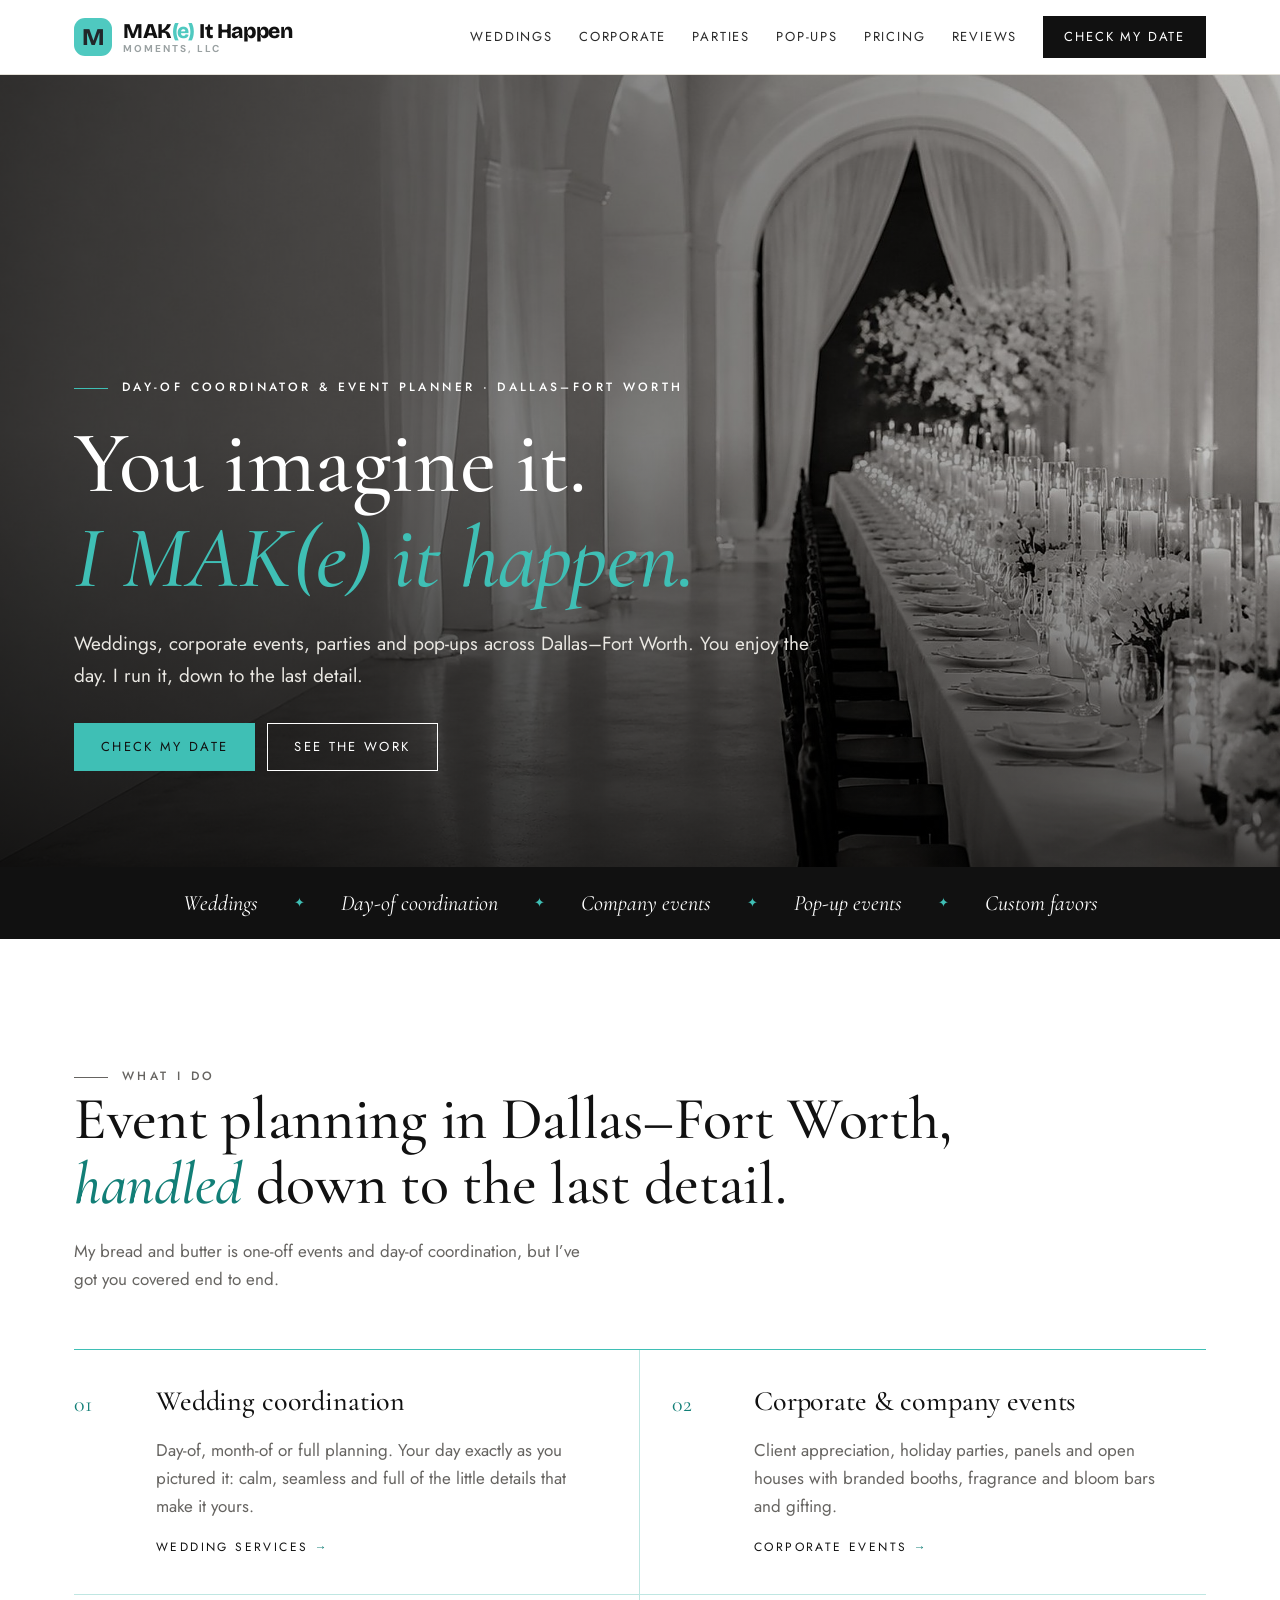
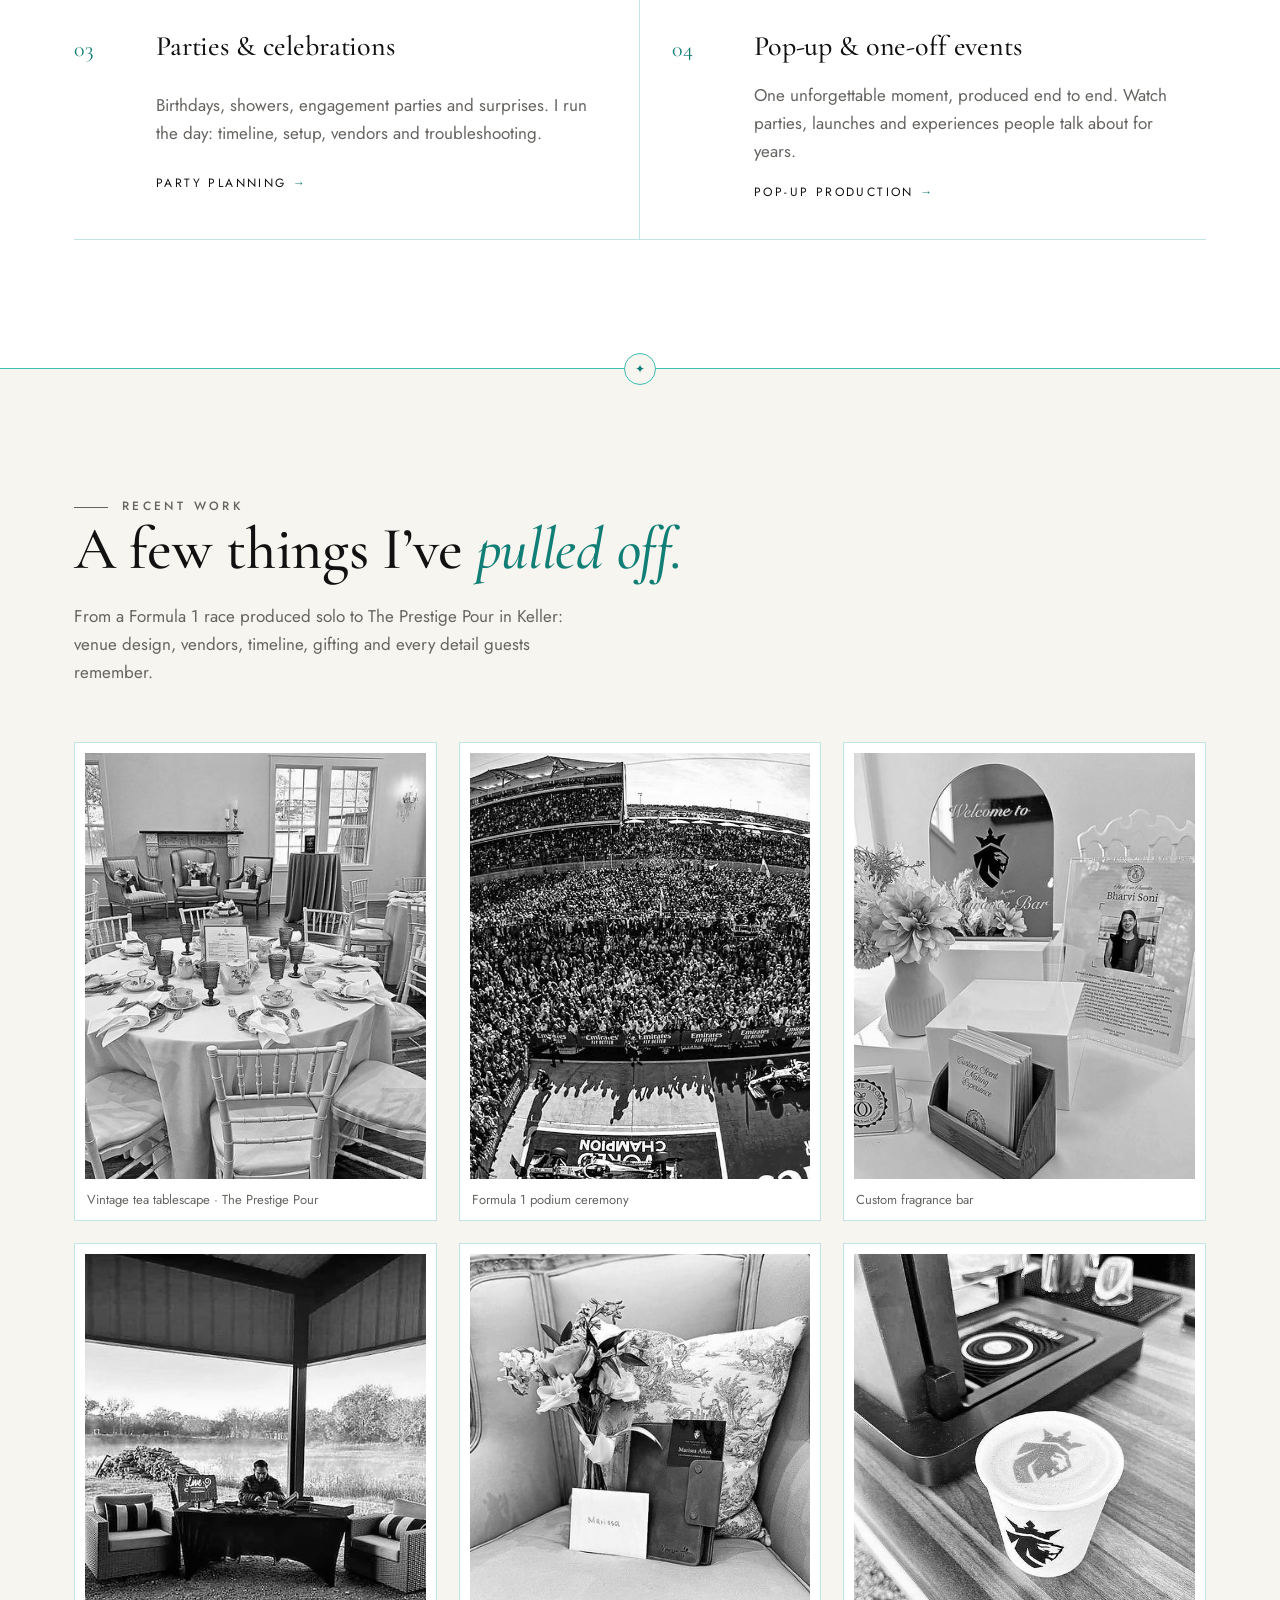
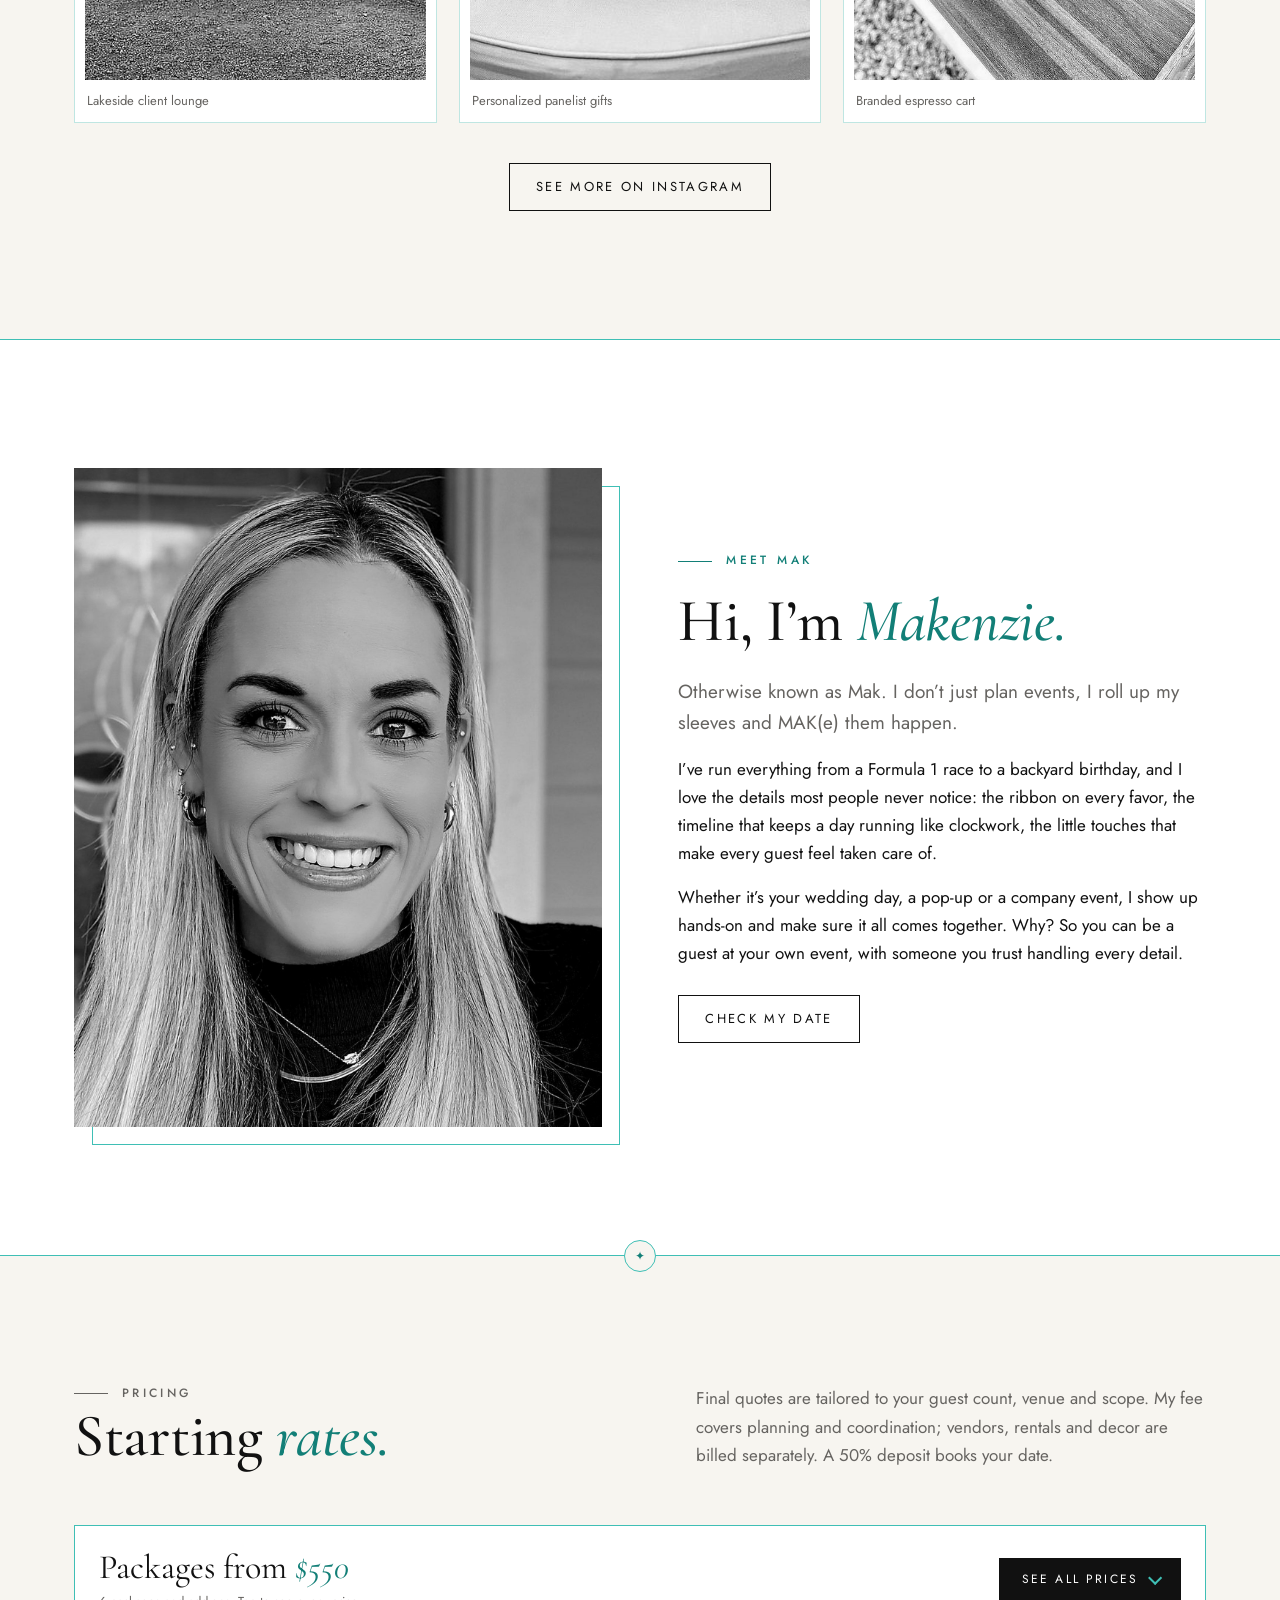
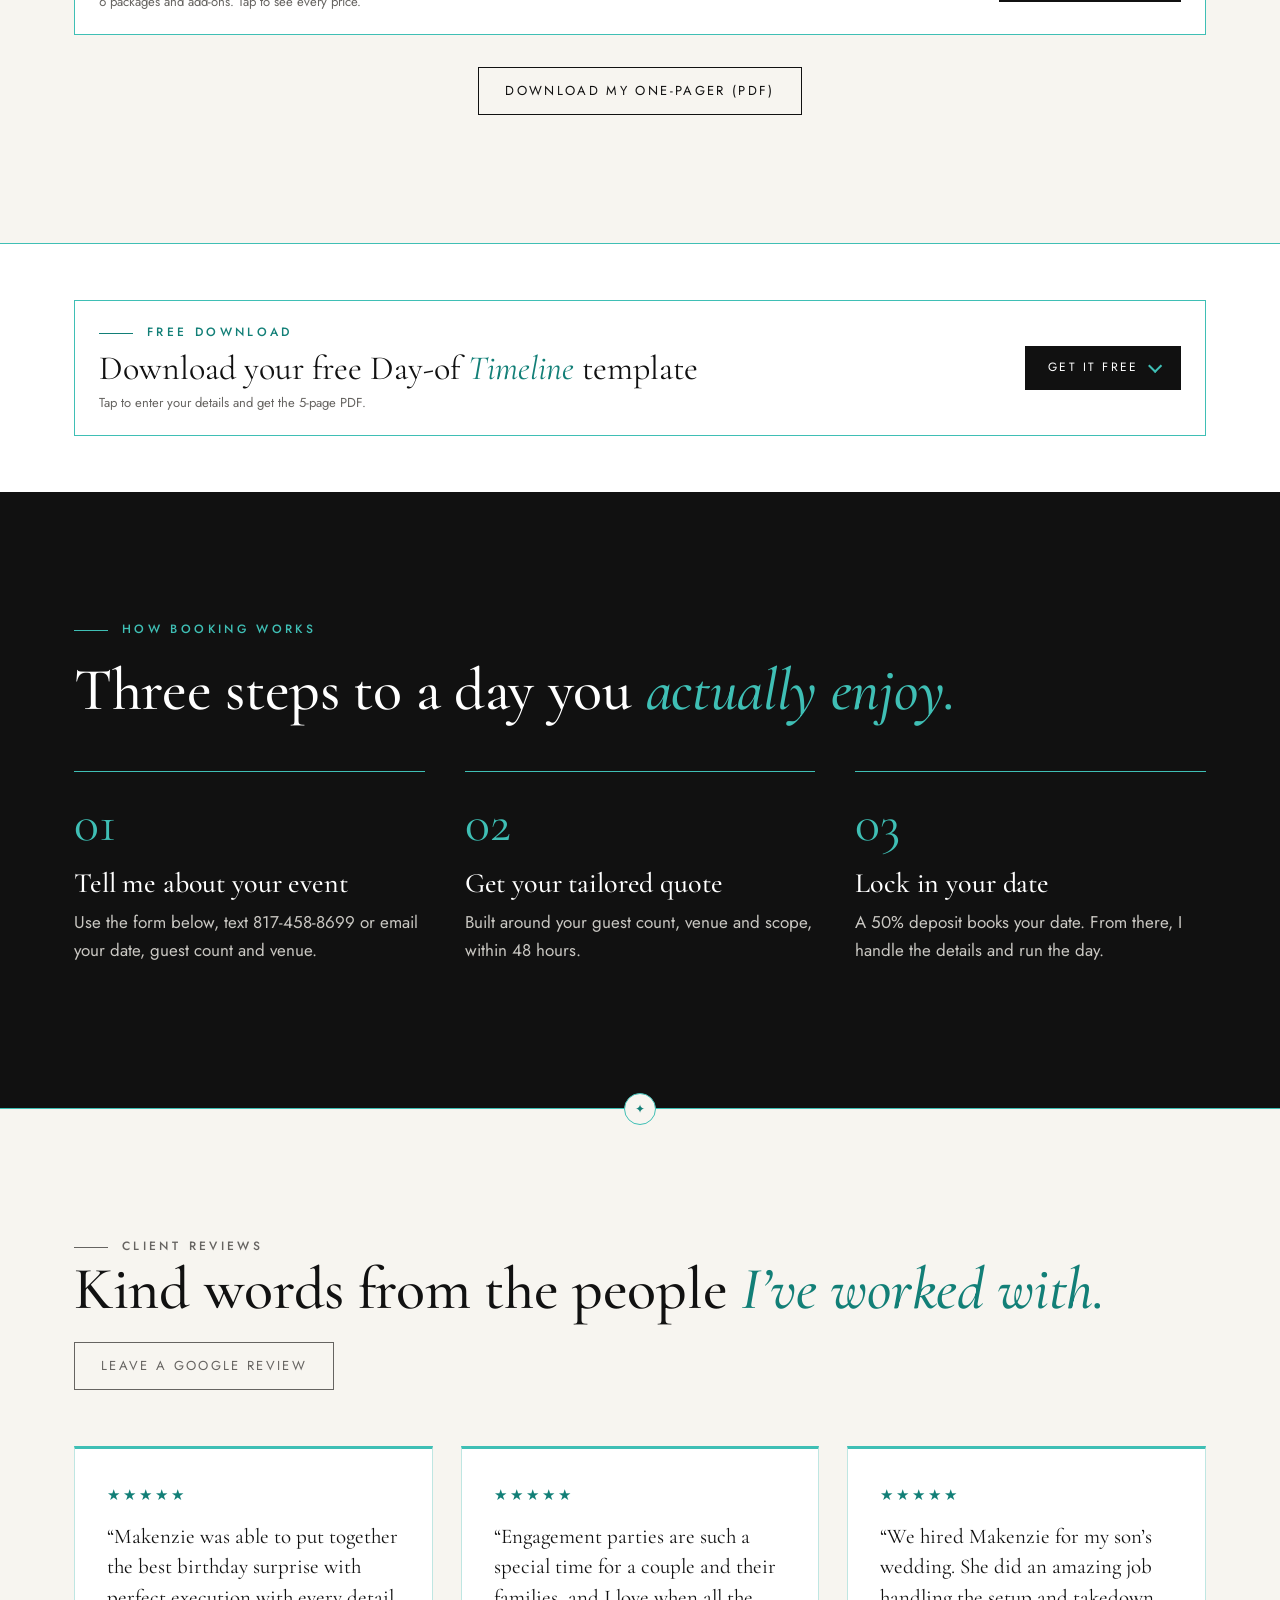
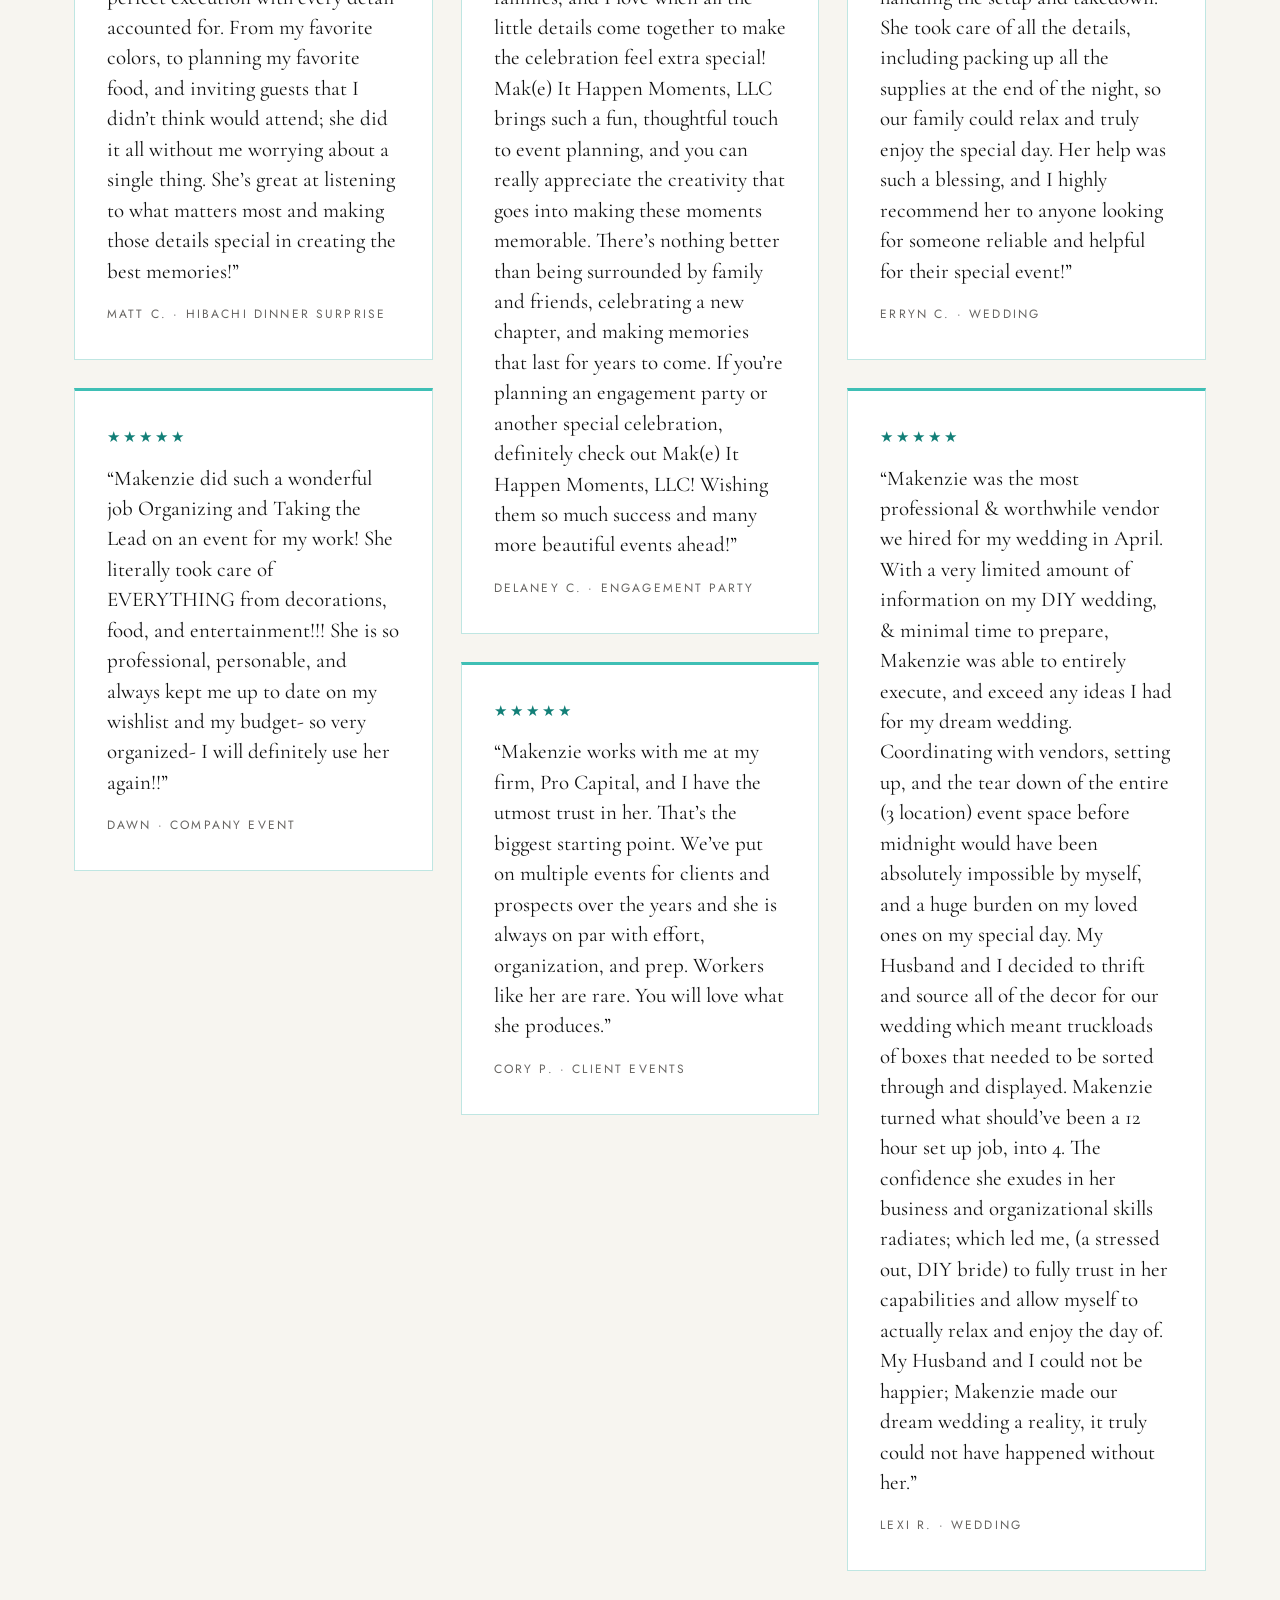
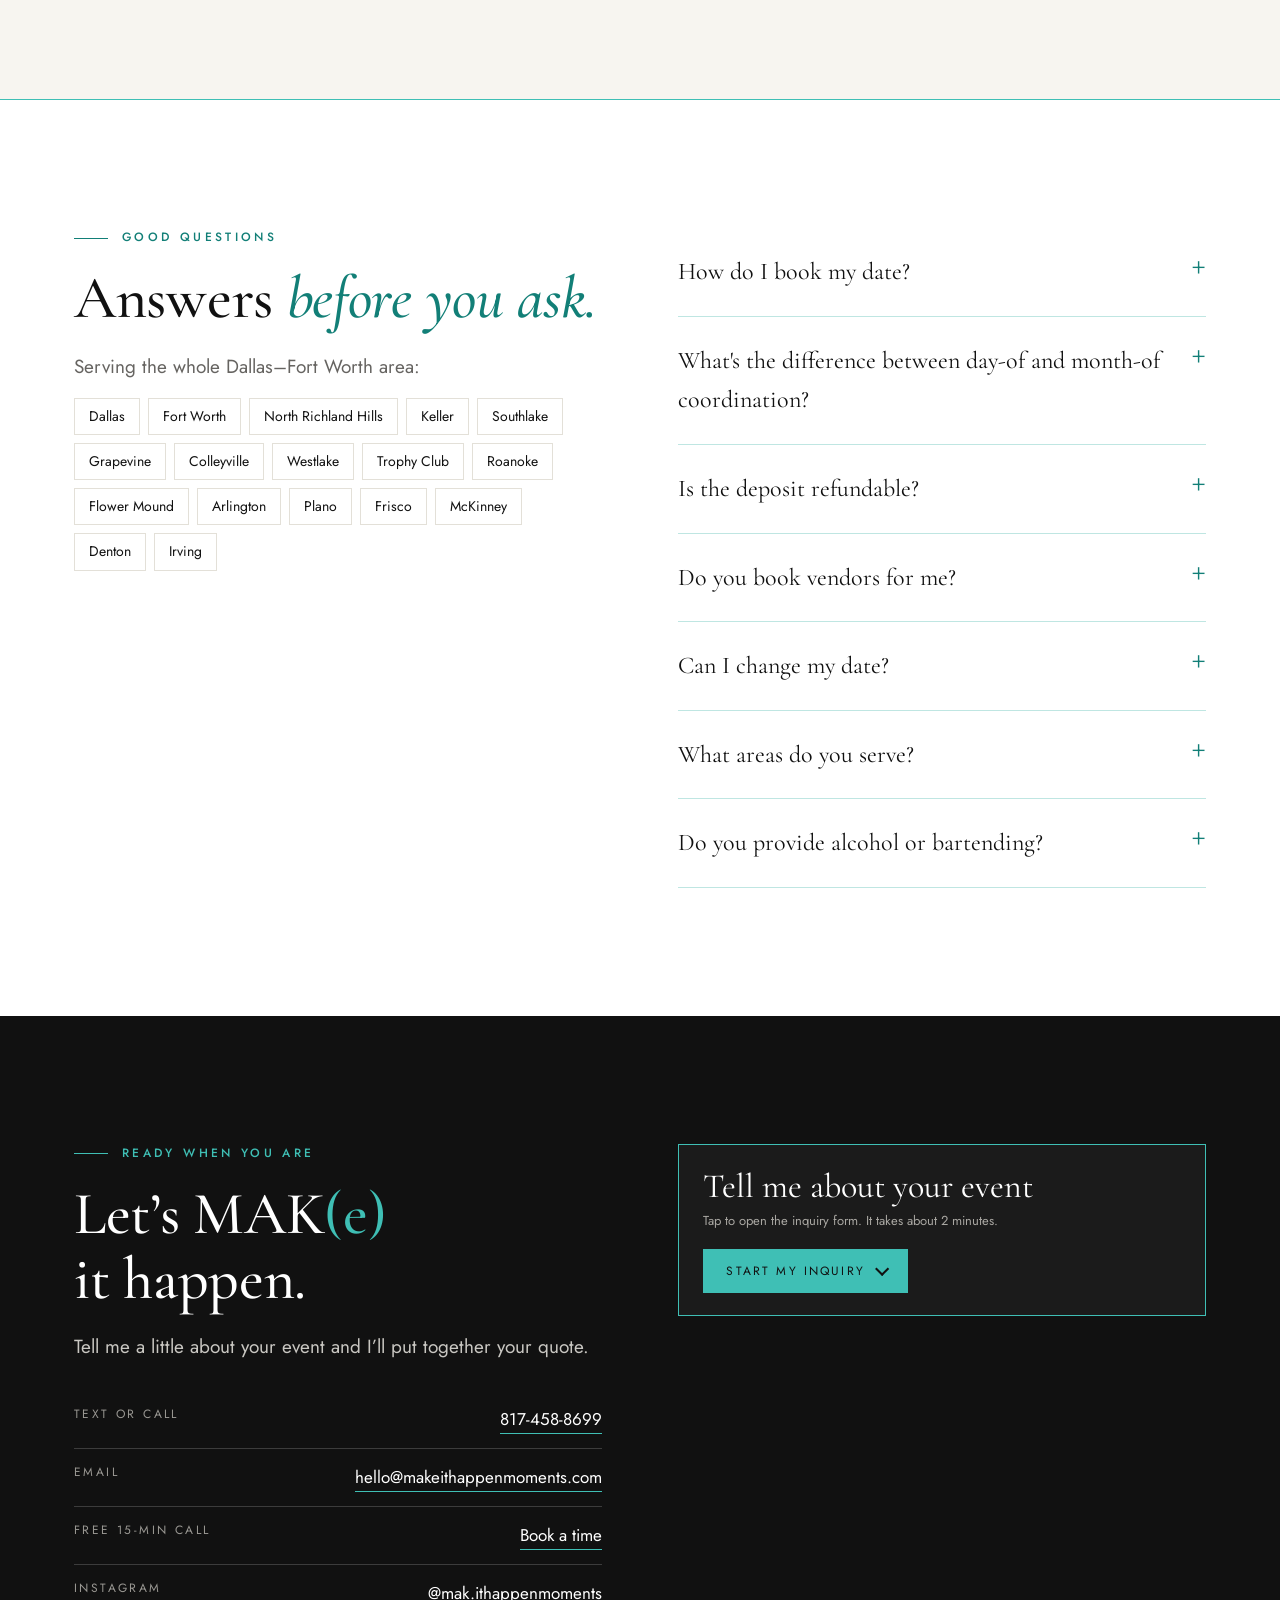
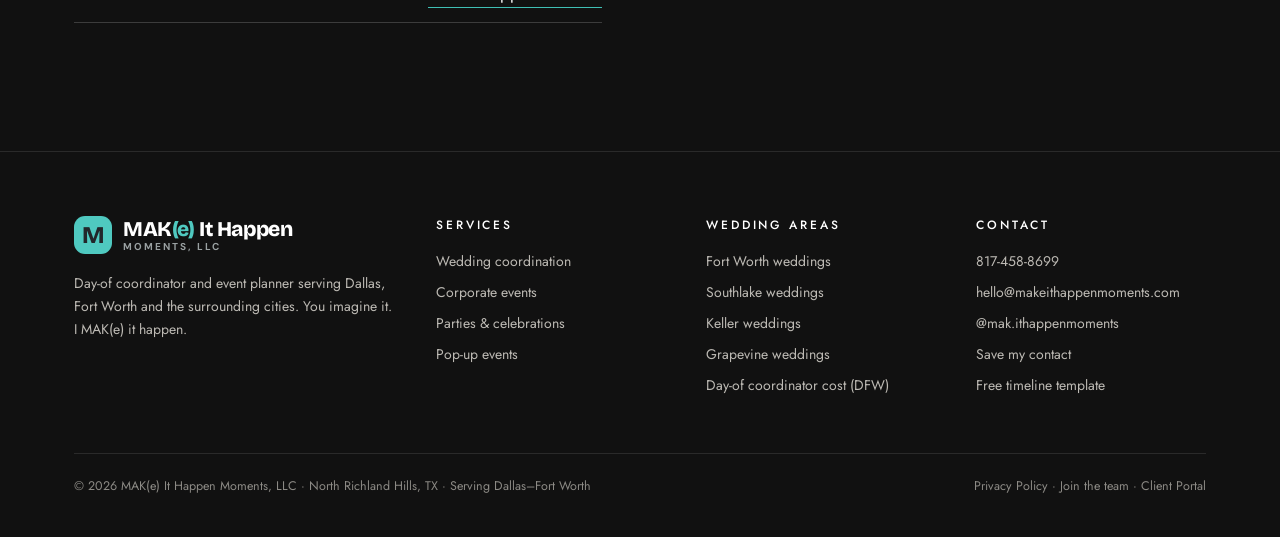
<file: index.html>
<!doctype html>
<html lang="en">
<head>
<meta charset="utf-8">
<meta name="viewport" content="width=device-width, initial-scale=1">
<script>/* Old GitHub address: move visitors to makeithappenmoments.com once that domain answers. */if(location.hostname==="mkahan17.github.io"){var t=location.pathname.replace(/^\/Mak-e-It-Happen-Events-LLC/,"")+location.search+location.hash;fetch("https://makeithappenmoments.com/favicon.png",{mode:"no-cors",cache:"no-store"}).then(function(){location.replace("https://makeithappenmoments.com"+t)}).catch(function(){})}</script>
<title>Event Planner &amp; Day-of Coordinator in Dallas–Fort Worth | MAK(e) It Happen Moments</title>
<meta name="description" content="Dallas–Fort Worth event planner and day-of coordinator for weddings, corporate events, parties and pop-ups. Starting at $550. Check your date with Mak.">
<link rel="canonical" href="https://makeithappenmoments.com/">
<meta property="og:type" content="website">
<meta property="og:site_name" content="MAK(e) It Happen Moments">
<meta property="og:title" content="Event Planner &amp; Day-of Coordinator in Dallas–Fort Worth | MAK(e) It Happen Moments">
<meta property="og:description" content="Dallas–Fort Worth event planner and day-of coordinator for weddings, corporate events, parties and pop-ups. Starting at $550. Check your date with Mak.">
<meta property="og:url" content="https://makeithappenmoments.com/">
<meta property="og:image" content="https://makeithappenmoments.com/og-image.jpg">
<meta name="twitter:card" content="summary_large_image">
<meta name="theme-color" content="#111111">
<link rel="icon" type="image/png" href="favicon.png">
<link rel="apple-touch-icon" href="apple-touch-icon.png">
<link rel="preconnect" href="https://fonts.googleapis.com">
<link rel="preconnect" href="https://fonts.gstatic.com" crossorigin>
<link rel="stylesheet" href="https://fonts.googleapis.com/css2?family=Bricolage+Grotesque:opsz,wght@12..96,800&family=Cormorant+Garamond:ital,wght@0,500;0,600;1,500&family=DM+Sans:wght@700&family=Jost:wght@300;400;500&display=swap">
<link rel="stylesheet" href="styles.css">
<script type="application/ld+json">{"@context": "https://schema.org", "@type": ["LocalBusiness", "ProfessionalService"], "@id": "https://makeithappenmoments.com/#business", "name": "MAK(e) It Happen Moments, LLC", "alternateName": "MAK(e) It Happen Moments", "description": "Day-of coordinator and event planner in Dallas–Fort Worth for weddings, corporate events, parties and pop-up events.", "url": "https://makeithappenmoments.com/", "image": "https://makeithappenmoments.com/og-image.jpg", "logo": "https://makeithappenmoments.com/apple-touch-icon.png", "telephone": "+1-817-458-8699", "email": "hello@makeithappenmoments.com", "priceRange": "$550+", "address": {"@type": "PostalAddress", "addressLocality": "North Richland Hills", "addressRegion": "TX", "addressCountry": "US"}, "areaServed": [{"@type": "City", "name": "Dallas, TX"}, {"@type": "City", "name": "Fort Worth, TX"}, {"@type": "City", "name": "North Richland Hills, TX"}, {"@type": "City", "name": "Keller, TX"}, {"@type": "City", "name": "Southlake, TX"}, {"@type": "City", "name": "Grapevine, TX"}, {"@type": "City", "name": "Colleyville, TX"}, {"@type": "City", "name": "Westlake, TX"}, {"@type": "City", "name": "Trophy Club, TX"}, {"@type": "City", "name": "Roanoke, TX"}, {"@type": "City", "name": "Flower Mound, TX"}, {"@type": "City", "name": "Arlington, TX"}, {"@type": "City", "name": "Plano, TX"}, {"@type": "City", "name": "Frisco, TX"}, {"@type": "City", "name": "McKinney, TX"}, {"@type": "City", "name": "Denton, TX"}, {"@type": "City", "name": "Irving, TX"}], "founder": {"@type": "Person", "name": "Makenzie Kahan"}, "sameAs": ["https://instagram.com/mak.ithappenmoments"], "knowsAbout": ["Day-of coordination", "Wedding coordination", "Corporate event planning", "Party planning", "Pop-up events"]}</script><script type="application/ld+json">{"@context": "https://schema.org", "@type": "FAQPage", "mainEntity": [{"@type": "Question", "name": "How do I book my date?", "acceptedAnswer": {"@type": "Answer", "text": "Send me your details with the form, by text or by email. I'll send a tailored quote, and a signed agreement plus a 50% deposit locks in your date. The balance is due 14 days before your event."}}, {"@type": "Question", "name": "What's the difference between day-of and month-of coordination?", "acceptedAnswer": {"@type": "Answer", "text": "Day-of: you've done the planning, and I take over about a week out to confirm details and run your event day. Month-of: I step in 4 to 6 weeks out to finalize logistics, confirm every vendor, build the timeline and own the run of show."}}, {"@type": "Question", "name": "Is the deposit refundable?", "acceptedAnswer": {"@type": "Answer", "text": "The deposit holds your date and is non-refundable, because I turn away other events to keep it for you. If I'm ever unable to be there, I'll provide a qualified coordinator you approve, or refund everything you've paid."}}, {"@type": "Question", "name": "Do you book vendors for me?", "acceptedAnswer": {"@type": "Answer", "text": "I'm happy to recommend vendors I trust, and with vendor sourcing and booking I'll find and book them for you. You sign with and pay each vendor directly, so you always know exactly what you're paying."}}, {"@type": "Question", "name": "Can I change my date?", "acceptedAnswer": {"@type": "Answer", "text": "Yes. You can move your date once at no charge if you ask more than 30 days before the event and the new date is within 12 months and open on my calendar. Your payments move with you."}}, {"@type": "Question", "name": "What areas do you serve?", "acceptedAnswer": {"@type": "Answer", "text": "All of Dallas–Fort Worth, including Dallas, Fort Worth, Keller, Southlake, Grapevine, Frisco, Plano and Arlington. Travel within DFW is included. Events more than 60 miles out add a travel fee."}}, {"@type": "Question", "name": "Do you provide alcohol or bartending?", "acceptedAnswer": {"@type": "Answer", "text": "I don't serve or provide alcohol. Your caterer or venue's licensed, insured bartender handles that, and I'll coordinate them with the rest of your timeline."}}]}</script>
</head>
<body>
<header class="top"><div class="wrap">
  <a class="logo" href="/" aria-label="MAK(e) It Happen Moments home"><span class="logo-m">M</span><span class="logo-txt"><b>MAK<span class="e">(e)</span> It Happen</b><small>MOMENTS, LLC</small></span></a>
  <button class="menu-btn" aria-label="Menu" aria-expanded="false" aria-controls="nav"><span></span><span></span></button>
  <nav class="nav" id="nav" aria-label="Main"><a href="/weddings">Weddings</a><a href="/corporate-events">Corporate</a><a href="/parties">Parties</a><a href="/pop-up-events">Pop-ups</a><a href="/#pricing">Pricing</a><a href="/#reviews">Reviews</a><a class="btn" href="/#inquire">Check my date</a></nav>
</div></header>
<main>
<section class="hero"><img src="img/hero-b.jpg" alt="Candlelit reception table under white arches" fetchpriority="high">
<div class="wrap"><p class="eyebrow">Day-of coordinator &amp; event planner · Dallas–Fort Worth</p>
<h1>You imagine it.<br><em>I MAK(e) it happen.</em></h1>
<p class="lead">Weddings, corporate events, parties and pop-ups across Dallas–Fort Worth. You enjoy the day. I run it, down to the last detail.</p>
<div class="cta-row"><a class="btn tq" href="#inquire">Check my date</a><a class="btn ghost" href="#work">See the work</a></div></div></section>

<div class="ribbon"><ul><li>Weddings</li><li>Day-of coordination</li><li>Company events</li><li>Pop-up events</li><li>Custom favors</li></ul></div>


<section id="services"><div class="wrap">
  <div class="head"><div><p class="eyebrow">What I do</p><h2>Event planning in Dallas–Fort Worth, <em>handled</em> down to the last detail.</h2></div>
  <p>My bread and butter is one-off events and day-of coordination, but I&rsquo;ve got you covered end to end.</p></div>
  <div class="services">
    <a class="svc" href="/weddings"><span class="n">01</span><h3>Wedding coordination</h3><p>Day-of, month-of or full planning. Your day exactly as you pictured it: calm, seamless and full of the little details that make it yours.</p><span class="more">Wedding services</span></a>
    <a class="svc" href="/corporate-events"><span class="n">02</span><h3>Corporate &amp; company events</h3><p>Client appreciation, holiday parties, panels and open houses with branded booths, fragrance and bloom bars and gifting.</p><span class="more">Corporate events</span></a>
    <a class="svc" href="/parties"><span class="n">03</span><h3>Parties &amp; celebrations</h3><p>Birthdays, showers, engagement parties and surprises. I run the day: timeline, setup, vendors and troubleshooting.</p><span class="more">Party planning</span></a>
    <a class="svc" href="/pop-up-events"><span class="n">04</span><h3>Pop-up &amp; one-off events</h3><p>One unforgettable moment, produced end to end. Watch parties, launches and experiences people talk about for years.</p><span class="more">Pop-up production</span></a>
  </div>
</div></section>

<section class="ivory" id="work"><div class="wrap">
  <div class="head"><div><p class="eyebrow">Recent work</p><h2>A few things I&rsquo;ve <em>pulled off.</em></h2></div>
  <p>From a Formula 1 race produced solo to The Prestige Pour in Keller: venue design, vendors, timeline, gifting and every detail guests remember.</p></div>
  <div class="grid6"><figure><img src="img/t/vintage-tea-tablescape.jpg" data-full="img/vintage-tea-tablescape.jpg" alt="Vintage tea tablescape · The Prestige Pour" loading="lazy"><figcaption>Vintage tea tablescape · The Prestige Pour</figcaption></figure><figure><img src="img/t/podium-moment-packed-grandstands.jpg" data-full="img/podium-moment-packed-grandstands.jpg" alt="Formula 1 podium ceremony" loading="lazy"><figcaption>Formula 1 podium ceremony</figcaption></figure><figure><img src="img/t/custom-fragrance-bar.jpg" data-full="img/custom-fragrance-bar.jpg" alt="Custom fragrance bar" loading="lazy"><figcaption>Custom fragrance bar</figcaption></figure><figure><img src="img/t/live-cigar-roller-lounge-at-sunrise.jpg" data-full="img/live-cigar-roller-lounge-at-sunrise.jpg" alt="Lakeside client lounge" loading="lazy"><figcaption>Lakeside client lounge</figcaption></figure><figure><img src="img/t/personalized-panelist-gifts.jpg" data-full="img/personalized-panelist-gifts.jpg" alt="Personalized panelist gifts" loading="lazy"><figcaption>Personalized panelist gifts</figcaption></figure><figure><img src="img/t/branded-espresso-cart-and-latte-art.jpg" data-full="img/branded-espresso-cart-and-latte-art.jpg" alt="Branded espresso cart" loading="lazy"><figcaption>Branded espresso cart</figcaption></figure></div>
  <p style="text-align:center;margin:40px 0 0"><a class="btn ghost on-light" href="https://instagram.com/mak.ithappenmoments" rel="noopener">See more on Instagram</a></p>
</div></section>

<section id="about"><div class="wrap split">
  <div class="frame"><img src="img/makenzie-mak-kahan.jpg" alt="Makenzie (Mak) Kahan, event planner in Dallas–Fort Worth" loading="lazy"></div>
  <div><p class="eyebrow">Meet Mak</p><h2>Hi, I&rsquo;m <em>Makenzie.</em></h2>
  <p class="lead" style="margin-top:22px">Otherwise known as Mak. I don&rsquo;t just plan events, I roll up my sleeves and MAK(e) them happen.</p>
  <p>I&rsquo;ve run everything from a Formula 1 race to a backyard birthday, and I love the details most people never notice: the ribbon on every favor, the timeline that keeps a day running like clockwork, the little touches that make every guest feel taken care of.</p>
  <p>Whether it&rsquo;s your wedding day, a pop-up or a company event, I show up hands-on and make sure it all comes together. Why? So you can be a guest at your own event, with someone you trust handling every detail.</p>
  <a class="btn ghost on-light" href="#inquire" style="margin-top:12px">Check my date</a></div>
</div></section>

<section class="ivory" id="pricing"><div class="wrap">
  <div class="head"><div><p class="eyebrow">Pricing</p><h2>Starting <em>rates.</em></h2></div>
  <p>Final quotes are tailored to your guest count, venue and scope. My fee covers planning and coordination; vendors, rentals and decor are billed separately. A 50% deposit books your date.</p></div>
  <details class="drop">
    <summary><span><span class="drop-title">Packages from <em>$550</em></span><span class="drop-hint">6 packages and add-ons. Tap to see every price.</span></span><span class="drop-btn">See all prices</span></summary>
    <div class="drop-body">
      <div class="price-list"><div class="price-row"><h3><a href="/parties" style="text-decoration:none">Day-of coordination: events</a></h3><div class="amt">$550<small>starting at</small></div><p>Run-of-show timeline, setup, vendor wrangling and troubleshooting. Up to 8 hours on site.</p></div><div class="price-row"><h3><a href="/weddings" style="text-decoration:none">Day-of coordination: weddings</a></h3><div class="amt">$1,000<small>starting at</small></div><p>I take over about a week out, confirm every vendor, build the minute-by-minute timeline and run the day. Up to 12 hours on site.</p></div><div class="price-row"><h3><a href="/corporate-events" style="text-decoration:none">Corporate &amp; company events</a></h3><div class="amt">$1,200<small>starting at</small></div><p>Branded activations, fragrance and bloom bars, hospitality and the guest experience.</p></div><div class="price-row"><h3><a href="/weddings" style="text-decoration:none">Month-of coordination</a></h3><div class="amt">$1,500<small>starting at</small></div><p>I step in 4–6 weeks out to finalize logistics, confirm vendors, build the timeline and own the run of show.</p></div><div class="price-row"><h3><a href="/pop-up-events" style="text-decoration:none">Pop-up &amp; one-off production</a></h3><div class="amt">$2,000<small>starting at</small></div><p>Full production of one standout event: concept, vendors, setup and running it.</p></div><div class="price-row"><h3><a href="/weddings" style="text-decoration:none">Full planning &amp; design</a></h3><div class="amt">$3,500<small>starting at</small></div><p>Concept to cleanup: design, budget, vendor sourcing and management start to finish. Or 15% of the event budget, whichever is higher.</p></div></div>
      <div class="addons"><div><span>Extra on-site hours</span><b>$75/hr</b></div><div><span>Hourly consulting &amp; planning</span><b>$75/hr</b></div><div><span>Additional on-site coordinator</span><b>$250/event</b></div><div><span>Vendor sourcing &amp; booking</span><b>$300</b></div><div><span>Rehearsal management</span><b>$250</b></div><div><span>Rush booking (under 30 days)</span><b>+15%</b></div></div>
      <p class="note">Travel within DFW included · events 60+ miles out add a travel fee · rush bookings under 30 days add 15%.</p>
    </div>
  </details>
  <p style="text-align:center;margin:32px 0 0"><a class="btn ghost on-light" href="one-pager.pdf" download="MAK-e-It-Happen-Moments-One-Pager.pdf">Download my one-pager (PDF)</a></p>
</div></section>

<section id="free-timeline" class="slim"><div class="wrap">
  <details class="drop">
    <summary><span><span class="eyebrow" style="margin:0 0 6px">Free download</span><span class="drop-title">Download your free Day-of <em>Timeline</em> template</span><span class="drop-hint">Tap to enter your details and get the 5-page PDF.</span></span><span class="drop-btn">Get it free</span></summary>
    <div class="drop-body">
      <p class="lead" style="margin:0 0 22px">A 5-page fillable planner: a minute-by-minute timeline from getting ready to send-off, processional order, family photo list, music cues, vendor contacts and a day-of emergency kit. Enter your details and the download appears right away.</p>
      <form class="form light" id="guide-form" novalidate>
        <input class="hp" type="text" name="botcheck" tabindex="-1" autocomplete="off" aria-hidden="true">
        <label>Your name *<input name="gname" id="gname" autocomplete="name" required></label>
        <label>Email *<input name="gemail" id="gemail" type="email" autocomplete="email" required></label>
        <label>Phone<input name="gphone" id="gphone" type="tel" autocomplete="tel"></label>
        <label>Event type<select name="gtype" id="gtype"><option value="">Choose one</option><option>Wedding</option><option>Corporate or company event</option><option>Party or celebration</option><option>Pop-up or one-off event</option><option>Something else</option></select></label>
        <label class="full">Event date<input name="gdate" id="gdate" type="date"></label>
        <label class="consent full"><input type="checkbox" name="gconsent" id="gconsent"> <span>I agree to the <a href="privacy-policy.pdf">Privacy Policy</a> and that Mak may contact me about my event.</span></label>
        <div class="full"><button class="btn" type="submit">Send me the template</button><p class="status" id="guide-status" role="status" aria-live="polite"></p>
        <p id="guide-download" hidden><a class="btn tq" href="day-of-timeline-template.pdf" download>Download the template (PDF)</a></p></div>
      </form>
    </div>
  </details>
</div></section>

<section class="dark"><div class="wrap">
  <p class="eyebrow">How booking works</p><h2 style="margin-bottom:48px">Three steps to a day you <em>actually enjoy.</em></h2>
  <ol class="steps">
    <li><h3>Tell me about your event</h3><p>Use the form below, text 817-458-8699 or email your date, guest count and venue.</p></li>
    <li><h3>Get your tailored quote</h3><p>Built around your guest count, venue and scope, within 48 hours.</p></li>
    <li><h3>Lock in your date</h3><p>A 50% deposit books your date. From there, I handle the details and run the day.</p></li>
  </ol>
</div></section>

<section class="ivory" id="reviews"><div class="wrap">
  <div class="head"><div><p class="eyebrow">Client reviews</p><h2>Kind words from the people <em>I&rsquo;ve worked with.</em></h2></div>
  <p><a class="btn ghost on-light" href="https://g.page/r/CY07g4Axvu8hEBM/review" rel="noopener">Leave a Google review</a></p></div>
  <div class="reviews"><figure class="review"><div class="stars" role="img" aria-label="5 out of 5 stars">★★★★★</div><blockquote>&ldquo;Makenzie was able to put together the best birthday surprise with perfect execution with every detail accounted for. From my favorite colors, to planning my favorite food, and inviting guests that I didn’t think would attend; she did it all without me worrying about a single thing. She’s great at listening to what matters most and making those details special in creating the best memories!&rdquo;</blockquote><figcaption>Matt C. · Hibachi dinner surprise</figcaption></figure><figure class="review"><div class="stars" role="img" aria-label="5 out of 5 stars">★★★★★</div><blockquote>&ldquo;Makenzie did such a wonderful job Organizing and Taking the Lead on an event for my work! She literally took care of EVERYTHING from decorations, food, and entertainment!!! She is so professional, personable, and always kept me up to date on my wishlist and my budget- so very organized- I will definitely use her again!!&rdquo;</blockquote><figcaption>Dawn · Company event</figcaption></figure><figure class="review"><div class="stars" role="img" aria-label="5 out of 5 stars">★★★★★</div><blockquote>&ldquo;Engagement parties are such a special time for a couple and their families, and I love when all the little details come together to make the celebration feel extra special! Mak(e) It Happen Moments, LLC brings such a fun, thoughtful touch to event planning, and you can really appreciate the creativity that goes into making these moments memorable. There’s nothing better than being surrounded by family and friends, celebrating a new chapter, and making memories that last for years to come. If you’re planning an engagement party or another special celebration, definitely check out Mak(e) It Happen Moments, LLC! Wishing them so much success and many more beautiful events ahead!&rdquo;</blockquote><figcaption>Delaney C. · Engagement party</figcaption></figure><figure class="review"><div class="stars" role="img" aria-label="5 out of 5 stars">★★★★★</div><blockquote>&ldquo;Makenzie works with me at my firm, Pro Capital, and I have the utmost trust in her. That’s the biggest starting point. We’ve put on multiple events for clients and prospects over the years and she is always on par with effort, organization, and prep. Workers like her are rare. You will love what she produces.&rdquo;</blockquote><figcaption>Cory P. · Client events</figcaption></figure><figure class="review"><div class="stars" role="img" aria-label="5 out of 5 stars">★★★★★</div><blockquote>&ldquo;We hired Makenzie for my son’s wedding. She did an amazing job handling the setup and takedown. She took care of all the details, including packing up all the supplies at the end of the night, so our family could relax and truly enjoy the special day. Her help was such a blessing, and I highly recommend her to anyone looking for someone reliable and helpful for their special event!&rdquo;</blockquote><figcaption>Erryn C. · Wedding</figcaption></figure><figure class="review"><div class="stars" role="img" aria-label="5 out of 5 stars">★★★★★</div><blockquote>&ldquo;Makenzie was the most professional &amp; worthwhile vendor we hired for my wedding in April. With a very limited amount of information on my DIY wedding, &amp; minimal time to prepare, Makenzie was able to entirely execute, and exceed any ideas I had for my dream wedding. Coordinating with vendors, setting up, and the tear down of the entire (3 location) event space before midnight would have been absolutely impossible by myself, and a huge burden on my loved ones on my special day. My Husband and I decided to thrift and source all of the decor for our wedding which meant truckloads of boxes that needed to be sorted through and displayed. Makenzie turned what should’ve been a 12 hour set up job, into 4. The confidence she exudes in her business and organizational skills radiates; which led me, (a stressed out, DIY bride) to fully trust in her capabilities and allow myself to actually relax and enjoy the day of. My Husband and I could not be happier; Makenzie made our dream wedding a reality, it truly could not have happened without her.&rdquo;</blockquote><figcaption>Lexi R. · Wedding</figcaption></figure></div>
</div></section>

<section id="faq"><div class="wrap split" style="align-items:start">
  <div><p class="eyebrow">Good questions</p><h2>Answers <em>before you ask.</em></h2>
  <p class="lead" style="margin-top:20px">Serving the whole Dallas–Fort Worth area:</p><ul class="areas"><li>Dallas</li><li>Fort Worth</li><li>North Richland Hills</li><li>Keller</li><li>Southlake</li><li>Grapevine</li><li>Colleyville</li><li>Westlake</li><li>Trophy Club</li><li>Roanoke</li><li>Flower Mound</li><li>Arlington</li><li>Plano</li><li>Frisco</li><li>McKinney</li><li>Denton</li><li>Irving</li></ul></div>
  <div class="faq"><details><summary>How do I book my date?</summary><p>Send me your details with the form, by text or by email. I&#x27;ll send a tailored quote, and a signed agreement plus a 50% deposit locks in your date. The balance is due 14 days before your event.</p></details><details><summary>What&#x27;s the difference between day-of and month-of coordination?</summary><p>Day-of: you&#x27;ve done the planning, and I take over about a week out to confirm details and run your event day. Month-of: I step in 4 to 6 weeks out to finalize logistics, confirm every vendor, build the timeline and own the run of show.</p></details><details><summary>Is the deposit refundable?</summary><p>The deposit holds your date and is non-refundable, because I turn away other events to keep it for you. If I&#x27;m ever unable to be there, I&#x27;ll provide a qualified coordinator you approve, or refund everything you&#x27;ve paid.</p></details><details><summary>Do you book vendors for me?</summary><p>I&#x27;m happy to recommend vendors I trust, and with vendor sourcing and booking I&#x27;ll find and book them for you. You sign with and pay each vendor directly, so you always know exactly what you&#x27;re paying.</p></details><details><summary>Can I change my date?</summary><p>Yes. You can move your date once at no charge if you ask more than 30 days before the event and the new date is within 12 months and open on my calendar. Your payments move with you.</p></details><details><summary>What areas do you serve?</summary><p>All of Dallas–Fort Worth, including Dallas, Fort Worth, Keller, Southlake, Grapevine, Frisco, Plano and Arlington. Travel within DFW is included. Events more than 60 miles out add a travel fee.</p></details><details><summary>Do you provide alcohol or bartending?</summary><p>I don&#x27;t serve or provide alcohol. Your caterer or venue&#x27;s licensed, insured bartender handles that, and I&#x27;ll coordinate them with the rest of your timeline.</p></details></div>
</div></section>

<section class="dark" id="inquire"><div class="wrap split" style="align-items:start">
  <div><p class="eyebrow">Ready when you are</p><h2>Let&rsquo;s MAK<span class="e">(e)</span> it happen.</h2>
  <p class="lead" style="margin-top:20px">Tell me a little about your event and I&rsquo;ll put together your quote.</p>
  <ul class="contact-list">
    <li><span>Text or call</span><a href="sms:+18174588699">817-458-8699</a></li>
    <li><span>Email</span><a href="mailto:hello@makeithappenmoments.com">hello@makeithappenmoments.com</a></li>
    <li><span>Free 15-min call</span><a href="https://calendar.google.com/calendar/appointments/schedules/AcZssZ3nmdGiS3_OdkQ5Wr7W_3gdbD8kR8ORMGcqXQGPZPwvhzD59j_BwQnw7PRMaL_du3wX9Ova3kJn" rel="noopener">Book a time</a></li>
    <li><span>Instagram</span><a href="https://instagram.com/mak.ithappenmoments" rel="noopener">@mak.ithappenmoments</a></li>
  </ul></div>
  <details class="drop dark-drop">
    <summary><span><span class="drop-title">Tell me about your event</span><span class="drop-hint">Tap to open the inquiry form. It takes about 2 minutes.</span></span><span class="drop-btn">Start my inquiry</span></summary>
    <div class="drop-body"><form class="form" id="inquiry" novalidate>
  <input class="hp" type="text" name="botcheck" tabindex="-1" autocomplete="off" aria-hidden="true">
  <label>Your name *<input name="name" autocomplete="name" required></label>
  <label>Phone *<input name="phone" type="tel" autocomplete="tel" required></label>
  <label>Email *<input name="email" type="email" autocomplete="email" required></label>
  <label>Event type *<select name="type" required><option value="">Choose one</option><option>Wedding</option><option>Day-of coordination</option><option>Corporate or company event</option><option>Party or celebration</option><option>Pop-up or one-off event</option><option>Something else</option></select></label>
  <label>Event date *<input name="date" type="date" required></label>
  <label>Guest count *<input name="guests" inputmode="numeric" required></label>
  <label>City or venue *<input name="venue" required></label>
  <label>Budget *<select name="budget" required><option value="">Choose one</option><option>Under $1,000</option><option>$1,000 to $2,500</option><option>$2,500 to $5,000</option><option>$5,000+</option><option>Not sure yet</option></select></label>
  <label class="full">How did you hear about me?<select name="source"><option value="">Choose one</option><option>Google</option><option>Instagram</option><option>Facebook</option><option>LinkedIn</option><option>A friend</option><option>A venue or vendor</option><option>Other</option></select></label>
  <label class="full">Anything else I should know?<textarea name="notes" rows="3"></textarea></label>
  <label class="consent full"><input type="checkbox" name="consent"> <span>I agree to the <a href="privacy-policy.pdf">Privacy Policy</a> and that Mak may contact me by phone, text or email about my inquiry.</span></label>
  <div class="full"><button class="btn tq" type="submit">Send to Mak</button><p class="status" id="inquiry-status" role="status" aria-live="polite"></p></div>
</form></div>
  </details>
</div></section>
</main>
<footer class="foot"><div class="wrap">
  <div class="cols">
    <div><a class="logo" href="/" aria-label="MAK(e) It Happen Moments home"><span class="logo-m">M</span><span class="logo-txt"><b>MAK<span class="e">(e)</span> It Happen</b><small>MOMENTS, LLC</small></span></a>
      <p style="margin-top:18px;max-width:26em">Day-of coordinator and event planner serving Dallas, Fort Worth and the surrounding cities. You imagine it. I MAK(e) it happen.</p></div>
    <div><h4>Services</h4><ul>
      <li><a href="/weddings">Wedding coordination</a></li><li><a href="/corporate-events">Corporate events</a></li>
      <li><a href="/parties">Parties &amp; celebrations</a></li><li><a href="/pop-up-events">Pop-up events</a></li></ul></div>
    <div><h4>Wedding areas</h4><ul>
      <li><a href="/fort-worth-wedding-coordinator">Fort Worth weddings</a></li><li><a href="/southlake-wedding-coordinator">Southlake weddings</a></li><li><a href="/keller-wedding-coordinator">Keller weddings</a></li><li><a href="/grapevine-wedding-coordinator">Grapevine weddings</a></li><li><a href="/day-of-coordinator-cost-dfw">Day-of coordinator cost (DFW)</a></li></ul></div>
    <div><h4>Contact</h4><ul>
      <li><a href="tel:+18174588699">817-458-8699</a></li><li><a href="mailto:hello@makeithappenmoments.com">hello@makeithappenmoments.com</a></li>
      <li><a href="https://instagram.com/mak.ithappenmoments" rel="noopener">@mak.ithappenmoments</a></li><li><a href="mak.vcf">Save my contact</a></li><li><a href="/#free-timeline">Free timeline template</a></li></ul></div>
  </div>
  <div class="legal"><span>© 2026 MAK(e) It Happen Moments, LLC · North Richland Hills, TX · Serving Dallas–Fort Worth</span>
    <span><a href="privacy-policy.pdf">Privacy Policy</a> · <a href="/join">Join the team</a> · <a href="portal/">Client Portal</a></span></div>
</div></footer>
<script src="site.js" defer></script>
</body>
</html>
</file>
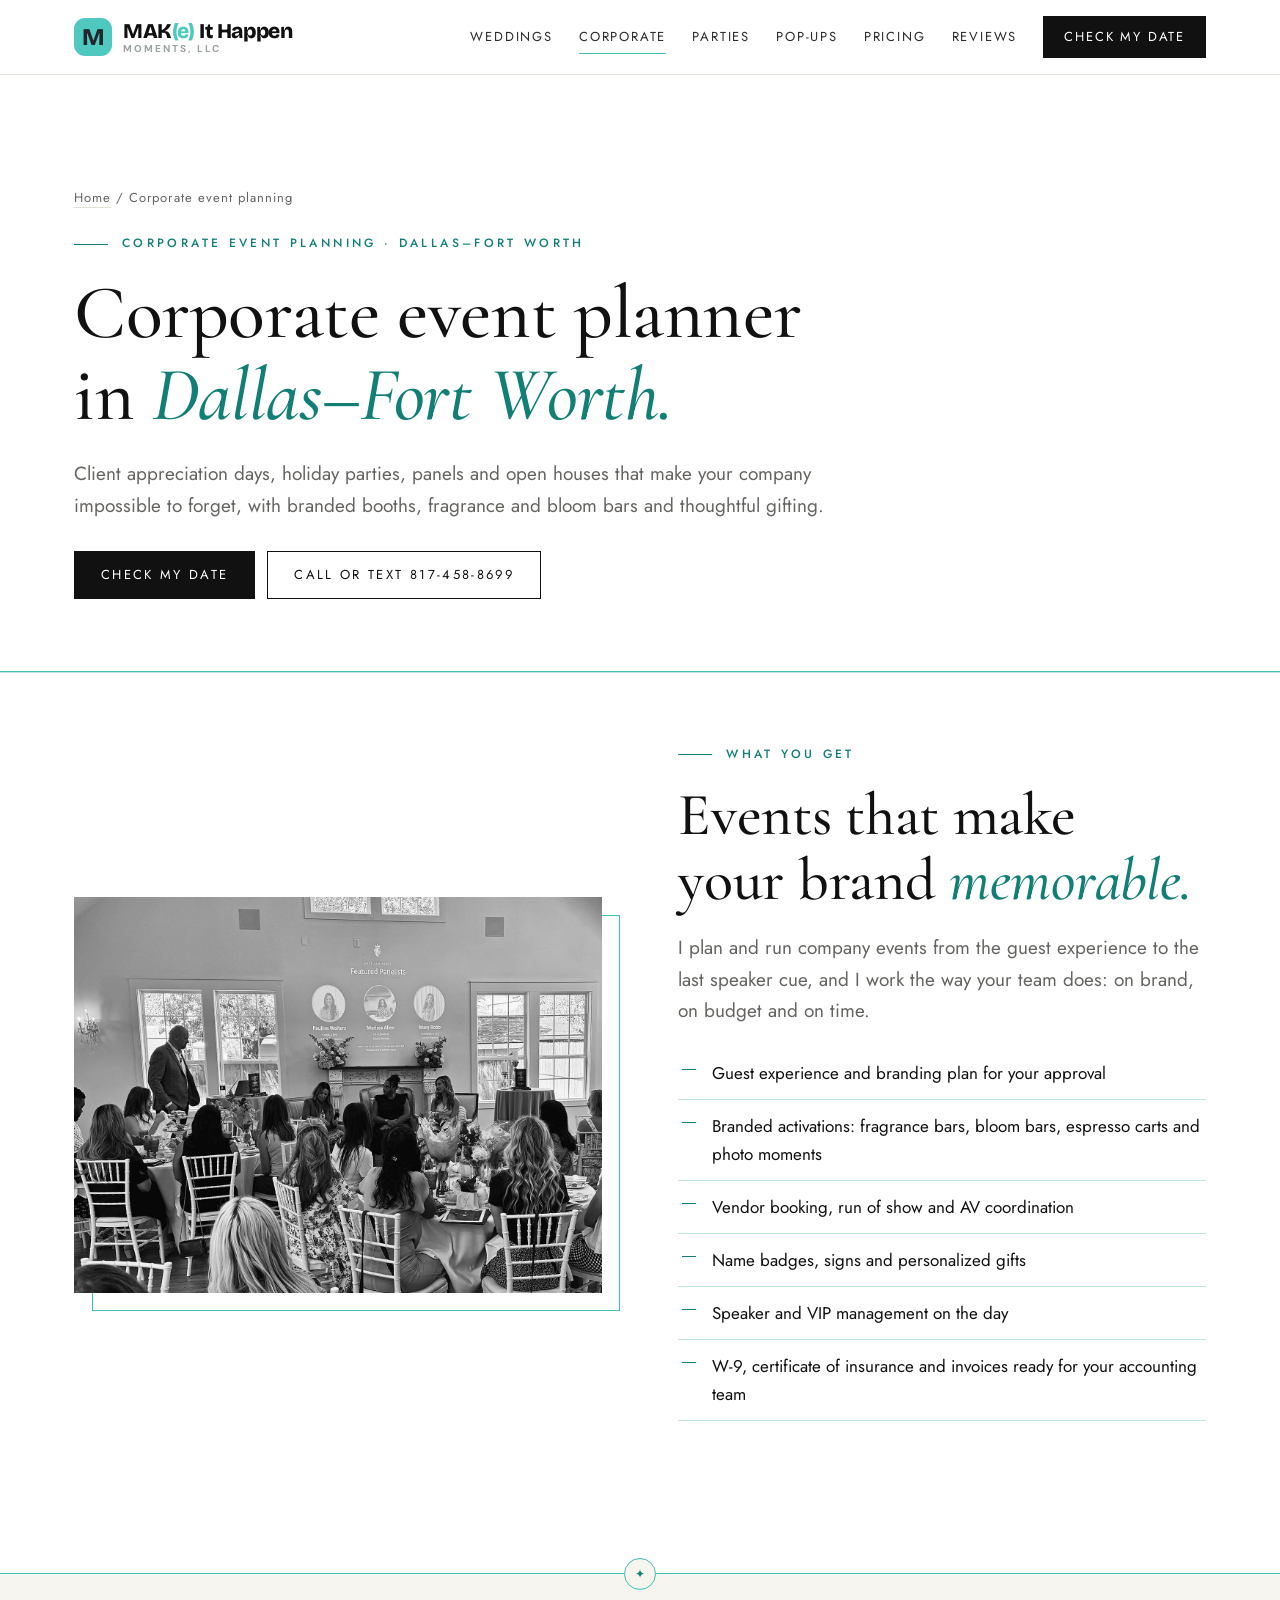
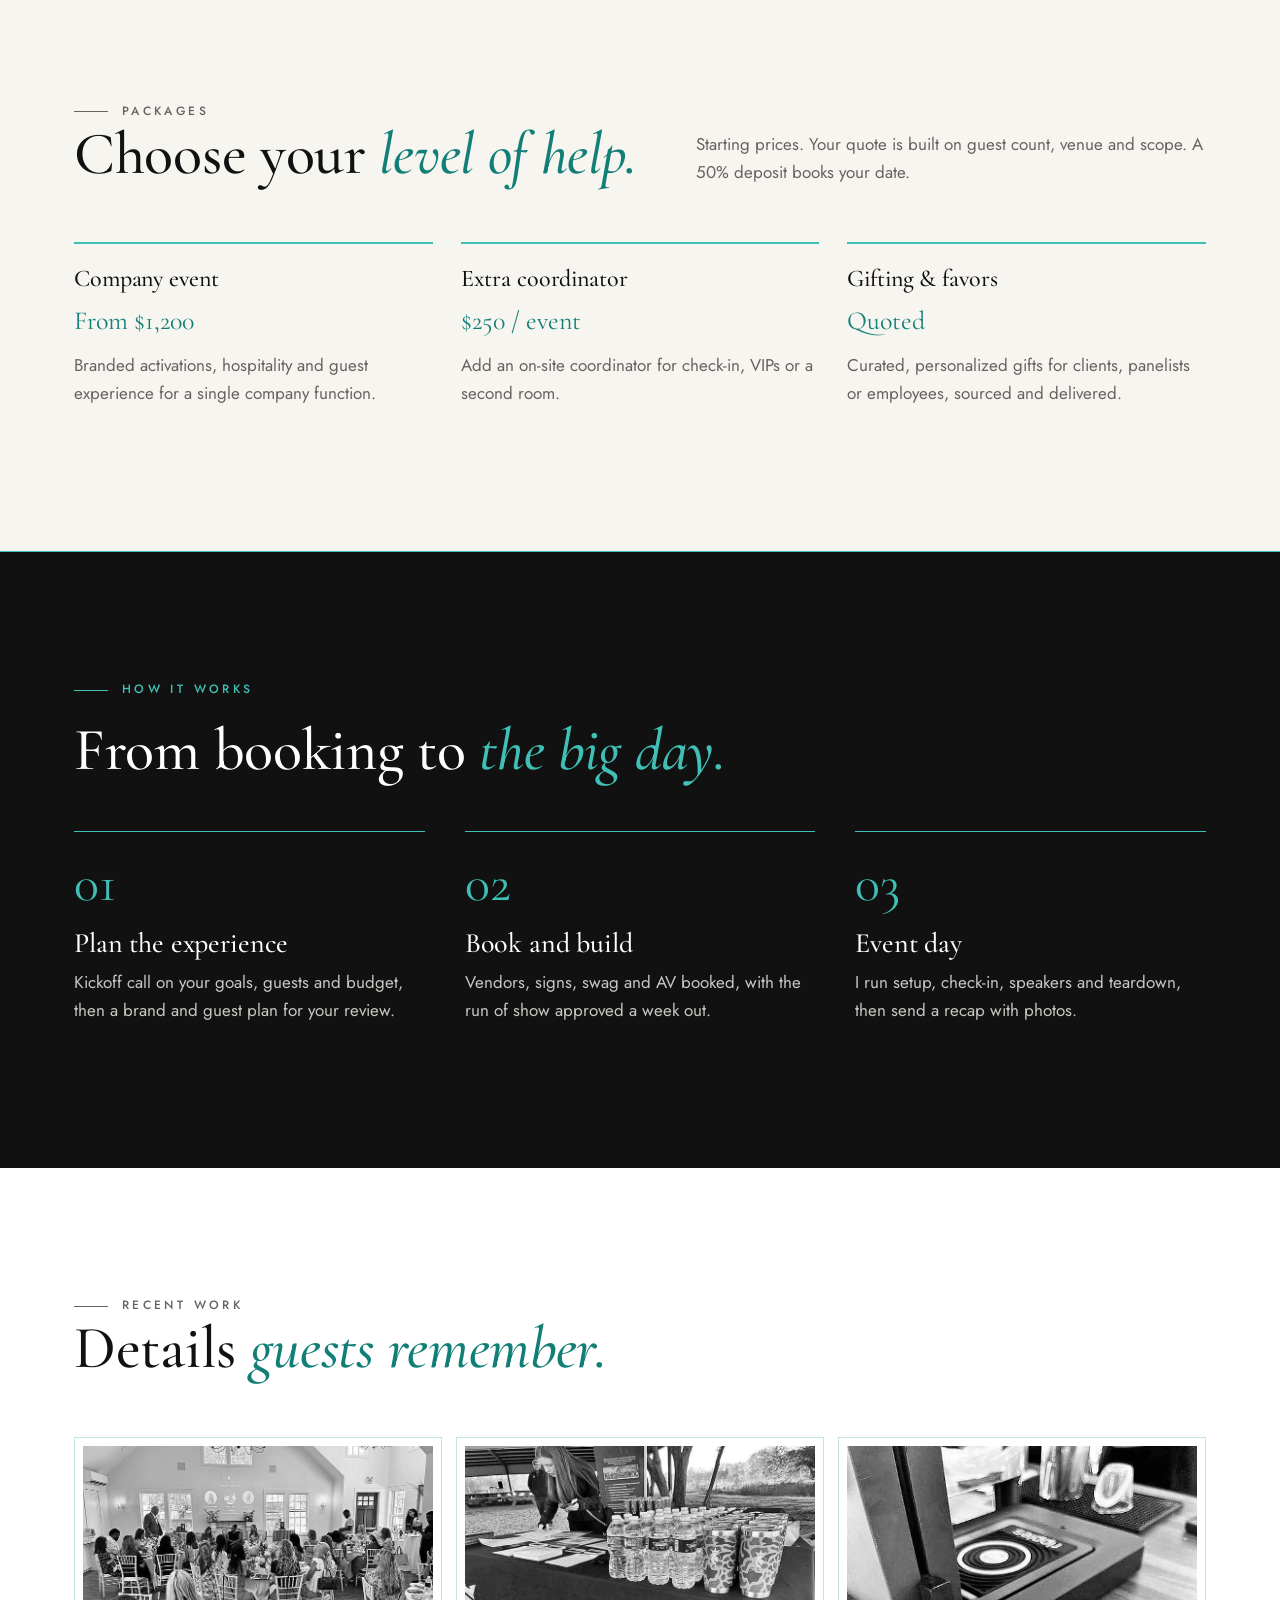
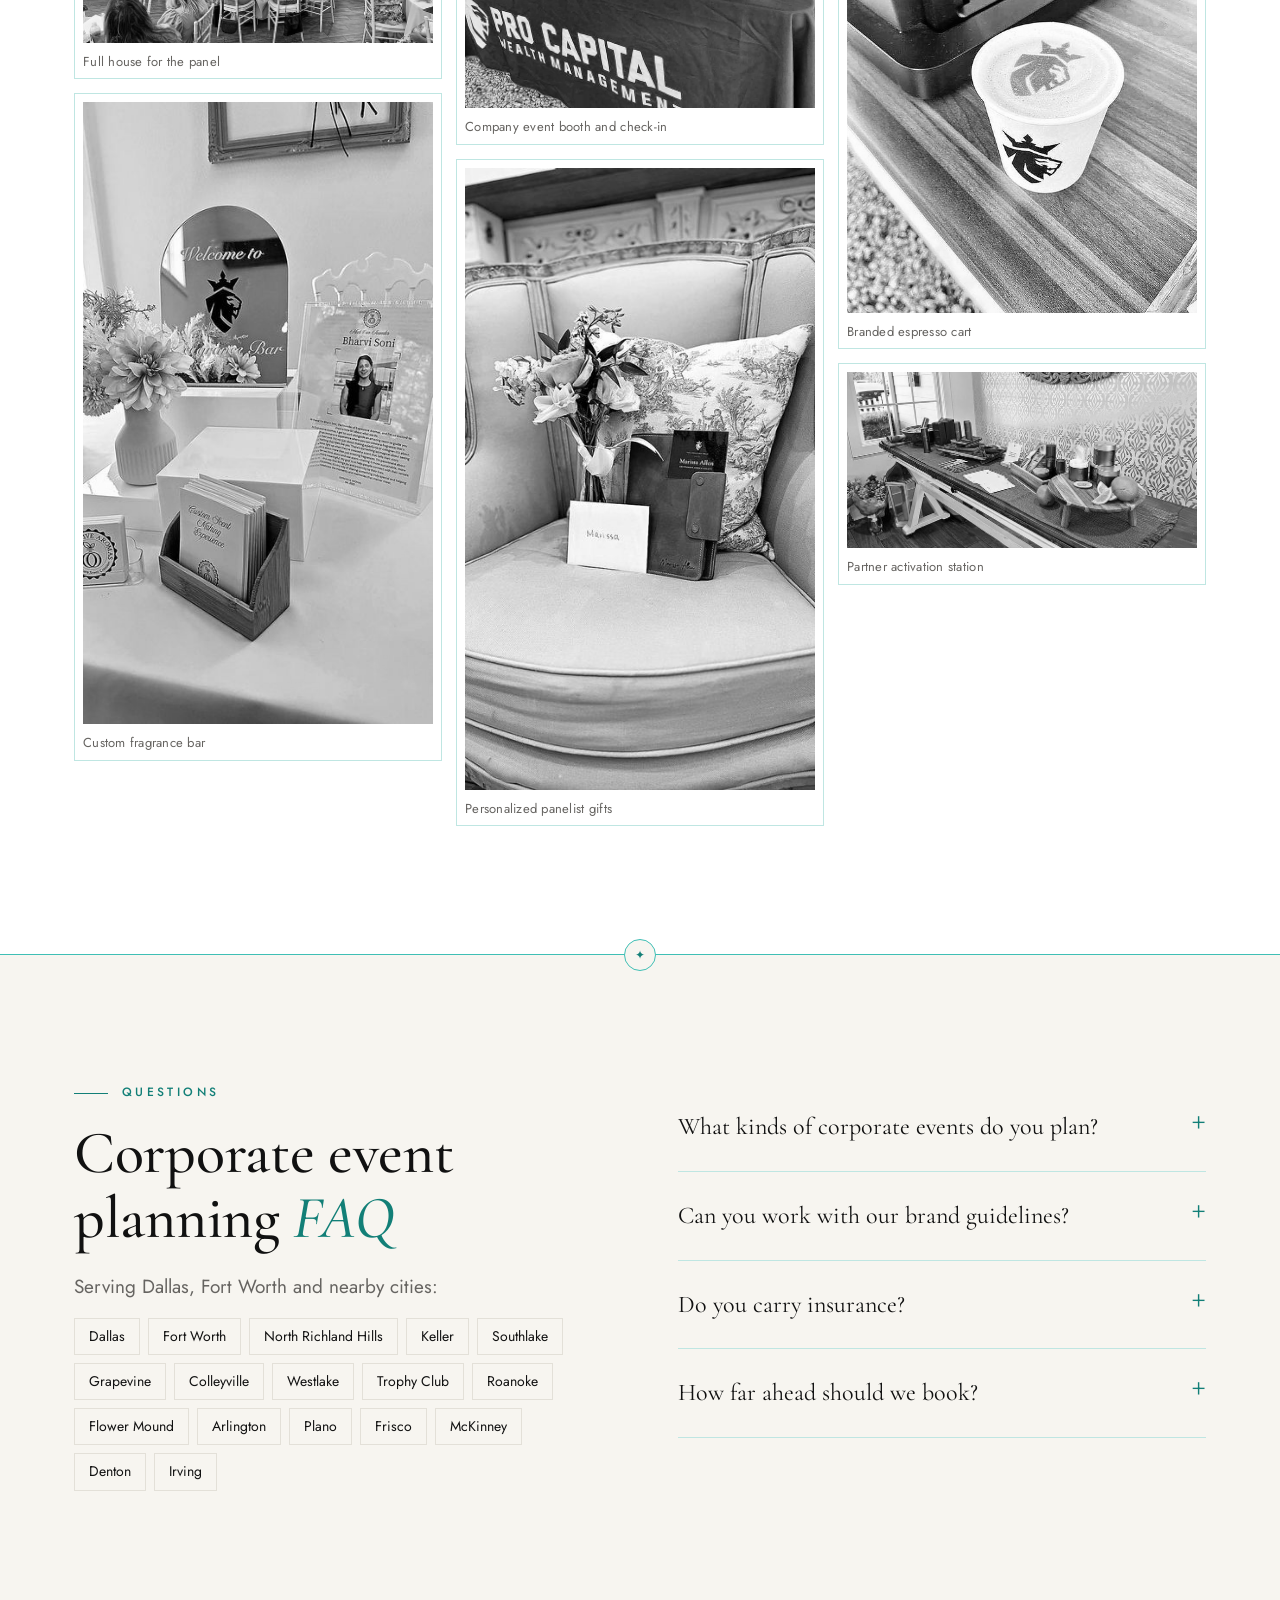
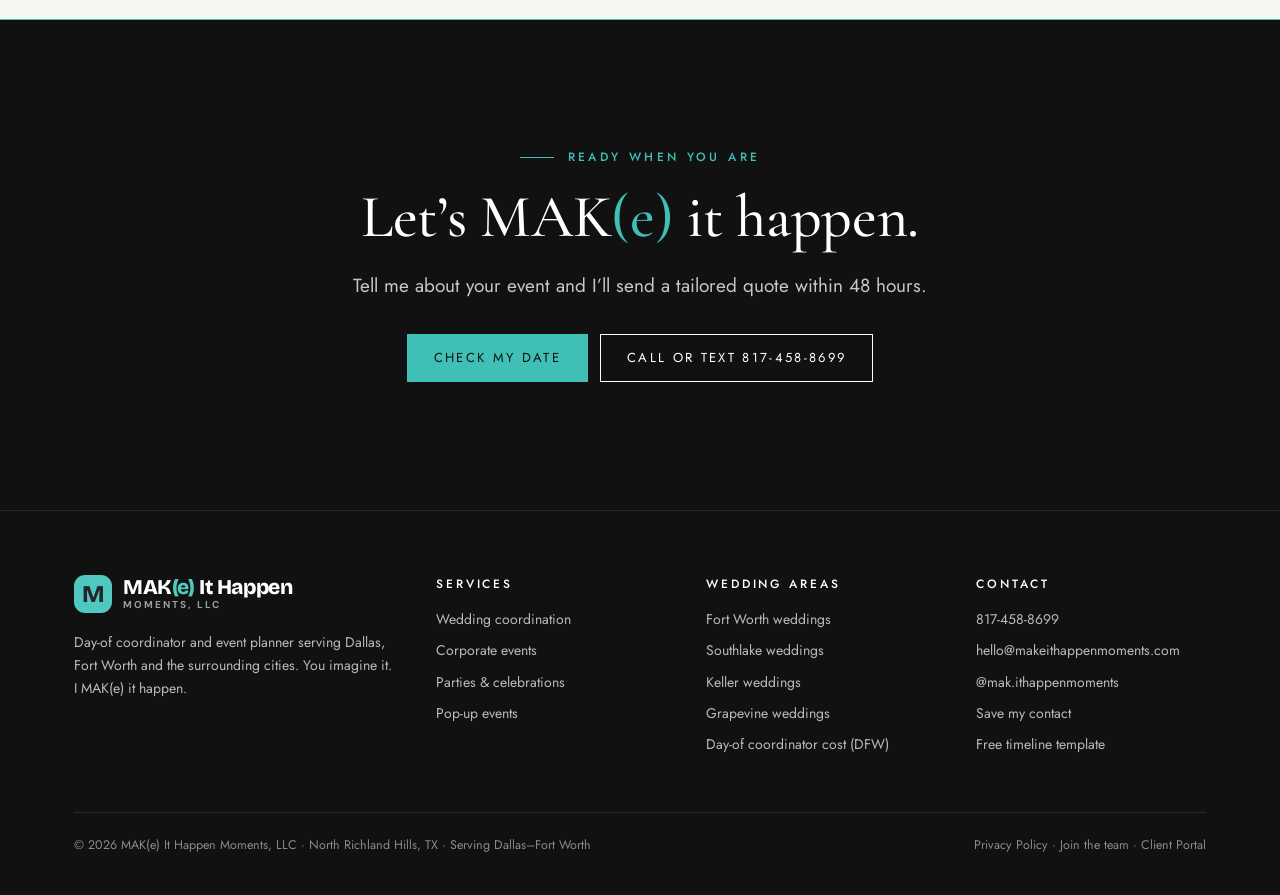
<file: corporate-events.html>
<!doctype html>
<html lang="en">
<head>
<meta charset="utf-8">
<meta name="viewport" content="width=device-width, initial-scale=1">
<script>/* Old GitHub address: move visitors to makeithappenmoments.com once that domain answers. */if(location.hostname==="mkahan17.github.io"){var t=location.pathname.replace(/^\/Mak-e-It-Happen-Events-LLC/,"")+location.search+location.hash;fetch("https://makeithappenmoments.com/favicon.png",{mode:"no-cors",cache:"no-store"}).then(function(){location.replace("https://makeithappenmoments.com"+t)}).catch(function(){})}</script>
<title>Corporate Event Planner in Dallas–Fort Worth | MAK(e) It Happen Moments</title>
<meta name="description" content="Corporate and company event planner in Dallas–Fort Worth: client appreciation events, holiday parties, panels and branded activations. From $1,200.">
<link rel="canonical" href="https://makeithappenmoments.com/corporate-events">
<meta property="og:type" content="website">
<meta property="og:site_name" content="MAK(e) It Happen Moments">
<meta property="og:title" content="Corporate Event Planner in Dallas–Fort Worth | MAK(e) It Happen Moments">
<meta property="og:description" content="Corporate and company event planner in Dallas–Fort Worth: client appreciation events, holiday parties, panels and branded activations. From $1,200.">
<meta property="og:url" content="https://makeithappenmoments.com/corporate-events">
<meta property="og:image" content="https://makeithappenmoments.com/og-image.jpg">
<meta name="twitter:card" content="summary_large_image">
<meta name="theme-color" content="#111111">
<link rel="icon" type="image/png" href="favicon.png">
<link rel="apple-touch-icon" href="apple-touch-icon.png">
<link rel="preconnect" href="https://fonts.googleapis.com">
<link rel="preconnect" href="https://fonts.gstatic.com" crossorigin>
<link rel="stylesheet" href="https://fonts.googleapis.com/css2?family=Bricolage+Grotesque:opsz,wght@12..96,800&family=Cormorant+Garamond:ital,wght@0,500;0,600;1,500&family=DM+Sans:wght@700&family=Jost:wght@300;400;500&display=swap">
<link rel="stylesheet" href="styles.css">
<script type="application/ld+json">{"@context": "https://schema.org", "@type": ["LocalBusiness", "ProfessionalService"], "@id": "https://makeithappenmoments.com/#business", "name": "MAK(e) It Happen Moments, LLC", "alternateName": "MAK(e) It Happen Moments", "description": "Day-of coordinator and event planner in Dallas–Fort Worth for weddings, corporate events, parties and pop-up events.", "url": "https://makeithappenmoments.com/", "image": "https://makeithappenmoments.com/og-image.jpg", "logo": "https://makeithappenmoments.com/apple-touch-icon.png", "telephone": "+1-817-458-8699", "email": "hello@makeithappenmoments.com", "priceRange": "$550+", "address": {"@type": "PostalAddress", "addressLocality": "North Richland Hills", "addressRegion": "TX", "addressCountry": "US"}, "areaServed": [{"@type": "City", "name": "Dallas, TX"}, {"@type": "City", "name": "Fort Worth, TX"}, {"@type": "City", "name": "North Richland Hills, TX"}, {"@type": "City", "name": "Keller, TX"}, {"@type": "City", "name": "Southlake, TX"}, {"@type": "City", "name": "Grapevine, TX"}, {"@type": "City", "name": "Colleyville, TX"}, {"@type": "City", "name": "Westlake, TX"}, {"@type": "City", "name": "Trophy Club, TX"}, {"@type": "City", "name": "Roanoke, TX"}, {"@type": "City", "name": "Flower Mound, TX"}, {"@type": "City", "name": "Arlington, TX"}, {"@type": "City", "name": "Plano, TX"}, {"@type": "City", "name": "Frisco, TX"}, {"@type": "City", "name": "McKinney, TX"}, {"@type": "City", "name": "Denton, TX"}, {"@type": "City", "name": "Irving, TX"}], "founder": {"@type": "Person", "name": "Makenzie Kahan"}, "sameAs": ["https://instagram.com/mak.ithappenmoments"], "knowsAbout": ["Day-of coordination", "Wedding coordination", "Corporate event planning", "Party planning", "Pop-up events"]}</script><script type="application/ld+json">{"@context": "https://schema.org", "@type": "Service", "name": "Corporate event planning", "description": "Corporate and company event planner in Dallas–Fort Worth: client appreciation events, holiday parties, panels and branded activations. From $1,200.", "serviceType": "Corporate event planning", "provider": {"@id": "https://makeithappenmoments.com/#business"}, "areaServed": "Dallas–Fort Worth, TX", "url": "https://makeithappenmoments.com/corporate-events", "offers": {"@type": "Offer", "price": 1200, "priceCurrency": "USD", "description": "Starting price"}}</script><script type="application/ld+json">{"@context": "https://schema.org", "@type": "BreadcrumbList", "itemListElement": [{"@type": "ListItem", "position": 1, "name": "Home", "item": "https://makeithappenmoments.com/"}, {"@type": "ListItem", "position": 2, "name": "Corporate event planning", "item": "https://makeithappenmoments.com/corporate-events"}]}</script><script type="application/ld+json">{"@context": "https://schema.org", "@type": "FAQPage", "mainEntity": [{"@type": "Question", "name": "What kinds of corporate events do you plan?", "acceptedAnswer": {"@type": "Answer", "text": "Client appreciation events, holiday parties, panels and luncheons, open houses, team events and branded activations across Dallas–Fort Worth."}}, {"@type": "Question", "name": "Can you work with our brand guidelines?", "acceptedAnswer": {"@type": "Answer", "text": "Yes. Send your logo files, colors and fonts, and every sign, badge and activation follows them."}}, {"@type": "Question", "name": "Do you carry insurance?", "acceptedAnswer": {"@type": "Answer", "text": "Yes. Each event is covered by event liability insurance, and I can name your venue as additional insured on the certificate."}}, {"@type": "Question", "name": "How far ahead should we book?", "acceptedAnswer": {"@type": "Answer", "text": "Two to four months is ideal, especially for November and December holiday parties."}}]}</script>
</head>
<body>
<header class="top"><div class="wrap">
  <a class="logo" href="/" aria-label="MAK(e) It Happen Moments home"><span class="logo-m">M</span><span class="logo-txt"><b>MAK<span class="e">(e)</span> It Happen</b><small>MOMENTS, LLC</small></span></a>
  <button class="menu-btn" aria-label="Menu" aria-expanded="false" aria-controls="nav"><span></span><span></span></button>
  <nav class="nav" id="nav" aria-label="Main"><a href="/weddings">Weddings</a><a href="/corporate-events" aria-current=page>Corporate</a><a href="/parties">Parties</a><a href="/pop-up-events">Pop-ups</a><a href="/#pricing">Pricing</a><a href="/#reviews">Reviews</a><a class="btn" href="/#inquire">Check my date</a></nav>
</div></header>
<main>
<section class="sub-hero"><div class="wrap"><p class="crumbs"><a href="/">Home</a> / Corporate event planning</p>
  <p class="eyebrow">Corporate event planning · Dallas–Fort Worth</p><h1>Corporate event planner in <em>Dallas–Fort Worth.</em></h1><p class="lead">Client appreciation days, holiday parties, panels and open houses that make your company impossible to forget, with branded booths, fragrance and bloom bars and thoughtful gifting.</p>
  <div class="cta-row" style="margin-top:30px"><a class="btn" href="/#inquire">Check my date</a><a class="btn ghost on-light" href="tel:+18174588699">Call or text 817-458-8699</a></div>
</div></section>
<section style="padding-top:clamp(48px,6vw,72px)"><div class="wrap split">
  <div class="frame"><img src="img/hero-01.jpg" alt="Corporate luncheon and panel event" loading="lazy" style="aspect-ratio:4/3"></div>
  <div><p class="eyebrow">What you get</p><h2>Events that make your brand <em>memorable.</em></h2><p class="lead" style="margin:20px 0">I plan and run company events from the guest experience to the last speaker cue, and I work the way your team does: on brand, on budget and on time.</p>
  <ul class="checks"><li>Guest experience and branding plan for your approval</li><li>Branded activations: fragrance bars, bloom bars, espresso carts and photo moments</li><li>Vendor booking, run of show and AV coordination</li><li>Name badges, signs and personalized gifts</li><li>Speaker and VIP management on the day</li><li>W-9, certificate of insurance and invoices ready for your accounting team</li></ul></div>
</div></section>
<section class="ivory"><div class="wrap"><div class="head"><div><p class="eyebrow">Packages</p><h2>Choose your <em>level of help.</em></h2></div>
  <p>Starting prices. Your quote is built on guest count, venue and scope. A 50% deposit books your date.</p></div><div class="cards3"><article><h3>Company event</h3><div class="amt">From $1,200</div><p>Branded activations, hospitality and guest experience for a single company function.</p></article><article><h3>Extra coordinator</h3><div class="amt">$250 / event</div><p>Add an on-site coordinator for check-in, VIPs or a second room.</p></article><article><h3>Gifting &amp; favors</h3><div class="amt">Quoted</div><p>Curated, personalized gifts for clients, panelists or employees, sourced and delivered.</p></article></div></div></section>
<section class="dark"><div class="wrap"><p class="eyebrow">How it works</p><h2 style="margin-bottom:48px">From booking to <em>the big day.</em></h2><ol class="steps"><li><h3>Plan the experience</h3><p>Kickoff call on your goals, guests and budget, then a brand and guest plan for your review.</p></li><li><h3>Book and build</h3><p>Vendors, signs, swag and AV booked, with the run of show approved a week out.</p></li><li><h3>Event day</h3><p>I run setup, check-in, speakers and teardown, then send a recap with photos.</p></li></ol></div></section>
<section><div class="wrap"><div class="head"><div><p class="eyebrow">Recent work</p><h2>Details <em>guests remember.</em></h2></div></div><div class="gallery"><figure><img src="img/t/full-house-for-the-panel.jpg" data-full="img/full-house-for-the-panel.jpg" alt="Full house for the panel" loading="lazy"><figcaption>Full house for the panel</figcaption></figure><figure><img src="img/t/custom-fragrance-bar.jpg" data-full="img/custom-fragrance-bar.jpg" alt="Custom fragrance bar" loading="lazy"><figcaption>Custom fragrance bar</figcaption></figure><figure><img src="img/t/company-event-booth-and-check-in.jpg" data-full="img/company-event-booth-and-check-in.jpg" alt="Company event booth and check-in" loading="lazy"><figcaption>Company event booth and check-in</figcaption></figure><figure><img src="img/t/personalized-panelist-gifts.jpg" data-full="img/personalized-panelist-gifts.jpg" alt="Personalized panelist gifts" loading="lazy"><figcaption>Personalized panelist gifts</figcaption></figure><figure><img src="img/t/branded-espresso-cart-and-latte-art.jpg" data-full="img/branded-espresso-cart-and-latte-art.jpg" alt="Branded espresso cart" loading="lazy"><figcaption>Branded espresso cart</figcaption></figure><figure><img src="img/t/partner-activation-station.jpg" data-full="img/partner-activation-station.jpg" alt="Partner activation station" loading="lazy"><figcaption>Partner activation station</figcaption></figure></div></div></section>
<section class="ivory"><div class="wrap split" style="align-items:start"><div><p class="eyebrow">Questions</p><h2>Corporate event planning <em>FAQ</em></h2>
  <p class="lead" style="margin-top:20px">Serving Dallas, Fort Worth and nearby cities:</p><ul class="areas"><li>Dallas</li><li>Fort Worth</li><li>North Richland Hills</li><li>Keller</li><li>Southlake</li><li>Grapevine</li><li>Colleyville</li><li>Westlake</li><li>Trophy Club</li><li>Roanoke</li><li>Flower Mound</li><li>Arlington</li><li>Plano</li><li>Frisco</li><li>McKinney</li><li>Denton</li><li>Irving</li></ul></div><div class="faq"><details><summary>What kinds of corporate events do you plan?</summary><p>Client appreciation events, holiday parties, panels and luncheons, open houses, team events and branded activations across Dallas–Fort Worth.</p></details><details><summary>Can you work with our brand guidelines?</summary><p>Yes. Send your logo files, colors and fonts, and every sign, badge and activation follows them.</p></details><details><summary>Do you carry insurance?</summary><p>Yes. Each event is covered by event liability insurance, and I can name your venue as additional insured on the certificate.</p></details><details><summary>How far ahead should we book?</summary><p>Two to four months is ideal, especially for November and December holiday parties.</p></details></div></div></section>
<section class="dark"><div class="wrap" style="text-align:center">
  <p class="eyebrow" style="justify-content:center">Ready when you are</p>
  <h2>Let&rsquo;s MAK<span class="e">(e)</span> it happen.</h2><p class="lead" style="margin:20px auto 32px">Tell me about your event and I&rsquo;ll send a tailored quote within 48 hours.</p>
  <div class="cta-row" style="justify-content:center"><a class="btn tq" href="/#inquire">Check my date</a><a class="btn ghost" href="tel:+18174588699">Call or text 817-458-8699</a></div>
</div></section>
</main>
<footer class="foot"><div class="wrap">
  <div class="cols">
    <div><a class="logo" href="/" aria-label="MAK(e) It Happen Moments home"><span class="logo-m">M</span><span class="logo-txt"><b>MAK<span class="e">(e)</span> It Happen</b><small>MOMENTS, LLC</small></span></a>
      <p style="margin-top:18px;max-width:26em">Day-of coordinator and event planner serving Dallas, Fort Worth and the surrounding cities. You imagine it. I MAK(e) it happen.</p></div>
    <div><h4>Services</h4><ul>
      <li><a href="/weddings">Wedding coordination</a></li><li><a href="/corporate-events">Corporate events</a></li>
      <li><a href="/parties">Parties &amp; celebrations</a></li><li><a href="/pop-up-events">Pop-up events</a></li></ul></div>
    <div><h4>Wedding areas</h4><ul>
      <li><a href="/fort-worth-wedding-coordinator">Fort Worth weddings</a></li><li><a href="/southlake-wedding-coordinator">Southlake weddings</a></li><li><a href="/keller-wedding-coordinator">Keller weddings</a></li><li><a href="/grapevine-wedding-coordinator">Grapevine weddings</a></li><li><a href="/day-of-coordinator-cost-dfw">Day-of coordinator cost (DFW)</a></li></ul></div>
    <div><h4>Contact</h4><ul>
      <li><a href="tel:+18174588699">817-458-8699</a></li><li><a href="mailto:hello@makeithappenmoments.com">hello@makeithappenmoments.com</a></li>
      <li><a href="https://instagram.com/mak.ithappenmoments" rel="noopener">@mak.ithappenmoments</a></li><li><a href="mak.vcf">Save my contact</a></li><li><a href="/#free-timeline">Free timeline template</a></li></ul></div>
  </div>
  <div class="legal"><span>© 2026 MAK(e) It Happen Moments, LLC · North Richland Hills, TX · Serving Dallas–Fort Worth</span>
    <span><a href="privacy-policy.pdf">Privacy Policy</a> · <a href="/join">Join the team</a> · <a href="portal/">Client Portal</a></span></div>
</div></footer>
<script src="site.js" defer></script>
</body>
</html>
</file>
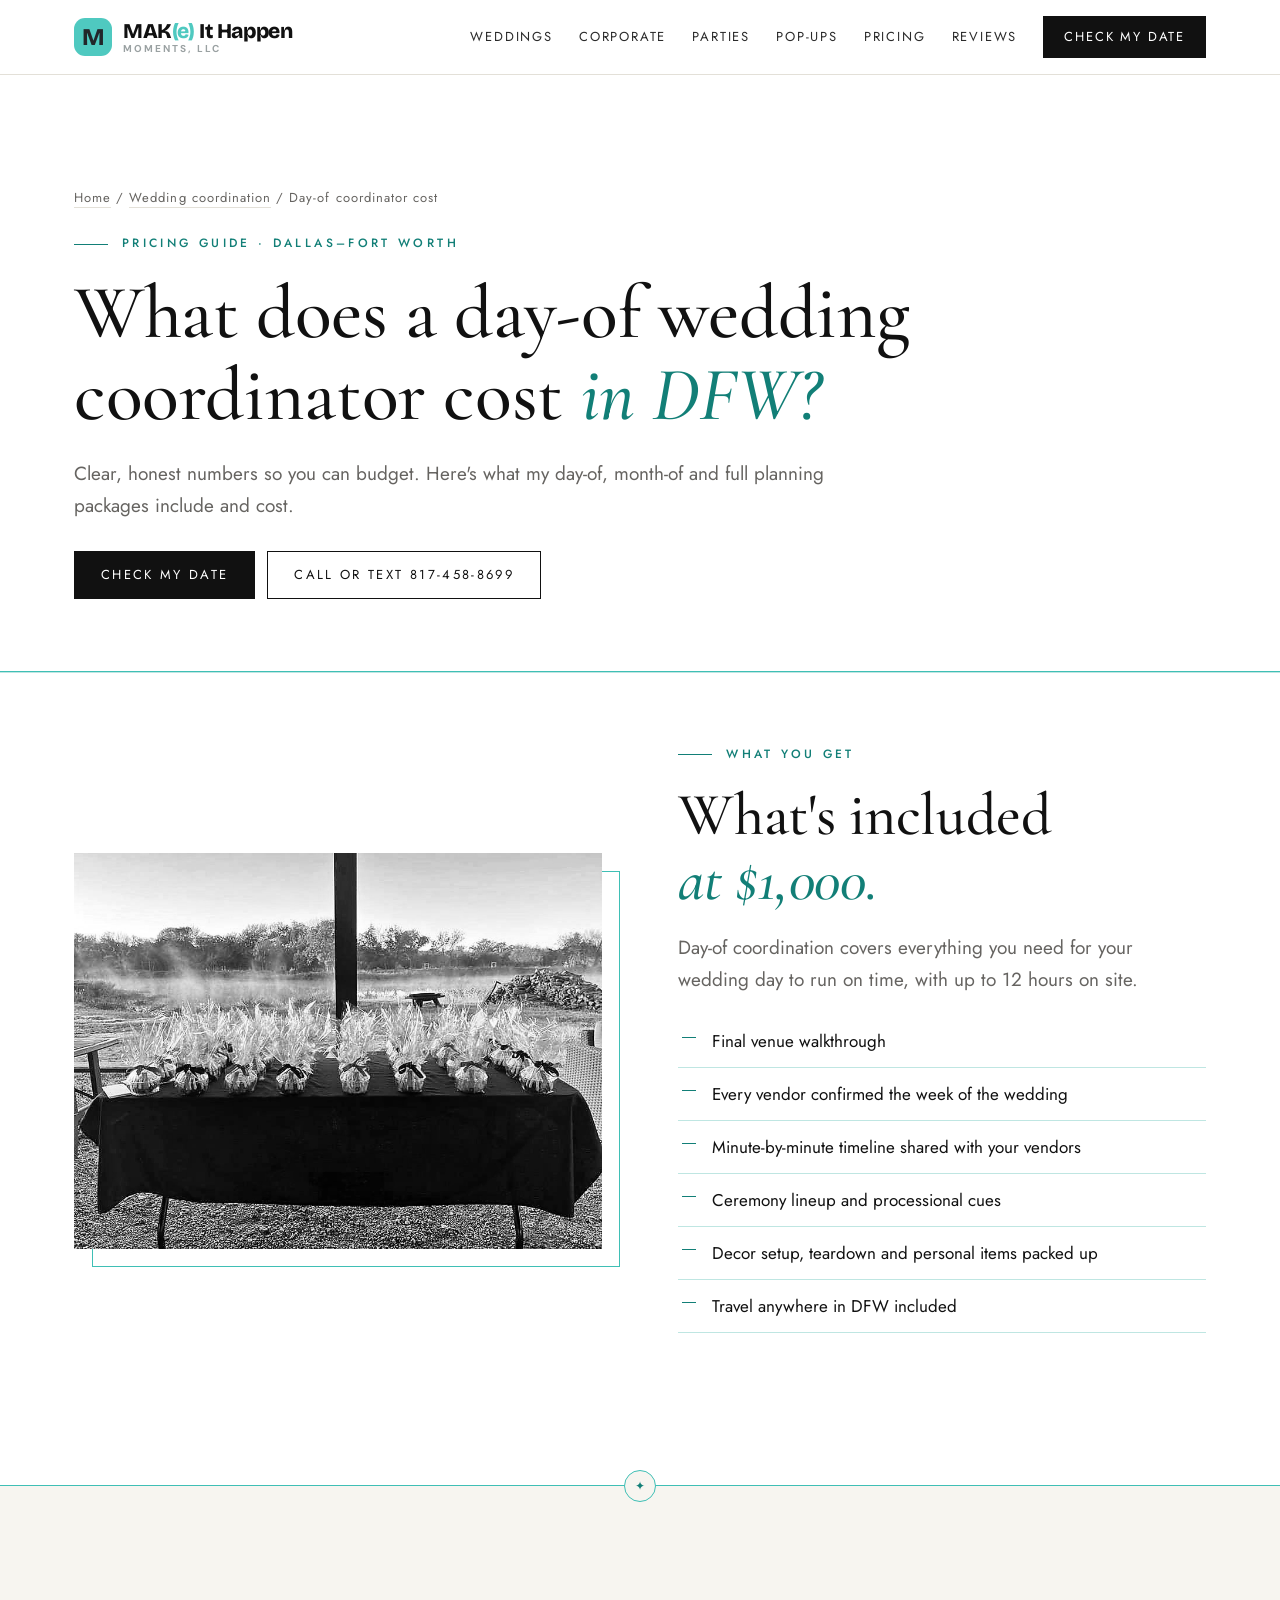
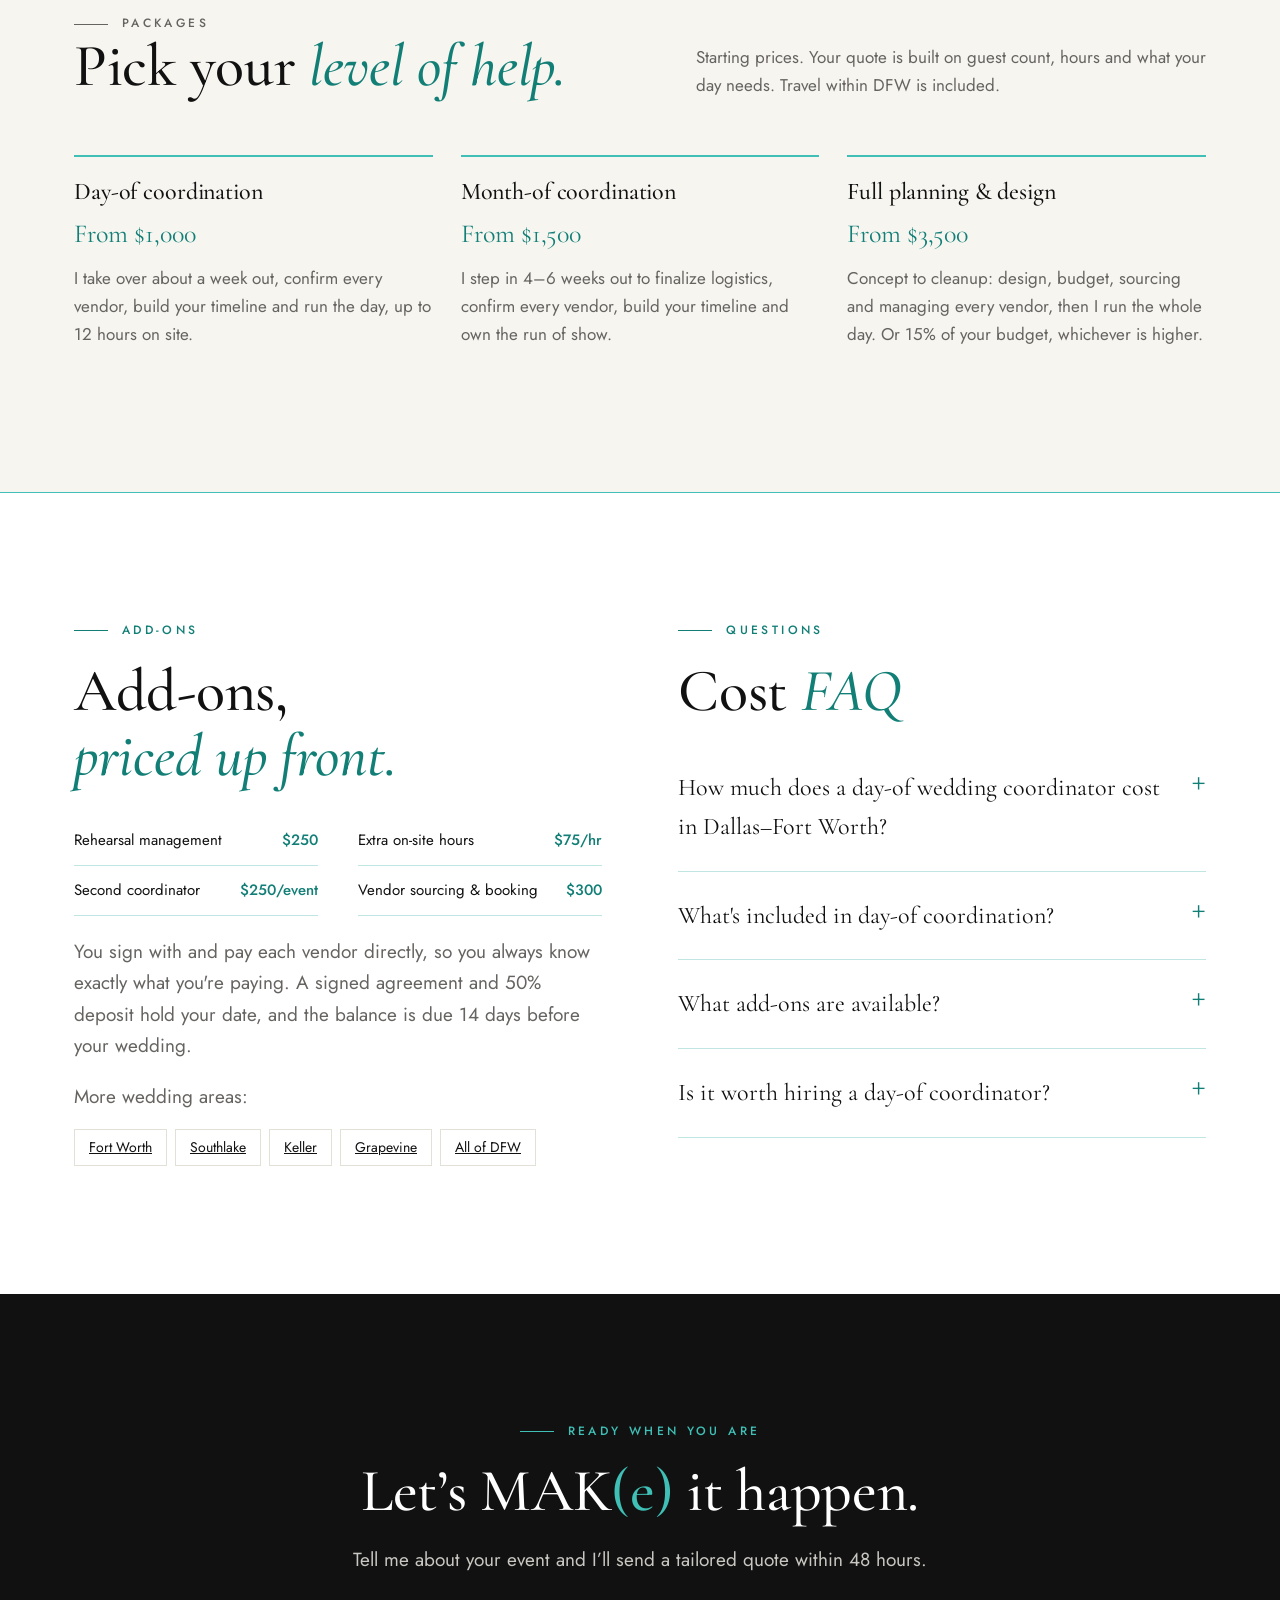
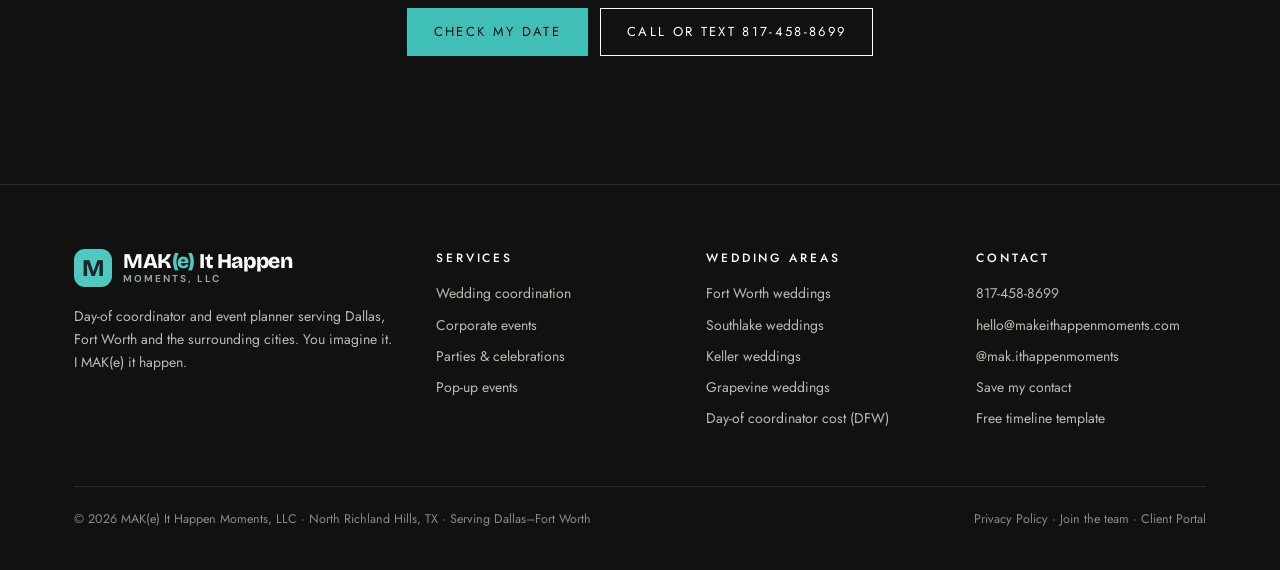
<file: day-of-coordinator-cost-dfw.html>
<!doctype html>
<html lang="en">
<head>
<meta charset="utf-8">
<meta name="viewport" content="width=device-width, initial-scale=1">
<script>/* Old GitHub address: move visitors to makeithappenmoments.com once that domain answers. */if(location.hostname==="mkahan17.github.io"){var t=location.pathname.replace(/^\/Mak-e-It-Happen-Events-LLC/,"")+location.search+location.hash;fetch("https://makeithappenmoments.com/favicon.png",{mode:"no-cors",cache:"no-store"}).then(function(){location.replace("https://makeithappenmoments.com"+t)}).catch(function(){})}</script>
<title>How Much Is a Day-of Wedding Coordinator in DFW? | MAK(e) It Happen Moments</title>
<meta name="description" content="What a day-of wedding coordinator costs in Dallas–Fort Worth, what&#x27;s included and which add-ons are worth it. Clear starting prices from $1,000.">
<link rel="canonical" href="https://makeithappenmoments.com/day-of-coordinator-cost-dfw">
<meta property="og:type" content="website">
<meta property="og:site_name" content="MAK(e) It Happen Moments">
<meta property="og:title" content="How Much Is a Day-of Wedding Coordinator in DFW? | MAK(e) It Happen Moments">
<meta property="og:description" content="What a day-of wedding coordinator costs in Dallas–Fort Worth, what&#x27;s included and which add-ons are worth it. Clear starting prices from $1,000.">
<meta property="og:url" content="https://makeithappenmoments.com/day-of-coordinator-cost-dfw">
<meta property="og:image" content="https://makeithappenmoments.com/og-image.jpg">
<meta name="twitter:card" content="summary_large_image">
<meta name="theme-color" content="#111111">
<link rel="icon" type="image/png" href="favicon.png">
<link rel="apple-touch-icon" href="apple-touch-icon.png">
<link rel="preconnect" href="https://fonts.googleapis.com">
<link rel="preconnect" href="https://fonts.gstatic.com" crossorigin>
<link rel="stylesheet" href="https://fonts.googleapis.com/css2?family=Bricolage+Grotesque:opsz,wght@12..96,800&family=Cormorant+Garamond:ital,wght@0,500;0,600;1,500&family=DM+Sans:wght@700&family=Jost:wght@300;400;500&display=swap">
<link rel="stylesheet" href="styles.css">
<script type="application/ld+json">{"@context": "https://schema.org", "@type": ["LocalBusiness", "ProfessionalService"], "@id": "https://makeithappenmoments.com/#business", "name": "MAK(e) It Happen Moments, LLC", "alternateName": "MAK(e) It Happen Moments", "description": "Day-of coordinator and event planner in Dallas–Fort Worth for weddings, corporate events, parties and pop-up events.", "url": "https://makeithappenmoments.com/", "image": "https://makeithappenmoments.com/og-image.jpg", "logo": "https://makeithappenmoments.com/apple-touch-icon.png", "telephone": "+1-817-458-8699", "email": "hello@makeithappenmoments.com", "priceRange": "$550+", "address": {"@type": "PostalAddress", "addressLocality": "North Richland Hills", "addressRegion": "TX", "addressCountry": "US"}, "areaServed": [{"@type": "City", "name": "Dallas, TX"}, {"@type": "City", "name": "Fort Worth, TX"}, {"@type": "City", "name": "North Richland Hills, TX"}, {"@type": "City", "name": "Keller, TX"}, {"@type": "City", "name": "Southlake, TX"}, {"@type": "City", "name": "Grapevine, TX"}, {"@type": "City", "name": "Colleyville, TX"}, {"@type": "City", "name": "Westlake, TX"}, {"@type": "City", "name": "Trophy Club, TX"}, {"@type": "City", "name": "Roanoke, TX"}, {"@type": "City", "name": "Flower Mound, TX"}, {"@type": "City", "name": "Arlington, TX"}, {"@type": "City", "name": "Plano, TX"}, {"@type": "City", "name": "Frisco, TX"}, {"@type": "City", "name": "McKinney, TX"}, {"@type": "City", "name": "Denton, TX"}, {"@type": "City", "name": "Irving, TX"}], "founder": {"@type": "Person", "name": "Makenzie Kahan"}, "sameAs": ["https://instagram.com/mak.ithappenmoments"], "knowsAbout": ["Day-of coordination", "Wedding coordination", "Corporate event planning", "Party planning", "Pop-up events"]}</script><script type="application/ld+json">{"@context": "https://schema.org", "@type": "Service", "name": "Day-of wedding coordination", "description": "What a day-of wedding coordinator costs in Dallas–Fort Worth, what's included and which add-ons are worth it. Clear starting prices from $1,000.", "serviceType": "Wedding coordination", "provider": {"@id": "https://makeithappenmoments.com/#business"}, "areaServed": "Dallas–Fort Worth, TX", "url": "https://makeithappenmoments.com/day-of-coordinator-cost-dfw", "offers": {"@type": "Offer", "price": 1000, "priceCurrency": "USD", "description": "Starting price"}}</script><script type="application/ld+json">{"@context": "https://schema.org", "@type": "BreadcrumbList", "itemListElement": [{"@type": "ListItem", "position": 1, "name": "Home", "item": "https://makeithappenmoments.com/"}, {"@type": "ListItem", "position": 2, "name": "Wedding coordination", "item": "https://makeithappenmoments.com/weddings"}, {"@type": "ListItem", "position": 3, "name": "Day-of coordinator cost", "item": "https://makeithappenmoments.com/day-of-coordinator-cost-dfw"}]}</script><script type="application/ld+json">{"@context": "https://schema.org", "@type": "FAQPage", "mainEntity": [{"@type": "Question", "name": "How much does a day-of wedding coordinator cost in Dallas–Fort Worth?", "acceptedAnswer": {"@type": "Answer", "text": "My day-of wedding coordination starts at $1,000 and includes up to 12 hours on site. Month-of coordination starts at $1,500 and full planning starts at $3,500."}}, {"@type": "Question", "name": "What's included in day-of coordination?", "acceptedAnswer": {"@type": "Answer", "text": "Vendor confirmations, a minute-by-minute timeline, a final venue walkthrough, ceremony cues, decor setup and teardown, and troubleshooting all day."}}, {"@type": "Question", "name": "What add-ons are available?", "acceptedAnswer": {"@type": "Answer", "text": "Rehearsal management is $250, extra hours are $75 per hour, a second coordinator is $250 and vendor sourcing and booking is $300."}}, {"@type": "Question", "name": "Is it worth hiring a day-of coordinator?", "acceptedAnswer": {"@type": "Answer", "text": "If you want your family enjoying the day instead of running it, yes. A coordinator handles vendors, timing and problems so nobody you love has to."}}]}</script>
</head>
<body>
<header class="top"><div class="wrap">
  <a class="logo" href="/" aria-label="MAK(e) It Happen Moments home"><span class="logo-m">M</span><span class="logo-txt"><b>MAK<span class="e">(e)</span> It Happen</b><small>MOMENTS, LLC</small></span></a>
  <button class="menu-btn" aria-label="Menu" aria-expanded="false" aria-controls="nav"><span></span><span></span></button>
  <nav class="nav" id="nav" aria-label="Main"><a href="/weddings">Weddings</a><a href="/corporate-events">Corporate</a><a href="/parties">Parties</a><a href="/pop-up-events">Pop-ups</a><a href="/#pricing">Pricing</a><a href="/#reviews">Reviews</a><a class="btn" href="/#inquire">Check my date</a></nav>
</div></header>
<main>
<section class="sub-hero"><div class="wrap"><p class="crumbs"><a href="/">Home</a> / <a href="/weddings">Wedding coordination</a> / Day-of coordinator cost</p>
  <p class="eyebrow">Pricing guide · Dallas–Fort Worth</p><h1>What does a day-of wedding coordinator cost <em>in DFW?</em></h1><p class="lead">Clear, honest numbers so you can budget. Here's what my day-of, month-of and full planning packages include and cost.</p>
  <div class="cta-row" style="margin-top:30px"><a class="btn" href="/#inquire">Check my date</a><a class="btn ghost on-light" href="tel:+18174588699">Call or text 817-458-8699</a></div>
</div></section>
<section style="padding-top:clamp(48px,6vw,72px)"><div class="wrap split">
  <div class="frame"><img src="img/favor-and-gifting-table-styling.jpg" alt="Favor and gifting table styling" loading="lazy" style="aspect-ratio:4/3"></div>
  <div><p class="eyebrow">What you get</p><h2>What's included <em>at $1,000.</em></h2><p class="lead" style="margin:20px 0">Day-of coordination covers everything you need for your wedding day to run on time, with up to 12 hours on site.</p>
  <ul class="checks"><li>Final venue walkthrough</li><li>Every vendor confirmed the week of the wedding</li><li>Minute-by-minute timeline shared with your vendors</li><li>Ceremony lineup and processional cues</li><li>Decor setup, teardown and personal items packed up</li><li>Travel anywhere in DFW included</li></ul></div>
</div></section>
<section class="ivory"><div class="wrap"><div class="head"><div><p class="eyebrow">Packages</p><h2>Pick your <em>level of help.</em></h2></div>
  <p>Starting prices. Your quote is built on guest count, hours and what your day needs. Travel within DFW is included.</p></div><div class="cards3"><article><h3>Day-of coordination</h3><div class="amt">From $1,000</div><p>I take over about a week out, confirm every vendor, build your timeline and run the day, up to 12 hours on site.</p></article><article><h3>Month-of coordination</h3><div class="amt">From $1,500</div><p>I step in 4–6 weeks out to finalize logistics, confirm every vendor, build your timeline and own the run of show.</p></article><article><h3>Full planning &amp; design</h3><div class="amt">From $3,500</div><p>Concept to cleanup: design, budget, sourcing and managing every vendor, then I run the whole day. Or 15% of your budget, whichever is higher.</p></article></div></div></section>
<section><div class="wrap split" style="align-items:start"><div><p class="eyebrow">Add-ons</p><h2>Add-ons, <em>priced up front.</em></h2><div class="addons" style="margin-top:28px"><div><span>Rehearsal management</span><b>$250</b></div><div><span>Extra on-site hours</span><b>$75/hr</b></div><div><span>Second coordinator</span><b>$250/event</b></div><div><span>Vendor sourcing &amp; booking</span><b>$300</b></div></div><p class="lead" style="margin-top:20px">You sign with and pay each vendor directly, so you always know exactly what you're paying. A signed agreement and 50% deposit hold your date, and the balance is due 14 days before your wedding.</p>
  <p class="lead" style="margin-top:20px">More wedding areas:</p><ul class="areas"><li><a href="/fort-worth-wedding-coordinator">Fort Worth</a></li><li><a href="/southlake-wedding-coordinator">Southlake</a></li><li><a href="/keller-wedding-coordinator">Keller</a></li><li><a href="/grapevine-wedding-coordinator">Grapevine</a></li><li><a href="/weddings">All of DFW</a></li></ul></div>
  <div><p class="eyebrow">Questions</p><h2 style="margin-bottom:20px">Cost <em>FAQ</em></h2><div class="faq"><details><summary>How much does a day-of wedding coordinator cost in Dallas–Fort Worth?</summary><p>My day-of wedding coordination starts at $1,000 and includes up to 12 hours on site. Month-of coordination starts at $1,500 and full planning starts at $3,500.</p></details><details><summary>What's included in day-of coordination?</summary><p>Vendor confirmations, a minute-by-minute timeline, a final venue walkthrough, ceremony cues, decor setup and teardown, and troubleshooting all day.</p></details><details><summary>What add-ons are available?</summary><p>Rehearsal management is $250, extra hours are $75 per hour, a second coordinator is $250 and vendor sourcing and booking is $300.</p></details><details><summary>Is it worth hiring a day-of coordinator?</summary><p>If you want your family enjoying the day instead of running it, yes. A coordinator handles vendors, timing and problems so nobody you love has to.</p></details></div></div></div></section>
<section class="dark"><div class="wrap" style="text-align:center">
  <p class="eyebrow" style="justify-content:center">Ready when you are</p>
  <h2>Let&rsquo;s MAK<span class="e">(e)</span> it happen.</h2><p class="lead" style="margin:20px auto 32px">Tell me about your event and I&rsquo;ll send a tailored quote within 48 hours.</p>
  <div class="cta-row" style="justify-content:center"><a class="btn tq" href="/#inquire">Check my date</a><a class="btn ghost" href="tel:+18174588699">Call or text 817-458-8699</a></div>
</div></section>
</main>
<footer class="foot"><div class="wrap">
  <div class="cols">
    <div><a class="logo" href="/" aria-label="MAK(e) It Happen Moments home"><span class="logo-m">M</span><span class="logo-txt"><b>MAK<span class="e">(e)</span> It Happen</b><small>MOMENTS, LLC</small></span></a>
      <p style="margin-top:18px;max-width:26em">Day-of coordinator and event planner serving Dallas, Fort Worth and the surrounding cities. You imagine it. I MAK(e) it happen.</p></div>
    <div><h4>Services</h4><ul>
      <li><a href="/weddings">Wedding coordination</a></li><li><a href="/corporate-events">Corporate events</a></li>
      <li><a href="/parties">Parties &amp; celebrations</a></li><li><a href="/pop-up-events">Pop-up events</a></li></ul></div>
    <div><h4>Wedding areas</h4><ul>
      <li><a href="/fort-worth-wedding-coordinator">Fort Worth weddings</a></li><li><a href="/southlake-wedding-coordinator">Southlake weddings</a></li><li><a href="/keller-wedding-coordinator">Keller weddings</a></li><li><a href="/grapevine-wedding-coordinator">Grapevine weddings</a></li><li><a href="/day-of-coordinator-cost-dfw">Day-of coordinator cost (DFW)</a></li></ul></div>
    <div><h4>Contact</h4><ul>
      <li><a href="tel:+18174588699">817-458-8699</a></li><li><a href="mailto:hello@makeithappenmoments.com">hello@makeithappenmoments.com</a></li>
      <li><a href="https://instagram.com/mak.ithappenmoments" rel="noopener">@mak.ithappenmoments</a></li><li><a href="mak.vcf">Save my contact</a></li><li><a href="/#free-timeline">Free timeline template</a></li></ul></div>
  </div>
  <div class="legal"><span>© 2026 MAK(e) It Happen Moments, LLC · North Richland Hills, TX · Serving Dallas–Fort Worth</span>
    <span><a href="privacy-policy.pdf">Privacy Policy</a> · <a href="/join">Join the team</a> · <a href="portal/">Client Portal</a></span></div>
</div></footer>
<script src="site.js" defer></script>
</body>
</html>
</file>
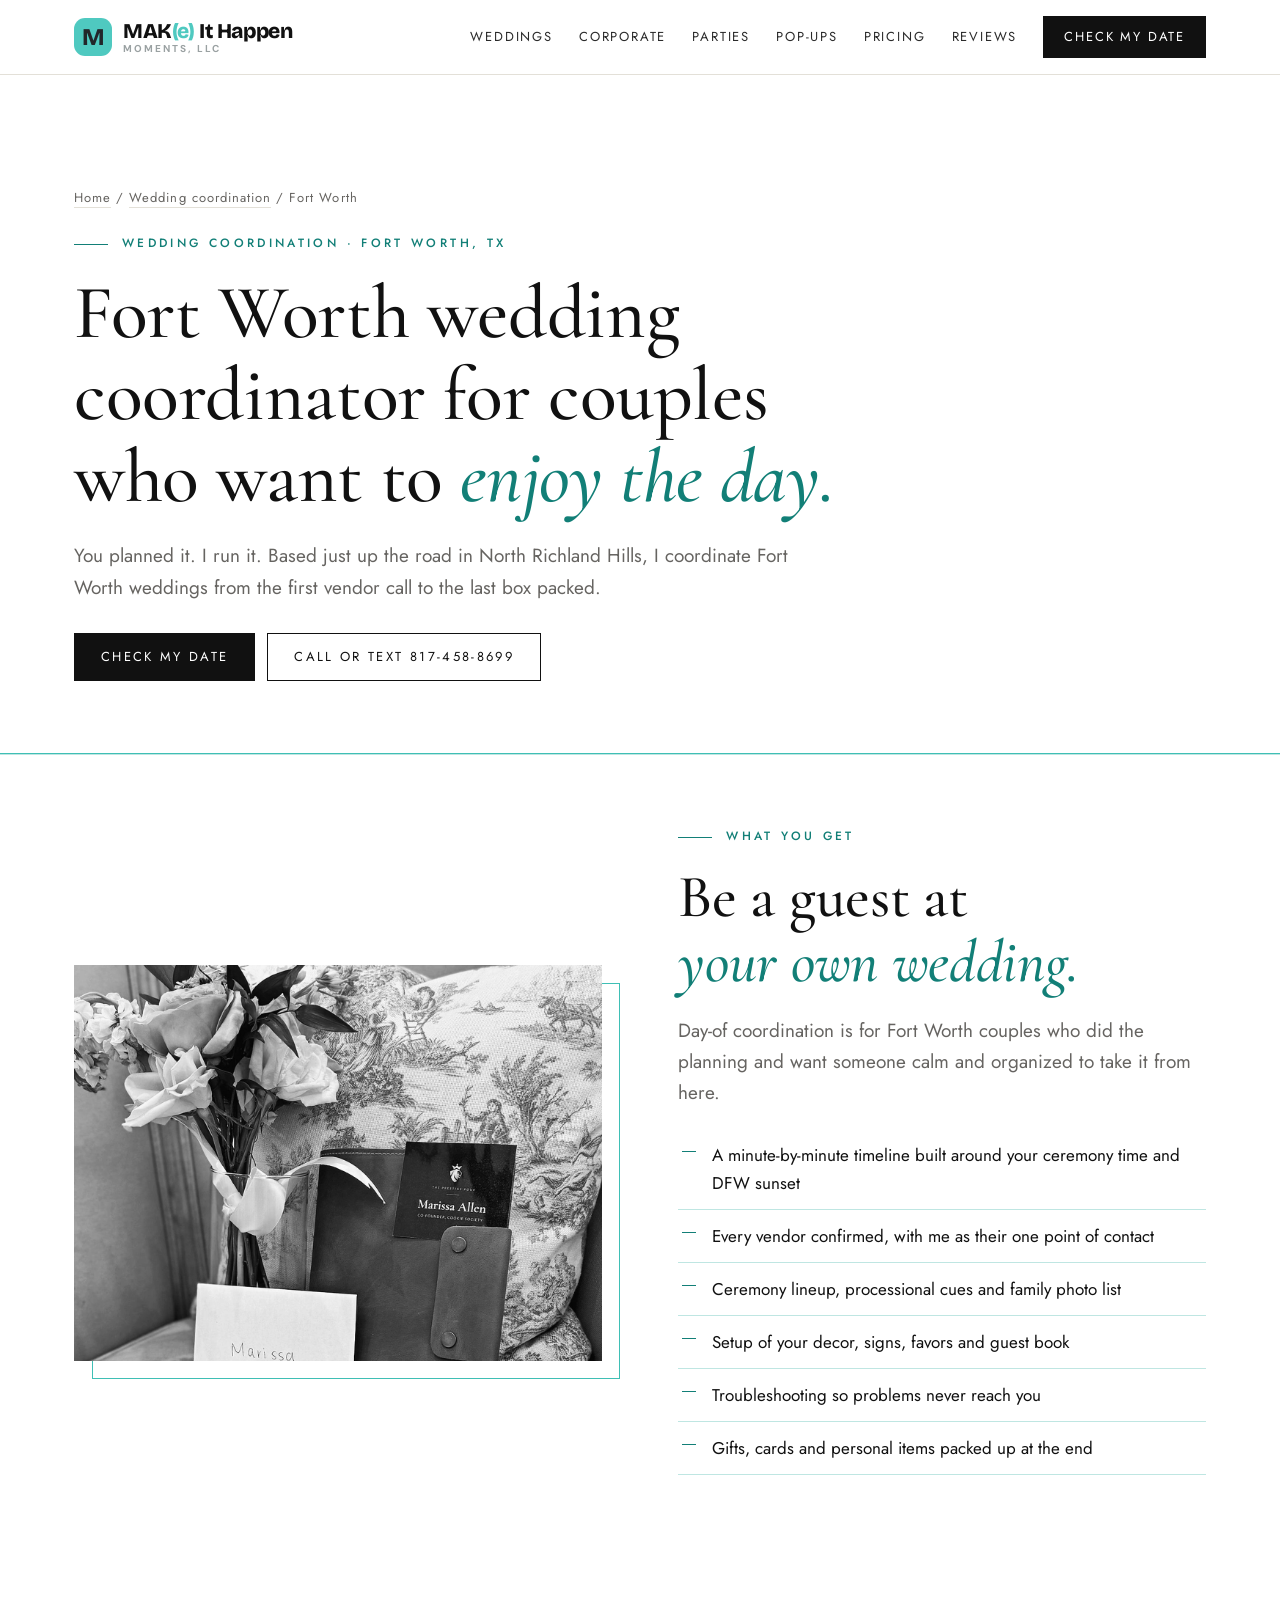
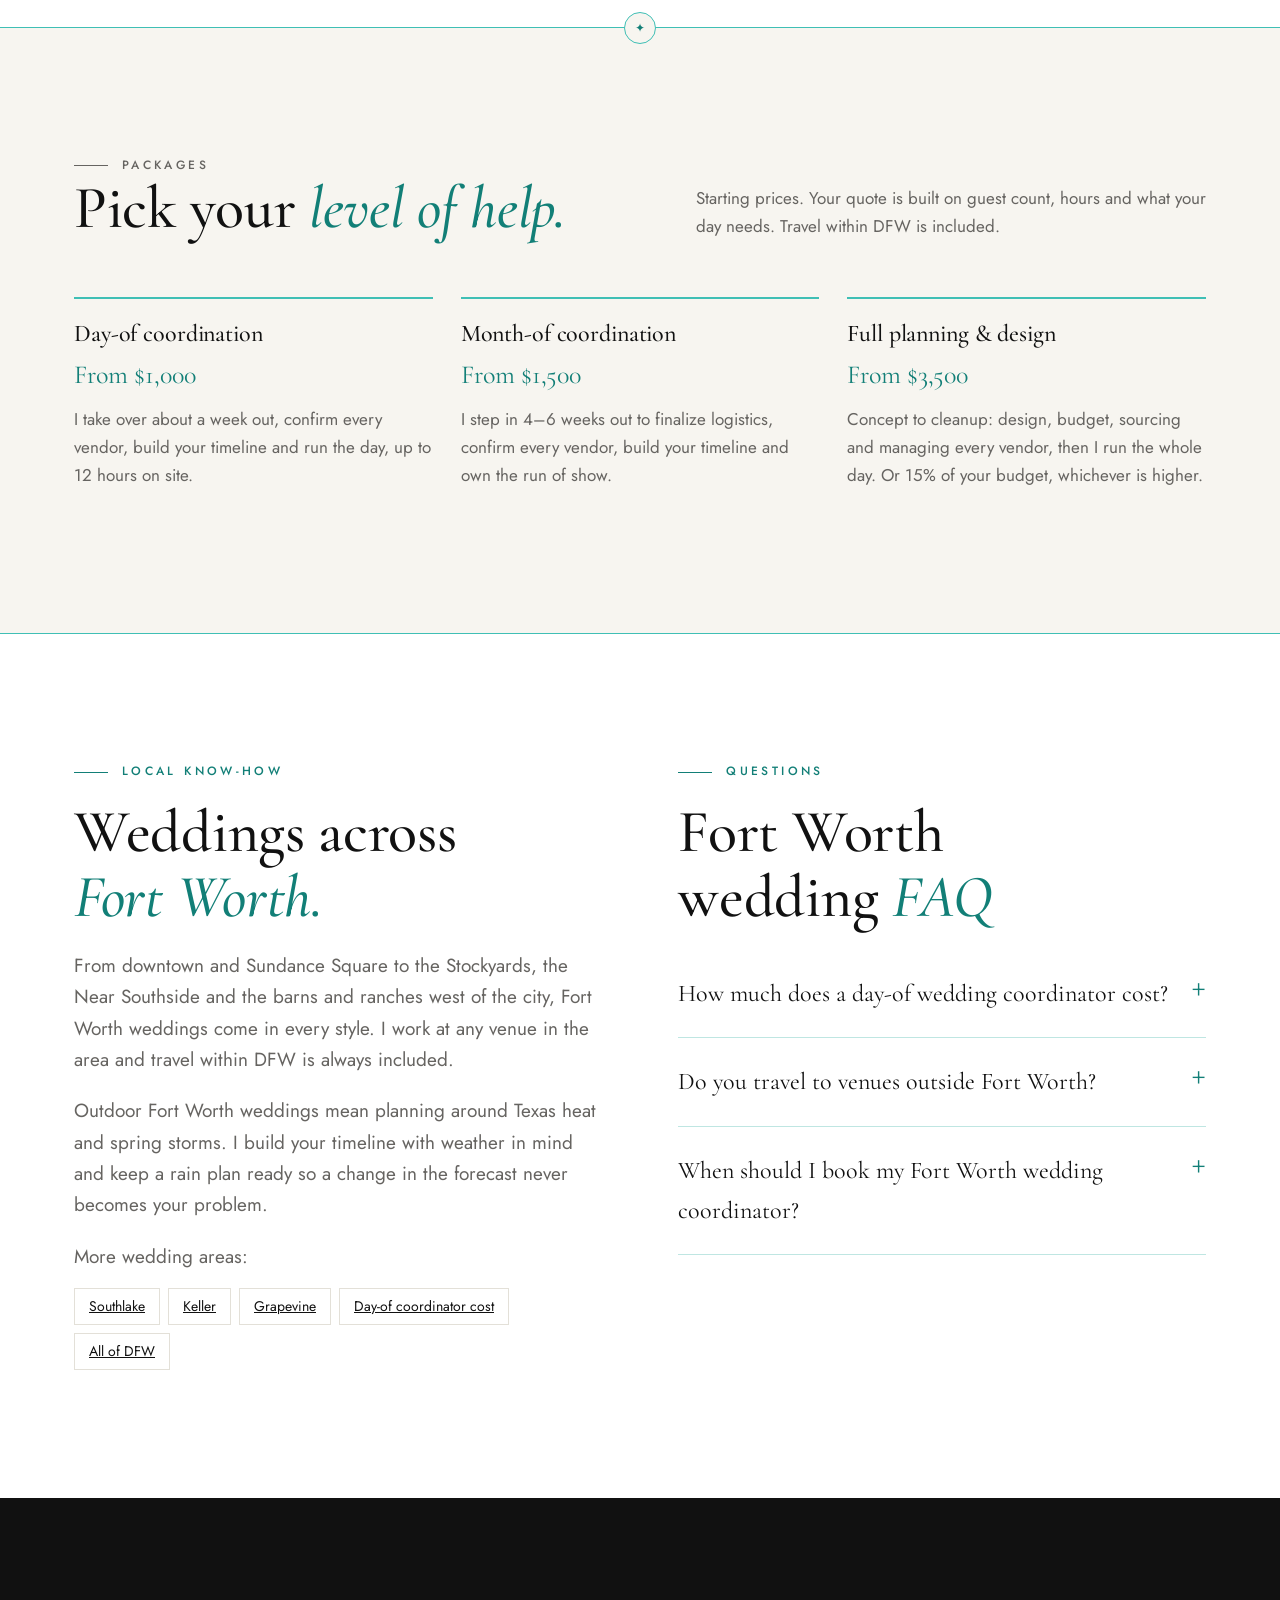
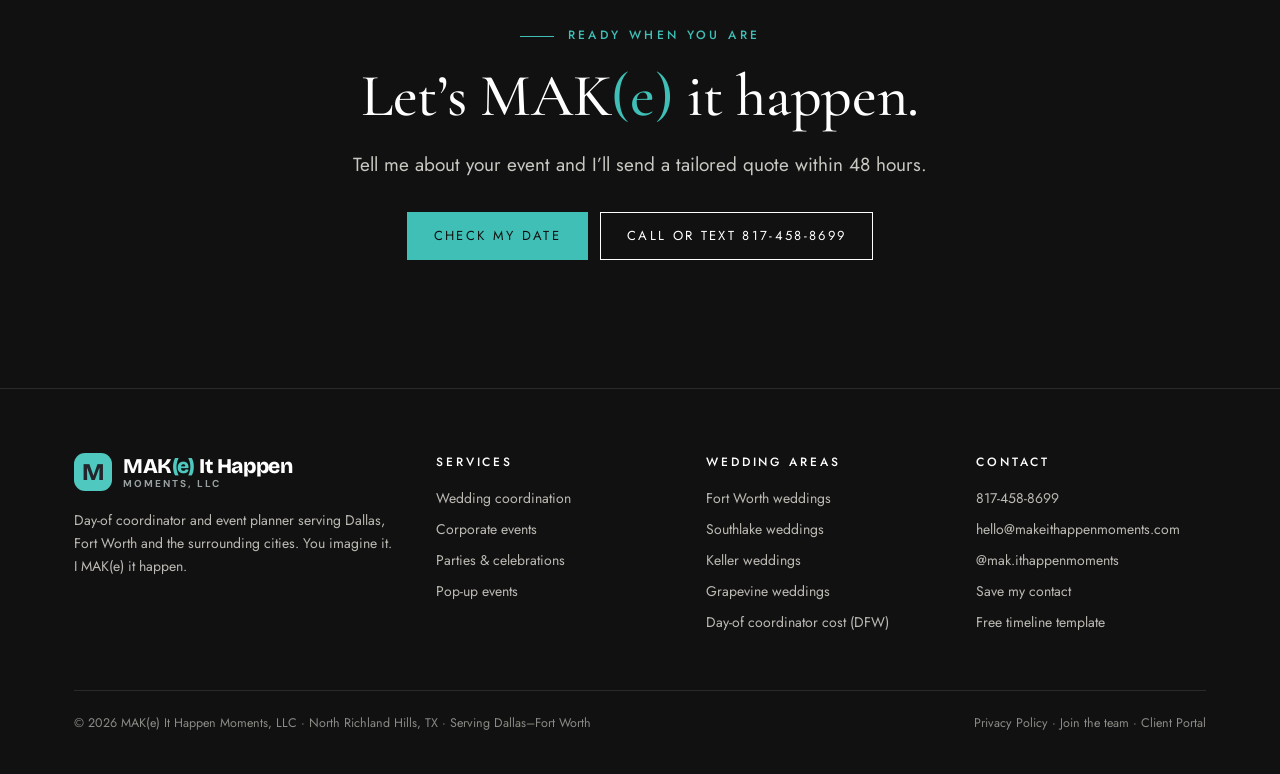
<file: fort-worth-wedding-coordinator.html>
<!doctype html>
<html lang="en">
<head>
<meta charset="utf-8">
<meta name="viewport" content="width=device-width, initial-scale=1">
<script>/* Old GitHub address: move visitors to makeithappenmoments.com once that domain answers. */if(location.hostname==="mkahan17.github.io"){var t=location.pathname.replace(/^\/Mak-e-It-Happen-Events-LLC/,"")+location.search+location.hash;fetch("https://makeithappenmoments.com/favicon.png",{mode:"no-cors",cache:"no-store"}).then(function(){location.replace("https://makeithappenmoments.com"+t)}).catch(function(){})}</script>
<title>Fort Worth Wedding Coordinator | Day-of &amp; Month-of | MAK(e) It Happen Moments</title>
<meta name="description" content="Day-of and month-of wedding coordinator in Fort Worth, TX. I confirm every vendor, build your timeline and run your wedding day. From $1,000, travel included.">
<link rel="canonical" href="https://makeithappenmoments.com/fort-worth-wedding-coordinator">
<meta property="og:type" content="website">
<meta property="og:site_name" content="MAK(e) It Happen Moments">
<meta property="og:title" content="Fort Worth Wedding Coordinator | Day-of &amp; Month-of | MAK(e) It Happen Moments">
<meta property="og:description" content="Day-of and month-of wedding coordinator in Fort Worth, TX. I confirm every vendor, build your timeline and run your wedding day. From $1,000, travel included.">
<meta property="og:url" content="https://makeithappenmoments.com/fort-worth-wedding-coordinator">
<meta property="og:image" content="https://makeithappenmoments.com/og-image.jpg">
<meta name="twitter:card" content="summary_large_image">
<meta name="theme-color" content="#111111">
<link rel="icon" type="image/png" href="favicon.png">
<link rel="apple-touch-icon" href="apple-touch-icon.png">
<link rel="preconnect" href="https://fonts.googleapis.com">
<link rel="preconnect" href="https://fonts.gstatic.com" crossorigin>
<link rel="stylesheet" href="https://fonts.googleapis.com/css2?family=Bricolage+Grotesque:opsz,wght@12..96,800&family=Cormorant+Garamond:ital,wght@0,500;0,600;1,500&family=DM+Sans:wght@700&family=Jost:wght@300;400;500&display=swap">
<link rel="stylesheet" href="styles.css">
<script type="application/ld+json">{"@context": "https://schema.org", "@type": ["LocalBusiness", "ProfessionalService"], "@id": "https://makeithappenmoments.com/#business", "name": "MAK(e) It Happen Moments, LLC", "alternateName": "MAK(e) It Happen Moments", "description": "Day-of coordinator and event planner in Dallas–Fort Worth for weddings, corporate events, parties and pop-up events.", "url": "https://makeithappenmoments.com/", "image": "https://makeithappenmoments.com/og-image.jpg", "logo": "https://makeithappenmoments.com/apple-touch-icon.png", "telephone": "+1-817-458-8699", "email": "hello@makeithappenmoments.com", "priceRange": "$550+", "address": {"@type": "PostalAddress", "addressLocality": "North Richland Hills", "addressRegion": "TX", "addressCountry": "US"}, "areaServed": [{"@type": "City", "name": "Dallas, TX"}, {"@type": "City", "name": "Fort Worth, TX"}, {"@type": "City", "name": "North Richland Hills, TX"}, {"@type": "City", "name": "Keller, TX"}, {"@type": "City", "name": "Southlake, TX"}, {"@type": "City", "name": "Grapevine, TX"}, {"@type": "City", "name": "Colleyville, TX"}, {"@type": "City", "name": "Westlake, TX"}, {"@type": "City", "name": "Trophy Club, TX"}, {"@type": "City", "name": "Roanoke, TX"}, {"@type": "City", "name": "Flower Mound, TX"}, {"@type": "City", "name": "Arlington, TX"}, {"@type": "City", "name": "Plano, TX"}, {"@type": "City", "name": "Frisco, TX"}, {"@type": "City", "name": "McKinney, TX"}, {"@type": "City", "name": "Denton, TX"}, {"@type": "City", "name": "Irving, TX"}], "founder": {"@type": "Person", "name": "Makenzie Kahan"}, "sameAs": ["https://instagram.com/mak.ithappenmoments"], "knowsAbout": ["Day-of coordination", "Wedding coordination", "Corporate event planning", "Party planning", "Pop-up events"]}</script><script type="application/ld+json">{"@context": "https://schema.org", "@type": "Service", "name": "Fort Worth wedding coordination", "description": "Day-of and month-of wedding coordinator in Fort Worth, TX. I confirm every vendor, build your timeline and run your wedding day. From $1,000, travel included.", "serviceType": "Wedding coordination", "provider": {"@id": "https://makeithappenmoments.com/#business"}, "areaServed": "Fort Worth, TX", "url": "https://makeithappenmoments.com/fort-worth-wedding-coordinator", "offers": {"@type": "Offer", "price": 1000, "priceCurrency": "USD", "description": "Starting price"}}</script><script type="application/ld+json">{"@context": "https://schema.org", "@type": "BreadcrumbList", "itemListElement": [{"@type": "ListItem", "position": 1, "name": "Home", "item": "https://makeithappenmoments.com/"}, {"@type": "ListItem", "position": 2, "name": "Wedding coordination", "item": "https://makeithappenmoments.com/weddings"}, {"@type": "ListItem", "position": 3, "name": "Fort Worth", "item": "https://makeithappenmoments.com/fort-worth-wedding-coordinator"}]}</script><script type="application/ld+json">{"@context": "https://schema.org", "@type": "FAQPage", "mainEntity": [{"@type": "Question", "name": "How much does a day-of wedding coordinator cost?", "acceptedAnswer": {"@type": "Answer", "text": "Day-of coordination starts at $1,000 and includes up to 12 hours on site, your minute-by-minute timeline and vendor confirmations. Extra hours are $75, rehearsal management is $250 and a second coordinator is $250."}}, {"@type": "Question", "name": "Do you travel to venues outside Fort Worth?", "acceptedAnswer": {"@type": "Answer", "text": "Yes. I cover all of Dallas–Fort Worth with travel included. Venues more than 60 miles out add a travel fee."}}, {"@type": "Question", "name": "When should I book my Fort Worth wedding coordinator?", "acceptedAnswer": {"@type": "Answer", "text": "Most couples book 3 to 9 months out. Peak spring and fall Saturdays go first, so reach out as soon as you have a date and venue."}}]}</script>
</head>
<body>
<header class="top"><div class="wrap">
  <a class="logo" href="/" aria-label="MAK(e) It Happen Moments home"><span class="logo-m">M</span><span class="logo-txt"><b>MAK<span class="e">(e)</span> It Happen</b><small>MOMENTS, LLC</small></span></a>
  <button class="menu-btn" aria-label="Menu" aria-expanded="false" aria-controls="nav"><span></span><span></span></button>
  <nav class="nav" id="nav" aria-label="Main"><a href="/weddings">Weddings</a><a href="/corporate-events">Corporate</a><a href="/parties">Parties</a><a href="/pop-up-events">Pop-ups</a><a href="/#pricing">Pricing</a><a href="/#reviews">Reviews</a><a class="btn" href="/#inquire">Check my date</a></nav>
</div></header>
<main>
<section class="sub-hero"><div class="wrap"><p class="crumbs"><a href="/">Home</a> / <a href="/weddings">Wedding coordination</a> / Fort Worth</p>
  <p class="eyebrow">Wedding coordination · Fort Worth, TX</p><h1>Fort Worth wedding coordinator for couples who want to <em>enjoy the day.</em></h1><p class="lead">You planned it. I run it. Based just up the road in North Richland Hills, I coordinate Fort Worth weddings from the first vendor call to the last box packed.</p>
  <div class="cta-row" style="margin-top:30px"><a class="btn" href="/#inquire">Check my date</a><a class="btn ghost on-light" href="tel:+18174588699">Call or text 817-458-8699</a></div>
</div></section>
<section style="padding-top:clamp(48px,6vw,72px)"><div class="wrap split">
  <div class="frame"><img src="img/hero-07.jpg" alt="Wedding florals and personalized place setting" loading="lazy" style="aspect-ratio:4/3"></div>
  <div><p class="eyebrow">What you get</p><h2>Be a guest at <em>your own wedding.</em></h2><p class="lead" style="margin:20px 0">Day-of coordination is for Fort Worth couples who did the planning and want someone calm and organized to take it from here.</p>
  <ul class="checks"><li>A minute-by-minute timeline built around your ceremony time and DFW sunset</li><li>Every vendor confirmed, with me as their one point of contact</li><li>Ceremony lineup, processional cues and family photo list</li><li>Setup of your decor, signs, favors and guest book</li><li>Troubleshooting so problems never reach you</li><li>Gifts, cards and personal items packed up at the end</li></ul></div>
</div></section>
<section class="ivory"><div class="wrap"><div class="head"><div><p class="eyebrow">Packages</p><h2>Pick your <em>level of help.</em></h2></div>
  <p>Starting prices. Your quote is built on guest count, hours and what your day needs. Travel within DFW is included.</p></div><div class="cards3"><article><h3>Day-of coordination</h3><div class="amt">From $1,000</div><p>I take over about a week out, confirm every vendor, build your timeline and run the day, up to 12 hours on site.</p></article><article><h3>Month-of coordination</h3><div class="amt">From $1,500</div><p>I step in 4–6 weeks out to finalize logistics, confirm every vendor, build your timeline and own the run of show.</p></article><article><h3>Full planning &amp; design</h3><div class="amt">From $3,500</div><p>Concept to cleanup: design, budget, sourcing and managing every vendor, then I run the whole day. Or 15% of your budget, whichever is higher.</p></article></div></div></section>
<section><div class="wrap split" style="align-items:start"><div><p class="eyebrow">Local know-how</p><h2>Weddings across <em>Fort Worth.</em></h2><p class="lead" style="margin-top:20px">From downtown and Sundance Square to the Stockyards, the Near Southside and the barns and ranches west of the city, Fort Worth weddings come in every style. I work at any venue in the area and travel within DFW is always included.</p><p class="lead" style="margin-top:20px">Outdoor Fort Worth weddings mean planning around Texas heat and spring storms. I build your timeline with weather in mind and keep a rain plan ready so a change in the forecast never becomes your problem.</p>
  <p class="lead" style="margin-top:20px">More wedding areas:</p><ul class="areas"><li><a href="/southlake-wedding-coordinator">Southlake</a></li><li><a href="/keller-wedding-coordinator">Keller</a></li><li><a href="/grapevine-wedding-coordinator">Grapevine</a></li><li><a href="/day-of-coordinator-cost-dfw">Day-of coordinator cost</a></li><li><a href="/weddings">All of DFW</a></li></ul></div>
  <div><p class="eyebrow">Questions</p><h2 style="margin-bottom:20px">Fort Worth wedding <em>FAQ</em></h2><div class="faq"><details><summary>How much does a day-of wedding coordinator cost?</summary><p>Day-of coordination starts at $1,000 and includes up to 12 hours on site, your minute-by-minute timeline and vendor confirmations. Extra hours are $75, rehearsal management is $250 and a second coordinator is $250.</p></details><details><summary>Do you travel to venues outside Fort Worth?</summary><p>Yes. I cover all of Dallas–Fort Worth with travel included. Venues more than 60 miles out add a travel fee.</p></details><details><summary>When should I book my Fort Worth wedding coordinator?</summary><p>Most couples book 3 to 9 months out. Peak spring and fall Saturdays go first, so reach out as soon as you have a date and venue.</p></details></div></div></div></section>
<section class="dark"><div class="wrap" style="text-align:center">
  <p class="eyebrow" style="justify-content:center">Ready when you are</p>
  <h2>Let&rsquo;s MAK<span class="e">(e)</span> it happen.</h2><p class="lead" style="margin:20px auto 32px">Tell me about your event and I&rsquo;ll send a tailored quote within 48 hours.</p>
  <div class="cta-row" style="justify-content:center"><a class="btn tq" href="/#inquire">Check my date</a><a class="btn ghost" href="tel:+18174588699">Call or text 817-458-8699</a></div>
</div></section>
</main>
<footer class="foot"><div class="wrap">
  <div class="cols">
    <div><a class="logo" href="/" aria-label="MAK(e) It Happen Moments home"><span class="logo-m">M</span><span class="logo-txt"><b>MAK<span class="e">(e)</span> It Happen</b><small>MOMENTS, LLC</small></span></a>
      <p style="margin-top:18px;max-width:26em">Day-of coordinator and event planner serving Dallas, Fort Worth and the surrounding cities. You imagine it. I MAK(e) it happen.</p></div>
    <div><h4>Services</h4><ul>
      <li><a href="/weddings">Wedding coordination</a></li><li><a href="/corporate-events">Corporate events</a></li>
      <li><a href="/parties">Parties &amp; celebrations</a></li><li><a href="/pop-up-events">Pop-up events</a></li></ul></div>
    <div><h4>Wedding areas</h4><ul>
      <li><a href="/fort-worth-wedding-coordinator">Fort Worth weddings</a></li><li><a href="/southlake-wedding-coordinator">Southlake weddings</a></li><li><a href="/keller-wedding-coordinator">Keller weddings</a></li><li><a href="/grapevine-wedding-coordinator">Grapevine weddings</a></li><li><a href="/day-of-coordinator-cost-dfw">Day-of coordinator cost (DFW)</a></li></ul></div>
    <div><h4>Contact</h4><ul>
      <li><a href="tel:+18174588699">817-458-8699</a></li><li><a href="mailto:hello@makeithappenmoments.com">hello@makeithappenmoments.com</a></li>
      <li><a href="https://instagram.com/mak.ithappenmoments" rel="noopener">@mak.ithappenmoments</a></li><li><a href="mak.vcf">Save my contact</a></li><li><a href="/#free-timeline">Free timeline template</a></li></ul></div>
  </div>
  <div class="legal"><span>© 2026 MAK(e) It Happen Moments, LLC · North Richland Hills, TX · Serving Dallas–Fort Worth</span>
    <span><a href="privacy-policy.pdf">Privacy Policy</a> · <a href="/join">Join the team</a> · <a href="portal/">Client Portal</a></span></div>
</div></footer>
<script src="site.js" defer></script>
</body>
</html>
</file>
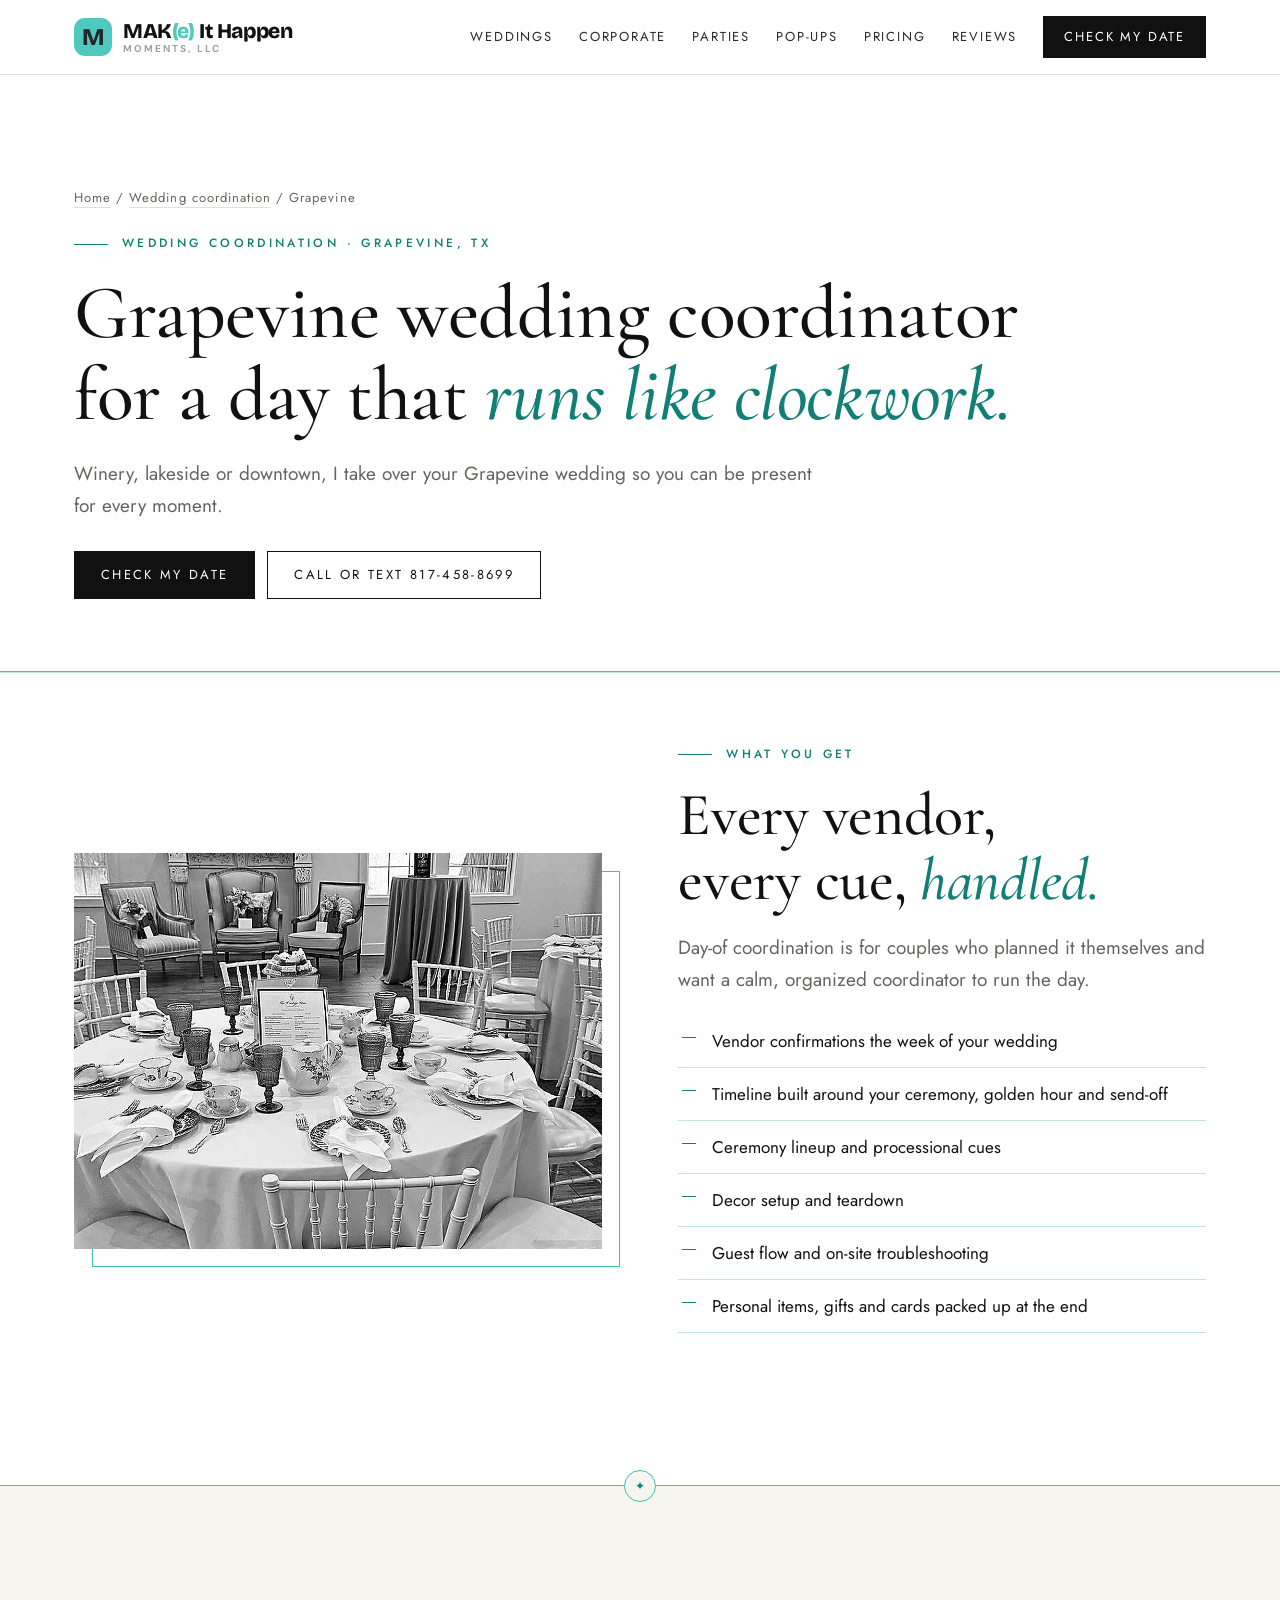
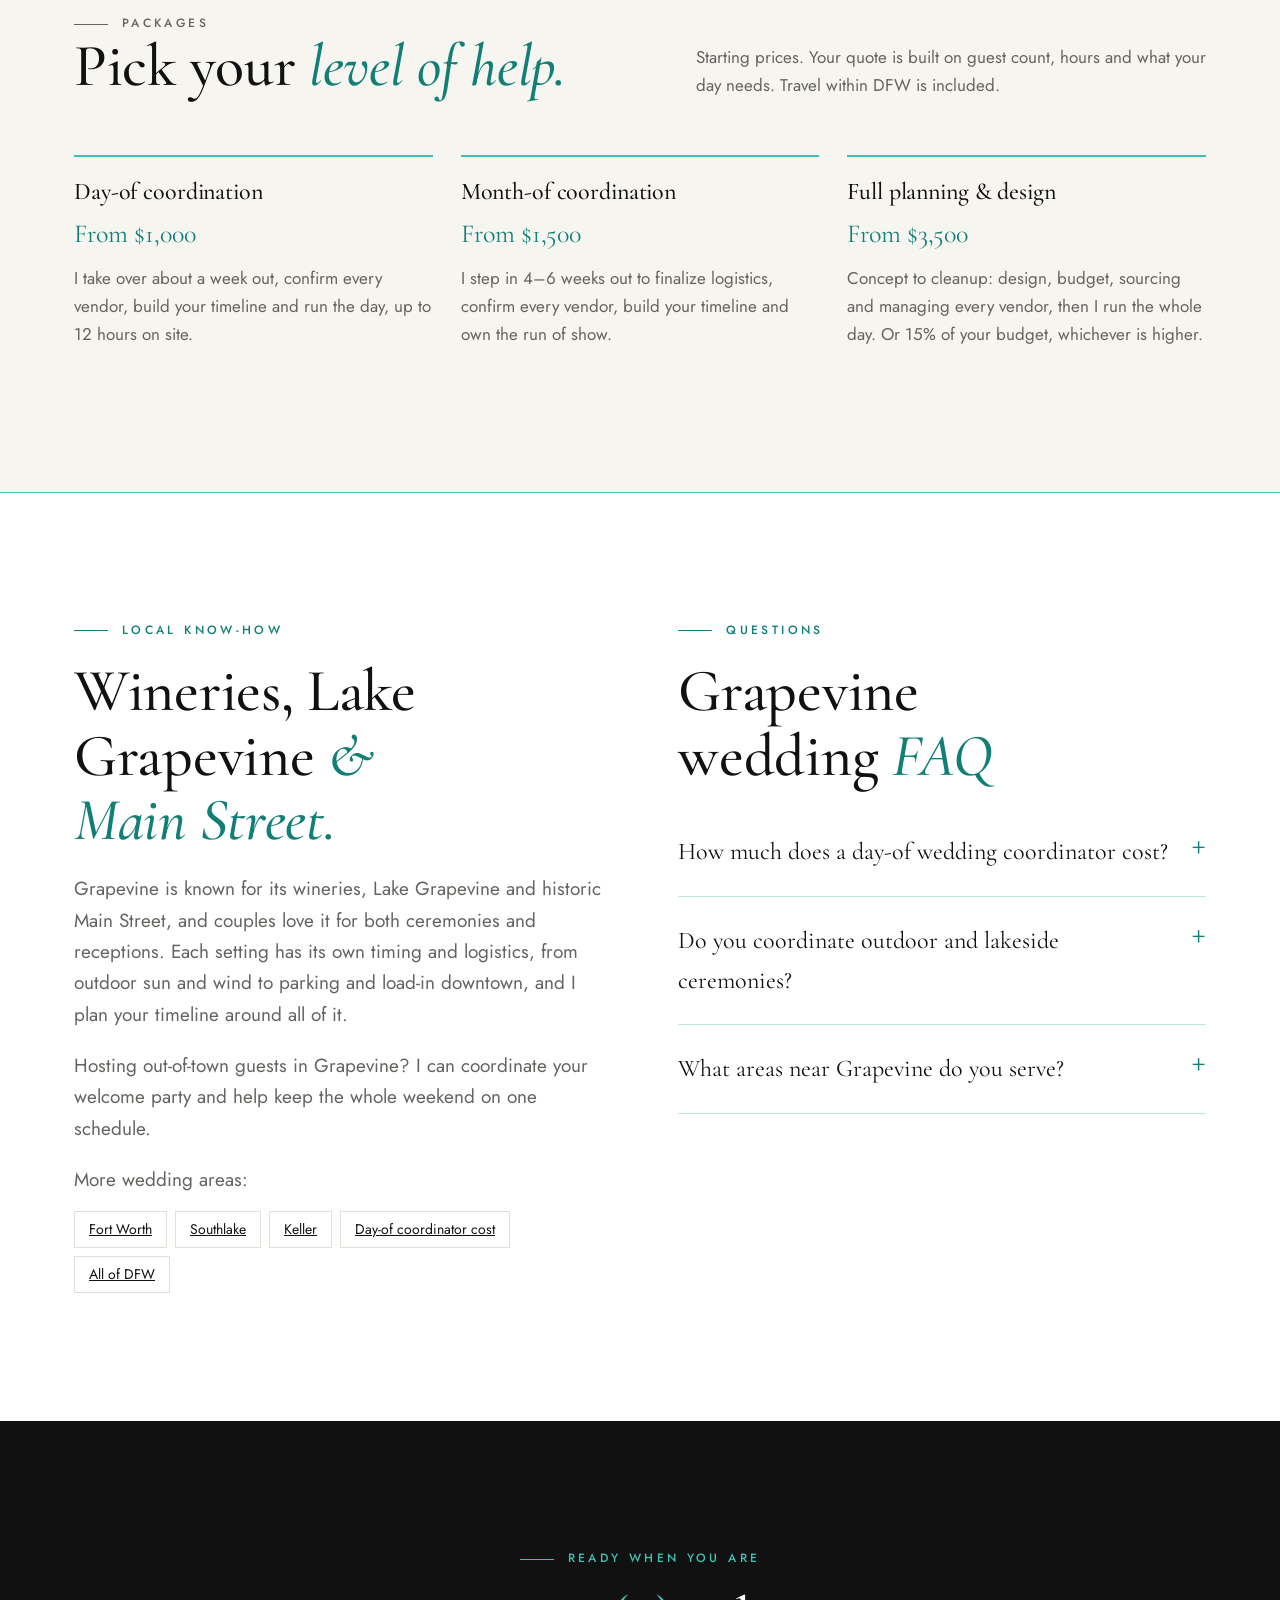
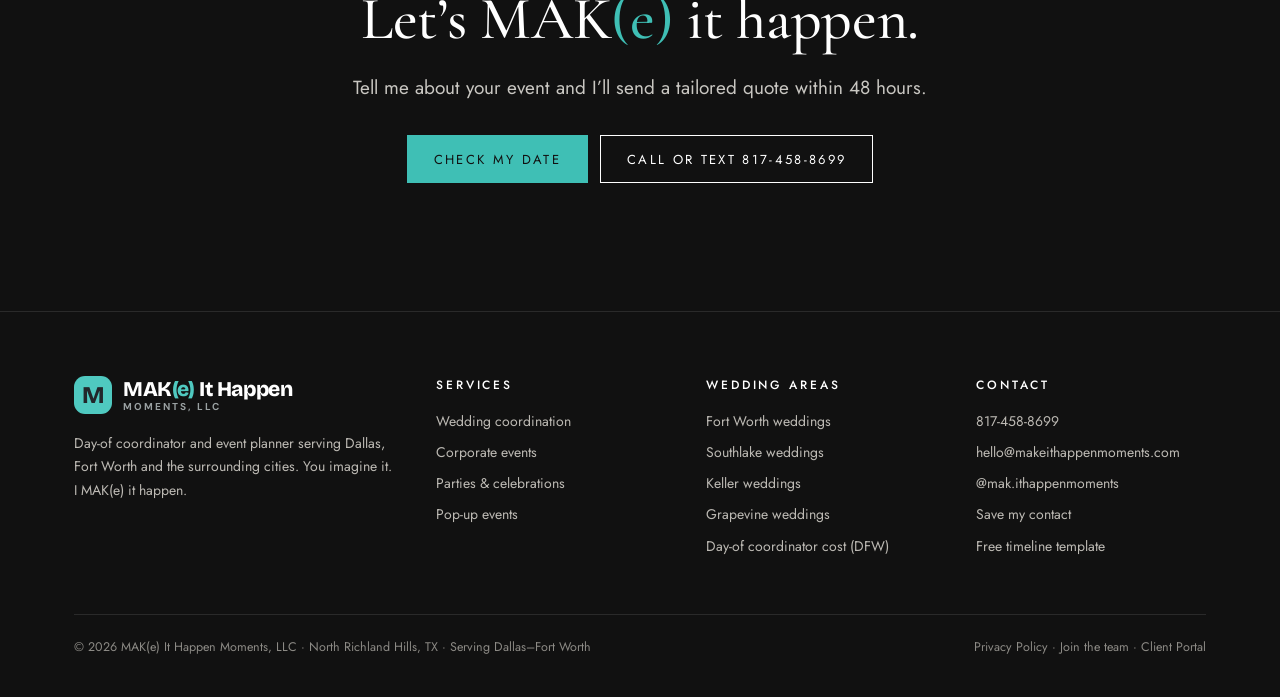
<file: grapevine-wedding-coordinator.html>
<!doctype html>
<html lang="en">
<head>
<meta charset="utf-8">
<meta name="viewport" content="width=device-width, initial-scale=1">
<script>/* Old GitHub address: move visitors to makeithappenmoments.com once that domain answers. */if(location.hostname==="mkahan17.github.io"){var t=location.pathname.replace(/^\/Mak-e-It-Happen-Events-LLC/,"")+location.search+location.hash;fetch("https://makeithappenmoments.com/favicon.png",{mode:"no-cors",cache:"no-store"}).then(function(){location.replace("https://makeithappenmoments.com"+t)}).catch(function(){})}</script>
<title>Grapevine Wedding Coordinator | Day-of Coordination | MAK(e) It Happen Moments</title>
<meta name="description" content="Day-of and month-of wedding coordinator in Grapevine, TX for winery, lakeside and historic Main Street weddings. Vendors, timeline and setup handled. From $1,000.">
<link rel="canonical" href="https://makeithappenmoments.com/grapevine-wedding-coordinator">
<meta property="og:type" content="website">
<meta property="og:site_name" content="MAK(e) It Happen Moments">
<meta property="og:title" content="Grapevine Wedding Coordinator | Day-of Coordination | MAK(e) It Happen Moments">
<meta property="og:description" content="Day-of and month-of wedding coordinator in Grapevine, TX for winery, lakeside and historic Main Street weddings. Vendors, timeline and setup handled. From $1,000.">
<meta property="og:url" content="https://makeithappenmoments.com/grapevine-wedding-coordinator">
<meta property="og:image" content="https://makeithappenmoments.com/og-image.jpg">
<meta name="twitter:card" content="summary_large_image">
<meta name="theme-color" content="#111111">
<link rel="icon" type="image/png" href="favicon.png">
<link rel="apple-touch-icon" href="apple-touch-icon.png">
<link rel="preconnect" href="https://fonts.googleapis.com">
<link rel="preconnect" href="https://fonts.gstatic.com" crossorigin>
<link rel="stylesheet" href="https://fonts.googleapis.com/css2?family=Bricolage+Grotesque:opsz,wght@12..96,800&family=Cormorant+Garamond:ital,wght@0,500;0,600;1,500&family=DM+Sans:wght@700&family=Jost:wght@300;400;500&display=swap">
<link rel="stylesheet" href="styles.css">
<script type="application/ld+json">{"@context": "https://schema.org", "@type": ["LocalBusiness", "ProfessionalService"], "@id": "https://makeithappenmoments.com/#business", "name": "MAK(e) It Happen Moments, LLC", "alternateName": "MAK(e) It Happen Moments", "description": "Day-of coordinator and event planner in Dallas–Fort Worth for weddings, corporate events, parties and pop-up events.", "url": "https://makeithappenmoments.com/", "image": "https://makeithappenmoments.com/og-image.jpg", "logo": "https://makeithappenmoments.com/apple-touch-icon.png", "telephone": "+1-817-458-8699", "email": "hello@makeithappenmoments.com", "priceRange": "$550+", "address": {"@type": "PostalAddress", "addressLocality": "North Richland Hills", "addressRegion": "TX", "addressCountry": "US"}, "areaServed": [{"@type": "City", "name": "Dallas, TX"}, {"@type": "City", "name": "Fort Worth, TX"}, {"@type": "City", "name": "North Richland Hills, TX"}, {"@type": "City", "name": "Keller, TX"}, {"@type": "City", "name": "Southlake, TX"}, {"@type": "City", "name": "Grapevine, TX"}, {"@type": "City", "name": "Colleyville, TX"}, {"@type": "City", "name": "Westlake, TX"}, {"@type": "City", "name": "Trophy Club, TX"}, {"@type": "City", "name": "Roanoke, TX"}, {"@type": "City", "name": "Flower Mound, TX"}, {"@type": "City", "name": "Arlington, TX"}, {"@type": "City", "name": "Plano, TX"}, {"@type": "City", "name": "Frisco, TX"}, {"@type": "City", "name": "McKinney, TX"}, {"@type": "City", "name": "Denton, TX"}, {"@type": "City", "name": "Irving, TX"}], "founder": {"@type": "Person", "name": "Makenzie Kahan"}, "sameAs": ["https://instagram.com/mak.ithappenmoments"], "knowsAbout": ["Day-of coordination", "Wedding coordination", "Corporate event planning", "Party planning", "Pop-up events"]}</script><script type="application/ld+json">{"@context": "https://schema.org", "@type": "Service", "name": "Grapevine wedding coordination", "description": "Day-of and month-of wedding coordinator in Grapevine, TX for winery, lakeside and historic Main Street weddings. Vendors, timeline and setup handled. From $1,000.", "serviceType": "Wedding coordination", "provider": {"@id": "https://makeithappenmoments.com/#business"}, "areaServed": "Grapevine, TX", "url": "https://makeithappenmoments.com/grapevine-wedding-coordinator", "offers": {"@type": "Offer", "price": 1000, "priceCurrency": "USD", "description": "Starting price"}}</script><script type="application/ld+json">{"@context": "https://schema.org", "@type": "BreadcrumbList", "itemListElement": [{"@type": "ListItem", "position": 1, "name": "Home", "item": "https://makeithappenmoments.com/"}, {"@type": "ListItem", "position": 2, "name": "Wedding coordination", "item": "https://makeithappenmoments.com/weddings"}, {"@type": "ListItem", "position": 3, "name": "Grapevine", "item": "https://makeithappenmoments.com/grapevine-wedding-coordinator"}]}</script><script type="application/ld+json">{"@context": "https://schema.org", "@type": "FAQPage", "mainEntity": [{"@type": "Question", "name": "How much does a day-of wedding coordinator cost?", "acceptedAnswer": {"@type": "Answer", "text": "Day-of coordination starts at $1,000 and includes up to 12 hours on site, your minute-by-minute timeline and vendor confirmations. Extra hours are $75, rehearsal management is $250 and a second coordinator is $250."}}, {"@type": "Question", "name": "Do you coordinate outdoor and lakeside ceremonies?", "acceptedAnswer": {"@type": "Answer", "text": "Yes. I plan your timeline around sun position and weather, and keep a backup plan ready so a forecast change never becomes your stress."}}, {"@type": "Question", "name": "What areas near Grapevine do you serve?", "acceptedAnswer": {"@type": "Answer", "text": "Grapevine, Southlake, Colleyville, Coppell, Flower Mound and all of DFW, with travel included."}}]}</script>
</head>
<body>
<header class="top"><div class="wrap">
  <a class="logo" href="/" aria-label="MAK(e) It Happen Moments home"><span class="logo-m">M</span><span class="logo-txt"><b>MAK<span class="e">(e)</span> It Happen</b><small>MOMENTS, LLC</small></span></a>
  <button class="menu-btn" aria-label="Menu" aria-expanded="false" aria-controls="nav"><span></span><span></span></button>
  <nav class="nav" id="nav" aria-label="Main"><a href="/weddings">Weddings</a><a href="/corporate-events">Corporate</a><a href="/parties">Parties</a><a href="/pop-up-events">Pop-ups</a><a href="/#pricing">Pricing</a><a href="/#reviews">Reviews</a><a class="btn" href="/#inquire">Check my date</a></nav>
</div></header>
<main>
<section class="sub-hero"><div class="wrap"><p class="crumbs"><a href="/">Home</a> / <a href="/weddings">Wedding coordination</a> / Grapevine</p>
  <p class="eyebrow">Wedding coordination · Grapevine, TX</p><h1>Grapevine wedding coordinator for a day that <em>runs like clockwork.</em></h1><p class="lead">Winery, lakeside or downtown, I take over your Grapevine wedding so you can be present for every moment.</p>
  <div class="cta-row" style="margin-top:30px"><a class="btn" href="/#inquire">Check my date</a><a class="btn ghost on-light" href="tel:+18174588699">Call or text 817-458-8699</a></div>
</div></section>
<section style="padding-top:clamp(48px,6vw,72px)"><div class="wrap split">
  <div class="frame"><img src="img/vintage-tea-tablescape.jpg" alt="Vintage tea tablescape" loading="lazy" style="aspect-ratio:4/3"></div>
  <div><p class="eyebrow">What you get</p><h2>Every vendor, every cue, <em>handled.</em></h2><p class="lead" style="margin:20px 0">Day-of coordination is for couples who planned it themselves and want a calm, organized coordinator to run the day.</p>
  <ul class="checks"><li>Vendor confirmations the week of your wedding</li><li>Timeline built around your ceremony, golden hour and send-off</li><li>Ceremony lineup and processional cues</li><li>Decor setup and teardown</li><li>Guest flow and on-site troubleshooting</li><li>Personal items, gifts and cards packed up at the end</li></ul></div>
</div></section>
<section class="ivory"><div class="wrap"><div class="head"><div><p class="eyebrow">Packages</p><h2>Pick your <em>level of help.</em></h2></div>
  <p>Starting prices. Your quote is built on guest count, hours and what your day needs. Travel within DFW is included.</p></div><div class="cards3"><article><h3>Day-of coordination</h3><div class="amt">From $1,000</div><p>I take over about a week out, confirm every vendor, build your timeline and run the day, up to 12 hours on site.</p></article><article><h3>Month-of coordination</h3><div class="amt">From $1,500</div><p>I step in 4–6 weeks out to finalize logistics, confirm every vendor, build your timeline and own the run of show.</p></article><article><h3>Full planning &amp; design</h3><div class="amt">From $3,500</div><p>Concept to cleanup: design, budget, sourcing and managing every vendor, then I run the whole day. Or 15% of your budget, whichever is higher.</p></article></div></div></section>
<section><div class="wrap split" style="align-items:start"><div><p class="eyebrow">Local know-how</p><h2>Wineries, Lake Grapevine <em>&amp; Main Street.</em></h2><p class="lead" style="margin-top:20px">Grapevine is known for its wineries, Lake Grapevine and historic Main Street, and couples love it for both ceremonies and receptions. Each setting has its own timing and logistics, from outdoor sun and wind to parking and load-in downtown, and I plan your timeline around all of it.</p><p class="lead" style="margin-top:20px">Hosting out-of-town guests in Grapevine? I can coordinate your welcome party and help keep the whole weekend on one schedule.</p>
  <p class="lead" style="margin-top:20px">More wedding areas:</p><ul class="areas"><li><a href="/fort-worth-wedding-coordinator">Fort Worth</a></li><li><a href="/southlake-wedding-coordinator">Southlake</a></li><li><a href="/keller-wedding-coordinator">Keller</a></li><li><a href="/day-of-coordinator-cost-dfw">Day-of coordinator cost</a></li><li><a href="/weddings">All of DFW</a></li></ul></div>
  <div><p class="eyebrow">Questions</p><h2 style="margin-bottom:20px">Grapevine wedding <em>FAQ</em></h2><div class="faq"><details><summary>How much does a day-of wedding coordinator cost?</summary><p>Day-of coordination starts at $1,000 and includes up to 12 hours on site, your minute-by-minute timeline and vendor confirmations. Extra hours are $75, rehearsal management is $250 and a second coordinator is $250.</p></details><details><summary>Do you coordinate outdoor and lakeside ceremonies?</summary><p>Yes. I plan your timeline around sun position and weather, and keep a backup plan ready so a forecast change never becomes your stress.</p></details><details><summary>What areas near Grapevine do you serve?</summary><p>Grapevine, Southlake, Colleyville, Coppell, Flower Mound and all of DFW, with travel included.</p></details></div></div></div></section>
<section class="dark"><div class="wrap" style="text-align:center">
  <p class="eyebrow" style="justify-content:center">Ready when you are</p>
  <h2>Let&rsquo;s MAK<span class="e">(e)</span> it happen.</h2><p class="lead" style="margin:20px auto 32px">Tell me about your event and I&rsquo;ll send a tailored quote within 48 hours.</p>
  <div class="cta-row" style="justify-content:center"><a class="btn tq" href="/#inquire">Check my date</a><a class="btn ghost" href="tel:+18174588699">Call or text 817-458-8699</a></div>
</div></section>
</main>
<footer class="foot"><div class="wrap">
  <div class="cols">
    <div><a class="logo" href="/" aria-label="MAK(e) It Happen Moments home"><span class="logo-m">M</span><span class="logo-txt"><b>MAK<span class="e">(e)</span> It Happen</b><small>MOMENTS, LLC</small></span></a>
      <p style="margin-top:18px;max-width:26em">Day-of coordinator and event planner serving Dallas, Fort Worth and the surrounding cities. You imagine it. I MAK(e) it happen.</p></div>
    <div><h4>Services</h4><ul>
      <li><a href="/weddings">Wedding coordination</a></li><li><a href="/corporate-events">Corporate events</a></li>
      <li><a href="/parties">Parties &amp; celebrations</a></li><li><a href="/pop-up-events">Pop-up events</a></li></ul></div>
    <div><h4>Wedding areas</h4><ul>
      <li><a href="/fort-worth-wedding-coordinator">Fort Worth weddings</a></li><li><a href="/southlake-wedding-coordinator">Southlake weddings</a></li><li><a href="/keller-wedding-coordinator">Keller weddings</a></li><li><a href="/grapevine-wedding-coordinator">Grapevine weddings</a></li><li><a href="/day-of-coordinator-cost-dfw">Day-of coordinator cost (DFW)</a></li></ul></div>
    <div><h4>Contact</h4><ul>
      <li><a href="tel:+18174588699">817-458-8699</a></li><li><a href="mailto:hello@makeithappenmoments.com">hello@makeithappenmoments.com</a></li>
      <li><a href="https://instagram.com/mak.ithappenmoments" rel="noopener">@mak.ithappenmoments</a></li><li><a href="mak.vcf">Save my contact</a></li><li><a href="/#free-timeline">Free timeline template</a></li></ul></div>
  </div>
  <div class="legal"><span>© 2026 MAK(e) It Happen Moments, LLC · North Richland Hills, TX · Serving Dallas–Fort Worth</span>
    <span><a href="privacy-policy.pdf">Privacy Policy</a> · <a href="/join">Join the team</a> · <a href="portal/">Client Portal</a></span></div>
</div></footer>
<script src="site.js" defer></script>
</body>
</html>
</file>
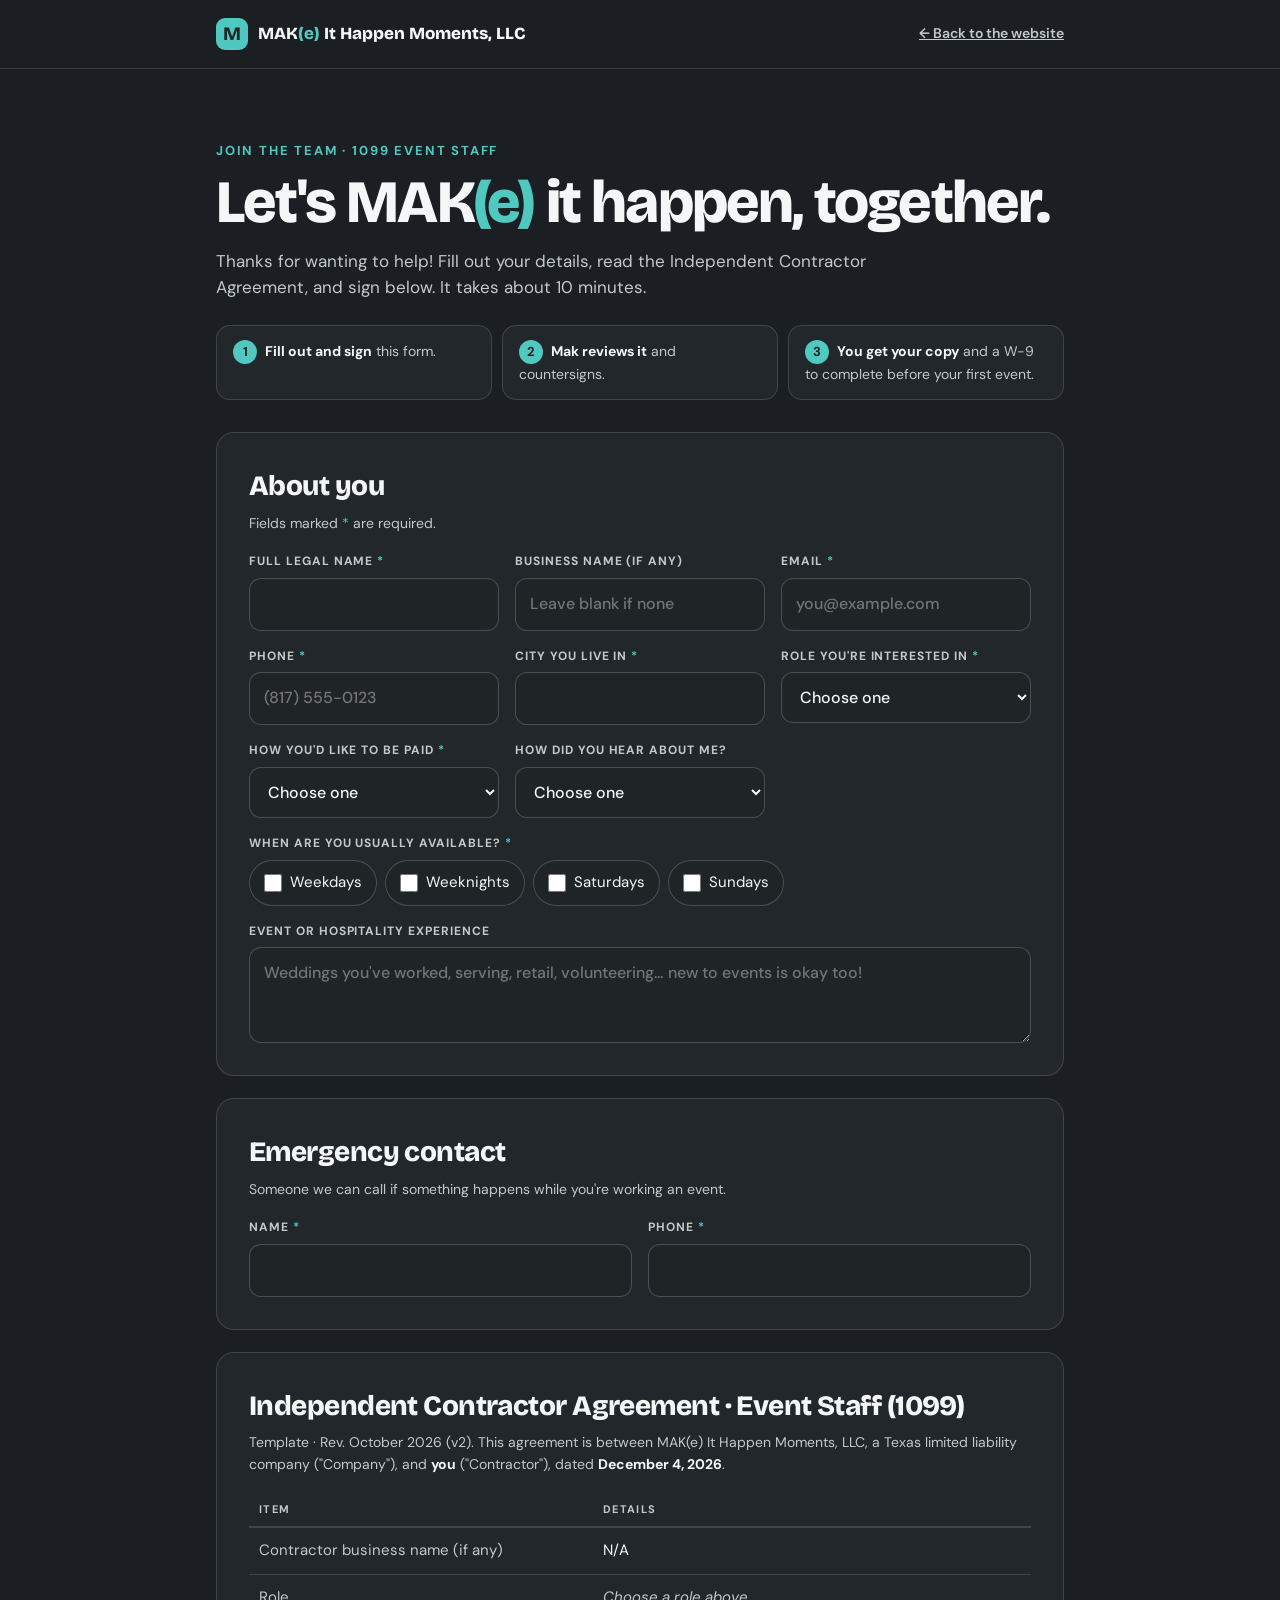
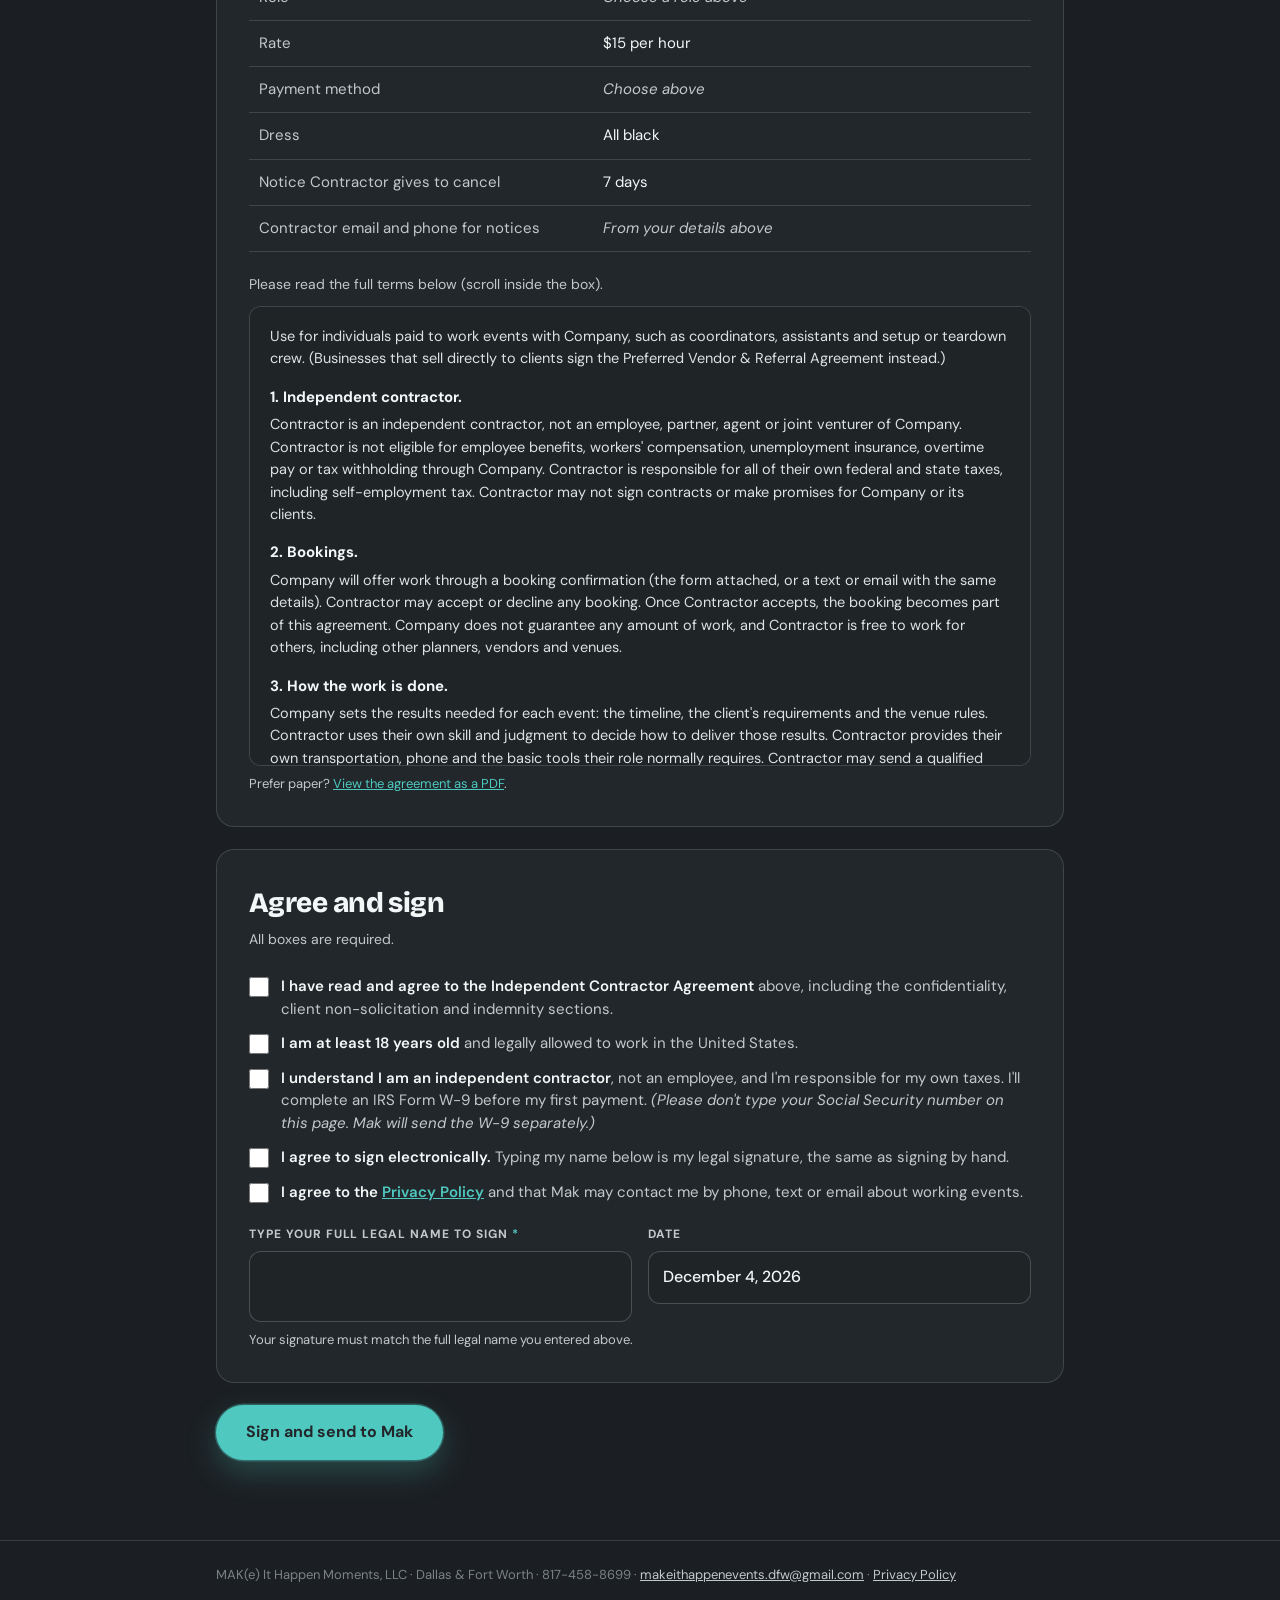
<file: join (1).html>
<!DOCTYPE html>
<html lang="en">
<head>
<meta charset="utf-8">
<meta name="viewport" content="width=device-width, initial-scale=1">
<title>Join the Team | MAK(e) It Happen Moments</title>
<meta name="description" content="Work events with MAK(e) It Happen Moments as a 1099 contractor. Fill out and sign the Independent Contractor Agreement online.">
<meta name="robots" content="noindex">
<link rel="icon" href="favicon.png">
<link rel="apple-touch-icon" href="apple-touch-icon.png">
<link rel="preconnect" href="https://fonts.googleapis.com">
<link rel="preconnect" href="https://fonts.gstatic.com" crossorigin>
<link rel="stylesheet" href="https://fonts.googleapis.com/css2?family=Bricolage+Grotesque:opsz,wght@12..96,700;12..96,800&family=DM+Sans:opsz,wght@9..40,400;9..40,500;9..40,700&display=swap">
<style>
  :root { --gold:#4FC9C0; --bg:#1B1F23; --panel:#22272B; --field:#1F2427; --ink:#F4F7F7; --muted:#C3C9CA; --line:rgba(244,247,247,0.14); --bad:#F2685C; }
  * { box-sizing:border-box; }
  html { scroll-behavior:smooth; }
  body { margin:0; background:var(--bg); color:var(--ink); font-family:'DM Sans',system-ui,sans-serif; -webkit-font-smoothing:antialiased; line-height:1.55; }
  a { color:var(--gold); }
  .wrap { max-width:880px; margin:0 auto; padding:0 16px; }
  header.top { border-bottom:1px solid var(--line); }
  header.top .wrap { display:flex; align-items:center; justify-content:space-between; gap:12px; padding-top:18px; padding-bottom:18px; flex-wrap:wrap; }
  .brand { display:flex; align-items:center; gap:10px; color:var(--ink); text-decoration:none; font-family:'Bricolage Grotesque',sans-serif; font-weight:800; font-size:17px; }
  .brand i { width:32px; height:32px; border-radius:9px; background:var(--gold); color:#22262A; display:grid; place-items:center; font-style:normal; font-size:19px; }
  .brand b { color:var(--gold); font-weight:800; }
  .back { color:var(--muted); font-size:14px; font-weight:600; }
  .hero { padding:clamp(36px,6vw,72px) 0 clamp(20px,3vw,32px); }
  .eyebrow { color:var(--gold); font-weight:700; font-size:13px; letter-spacing:.14em; text-transform:uppercase; margin-bottom:12px; }
  h1 { font-family:'Bricolage Grotesque',sans-serif; font-weight:800; font-size:clamp(34px,6vw,60px); line-height:.98; letter-spacing:-.03em; margin:0 0 16px; text-wrap:balance; }
  h1 span { color:var(--gold); }
  .lead { color:var(--muted); font-size:17px; max-width:40em; margin:0; }
  .steps { display:grid; grid-template-columns:repeat(auto-fit,minmax(min(220px,100%),1fr)); gap:10px; margin:24px 0 0; padding:0; list-style:none; counter-reset:s; }
  .steps li { background:var(--panel); border:1px solid var(--line); border-radius:14px; padding:14px 16px; font-size:14px; color:var(--muted); counter-increment:s; }
  .steps li::before { content:counter(s); display:inline-grid; place-items:center; width:24px; height:24px; border-radius:50%; background:var(--gold); color:#22262A; font-weight:800; font-size:13px; margin-right:8px; }
  .steps b { color:var(--ink); }
  form { display:flex; flex-direction:column; gap:22px; padding-bottom:80px; }
  .card { background:var(--panel); border:1px solid var(--line); border-radius:18px; padding:clamp(18px,3.5vw,32px); }
  .card h2 { font-family:'Bricolage Grotesque',sans-serif; font-weight:800; font-size:clamp(22px,3vw,28px); letter-spacing:-.02em; margin:0 0 4px; }
  .card .sub { color:var(--muted); font-size:14px; margin:0 0 18px; }
  .grid { display:grid; grid-template-columns:repeat(auto-fit,minmax(min(240px,100%),1fr)); gap:16px; }
  label.f { display:flex; flex-direction:column; gap:7px; font-size:12px; font-weight:700; letter-spacing:.08em; text-transform:uppercase; color:var(--muted); }
  label.f .req, .req { color:var(--gold); }
  input[type=text], input[type=email], input[type=tel], select, textarea { font:inherit; font-size:16px; font-weight:500; letter-spacing:normal; text-transform:none; color:var(--ink); background:var(--field); border:1px solid rgba(244,247,247,.2); border-radius:12px; padding:13px 14px; min-height:48px; width:100%; }
  textarea { resize:vertical; min-height:96px; }
  input:focus, select:focus, textarea:focus { outline:2px solid var(--gold); outline-offset:1px; }
  [aria-invalid="true"] { border-color:var(--bad) !important; }
  .full { grid-column:1/-1; }
  fieldset { border:0; margin:0; padding:0; }
  legend { font-size:12px; font-weight:700; letter-spacing:.08em; text-transform:uppercase; color:var(--muted); margin-bottom:8px; padding:0; }
  .opts { display:flex; flex-wrap:wrap; gap:8px; }
  .opts label { display:inline-flex; align-items:center; gap:8px; padding:10px 14px; border:1px solid rgba(244,247,247,.2); border-radius:999px; background:var(--field); font-size:15px; cursor:pointer; min-height:44px; }
  .opts input { accent-color:var(--gold); width:18px; height:18px; margin:0; }
  table.det { width:100%; border-collapse:collapse; font-size:15px; }
  table.det th { text-align:left; font-size:11px; letter-spacing:.12em; text-transform:uppercase; color:var(--muted); padding:8px 10px; border-bottom:2px solid var(--line); }
  table.det td { padding:11px 10px; border-bottom:1px solid var(--line); vertical-align:top; }
  table.det td:first-child { color:var(--muted); width:44%; }
  .tbd { color:var(--muted); font-style:italic; }
  .terms { max-height:460px; overflow-y:auto; background:var(--field); border:1px solid rgba(244,247,247,.16); border-radius:12px; padding:18px 20px; font-size:14.5px; color:#DCE2E3; }
  .terms h3 { font-size:15px; margin:16px 0 4px; color:var(--ink); }
  .terms h3:first-child { margin-top:0; }
  .terms p, .terms ul { margin:0 0 8px; }
  .terms ul { padding-left:20px; }
  .terms .caps { font-size:13.5px; }
  .chk { display:flex; align-items:flex-start; gap:12px; font-size:15px; color:var(--muted); cursor:pointer; line-height:1.5; padding:6px 0; }
  .chk input { flex:none; width:20px; height:20px; margin:2px 0 0; accent-color:var(--gold); cursor:pointer; }
  .chk strong { color:var(--ink); font-weight:600; }
  .sig { font-family:'Brush Script MT','Segoe Script',cursive; font-size:28px !important; }
  .note { font-size:13px; color:var(--muted); margin:8px 0 0; }
  .actions { display:flex; flex-wrap:wrap; gap:12px; align-items:center; }
  .btn { font:inherit; cursor:pointer; border:none; background:var(--gold); color:#22262A; padding:15px 30px; border-radius:100px; font-weight:700; font-size:16px; min-height:48px; box-shadow:0 0 0 1.5px rgba(79,201,192,.35),0 12px 30px rgba(79,201,192,.25); }
  .btn[disabled] { opacity:.6; cursor:progress; }
  .btn.ghost { background:rgba(79,201,192,.08); color:var(--ink); border:1px solid rgba(79,201,192,.6); box-shadow:none; }
  #status { margin:0; font-size:15px; color:var(--muted); }
  #status.bad { color:var(--bad); }
  .done { text-align:center; padding:clamp(28px,5vw,48px); }
  .done h2 { font-size:clamp(26px,4vw,38px); }
  footer { border-top:1px solid var(--line); padding:24px 0; font-size:13px; color:#7c8385; }
  footer a { color:var(--muted); }
  .print-only { display:none; }
  @media print {
    body { background:#fff; color:#111; }
    header.top, .hero .steps, .actions, #status, footer, .no-print, .done .actions { display:none !important; }
    .card { border:1px solid #ccc; background:#fff; break-inside:auto; }
    .terms { max-height:none; overflow:visible; background:#fff; color:#111; border:0; padding:0; }
    .terms h3 { color:#111; }
    input, select, textarea { color:#111 !important; background:#fff !important; border:1px solid #bbb !important; }
    label.f, legend, .chk, .card .sub, table.det td:first-child, .lead { color:#333 !important; }
    .chk strong { color:#111; }
    .print-only { display:block; }
    a { color:#111; }
  }
</style>
</head>
<body>
<header class="top">
  <div class="wrap">
    <a class="brand" href="./"><i>M</i><span>MAK<b>(e)</b> It Happen Moments, LLC</span></a>
    <a class="back" href="./#join">← Back to the website</a>
  </div>
</header>

<main class="wrap">
  <section class="hero">
    <div class="eyebrow">Join the team · 1099 event staff</div>
    <h1>Let's MAK<span>(e)</span> it happen, together.</h1>
    <p class="lead">Thanks for wanting to help! Fill out your details, read the Independent Contractor Agreement, and sign below. It takes about 10 minutes.</p>
    <ol class="steps">
      <li><b>Fill out and sign</b> this form.</li>
      <li><b>Mak reviews it</b> and countersigns.</li>
      <li><b>You get your copy</b> and a W-9 to complete before your first event.</li>
    </ol>
  </section>

  <form id="agreement" novalidate>
    <!-- 1. About you -->
    <div class="card">
      <h2>About you</h2>
      <p class="sub">Fields marked <span class="req">*</span> are required.</p>
      <div class="grid">
        <label class="f"><span>Full legal name <span class="req">*</span></span><input type="text" name="legal_name" autocomplete="name" required></label>
        <label class="f"><span>Business name (if any)</span><input type="text" name="business_name" placeholder="Leave blank if none"></label>
        <label class="f"><span>Email <span class="req">*</span></span><input type="email" name="email" autocomplete="email" placeholder="you@example.com" required></label>
        <label class="f"><span>Phone <span class="req">*</span></span><input type="tel" name="phone" autocomplete="tel" inputmode="tel" placeholder="(817) 555-0123" required></label>
        <label class="f"><span>City you live in <span class="req">*</span></span><input type="text" name="city" autocomplete="address-level2" required></label>
        <label class="f"><span>Role you're interested in <span class="req">*</span></span>
          <select name="role" required>
            <option value="">Choose one</option>
            <option>On-site event coordination</option>
            <option>Event assistant</option>
            <option>Setup and teardown</option>
            <option>Guest check-in</option>
            <option>Open to anything</option>
          </select>
        </label>
        <label class="f"><span>How you'd like to be paid <span class="req">*</span></span>
          <select name="payment" required>
            <option value="">Choose one</option>
            <option>Zelle</option>
            <option>Venmo</option>
            <option>Check</option>
          </select>
        </label>
        <label class="f"><span>How did you hear about me?</span>
          <select name="source">
            <option value="">Choose one</option>
            <option>Instagram</option><option>Facebook</option><option>LinkedIn</option><option>A friend</option><option>Worked an event with me</option><option>Other</option>
          </select>
        </label>
        <fieldset class="full">
          <legend>When are you usually available? <span class="req">*</span></legend>
          <div class="opts" id="avail">
            <label><input type="checkbox" name="availability" value="Weekdays">Weekdays</label>
            <label><input type="checkbox" name="availability" value="Weeknights">Weeknights</label>
            <label><input type="checkbox" name="availability" value="Saturdays">Saturdays</label>
            <label><input type="checkbox" name="availability" value="Sundays">Sundays</label>
          </div>
        </fieldset>
        <label class="f full"><span>Event or hospitality experience</span><textarea name="experience" placeholder="Weddings you've worked, serving, retail, volunteering… new to events is okay too!"></textarea></label>
      </div>
    </div>

    <!-- 2. Emergency contact -->
    <div class="card">
      <h2>Emergency contact</h2>
      <p class="sub">Someone we can call if something happens while you're working an event.</p>
      <div class="grid">
        <label class="f"><span>Name <span class="req">*</span></span><input type="text" name="ec_name" required></label>
        <label class="f"><span>Phone <span class="req">*</span></span><input type="tel" name="ec_phone" inputmode="tel" required></label>
      </div>
    </div>

    <!-- 3. Agreement -->
    <div class="card">
      <h2>Independent Contractor Agreement · Event Staff (1099)</h2>
      <p class="sub">Template · Rev. October 2026 (v2). This agreement is between MAK(e) It Happen Moments, LLC, a Texas limited liability company ("Company"), and <strong id="nameEcho" style="color:var(--ink)">you</strong> ("Contractor"), dated <strong id="dateEcho" style="color:var(--ink)"></strong>.</p>
      <table class="det" aria-label="Agreement details">
        <thead><tr><th>Item</th><th>Details</th></tr></thead>
        <tbody>
          <tr><td>Contractor business name (if any)</td><td id="d_business">N/A</td></tr>
          <tr><td>Role</td><td id="d_role" class="tbd">Choose a role above</td></tr>
          <tr><td>Rate</td><td>$15 per hour</td></tr>
          <tr><td>Payment method</td><td id="d_payment" class="tbd">Choose above</td></tr>
          <tr><td>Dress</td><td>All black</td></tr>
          <tr><td>Notice Contractor gives to cancel</td><td>7 days</td></tr>
          <tr><td>Contractor email and phone for notices</td><td id="d_contact" class="tbd">From your details above</td></tr>
        </tbody>
      </table>

      <p class="sub" style="margin:22px 0 10px">Please read the full terms below (scroll inside the box).</p>
      <div class="terms" tabindex="0" aria-label="Agreement terms">
        <p>Use for individuals paid to work events with Company, such as coordinators, assistants and setup or teardown crew. (Businesses that sell directly to clients sign the Preferred Vendor &amp; Referral Agreement instead.)</p>
        <h3>1. Independent contractor.</h3>
        <p>Contractor is an independent contractor, not an employee, partner, agent or joint venturer of Company. Contractor is not eligible for employee benefits, workers' compensation, unemployment insurance, overtime pay or tax withholding through Company. Contractor is responsible for all of their own federal and state taxes, including self-employment tax. Contractor may not sign contracts or make promises for Company or its clients.</p>
        <h3>2. Bookings.</h3>
        <p>Company will offer work through a booking confirmation (the form attached, or a text or email with the same details). Contractor may accept or decline any booking. Once Contractor accepts, the booking becomes part of this agreement. Company does not guarantee any amount of work, and Contractor is free to work for others, including other planners, vendors and venues.</p>
        <h3>3. How the work is done.</h3>
        <p>Company sets the results needed for each event: the timeline, the client's requirements and the venue rules. Contractor uses their own skill and judgment to decide how to deliver those results. Contractor provides their own transportation, phone and the basic tools their role normally requires. Contractor may send a qualified substitute only with Company's approval first. Contractor pays the substitute. Before working any event, the substitute must sign Company's Confidentiality Agreement and Non-Solicitation Agreement.</p>
        <h3>4. Pay.</h3>
        <p>Company will pay the rate above within 14 days after each event and after receiving Contractor's invoice or confirmation of hours. Hourly work runs from the call time in the booking until Company's on-site lead confirms Contractor is done. Hours beyond the booking must be approved by Company in advance (a text is fine).</p>
        <p>Expenses are not reimbursed unless Company approves them in writing in advance and Contractor provides receipts.</p>
        <p>Tips a client gives directly to Contractor belong to Contractor. Tips a client gives to Company for the whole team will be split evenly among everyone who worked that event.</p>
        <p>Tax forms. Contractor will give Company a completed IRS Form W-9 before the first payment; no payment is made until it is received. Company will issue Form 1099-NEC if payments for the year reach the IRS reporting threshold.</p>
        <h3>5. Standards.</h3>
        <p>At each event, Contractor will:</p>
        <ul>
          <li>arrive on time, follow the event timeline and dress as stated above;</li>
          <li>follow venue rules and treat clients, guests and vendors professionally;</li>
          <li>not drink alcohol, use drugs, or smoke or vape in guest areas while working, and not bring personal guests;</li>
          <li>tell Company right away about any injury, accident, damage, safety issue or guest complaint.</li>
        </ul>
        <p>Contractor confirms they are at least 18 years old and legally allowed to work in the United States.</p>
        <h3>6. Cancellations and no-shows.</h3>
        <p>If Contractor must cancel a confirmed booking, they will give at least the notice shown above, except in a genuine emergency, and will help find a replacement if they can. A no-show without notice, or repeated late cancellations, lets Company end this agreement immediately. Company may cancel or shorten any booking at any time and will try to give as much notice as it can. Contractor is paid only for work actually performed. No pay is owed for a cancelled booking or for hours not worked. If Contractor has already arrived and started work when an event is cut short, Company pays for the hours worked (or, for a per-event rate, the full rate).</p>
        <h3>7. Confidentiality.</h3>
        <p>Company will give Contractor access to confidential information, including client names and contact details, budgets, contracts, guest information, pricing, vendor terms and Company's planning methods and templates. Contractor will use it only to work Company events, will not share it, and will return or delete it when this agreement ends. This obligation continues after the agreement ends.</p>
        <h3>8. Client non-solicitation.</h3>
        <p>In exchange for the confidential information and client relationships Company provides, for 12 months after Contractor's last event with Company, Contractor will not, directly or through anyone else, offer or provide event planning or coordination services to any client Contractor met or learned about through Company, or encourage any client to stop or reduce working with Company. If such a client contacts Contractor directly, Contractor will refer them to Company. This does not stop Contractor from working for other planners, vendors or venues, or from serving people Contractor knew before working with Company. If a court finds this section too broad, it may narrow it to what is enforceable under Texas law.</p>
        <h3>9. Photos, social media and work product.</h3>
        <p>Contractor will not post photos of a client's event, or tag or name the client, without Company's approval. Contractor allows Company to use photos of Contractor working at events in Company's marketing. Timelines, layouts, checklists and other materials Contractor creates for Company events belong to Company.</p>
        <h3>10. Property.</h3>
        <p>Contractor will take reasonable care of Company and client property and will pay for loss or damage caused by Contractor's negligence or misconduct. Any deduction from Contractor's pay for this requires Contractor's written agreement.</p>
        <h3>11. Insurance and injuries.</h3>
        <p>Company does not carry workers' compensation or health insurance for Contractor. Contractor is responsible for their own health and injury coverage and for auto insurance required by Texas law when driving to and from events.</p>
        <h3>12. Indemnity.</h3>
        <p class="caps">CONTRACTOR WILL DEFEND, INDEMNIFY AND HOLD HARMLESS COMPANY AND ITS OWNER FROM ALL CLAIMS, DAMAGES AND COSTS, INCLUDING REASONABLE ATTORNEY'S FEES, TO THE EXTENT CAUSED BY CONTRACTOR'S NEGLIGENCE, MISCONDUCT OR BREACH OF THIS AGREEMENT.</p>
        <h3>13. Ending the agreement.</h3>
        <p>Either party may end this agreement at any time by written notice. Ending the agreement cancels any bookings not yet worked, and Company owes pay only for work already performed, as in Section 6. Sections 4 (for pay owed for work performed), 7 through 12, and 14 continue after the agreement ends.</p>
        <h3>14. Texas law and disputes.</h3>
        <p>This agreement is governed by Texas law, with venue in Tarrant County, Texas. Company may ask a court to stop a breach of Sections 7 through 9 right away, in addition to any other remedy.</p>
        <h3>15. General.</h3>
        <p>Written notice includes email or text to the contacts in this agreement (Company: makeithappenevents.dfw@gmail.com, 817-458-8699). This agreement and each accepted booking confirmation are the complete agreement. Changes must be in writing and approved by both parties. If any part is found unenforceable, it will be limited to the extent needed and the rest still applies. Contractor may not transfer this agreement except as allowed in Section 3. Electronic signatures and signed copies count as originals.</p>
        <h3>Before Contractor's first event</h3>
        <ul><li>Signed agreement</li><li>IRS Form W-9</li><li>Emergency contact</li><li>Certificate of insurance (if required)</li></ul>
      </div>
      <p class="note">Prefer paper? <a href="worker-agreement.pdf" target="_blank" rel="noopener">View the agreement as a PDF</a>.</p>
    </div>

    <!-- 4. Sign -->
    <div class="card">
      <h2>Agree and sign</h2>
      <p class="sub">All boxes are required.</p>
      <label class="chk"><input type="checkbox" name="c_agree" required><span><strong>I have read and agree to the Independent Contractor Agreement</strong> above, including the confidentiality, client non-solicitation and indemnity sections.</span></label>
      <label class="chk"><input type="checkbox" name="c_eligible" required><span><strong>I am at least 18 years old</strong> and legally allowed to work in the United States.</span></label>
      <label class="chk"><input type="checkbox" name="c_contractor" required><span><strong>I understand I am an independent contractor</strong>, not an employee, and I'm responsible for my own taxes. I'll complete an IRS Form W-9 before my first payment. <em>(Please don't type your Social Security number on this page. Mak will send the W-9 separately.)</em></span></label>
      <label class="chk"><input type="checkbox" name="c_esign" required><span><strong>I agree to sign electronically.</strong> Typing my name below is my legal signature, the same as signing by hand.</span></label>
      <label class="chk"><input type="checkbox" name="c_privacy" required><span><strong>I agree to the <a href="privacy-policy.pdf" target="_blank" rel="noopener">Privacy Policy</a></strong> and that Mak may contact me by phone, text or email about working events.</span></label>
      <div class="grid" style="margin-top:16px">
        <label class="f"><span>Type your full legal name to sign <span class="req">*</span></span><input type="text" name="signature" class="sig" autocomplete="off" required></label>
        <label class="f"><span>Date</span><input type="text" name="sign_date" readonly></label>
      </div>
      <p class="note">Your signature must match the full legal name you entered above.</p>
      <input type="text" name="botcheck" tabindex="-1" autocomplete="off" aria-hidden="true" style="position:absolute;left:-9999px;width:1px;height:1px;opacity:0">
    </div>

    <div class="actions">
      <button type="submit" class="btn" id="send">Sign and send to Mak</button>
      <p id="status" role="status" aria-live="polite"></p>
    </div>
  </form>

  <div id="thanks" class="card done" hidden>
    <div class="eyebrow">Signed and sent</div>
    <h2>Thank you, <span id="thanksName"></span>!</h2>
    <p class="lead" style="margin:0 auto 22px">Your signed agreement is on its way to Mak. She'll review it, countersign and send you a W-9 to complete. Keep a copy for your records.</p>
    <div class="actions" style="justify-content:center">
      <button type="button" class="btn" id="printCopy">Save or print my copy</button>
      <a class="btn ghost" href="./" style="text-decoration:none">Back to the website</a>
    </div>
  </div>
</main>

<footer>
  <div class="wrap">MAK(e) It Happen Moments, LLC · Dallas &amp; Fort Worth · 817-458-8699 · <a href="mailto:makeithappenevents.dfw@gmail.com">makeithappenevents.dfw@gmail.com</a> · <a href="privacy-policy.pdf" target="_blank" rel="noopener">Privacy Policy</a></div>
</footer>

<script>
(function () {
  "use strict";
  var EMAIL = "makeithappenevents.dfw@gmail.com";
  var W3F_KEY = "76e190de-1d31-439b-95f6-00a21030977a";
  var VERSION = "Independent Contractor Agreement · Event Staff (1099) · Rev. October 2026 (v2)";
  var form = document.getElementById("agreement");
  var status = document.getElementById("status");
  var sendBtn = document.getElementById("send");
  var $ = function (n) { return form.elements.namedItem(n); };
  var val = function (n) { var el = $(n); return el ? String(el.value || "").trim() : ""; };
  var today = new Date().toLocaleDateString("en-US", { month: "long", day: "numeric", year: "numeric" });
  $("sign_date").value = today;
  document.getElementById("dateEcho").textContent = today;

  function sync() {
    var name = val("legal_name");
    document.getElementById("nameEcho").textContent = name || "you";
    document.getElementById("d_business").textContent = val("business_name") || "N/A";
    var set = function (id, v, ph) { var td = document.getElementById(id); td.textContent = v || ph; td.className = v ? "" : "tbd"; };
    set("d_role", val("role"), "Choose a role above");
    set("d_payment", val("payment"), "Choose above");
    var c = [val("email"), val("phone")].filter(Boolean).join(" · ");
    set("d_contact", c, "From your details above");
  }
  form.addEventListener("input", function (e) { sync(); if (e.target.setAttribute) e.target.setAttribute("aria-invalid", "false"); });
  form.addEventListener("change", sync);

  var norm = function (s) { return s.toLowerCase().replace(/[^a-z]/g, ""); };
  var avail = function () { return Array.prototype.slice.call(form.querySelectorAll('input[name="availability"]:checked')).map(function (x) { return x.value; }); };

  function check() {
    var missing = [], first = null;
    var need = [["legal_name", "your full legal name"], ["email", "your email"], ["phone", "your phone"], ["city", "your city"], ["role", "the role you're interested in"], ["payment", "how you'd like to be paid"], ["ec_name", "an emergency contact name"], ["ec_phone", "an emergency contact phone"]];
    need.forEach(function (p) { var el = $(p[0]); var bad = !val(p[0]); el.setAttribute("aria-invalid", bad ? "true" : "false"); if (bad) { missing.push(p[1]); if (!first) first = el; } });
    if (val("email") && !/^[^\s@]+@[^\s@]+\.[^\s@]+$/.test(val("email"))) { $("email").setAttribute("aria-invalid", "true"); missing.push("a valid email"); if (!first) first = $("email"); }
    if (val("phone") && val("phone").replace(/\D/g, "").length < 10) { $("phone").setAttribute("aria-invalid", "true"); missing.push("a valid phone number"); if (!first) first = $("phone"); }
    if (!avail().length) { missing.push("your availability"); if (!first) first = form.querySelector('input[name="availability"]'); }
    var boxes = ["c_agree", "c_eligible", "c_contractor", "c_esign", "c_privacy"].filter(function (n) { return !$(n).checked; });
    if (boxes.length) { missing.push("all five checkboxes in Agree and sign"); if (!first) first = $(boxes[0]); }
    if (!val("signature")) { $("signature").setAttribute("aria-invalid", "true"); missing.push("your typed signature"); if (!first) first = $("signature"); }
    else if (val("legal_name") && norm(val("signature")) !== norm(val("legal_name"))) { $("signature").setAttribute("aria-invalid", "true"); missing.push("a signature that matches your full legal name"); if (!first) first = $("signature"); }
    if (missing.length) {
      status.className = "bad";
      status.textContent = "Please add " + (missing.length < 2 ? missing[0] : missing.slice(0, -1).join(", ") + " and " + missing[missing.length - 1]) + ".";
      if (first) first.focus();
      return false;
    }
    return true;
  }

  function payload() {
    var signedAt = new Date();
    var p = {
      "Name": val("legal_name"),
      "Business name": val("business_name") || "N/A",
      "Email": val("email"),
      "Phone": val("phone"),
      "City": val("city"),
      "Role interested in": val("role"),
      "Payment method": val("payment"),
      "Availability": avail().join(", "),
      "Experience": val("experience") || "(nothing added)",
      "How they heard about you": val("source") || "(not given)",
      "Emergency contact": val("ec_name") + " · " + val("ec_phone"),
      "Agreement": VERSION,
      "Notice to cancel": "7 days",
      "Rate": "$15 per hour",
      "Dress": "All black",
      "Agreed to agreement": "Yes",
      "Confirmed 18+ and legally allowed to work in the US": "Yes",
      "Acknowledged independent contractor status and W-9": "Yes",
      "Agreed to sign electronically": "Yes",
      "Agreed to Privacy Policy": "Yes",
      "Electronic signature": val("signature"),
      "Signed on": signedAt.toLocaleString("en-US", { timeZone: "America/Chicago", dateStyle: "long", timeStyle: "short" }) + " (Central)",
      "Signed at (UTC)": signedAt.toISOString(),
      "Device": navigator.userAgent
    };
    return { p: p, subject: "New helper application: " + val("role") + " (" + val("legal_name") + ")" };
  }

  function fallback(d) {
    var body = Object.keys(d.p).map(function (k) { return k + ": " + d.p[k]; }).join("\n");
    status.className = "bad";
    status.textContent = "The form is having trouble right now, but nothing is lost. ";
    var a = document.createElement("a");
    a.href = "mailto:" + EMAIL + "?subject=" + encodeURIComponent(d.subject) + "&body=" + encodeURIComponent(body);
    a.textContent = "Tap here to email your signed details to Mak";
    a.style.fontWeight = "700";
    status.appendChild(a);
  }

  form.addEventListener("submit", function (e) {
    e.preventDefault();
    if (val("botcheck")) return;
    if (!check()) return;
    var d = payload();
    sendBtn.disabled = true; sendBtn.textContent = "Sending...";
    status.className = ""; status.textContent = "Sending your signed agreement...";
    fetch("https://api.web3forms.com/submit", {
      method: "POST",
      headers: { "Content-Type": "application/json", "Accept": "application/json" },
      body: JSON.stringify(Object.assign({ access_key: W3F_KEY, subject: d.subject, from_name: "MAK(e) It Happen website", replyto: val("email"), botcheck: "" }, d.p))
    }).then(function (r) { return r.json(); }).then(function (res) {
      if (!res || String(res.success) !== "true") throw new Error("not sent");
      document.getElementById("thanksName").textContent = val("legal_name").split(" ")[0];
      document.getElementById("thanks").hidden = false;
      form.querySelector(".actions").hidden = true;
      Array.prototype.forEach.call(form.querySelectorAll("input,select,textarea"), function (el) { el.disabled = true; });
      document.getElementById("thanks").scrollIntoView({ behavior: "smooth", block: "center" });
    }).catch(function () { fallback(d); }).then(function () { sendBtn.disabled = false; sendBtn.textContent = "Sign and send to Mak"; });
  });

  document.getElementById("printCopy").addEventListener("click", function () { window.print(); });
  sync();
})();
</script>
</body>
</html>
</file>
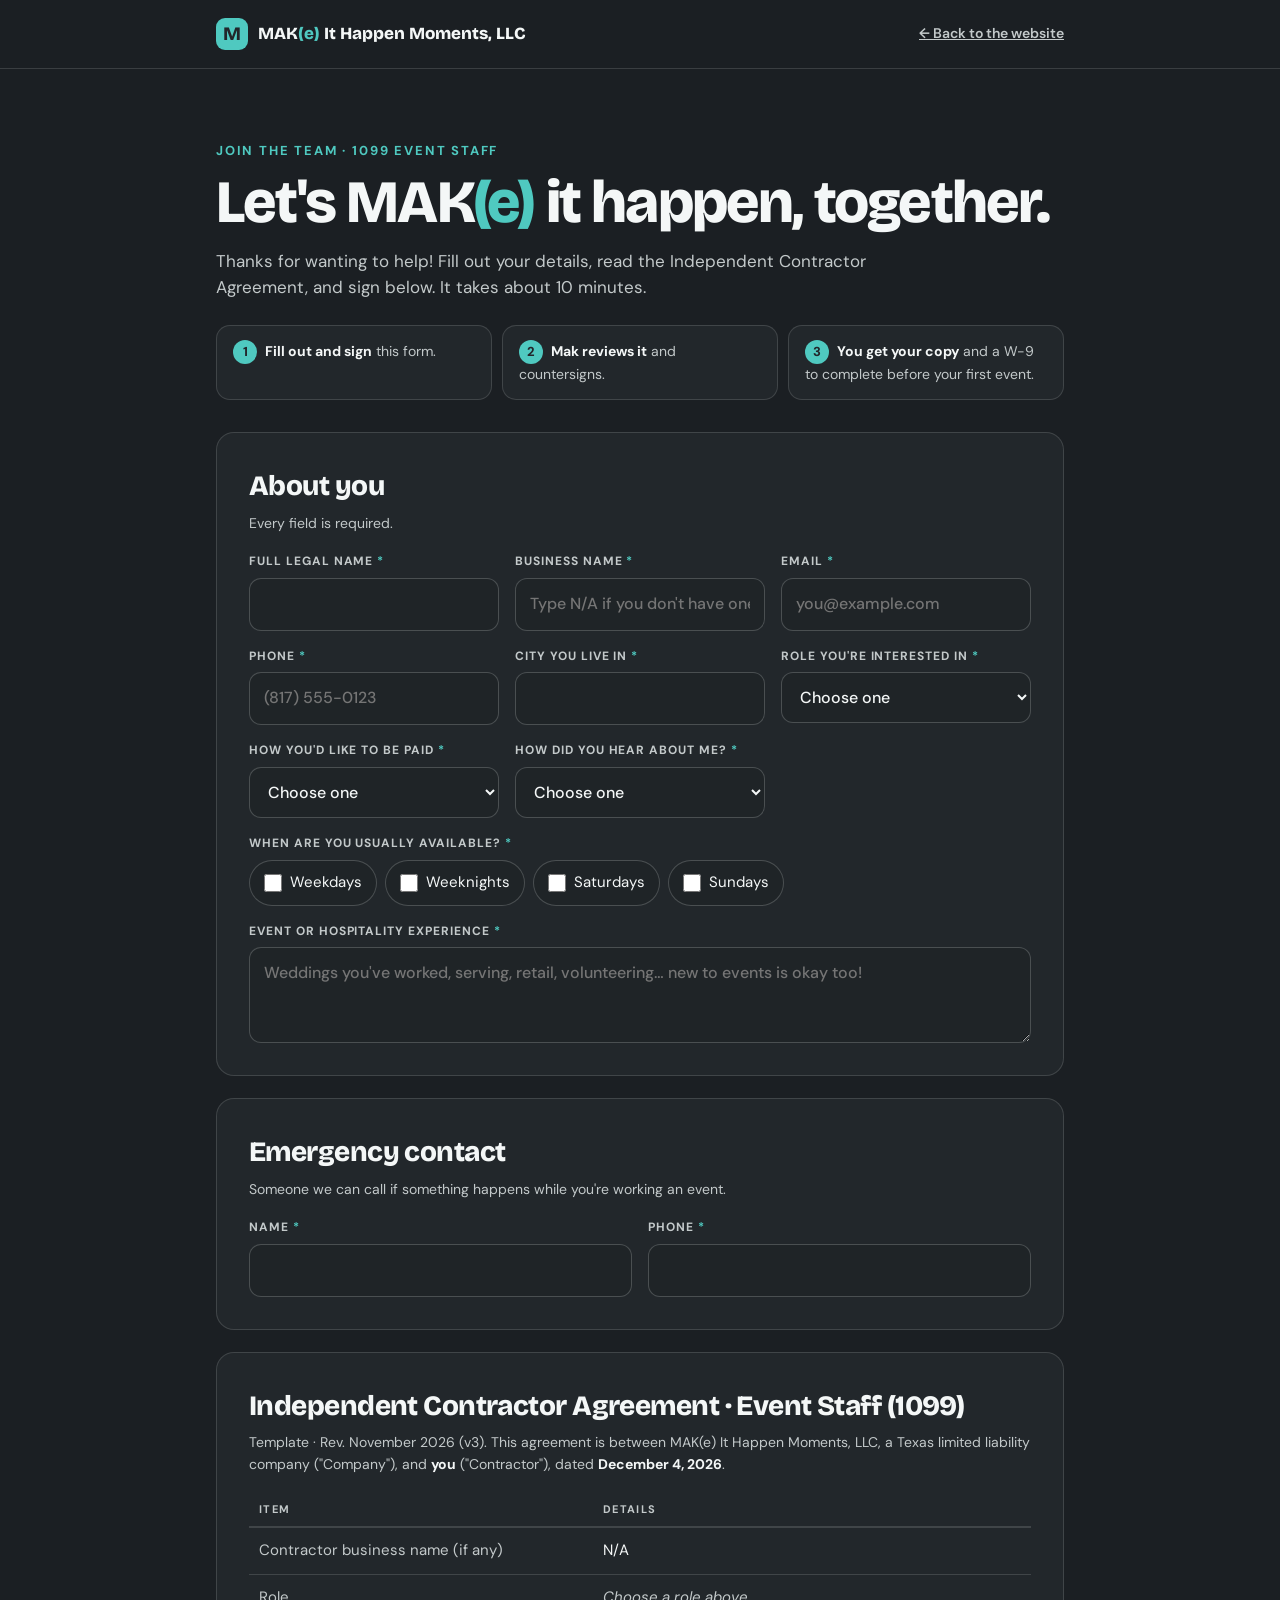
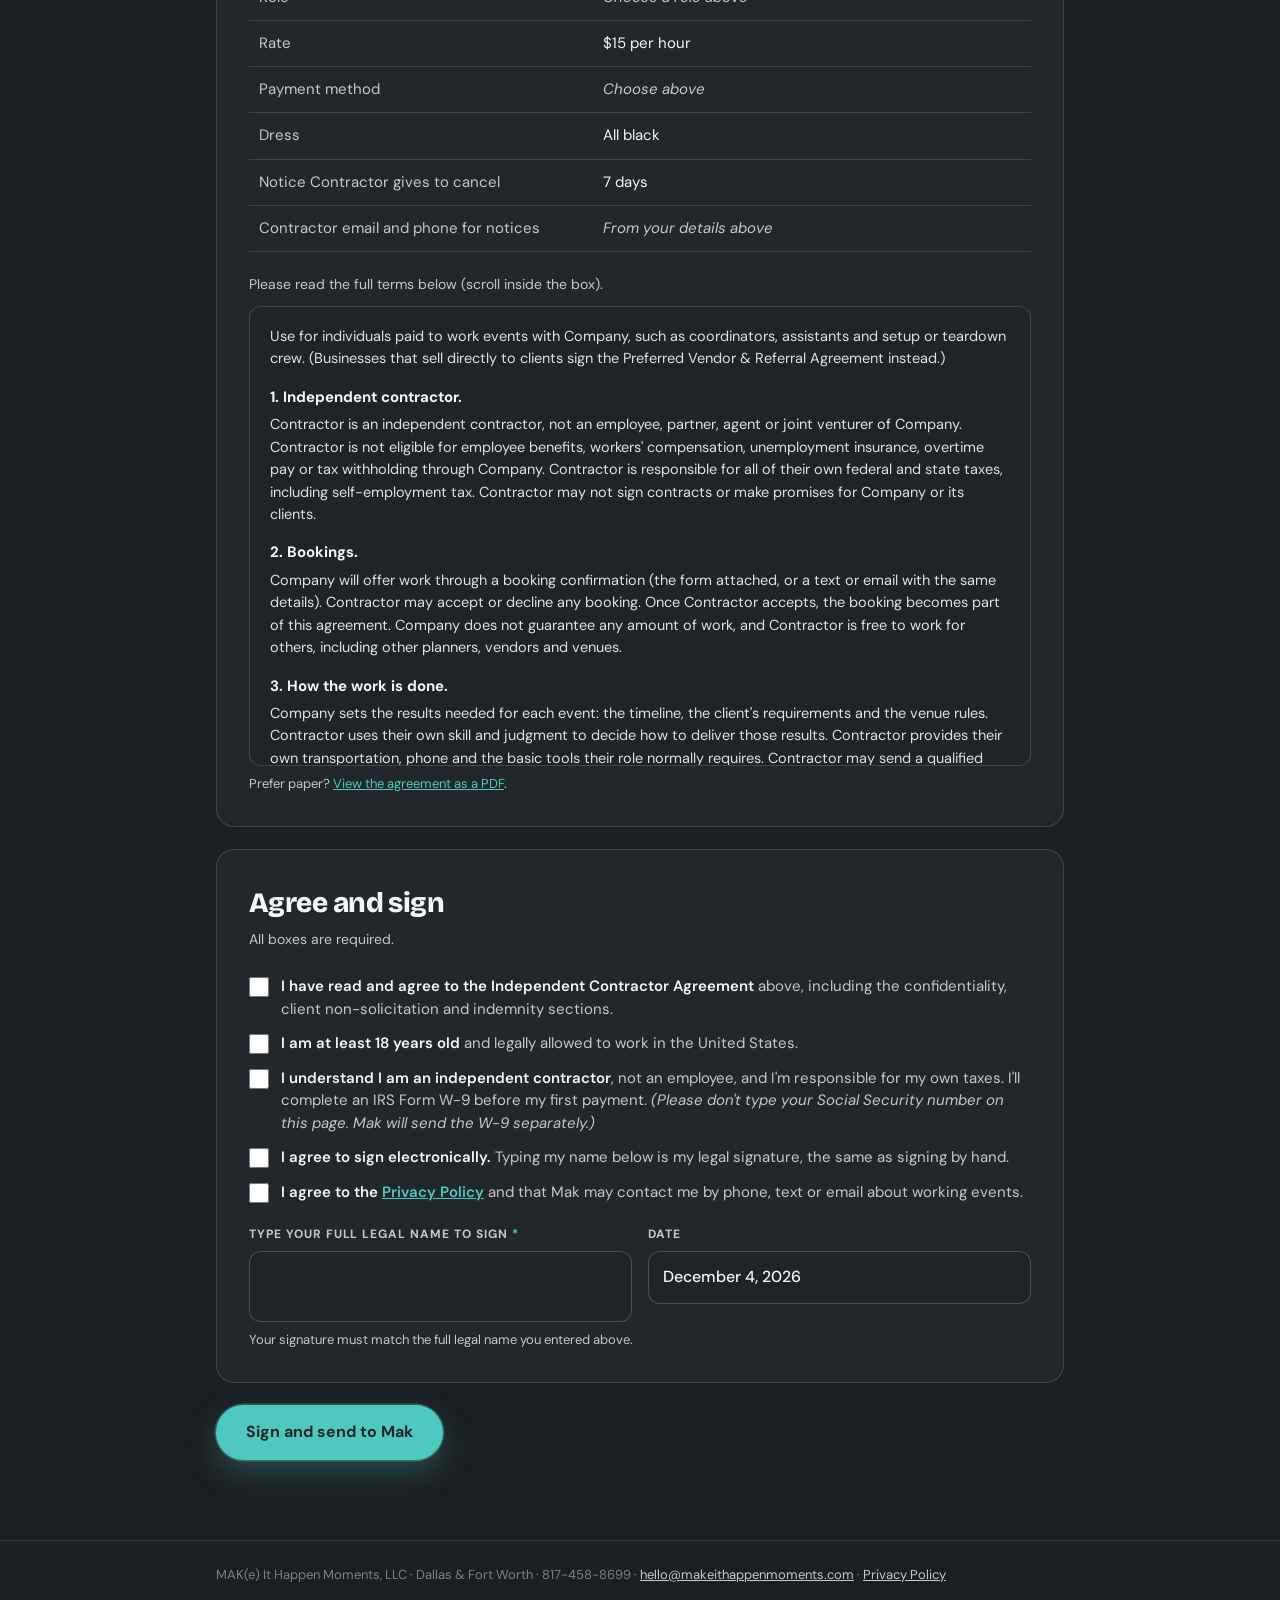
<file: join.html>
<!DOCTYPE html>
<html lang="en">
<head>
  <script>/* Old GitHub address: move visitors to makeithappenmoments.com once that domain answers. */if(location.hostname==="mkahan17.github.io"){var t=location.pathname.replace(/^\/Mak-e-It-Happen-Events-LLC/,"")+location.search+location.hash;fetch("https://makeithappenmoments.com/favicon.png",{mode:"no-cors",cache:"no-store"}).then(function(){location.replace("https://makeithappenmoments.com"+t)}).catch(function(){})}</script>
<meta charset="utf-8">
<meta name="viewport" content="width=device-width, initial-scale=1">
<title>Join the Team | MAK(e) It Happen Moments</title>
<meta name="description" content="Work events with MAK(e) It Happen Moments as a 1099 contractor. Fill out and sign the Independent Contractor Agreement online.">
<link rel="canonical" href="https://makeithappenmoments.com/join">
<meta name="robots" content="noindex">
<link rel="icon" href="favicon.png">
<link rel="apple-touch-icon" href="apple-touch-icon.png">
<link rel="preconnect" href="https://fonts.googleapis.com">
<link rel="preconnect" href="https://fonts.gstatic.com" crossorigin>
<link rel="stylesheet" href="https://fonts.googleapis.com/css2?family=Bricolage+Grotesque:opsz,wght@12..96,700;12..96,800&family=DM+Sans:opsz,wght@9..40,400;9..40,500;9..40,700&display=swap">
<style>
  :root { --gold:#4FC9C0; --bg:#1B1F23; --panel:#22272B; --field:#1F2427; --ink:#F4F7F7; --muted:#C3C9CA; --line:rgba(244,247,247,0.14); --bad:#F2685C; }
  * { box-sizing:border-box; }
  html { scroll-behavior:smooth; }
  body { margin:0; background:var(--bg); color:var(--ink); font-family:'DM Sans',system-ui,sans-serif; -webkit-font-smoothing:antialiased; line-height:1.55; }
  a { color:var(--gold); }
  .wrap { max-width:880px; margin:0 auto; padding:0 16px; }
  header.top { border-bottom:1px solid var(--line); }
  header.top .wrap { display:flex; align-items:center; justify-content:space-between; gap:12px; padding-top:18px; padding-bottom:18px; flex-wrap:wrap; }
  .brand { display:flex; align-items:center; gap:10px; color:var(--ink); text-decoration:none; font-family:'Bricolage Grotesque',sans-serif; font-weight:800; font-size:17px; }
  .brand i { width:32px; height:32px; border-radius:9px; background:var(--gold); color:#22262A; display:grid; place-items:center; font-style:normal; font-size:19px; }
  .brand b { color:var(--gold); font-weight:800; }
  .back { color:var(--muted); font-size:14px; font-weight:600; }
  .hero { padding:clamp(36px,6vw,72px) 0 clamp(20px,3vw,32px); }
  .eyebrow { color:var(--gold); font-weight:700; font-size:13px; letter-spacing:.14em; text-transform:uppercase; margin-bottom:12px; }
  h1 { font-family:'Bricolage Grotesque',sans-serif; font-weight:800; font-size:clamp(34px,6vw,60px); line-height:.98; letter-spacing:-.03em; margin:0 0 16px; text-wrap:balance; }
  h1 span { color:var(--gold); }
  .lead { color:var(--muted); font-size:17px; max-width:40em; margin:0; }
  .steps { display:grid; grid-template-columns:repeat(auto-fit,minmax(min(220px,100%),1fr)); gap:10px; margin:24px 0 0; padding:0; list-style:none; counter-reset:s; }
  .steps li { background:var(--panel); border:1px solid var(--line); border-radius:14px; padding:14px 16px; font-size:14px; color:var(--muted); counter-increment:s; }
  .steps li::before { content:counter(s); display:inline-grid; place-items:center; width:24px; height:24px; border-radius:50%; background:var(--gold); color:#22262A; font-weight:800; font-size:13px; margin-right:8px; }
  .steps b { color:var(--ink); }
  form { display:flex; flex-direction:column; gap:22px; padding-bottom:80px; }
  .card { background:var(--panel); border:1px solid var(--line); border-radius:18px; padding:clamp(18px,3.5vw,32px); }
  .card h2 { font-family:'Bricolage Grotesque',sans-serif; font-weight:800; font-size:clamp(22px,3vw,28px); letter-spacing:-.02em; margin:0 0 4px; }
  .card .sub { color:var(--muted); font-size:14px; margin:0 0 18px; }
  .grid { display:grid; grid-template-columns:repeat(auto-fit,minmax(min(240px,100%),1fr)); gap:16px; }
  label.f { display:flex; flex-direction:column; gap:7px; font-size:12px; font-weight:700; letter-spacing:.08em; text-transform:uppercase; color:var(--muted); }
  label.f .req, .req { color:var(--gold); }
  input[type=text], input[type=email], input[type=tel], select, textarea { font:inherit; font-size:16px; font-weight:500; letter-spacing:normal; text-transform:none; color:var(--ink); background:var(--field); border:1px solid rgba(244,247,247,.2); border-radius:12px; padding:13px 14px; min-height:48px; width:100%; }
  textarea { resize:vertical; min-height:96px; }
  input:focus, select:focus, textarea:focus { outline:2px solid var(--gold); outline-offset:1px; }
  [aria-invalid="true"] { border-color:var(--bad) !important; }
  .full { grid-column:1/-1; }
  fieldset { border:0; margin:0; padding:0; }
  legend { font-size:12px; font-weight:700; letter-spacing:.08em; text-transform:uppercase; color:var(--muted); margin-bottom:8px; padding:0; }
  .opts { display:flex; flex-wrap:wrap; gap:8px; }
  .opts label { display:inline-flex; align-items:center; gap:8px; padding:10px 14px; border:1px solid rgba(244,247,247,.2); border-radius:999px; background:var(--field); font-size:15px; cursor:pointer; min-height:44px; }
  .opts input { accent-color:var(--gold); width:18px; height:18px; margin:0; }
  table.det { width:100%; border-collapse:collapse; font-size:15px; }
  table.det th { text-align:left; font-size:11px; letter-spacing:.12em; text-transform:uppercase; color:var(--muted); padding:8px 10px; border-bottom:2px solid var(--line); }
  table.det td { padding:11px 10px; border-bottom:1px solid var(--line); vertical-align:top; }
  table.det td:first-child { color:var(--muted); width:44%; }
  .tbd { color:var(--muted); font-style:italic; }
  .terms { max-height:460px; overflow-y:auto; background:var(--field); border:1px solid rgba(244,247,247,.16); border-radius:12px; padding:18px 20px; font-size:14.5px; color:#DCE2E3; }
  .terms h3 { font-size:15px; margin:16px 0 4px; color:var(--ink); }
  .terms h3:first-child { margin-top:0; }
  .terms p, .terms ul { margin:0 0 8px; }
  .terms ul { padding-left:20px; }
  .terms .caps { font-size:13.5px; }
  .chk { display:flex; align-items:flex-start; gap:12px; font-size:15px; color:var(--muted); cursor:pointer; line-height:1.5; padding:6px 0; }
  .chk input { flex:none; width:20px; height:20px; margin:2px 0 0; accent-color:var(--gold); cursor:pointer; }
  .chk strong { color:var(--ink); font-weight:600; }
  .sig { font-family:'Brush Script MT','Segoe Script',cursive; font-size:28px !important; }
  .note { font-size:13px; color:var(--muted); margin:8px 0 0; }
  .actions { display:flex; flex-wrap:wrap; gap:12px; align-items:center; }
  .btn { font:inherit; cursor:pointer; border:none; background:var(--gold); color:#22262A; padding:15px 30px; border-radius:100px; font-weight:700; font-size:16px; min-height:48px; box-shadow:0 0 0 1.5px rgba(79,201,192,.35),0 12px 30px rgba(79,201,192,.25); }
  .btn[disabled] { opacity:.6; cursor:progress; }
  .btn.ghost { background:rgba(79,201,192,.08); color:var(--ink); border:1px solid rgba(79,201,192,.6); box-shadow:none; }
  #status { margin:0; font-size:15px; color:var(--muted); }
  #status.bad { color:var(--bad); }
  .done { text-align:center; padding:clamp(28px,5vw,48px); }
  .done h2 { font-size:clamp(26px,4vw,38px); }
  footer { border-top:1px solid var(--line); padding:24px 0; font-size:13px; color:#7c8385; }
  footer a { color:var(--muted); }
  .print-only { display:none; }
  @media print {
    body { background:#fff; color:#111; }
    header.top, .hero .steps, .actions, #status, footer, .no-print, .done .actions { display:none !important; }
    .card { border:1px solid #ccc; background:#fff; break-inside:auto; }
    .terms { max-height:none; overflow:visible; background:#fff; color:#111; border:0; padding:0; }
    .terms h3 { color:#111; }
    input, select, textarea { color:#111 !important; background:#fff !important; border:1px solid #bbb !important; }
    label.f, legend, .chk, .card .sub, table.det td:first-child, .lead { color:#333 !important; }
    .chk strong { color:#111; }
    .print-only { display:block; }
    a { color:#111; }
  }
</style>
</head>
<body>
<header class="top">
  <div class="wrap">
    <a class="brand" href="./"><i>M</i><span>MAK<b>(e)</b> It Happen Moments, LLC</span></a>
    <a class="back" href="./#join">← Back to the website</a>
  </div>
</header>

<main class="wrap">
  <section class="hero">
    <div class="eyebrow">Join the team · 1099 event staff</div>
    <h1>Let's MAK<span>(e)</span> it happen, together.</h1>
    <p class="lead">Thanks for wanting to help! Fill out your details, read the Independent Contractor Agreement, and sign below. It takes about 10 minutes.</p>
    <ol class="steps">
      <li><b>Fill out and sign</b> this form.</li>
      <li><b>Mak reviews it</b> and countersigns.</li>
      <li><b>You get your copy</b> and a W-9 to complete before your first event.</li>
    </ol>
  </section>

  <form id="agreement" novalidate>
    <!-- 1. About you -->
    <div class="card">
      <h2>About you</h2>
      <p class="sub">Every field is required.</p>
      <div class="grid">
        <label class="f"><span>Full legal name <span class="req">*</span></span><input type="text" name="legal_name" autocomplete="name" required></label>
        <label class="f"><span>Business name <span class="req">*</span></span><input type="text" name="business_name" placeholder="Type N/A if you don't have one" required></label>
        <label class="f"><span>Email <span class="req">*</span></span><input type="email" name="email" autocomplete="email" placeholder="you@example.com" required></label>
        <label class="f"><span>Phone <span class="req">*</span></span><input type="tel" name="phone" autocomplete="tel" inputmode="tel" placeholder="(817) 555-0123" required></label>
        <label class="f"><span>City you live in <span class="req">*</span></span><input type="text" name="city" autocomplete="address-level2" required></label>
        <label class="f"><span>Role you're interested in <span class="req">*</span></span>
          <select name="role" required>
            <option value="">Choose one</option>
            <option>On-site event coordination</option>
            <option>Event assistant</option>
            <option>Setup and teardown</option>
            <option>Open to anything</option>
          </select>
        </label>
        <label class="f"><span>How you'd like to be paid <span class="req">*</span></span>
          <select name="payment" required>
            <option value="">Choose one</option>
            <option>Zelle</option>
            <option>Venmo</option>
            <option>Check</option>
          </select>
        </label>
        <label class="f"><span>How did you hear about me? <span class="req">*</span></span>
          <select name="source" required>
            <option value="">Choose one</option>
            <option>Instagram</option><option>Facebook</option><option>LinkedIn</option><option>A friend</option><option>Worked an event with me</option><option>Other</option>
          </select>
        </label>
        <fieldset class="full">
          <legend>When are you usually available? <span class="req">*</span></legend>
          <div class="opts" id="avail">
            <label><input type="checkbox" name="availability" value="Weekdays">Weekdays</label>
            <label><input type="checkbox" name="availability" value="Weeknights">Weeknights</label>
            <label><input type="checkbox" name="availability" value="Saturdays">Saturdays</label>
            <label><input type="checkbox" name="availability" value="Sundays">Sundays</label>
          </div>
        </fieldset>
        <label class="f full"><span>Event or hospitality experience <span class="req">*</span></span><textarea name="experience" required placeholder="Weddings you've worked, serving, retail, volunteering… new to events is okay too!"></textarea></label>
      </div>
    </div>

    <!-- 2. Emergency contact -->
    <div class="card">
      <h2>Emergency contact</h2>
      <p class="sub">Someone we can call if something happens while you're working an event.</p>
      <div class="grid">
        <label class="f"><span>Name <span class="req">*</span></span><input type="text" name="ec_name" required></label>
        <label class="f"><span>Phone <span class="req">*</span></span><input type="tel" name="ec_phone" inputmode="tel" required></label>
      </div>
    </div>

    <!-- 3. Agreement -->
    <div class="card">
      <h2>Independent Contractor Agreement · Event Staff (1099)</h2>
      <p class="sub">Template · Rev. November 2026 (v3). This agreement is between MAK(e) It Happen Moments, LLC, a Texas limited liability company ("Company"), and <strong id="nameEcho" style="color:var(--ink)">you</strong> ("Contractor"), dated <strong id="dateEcho" style="color:var(--ink)"></strong>.</p>
      <table class="det" aria-label="Agreement details">
        <thead><tr><th>Item</th><th>Details</th></tr></thead>
        <tbody>
          <tr><td>Contractor business name (if any)</td><td id="d_business">N/A</td></tr>
          <tr><td>Role</td><td id="d_role" class="tbd">Choose a role above</td></tr>
          <tr><td>Rate</td><td>$15 per hour</td></tr>
          <tr><td>Payment method</td><td id="d_payment" class="tbd">Choose above</td></tr>
          <tr><td>Dress</td><td>All black</td></tr>
          <tr><td>Notice Contractor gives to cancel</td><td>7 days</td></tr>
          <tr><td>Contractor email and phone for notices</td><td id="d_contact" class="tbd">From your details above</td></tr>
        </tbody>
      </table>

      <p class="sub" style="margin:22px 0 10px">Please read the full terms below (scroll inside the box).</p>
      <div class="terms" tabindex="0" aria-label="Agreement terms">
        <p>Use for individuals paid to work events with Company, such as coordinators, assistants and setup or teardown crew. (Businesses that sell directly to clients sign the Preferred Vendor &amp; Referral Agreement instead.)</p>
        <h3>1. Independent contractor.</h3>
        <p>Contractor is an independent contractor, not an employee, partner, agent or joint venturer of Company. Contractor is not eligible for employee benefits, workers' compensation, unemployment insurance, overtime pay or tax withholding through Company. Contractor is responsible for all of their own federal and state taxes, including self-employment tax. Contractor may not sign contracts or make promises for Company or its clients.</p>
        <h3>2. Bookings.</h3>
        <p>Company will offer work through a booking confirmation (the form attached, or a text or email with the same details). Contractor may accept or decline any booking. Once Contractor accepts, the booking becomes part of this agreement. Company does not guarantee any amount of work, and Contractor is free to work for others, including other planners, vendors and venues.</p>
        <h3>3. How the work is done.</h3>
        <p>Company sets the results needed for each event: the timeline, the client's requirements and the venue rules. Contractor uses their own skill and judgment to decide how to deliver those results. Contractor provides their own transportation, phone and the basic tools their role normally requires. Contractor may send a qualified substitute only with Company's approval first. Contractor pays the substitute. Before working any event, the substitute must sign Company's Confidentiality Agreement and Non-Solicitation Agreement.</p>
        <h3>4. Pay.</h3>
        <p>Company will pay the rate above within 14 days after each event and after receiving Contractor's invoice or confirmation of hours. Hourly work runs from the call time in the booking until Company's on-site lead confirms Contractor is done. Hours beyond the booking must be approved by Company in advance (a text is fine).</p>
        <p>Expenses are not reimbursed unless Company approves them in writing in advance and Contractor provides receipts.</p>
        <p>Tips a client gives directly to Contractor belong to Contractor. Tips a client gives to Company for the whole team will be split evenly among everyone who worked that event.</p>
        <p>Tax forms. Contractor will give Company a completed IRS Form W-9 before the first payment; no payment is made until it is received. Company will issue Form 1099-NEC if payments for the year reach the IRS reporting threshold.</p>
        <h3>5. Standards.</h3>
        <p>At each event, Contractor will:</p>
        <ul>
          <li>arrive on time, follow the event timeline and dress as stated above;</li>
          <li>follow venue rules and treat clients, guests and vendors professionally;</li>
          <li>not drink alcohol, use drugs, or smoke or vape in guest areas while working, and not bring personal guests;</li>
          <li>tell Company right away about any injury, accident, damage, safety issue or guest complaint.</li>
        </ul>
        <p>Contractor confirms they are at least 18 years old and legally allowed to work in the United States.</p>
        <h3>6. Cancellations and no-shows.</h3>
        <p>If Contractor must cancel a confirmed booking, they will give at least the notice shown above, except in a genuine emergency, and will help find a replacement if they can. A no-show without notice, or repeated late cancellations, lets Company end this agreement immediately. Company may cancel or shorten any booking at any time and will try to give as much notice as it can. Contractor is paid only for work actually performed. No pay is owed for a cancelled booking or for hours not worked. If Contractor has already arrived and started work when an event is cut short, Company pays for the hours worked (or, for a per-event rate, the full rate).</p>
        <h3>7. Confidentiality.</h3>
        <p>Company will give Contractor access to confidential information, including client names and contact details, budgets, contracts, guest information, pricing, vendor terms and Company's planning methods and templates. Contractor will use it only to work Company events, will not share it, and will return or delete it when this agreement ends. This obligation continues after the agreement ends.</p>
        <h3>8. Client non-solicitation.</h3>
        <p>In exchange for the confidential information and client relationships Company provides, for 12 months after Contractor's last event with Company, Contractor will not, directly or through anyone else, offer or provide event planning or coordination services to any client Contractor met or learned about through Company, or encourage any client to stop or reduce working with Company. If such a client contacts Contractor directly, Contractor will refer them to Company. This does not stop Contractor from working for other planners, vendors or venues, or from serving people Contractor knew before working with Company. If a court finds this section too broad, it may narrow it to what is enforceable under Texas law.</p>
        <h3>9. Photos, social media and work product.</h3>
        <p>Contractor will not post photos of a client's event, or tag or name the client, without Company's approval. Contractor allows Company to use photos of Contractor working at events in Company's marketing. Timelines, layouts, checklists and other materials Contractor creates for Company events belong to Company.</p>
        <h3>10. Property.</h3>
        <p>Contractor will take reasonable care of Company and client property and will pay for loss or damage caused by Contractor's negligence or misconduct. Any deduction from Contractor's pay for this requires Contractor's written agreement.</p>
        <h3>11. Insurance and injuries.</h3>
        <p>Company does not carry workers' compensation or health insurance for Contractor. Contractor is responsible for their own health and injury coverage and for auto insurance required by Texas law when driving to and from events.</p>
        <h3>12. Indemnity.</h3>
        <p class="caps">CONTRACTOR WILL DEFEND, INDEMNIFY AND HOLD HARMLESS COMPANY AND ITS OWNER FROM ALL CLAIMS, DAMAGES AND COSTS, INCLUDING REASONABLE ATTORNEY'S FEES, TO THE EXTENT CAUSED BY CONTRACTOR'S NEGLIGENCE, MISCONDUCT OR BREACH OF THIS AGREEMENT.</p>
        <h3>13. Ending the agreement.</h3>
        <p>Either party may end this agreement at any time by written notice. Ending the agreement cancels any bookings not yet worked, and Company owes pay only for work already performed, as in Section 6. Sections 4 (for pay owed for work performed), 7 through 12, and 14 continue after the agreement ends.</p>
        <h3>14. Texas law and disputes.</h3>
        <p>This agreement is governed by Texas law, with venue in Tarrant County, Texas. Company may ask a court to stop a breach of Sections 7 through 9 right away, in addition to any other remedy.</p>
        <h3>15. General.</h3>
        <p>Written notice includes email or text to the contacts in this agreement (Company: hello@makeithappenmoments.com, 817-458-8699). This agreement and each accepted booking confirmation are the complete agreement. Changes must be in writing and approved by both parties. If any part is found unenforceable, it will be limited to the extent needed and the rest still applies. Contractor may not transfer this agreement except as allowed in Section 3. Electronic signatures and signed copies count as originals.</p>
        <h3>Before Contractor's first event</h3>
        <ul><li>Signed agreement</li><li>IRS Form W-9</li><li>Emergency contact</li><li>Certificate of insurance (if required)</li></ul>
      </div>
      <p class="note">Prefer paper? <a href="worker-agreement.pdf" target="_blank" rel="noopener">View the agreement as a PDF</a>.</p>
    </div>

    <!-- 4. Sign -->
    <div class="card">
      <h2>Agree and sign</h2>
      <p class="sub">All boxes are required.</p>
      <label class="chk"><input type="checkbox" name="c_agree" required><span><strong>I have read and agree to the Independent Contractor Agreement</strong> above, including the confidentiality, client non-solicitation and indemnity sections.</span></label>
      <label class="chk"><input type="checkbox" name="c_eligible" required><span><strong>I am at least 18 years old</strong> and legally allowed to work in the United States.</span></label>
      <label class="chk"><input type="checkbox" name="c_contractor" required><span><strong>I understand I am an independent contractor</strong>, not an employee, and I'm responsible for my own taxes. I'll complete an IRS Form W-9 before my first payment. <em>(Please don't type your Social Security number on this page. Mak will send the W-9 separately.)</em></span></label>
      <label class="chk"><input type="checkbox" name="c_esign" required><span><strong>I agree to sign electronically.</strong> Typing my name below is my legal signature, the same as signing by hand.</span></label>
      <label class="chk"><input type="checkbox" name="c_privacy" required><span><strong>I agree to the <a href="privacy-policy.pdf" target="_blank" rel="noopener">Privacy Policy</a></strong> and that Mak may contact me by phone, text or email about working events.</span></label>
      <div class="grid" style="margin-top:16px">
        <label class="f"><span>Type your full legal name to sign <span class="req">*</span></span><input type="text" name="signature" class="sig" autocomplete="off" required></label>
        <label class="f"><span>Date</span><input type="text" name="sign_date" readonly></label>
      </div>
      <p class="note">Your signature must match the full legal name you entered above.</p>
      <input type="text" name="botcheck" tabindex="-1" autocomplete="off" aria-hidden="true" style="position:absolute;left:-9999px;width:1px;height:1px;opacity:0">
    </div>

    <div class="actions">
      <button type="submit" class="btn" id="send">Sign and send to Mak</button>
      <p id="status" role="status" aria-live="polite"></p>
    </div>
  </form>

  <div id="thanks" class="card done" hidden>
    <div class="eyebrow">Signed and sent</div>
    <h2>Thank you, <span id="thanksName"></span>!</h2>
    <p class="lead" style="margin:0 auto 22px">Your signed agreement is on its way to Mak. She'll review it, countersign and send you a W-9 to complete. Keep a copy for your records.</p>
    <div class="actions" style="justify-content:center">
      <button type="button" class="btn" id="printCopy">Save or print my copy</button>
      <a class="btn ghost" href="./" style="text-decoration:none">Back to the website</a>
    </div>
  </div>
</main>

<footer>
  <div class="wrap">MAK(e) It Happen Moments, LLC · Dallas &amp; Fort Worth · 817-458-8699 · <a href="mailto:hello@makeithappenmoments.com">hello@makeithappenmoments.com</a> · <a href="privacy-policy.pdf" target="_blank" rel="noopener">Privacy Policy</a></div>
</footer>

<script>
(function () {
  "use strict";
  var EMAIL = "hello@makeithappenmoments.com";
  var W3F_KEY = "76e190de-1d31-439b-95f6-00a21030977a";
  var VERSION = "Independent Contractor Agreement · Event Staff (1099) · Rev. November 2026 (v3)";
  var form = document.getElementById("agreement");
  var status = document.getElementById("status");
  var sendBtn = document.getElementById("send");
  var $ = function (n) { return form.elements.namedItem(n); };
  var val = function (n) { var el = $(n); return el ? String(el.value || "").trim() : ""; };
  var today = new Date().toLocaleDateString("en-US", { month: "long", day: "numeric", year: "numeric" });
  $("sign_date").value = today;
  document.getElementById("dateEcho").textContent = today;

  function sync() {
    var name = val("legal_name");
    document.getElementById("nameEcho").textContent = name || "you";
    document.getElementById("d_business").textContent = val("business_name") || "N/A";
    var set = function (id, v, ph) { var td = document.getElementById(id); td.textContent = v || ph; td.className = v ? "" : "tbd"; };
    set("d_role", val("role"), "Choose a role above");
    set("d_payment", val("payment"), "Choose above");
    var c = [val("email"), val("phone")].filter(Boolean).join(" · ");
    set("d_contact", c, "From your details above");
  }
  form.addEventListener("input", function (e) { sync(); if (e.target.setAttribute) e.target.setAttribute("aria-invalid", "false"); });
  form.addEventListener("change", sync);

  var norm = function (s) { return s.toLowerCase().replace(/[^a-z]/g, ""); };
  var avail = function () { return Array.prototype.slice.call(form.querySelectorAll('input[name="availability"]:checked')).map(function (x) { return x.value; }); };

  function check() {
    var missing = [], first = null;
    var need = [["legal_name", "your full legal name"], ["business_name", "your business name (or N/A)"], ["email", "your email"], ["phone", "your phone"], ["city", "your city"], ["role", "the role you're interested in"], ["payment", "how you'd like to be paid"], ["source", "how you heard about me"], ["experience", "your experience (new to events is okay, just say so)"], ["ec_name", "an emergency contact name"], ["ec_phone", "an emergency contact phone"]];
    need.forEach(function (p) { var el = $(p[0]); var bad = !val(p[0]); el.setAttribute("aria-invalid", bad ? "true" : "false"); if (bad) { missing.push(p[1]); if (!first) first = el; } });
    if (val("email") && !/^[^\s@]+@[^\s@]+\.[^\s@]+$/.test(val("email"))) { $("email").setAttribute("aria-invalid", "true"); missing.push("a valid email"); if (!first) first = $("email"); }
    if (val("phone") && val("phone").replace(/\D/g, "").length < 10) { $("phone").setAttribute("aria-invalid", "true"); missing.push("a valid phone number"); if (!first) first = $("phone"); }
    if (!avail().length) { missing.push("your availability"); if (!first) first = form.querySelector('input[name="availability"]'); }
    var boxes = ["c_agree", "c_eligible", "c_contractor", "c_esign", "c_privacy"].filter(function (n) { return !$(n).checked; });
    if (boxes.length) { missing.push("all five checkboxes in Agree and sign"); if (!first) first = $(boxes[0]); }
    if (!val("signature")) { $("signature").setAttribute("aria-invalid", "true"); missing.push("your typed signature"); if (!first) first = $("signature"); }
    else if (val("legal_name") && norm(val("signature")) !== norm(val("legal_name"))) { $("signature").setAttribute("aria-invalid", "true"); missing.push("a signature that matches your full legal name"); if (!first) first = $("signature"); }
    if (missing.length) {
      status.className = "bad";
      status.textContent = "Please add " + (missing.length < 2 ? missing[0] : missing.slice(0, -1).join(", ") + " and " + missing[missing.length - 1]) + ".";
      if (first) first.focus();
      return false;
    }
    return true;
  }

  function payload() {
    var signedAt = new Date();
    var p = {
      "Name": val("legal_name"),
      "Business name": val("business_name") || "N/A",
      "Email": val("email"),
      "Phone": val("phone"),
      "City": val("city"),
      "Role interested in": val("role"),
      "Payment method": val("payment"),
      "Availability": avail().join(", "),
      "Experience": val("experience") || "(nothing added)",
      "How they heard about you": val("source") || "(not given)",
      "Emergency contact": val("ec_name") + " · " + val("ec_phone"),
      "Agreement": VERSION,
      "Notice to cancel": "7 days",
      "Rate": "$15 per hour",
      "Dress": "All black",
      "Agreed to agreement": "Yes",
      "Confirmed 18+ and legally allowed to work in the US": "Yes",
      "Acknowledged independent contractor status and W-9": "Yes",
      "Agreed to sign electronically": "Yes",
      "Agreed to Privacy Policy": "Yes",
      "Electronic signature": val("signature"),
      "Signed on": signedAt.toLocaleString("en-US", { timeZone: "America/Chicago", dateStyle: "long", timeStyle: "short" }) + " (Central)",
      "Signed at (UTC)": signedAt.toISOString(),
      "Device": navigator.userAgent
    };
    return { p: p, subject: "New helper application: " + val("role") + " (" + val("legal_name") + ")" };
  }

  function fallback(d) {
    var body = Object.keys(d.p).map(function (k) { return k + ": " + d.p[k]; }).join("\n");
    status.className = "bad";
    status.textContent = "The form is having trouble right now, but nothing is lost. ";
    var a = document.createElement("a");
    a.href = "mailto:" + EMAIL + "?subject=" + encodeURIComponent(d.subject) + "&body=" + encodeURIComponent(body);
    a.textContent = "Tap here to email your signed details to Mak";
    a.style.fontWeight = "700";
    status.appendChild(a);
  }

  form.addEventListener("submit", function (e) {
    e.preventDefault();
    if (val("botcheck")) return;
    if (!check()) return;
    var d = payload();
    sendBtn.disabled = true; sendBtn.textContent = "Sending...";
    status.className = ""; status.textContent = "Sending your signed agreement...";
    fetch("https://api.web3forms.com/submit", {
      method: "POST",
      headers: { "Content-Type": "application/json", "Accept": "application/json" },
      body: JSON.stringify(Object.assign({ access_key: W3F_KEY, subject: d.subject, from_name: "MAK(e) It Happen website", replyto: val("email"), botcheck: "" }, d.p))
    }).then(function (r) { return r.json(); }).then(function (res) {
      if (!res || String(res.success) !== "true") throw new Error("not sent");
      document.getElementById("thanksName").textContent = val("legal_name").split(" ")[0];
      document.getElementById("thanks").hidden = false;
      form.querySelector(".actions").style.display = "none"; status.textContent = "";
      Array.prototype.forEach.call(form.querySelectorAll("input,select,textarea"), function (el) { el.disabled = true; });
      document.getElementById("thanks").scrollIntoView({ behavior: "smooth", block: "center" });
    }).catch(function () { fallback(d); }).then(function () { sendBtn.disabled = false; sendBtn.textContent = "Sign and send to Mak"; });
  });

  document.getElementById("printCopy").addEventListener("click", function () { window.print(); });
  sync();
})();
</script>
</body>
</html>
</file>
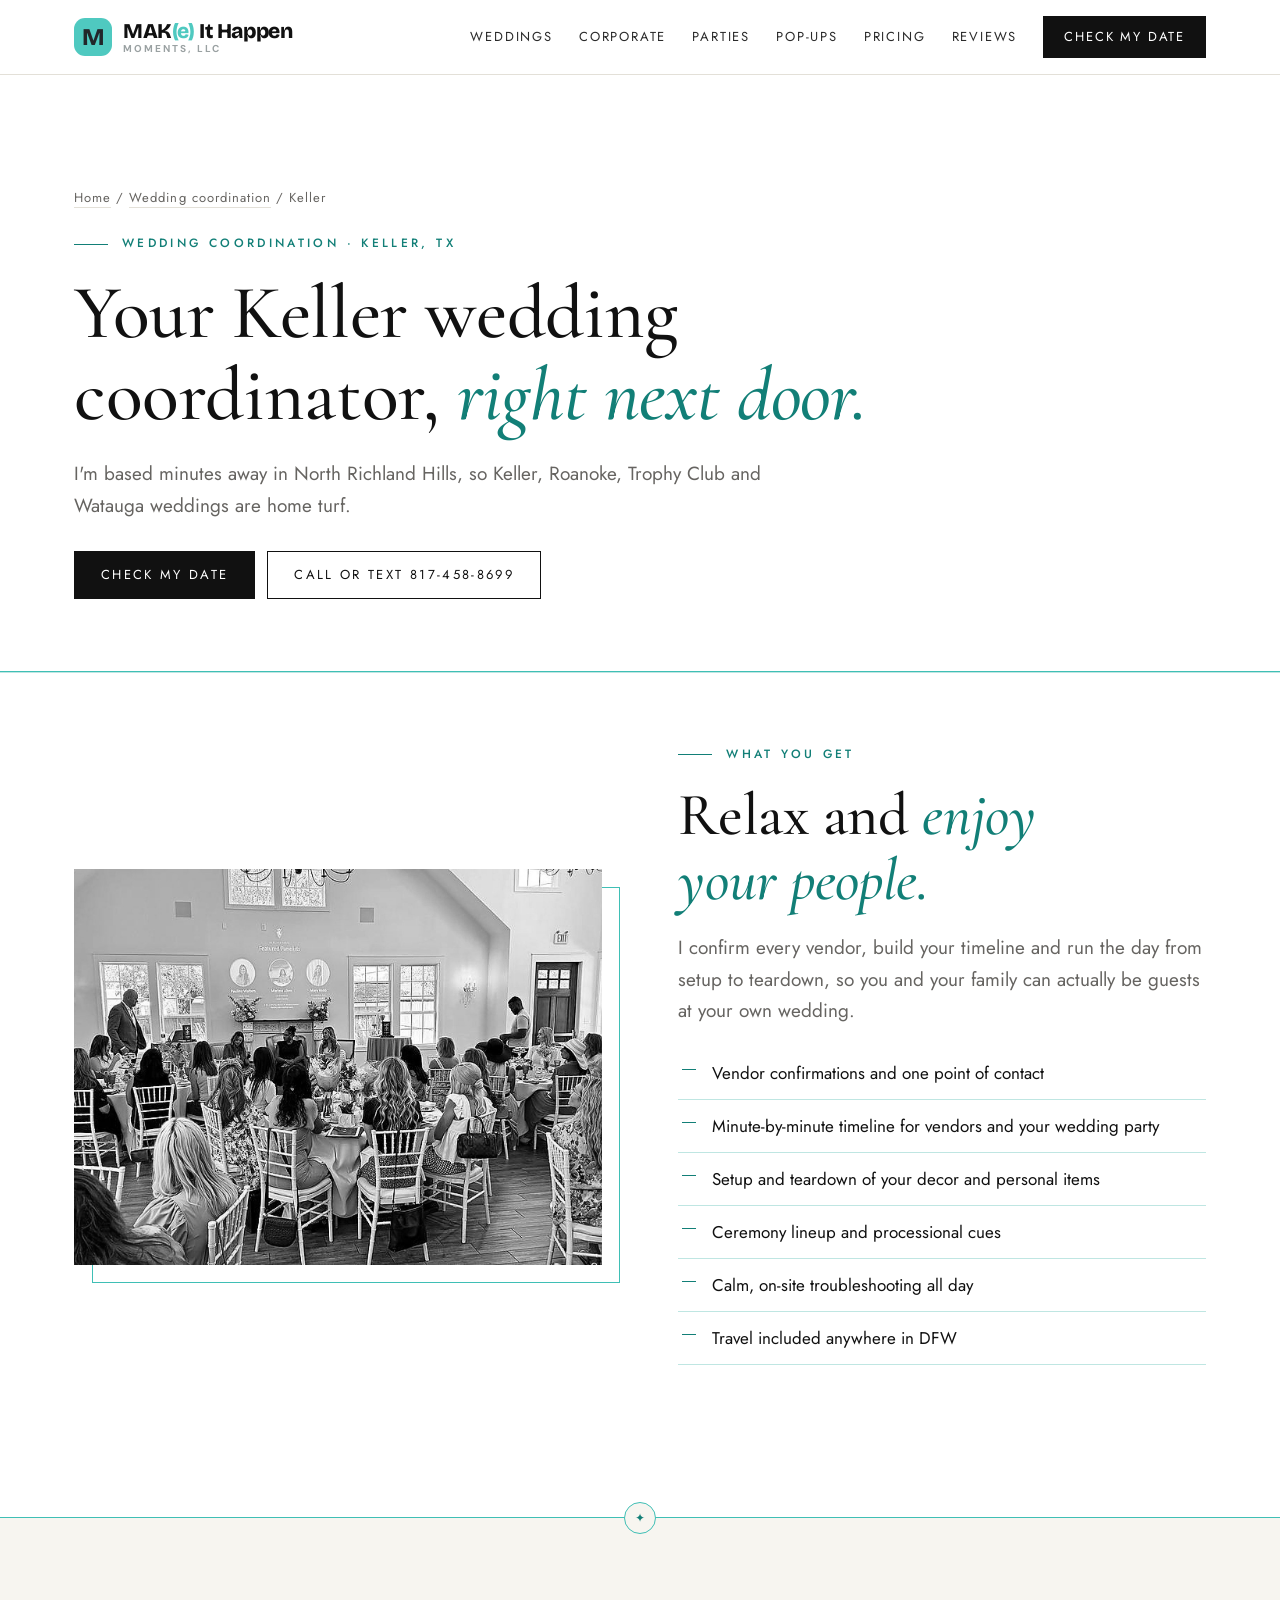
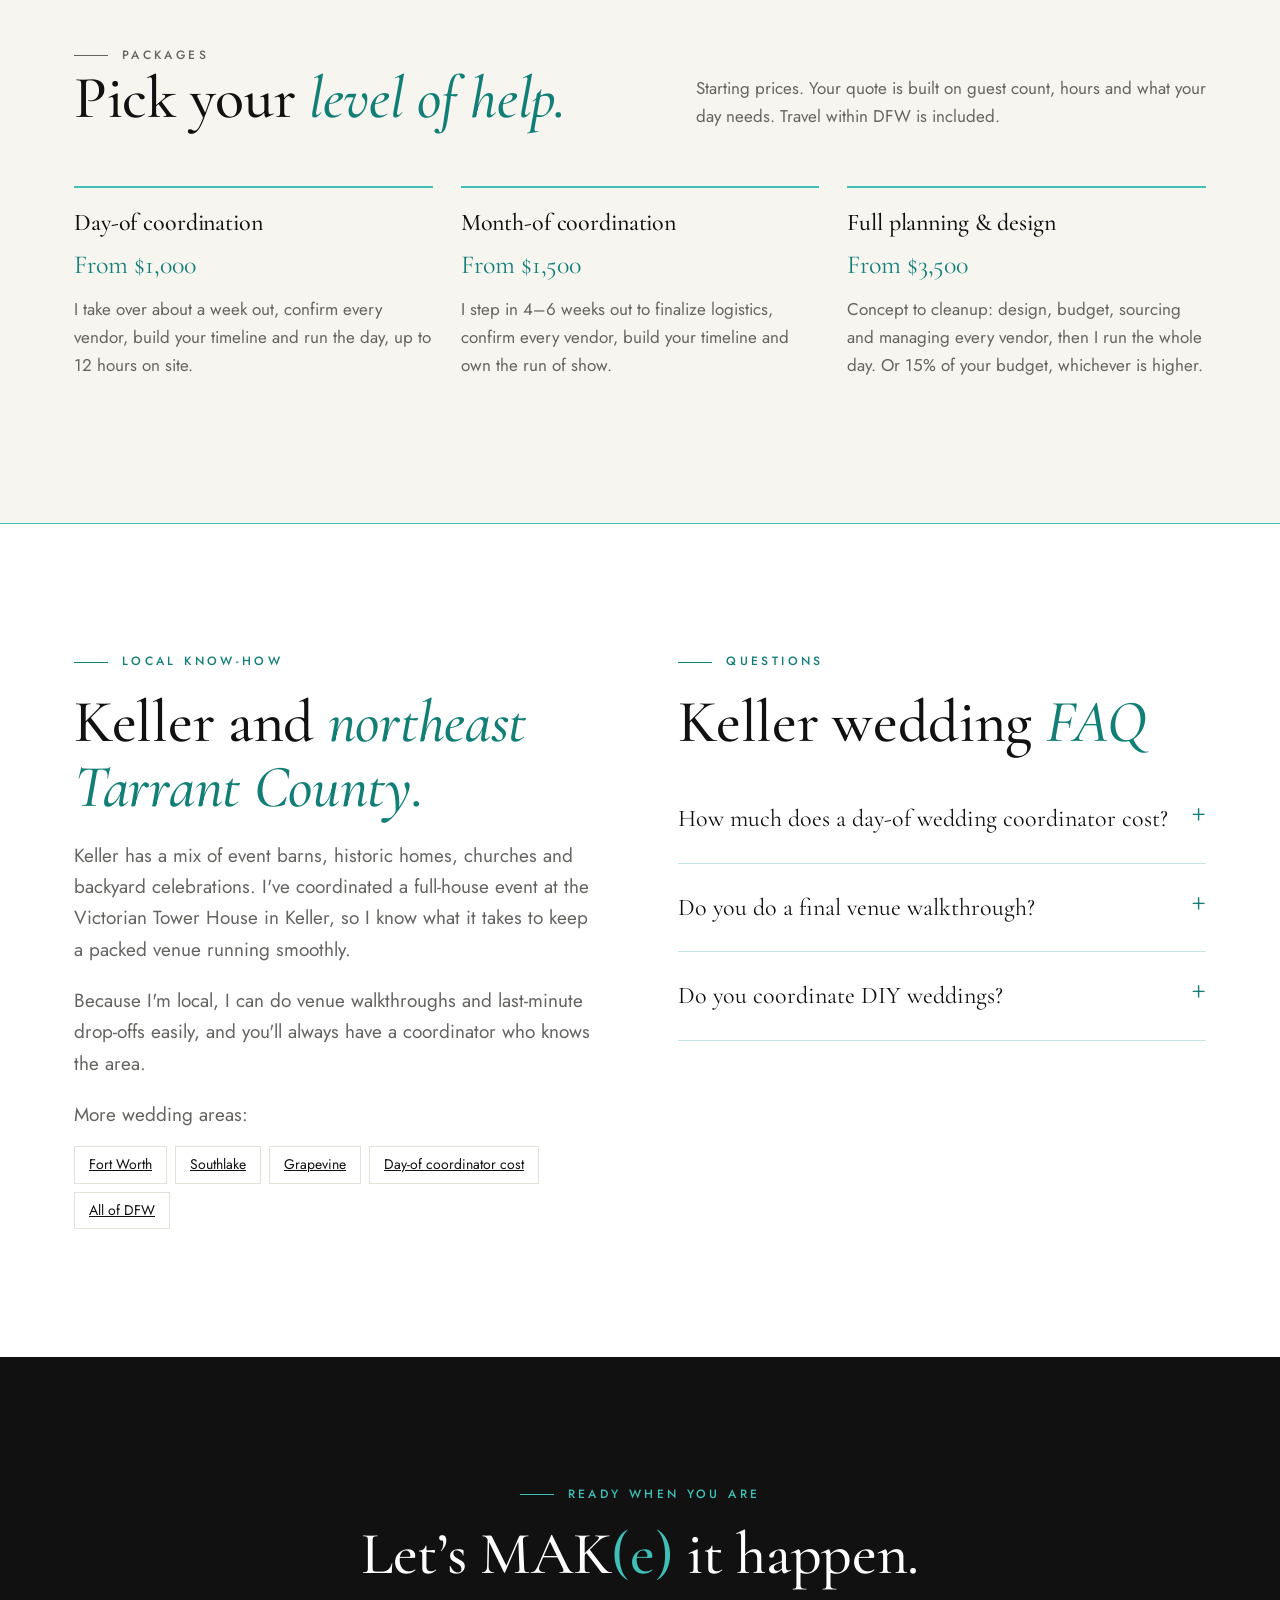
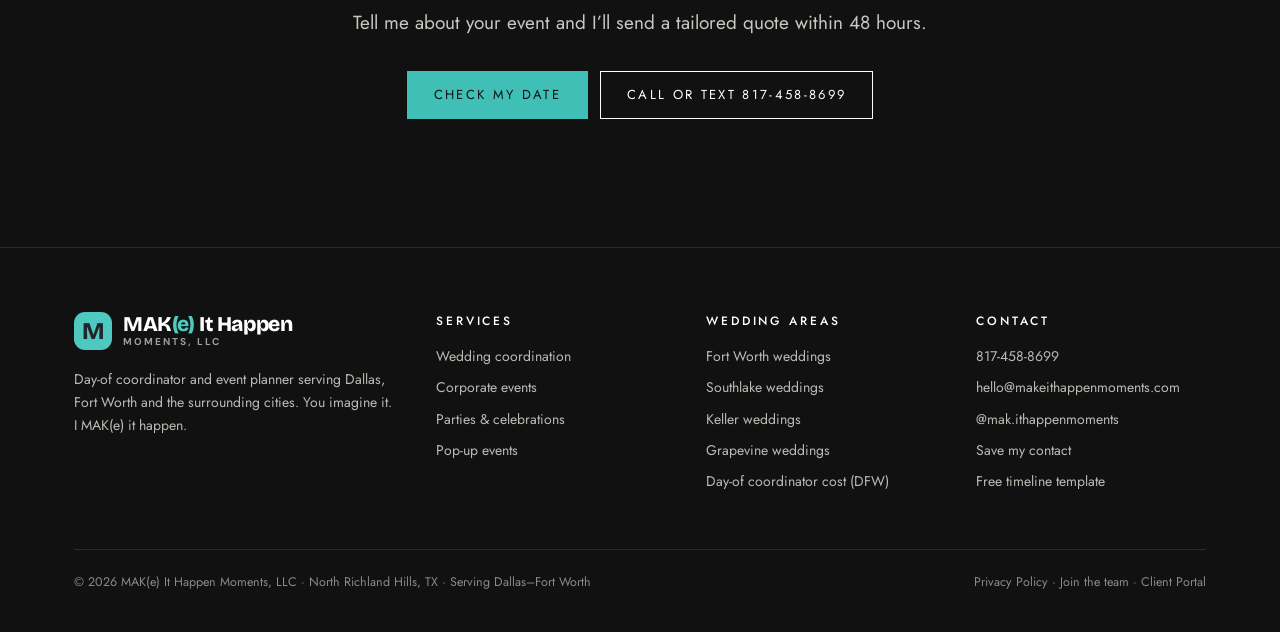
<file: keller-wedding-coordinator.html>
<!doctype html>
<html lang="en">
<head>
<meta charset="utf-8">
<meta name="viewport" content="width=device-width, initial-scale=1">
<script>/* Old GitHub address: move visitors to makeithappenmoments.com once that domain answers. */if(location.hostname==="mkahan17.github.io"){var t=location.pathname.replace(/^\/Mak-e-It-Happen-Events-LLC/,"")+location.search+location.hash;fetch("https://makeithappenmoments.com/favicon.png",{mode:"no-cors",cache:"no-store"}).then(function(){location.replace("https://makeithappenmoments.com"+t)}).catch(function(){})}</script>
<title>Keller Wedding Coordinator | Day-of Coordination | MAK(e) It Happen Moments</title>
<meta name="description" content="Local day-of wedding coordinator in Keller, TX, minutes away in North Richland Hills. Vendors confirmed, timeline built, day run start to finish. From $1,000.">
<link rel="canonical" href="https://makeithappenmoments.com/keller-wedding-coordinator">
<meta property="og:type" content="website">
<meta property="og:site_name" content="MAK(e) It Happen Moments">
<meta property="og:title" content="Keller Wedding Coordinator | Day-of Coordination | MAK(e) It Happen Moments">
<meta property="og:description" content="Local day-of wedding coordinator in Keller, TX, minutes away in North Richland Hills. Vendors confirmed, timeline built, day run start to finish. From $1,000.">
<meta property="og:url" content="https://makeithappenmoments.com/keller-wedding-coordinator">
<meta property="og:image" content="https://makeithappenmoments.com/og-image.jpg">
<meta name="twitter:card" content="summary_large_image">
<meta name="theme-color" content="#111111">
<link rel="icon" type="image/png" href="favicon.png">
<link rel="apple-touch-icon" href="apple-touch-icon.png">
<link rel="preconnect" href="https://fonts.googleapis.com">
<link rel="preconnect" href="https://fonts.gstatic.com" crossorigin>
<link rel="stylesheet" href="https://fonts.googleapis.com/css2?family=Bricolage+Grotesque:opsz,wght@12..96,800&family=Cormorant+Garamond:ital,wght@0,500;0,600;1,500&family=DM+Sans:wght@700&family=Jost:wght@300;400;500&display=swap">
<link rel="stylesheet" href="styles.css">
<script type="application/ld+json">{"@context": "https://schema.org", "@type": ["LocalBusiness", "ProfessionalService"], "@id": "https://makeithappenmoments.com/#business", "name": "MAK(e) It Happen Moments, LLC", "alternateName": "MAK(e) It Happen Moments", "description": "Day-of coordinator and event planner in Dallas–Fort Worth for weddings, corporate events, parties and pop-up events.", "url": "https://makeithappenmoments.com/", "image": "https://makeithappenmoments.com/og-image.jpg", "logo": "https://makeithappenmoments.com/apple-touch-icon.png", "telephone": "+1-817-458-8699", "email": "hello@makeithappenmoments.com", "priceRange": "$550+", "address": {"@type": "PostalAddress", "addressLocality": "North Richland Hills", "addressRegion": "TX", "addressCountry": "US"}, "areaServed": [{"@type": "City", "name": "Dallas, TX"}, {"@type": "City", "name": "Fort Worth, TX"}, {"@type": "City", "name": "North Richland Hills, TX"}, {"@type": "City", "name": "Keller, TX"}, {"@type": "City", "name": "Southlake, TX"}, {"@type": "City", "name": "Grapevine, TX"}, {"@type": "City", "name": "Colleyville, TX"}, {"@type": "City", "name": "Westlake, TX"}, {"@type": "City", "name": "Trophy Club, TX"}, {"@type": "City", "name": "Roanoke, TX"}, {"@type": "City", "name": "Flower Mound, TX"}, {"@type": "City", "name": "Arlington, TX"}, {"@type": "City", "name": "Plano, TX"}, {"@type": "City", "name": "Frisco, TX"}, {"@type": "City", "name": "McKinney, TX"}, {"@type": "City", "name": "Denton, TX"}, {"@type": "City", "name": "Irving, TX"}], "founder": {"@type": "Person", "name": "Makenzie Kahan"}, "sameAs": ["https://instagram.com/mak.ithappenmoments"], "knowsAbout": ["Day-of coordination", "Wedding coordination", "Corporate event planning", "Party planning", "Pop-up events"]}</script><script type="application/ld+json">{"@context": "https://schema.org", "@type": "Service", "name": "Keller wedding coordination", "description": "Local day-of wedding coordinator in Keller, TX, minutes away in North Richland Hills. Vendors confirmed, timeline built, day run start to finish. From $1,000.", "serviceType": "Wedding coordination", "provider": {"@id": "https://makeithappenmoments.com/#business"}, "areaServed": "Keller, TX", "url": "https://makeithappenmoments.com/keller-wedding-coordinator", "offers": {"@type": "Offer", "price": 1000, "priceCurrency": "USD", "description": "Starting price"}}</script><script type="application/ld+json">{"@context": "https://schema.org", "@type": "BreadcrumbList", "itemListElement": [{"@type": "ListItem", "position": 1, "name": "Home", "item": "https://makeithappenmoments.com/"}, {"@type": "ListItem", "position": 2, "name": "Wedding coordination", "item": "https://makeithappenmoments.com/weddings"}, {"@type": "ListItem", "position": 3, "name": "Keller", "item": "https://makeithappenmoments.com/keller-wedding-coordinator"}]}</script><script type="application/ld+json">{"@context": "https://schema.org", "@type": "FAQPage", "mainEntity": [{"@type": "Question", "name": "How much does a day-of wedding coordinator cost?", "acceptedAnswer": {"@type": "Answer", "text": "Day-of coordination starts at $1,000 and includes up to 12 hours on site, your minute-by-minute timeline and vendor confirmations. Extra hours are $75, rehearsal management is $250 and a second coordinator is $250."}}, {"@type": "Question", "name": "Do you do a final venue walkthrough?", "acceptedAnswer": {"@type": "Answer", "text": "Yes. Every coordination package includes a final walkthrough so I know the layout, load-in and timing before your wedding day."}}, {"@type": "Question", "name": "Do you coordinate DIY weddings?", "acceptedAnswer": {"@type": "Answer", "text": "Absolutely. DIY decor is my specialty. For one bride I turned a 12-hour setup into 4 hours and had everything torn down before midnight."}}]}</script>
</head>
<body>
<header class="top"><div class="wrap">
  <a class="logo" href="/" aria-label="MAK(e) It Happen Moments home"><span class="logo-m">M</span><span class="logo-txt"><b>MAK<span class="e">(e)</span> It Happen</b><small>MOMENTS, LLC</small></span></a>
  <button class="menu-btn" aria-label="Menu" aria-expanded="false" aria-controls="nav"><span></span><span></span></button>
  <nav class="nav" id="nav" aria-label="Main"><a href="/weddings">Weddings</a><a href="/corporate-events">Corporate</a><a href="/parties">Parties</a><a href="/pop-up-events">Pop-ups</a><a href="/#pricing">Pricing</a><a href="/#reviews">Reviews</a><a class="btn" href="/#inquire">Check my date</a></nav>
</div></header>
<main>
<section class="sub-hero"><div class="wrap"><p class="crumbs"><a href="/">Home</a> / <a href="/weddings">Wedding coordination</a> / Keller</p>
  <p class="eyebrow">Wedding coordination · Keller, TX</p><h1>Your Keller wedding coordinator, <em>right next door.</em></h1><p class="lead">I'm based minutes away in North Richland Hills, so Keller, Roanoke, Trophy Club and Watauga weddings are home turf.</p>
  <div class="cta-row" style="margin-top:30px"><a class="btn" href="/#inquire">Check my date</a><a class="btn ghost on-light" href="tel:+18174588699">Call or text 817-458-8699</a></div>
</div></section>
<section style="padding-top:clamp(48px,6vw,72px)"><div class="wrap split">
  <div class="frame"><img src="img/full-house-for-the-panel.jpg" alt="Full-house event at the Victorian Tower House in Keller" loading="lazy" style="aspect-ratio:4/3"></div>
  <div><p class="eyebrow">What you get</p><h2>Relax and <em>enjoy your people.</em></h2><p class="lead" style="margin:20px 0">I confirm every vendor, build your timeline and run the day from setup to teardown, so you and your family can actually be guests at your own wedding.</p>
  <ul class="checks"><li>Vendor confirmations and one point of contact</li><li>Minute-by-minute timeline for vendors and your wedding party</li><li>Setup and teardown of your decor and personal items</li><li>Ceremony lineup and processional cues</li><li>Calm, on-site troubleshooting all day</li><li>Travel included anywhere in DFW</li></ul></div>
</div></section>
<section class="ivory"><div class="wrap"><div class="head"><div><p class="eyebrow">Packages</p><h2>Pick your <em>level of help.</em></h2></div>
  <p>Starting prices. Your quote is built on guest count, hours and what your day needs. Travel within DFW is included.</p></div><div class="cards3"><article><h3>Day-of coordination</h3><div class="amt">From $1,000</div><p>I take over about a week out, confirm every vendor, build your timeline and run the day, up to 12 hours on site.</p></article><article><h3>Month-of coordination</h3><div class="amt">From $1,500</div><p>I step in 4–6 weeks out to finalize logistics, confirm every vendor, build your timeline and own the run of show.</p></article><article><h3>Full planning &amp; design</h3><div class="amt">From $3,500</div><p>Concept to cleanup: design, budget, sourcing and managing every vendor, then I run the whole day. Or 15% of your budget, whichever is higher.</p></article></div></div></section>
<section><div class="wrap split" style="align-items:start"><div><p class="eyebrow">Local know-how</p><h2>Keller and <em>northeast Tarrant County.</em></h2><p class="lead" style="margin-top:20px">Keller has a mix of event barns, historic homes, churches and backyard celebrations. I've coordinated a full-house event at the Victorian Tower House in Keller, so I know what it takes to keep a packed venue running smoothly.</p><p class="lead" style="margin-top:20px">Because I'm local, I can do venue walkthroughs and last-minute drop-offs easily, and you'll always have a coordinator who knows the area.</p>
  <p class="lead" style="margin-top:20px">More wedding areas:</p><ul class="areas"><li><a href="/fort-worth-wedding-coordinator">Fort Worth</a></li><li><a href="/southlake-wedding-coordinator">Southlake</a></li><li><a href="/grapevine-wedding-coordinator">Grapevine</a></li><li><a href="/day-of-coordinator-cost-dfw">Day-of coordinator cost</a></li><li><a href="/weddings">All of DFW</a></li></ul></div>
  <div><p class="eyebrow">Questions</p><h2 style="margin-bottom:20px">Keller wedding <em>FAQ</em></h2><div class="faq"><details><summary>How much does a day-of wedding coordinator cost?</summary><p>Day-of coordination starts at $1,000 and includes up to 12 hours on site, your minute-by-minute timeline and vendor confirmations. Extra hours are $75, rehearsal management is $250 and a second coordinator is $250.</p></details><details><summary>Do you do a final venue walkthrough?</summary><p>Yes. Every coordination package includes a final walkthrough so I know the layout, load-in and timing before your wedding day.</p></details><details><summary>Do you coordinate DIY weddings?</summary><p>Absolutely. DIY decor is my specialty. For one bride I turned a 12-hour setup into 4 hours and had everything torn down before midnight.</p></details></div></div></div></section>
<section class="dark"><div class="wrap" style="text-align:center">
  <p class="eyebrow" style="justify-content:center">Ready when you are</p>
  <h2>Let&rsquo;s MAK<span class="e">(e)</span> it happen.</h2><p class="lead" style="margin:20px auto 32px">Tell me about your event and I&rsquo;ll send a tailored quote within 48 hours.</p>
  <div class="cta-row" style="justify-content:center"><a class="btn tq" href="/#inquire">Check my date</a><a class="btn ghost" href="tel:+18174588699">Call or text 817-458-8699</a></div>
</div></section>
</main>
<footer class="foot"><div class="wrap">
  <div class="cols">
    <div><a class="logo" href="/" aria-label="MAK(e) It Happen Moments home"><span class="logo-m">M</span><span class="logo-txt"><b>MAK<span class="e">(e)</span> It Happen</b><small>MOMENTS, LLC</small></span></a>
      <p style="margin-top:18px;max-width:26em">Day-of coordinator and event planner serving Dallas, Fort Worth and the surrounding cities. You imagine it. I MAK(e) it happen.</p></div>
    <div><h4>Services</h4><ul>
      <li><a href="/weddings">Wedding coordination</a></li><li><a href="/corporate-events">Corporate events</a></li>
      <li><a href="/parties">Parties &amp; celebrations</a></li><li><a href="/pop-up-events">Pop-up events</a></li></ul></div>
    <div><h4>Wedding areas</h4><ul>
      <li><a href="/fort-worth-wedding-coordinator">Fort Worth weddings</a></li><li><a href="/southlake-wedding-coordinator">Southlake weddings</a></li><li><a href="/keller-wedding-coordinator">Keller weddings</a></li><li><a href="/grapevine-wedding-coordinator">Grapevine weddings</a></li><li><a href="/day-of-coordinator-cost-dfw">Day-of coordinator cost (DFW)</a></li></ul></div>
    <div><h4>Contact</h4><ul>
      <li><a href="tel:+18174588699">817-458-8699</a></li><li><a href="mailto:hello@makeithappenmoments.com">hello@makeithappenmoments.com</a></li>
      <li><a href="https://instagram.com/mak.ithappenmoments" rel="noopener">@mak.ithappenmoments</a></li><li><a href="mak.vcf">Save my contact</a></li><li><a href="/#free-timeline">Free timeline template</a></li></ul></div>
  </div>
  <div class="legal"><span>© 2026 MAK(e) It Happen Moments, LLC · North Richland Hills, TX · Serving Dallas–Fort Worth</span>
    <span><a href="privacy-policy.pdf">Privacy Policy</a> · <a href="/join">Join the team</a> · <a href="portal/">Client Portal</a></span></div>
</div></footer>
<script src="site.js" defer></script>
</body>
</html>
</file>
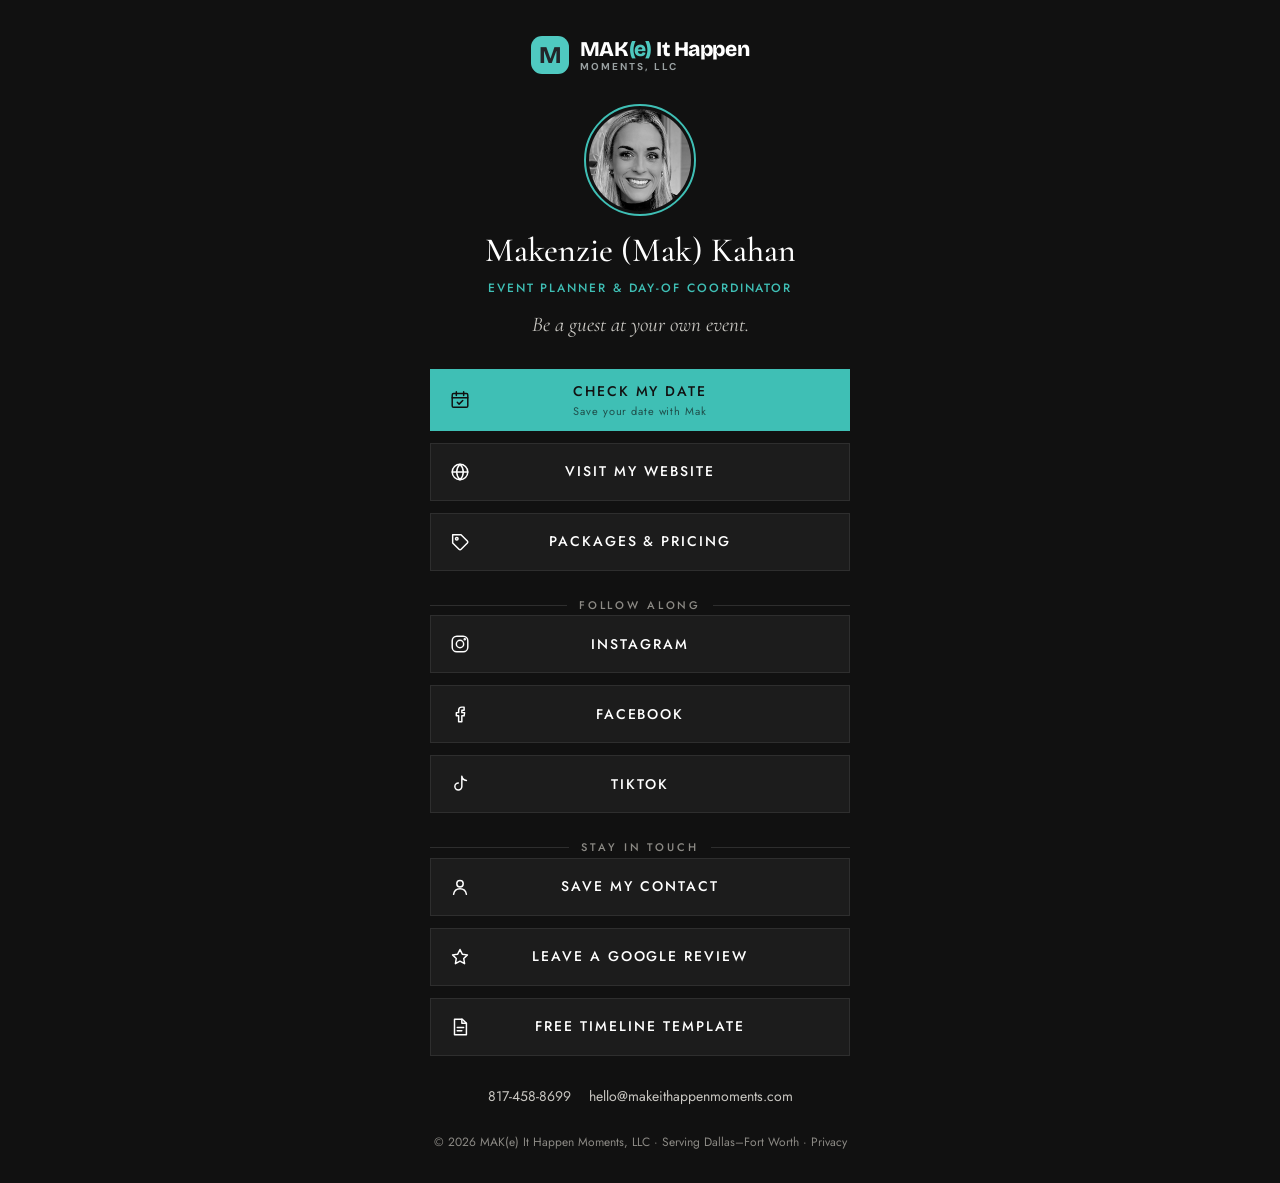
<file: links.html>
<!doctype html>
<html lang="en">
<head>
<meta charset="utf-8">
<meta name="viewport" content="width=device-width, initial-scale=1, viewport-fit=cover">
<script>/* Old GitHub address: move visitors to makeithappenmoments.com once that domain answers. */if(location.hostname==="mkahan17.github.io"){var t=location.pathname.replace(/^\/Mak-e-It-Happen-Events-LLC/,"")+location.search+location.hash;fetch("https://makeithappenmoments.com/favicon.png",{mode:"no-cors",cache:"no-store"}).then(function(){location.replace("https://makeithappenmoments.com"+t)}).catch(function(){})}</script>
<title>Mak Kahan · Links | MAK(e) It Happen Moments</title>
<meta name="description" content="Check your date, follow along on Instagram, Facebook and TikTok, save Mak's contact or leave a review. Day-of coordinator and event planner in Dallas–Fort Worth.">
<link rel="canonical" href="https://makeithappenmoments.com/links">
<meta property="og:type" content="website">
<meta property="og:site_name" content="MAK(e) It Happen Moments">
<meta property="og:title" content="Mak Kahan · MAK(e) It Happen Moments">
<meta property="og:description" content="Day-of coordinator & event planner in Dallas–Fort Worth. Be a guest at your own event.">
<meta property="og:url" content="https://makeithappenmoments.com/links">
<meta property="og:image" content="https://makeithappenmoments.com/og-image.jpg">
<meta name="twitter:card" content="summary_large_image">
<meta name="theme-color" content="#111111">
<link rel="icon" type="image/png" href="favicon.png">
<link rel="apple-touch-icon" href="apple-touch-icon.png">
<link rel="preconnect" href="https://fonts.googleapis.com">
<link rel="preconnect" href="https://fonts.gstatic.com" crossorigin>
<link rel="stylesheet" href="https://fonts.googleapis.com/css2?family=Bricolage+Grotesque:opsz,wght@12..96,800&family=Cormorant+Garamond:ital,wght@0,500;1,500&family=DM+Sans:wght@700&family=Jost:wght@400;500&display=swap">
<style>
  /* Links page for TikTok / Instagram bio and the business card NFC tag. Same palette and logo as the main site. */
  :root { --ink:#111111; --ink-2:#1C1C1C; --line:#2E2E2E; --paper:#FFFFFF; --soft:#C9C7C2; --muted:#8C8A85; --tq:#3FBFB5; --tq-logo:#4FC9C0; }
  * { box-sizing:border-box; }
  html, body { margin:0; background:var(--ink); color:var(--paper); }
  body { font-family:'Jost','Helvetica Neue',Arial,sans-serif; font-size:16px; line-height:1.5; -webkit-font-smoothing:antialiased; min-height:100vh; min-height:100dvh; }
  a { color:inherit; }
  :focus-visible { outline:2px solid var(--tq); outline-offset:3px; }
  .page { max-width:460px; margin:0 auto; padding:max(36px, env(safe-area-inset-top)) 20px max(32px, env(safe-area-inset-bottom)); display:flex; flex-direction:column; align-items:center; text-align:center; }

  /* Logo: identical to the site header and business card. Do not restyle. */
  .logo { display:flex; align-items:center; gap:11px; text-decoration:none; color:var(--paper); }
  .logo-m { width:38px; height:38px; border-radius:11px; background:var(--tq-logo); display:flex; align-items:center; justify-content:center; flex:none; font-family:'Bricolage Grotesque','Helvetica Neue',Arial,sans-serif; font-weight:800; font-size:24px; color:#22262A; letter-spacing:-0.04em; line-height:1; }
  .logo-txt { display:flex; flex-direction:column; line-height:1.05; text-align:left; }
  .logo b { font-family:'Bricolage Grotesque','Helvetica Neue',Arial,sans-serif; font-weight:800; font-size:21px; letter-spacing:-0.02em; white-space:nowrap; }
  .logo b .e { color:var(--tq-logo); }
  .logo small { font-family:'DM Sans',Arial,sans-serif; font-size:10px; font-weight:700; letter-spacing:0.2em; color:#9AA1A2; margin-top:2px; }

  .photo { width:112px; height:112px; border-radius:50%; object-fit:cover; margin:30px 0 16px; border:2px solid var(--tq); padding:3px; background:var(--ink); }
  h1 { font-family:'Cormorant Garamond','Times New Roman',serif; font-weight:500; font-size:34px; line-height:1.1; margin:0; }
  .role { font-size:12px; font-weight:500; letter-spacing:.16em; text-wrap:balance; text-transform:uppercase; color:var(--tq); margin:10px 0 0; }
  .tag { font-family:'Cormorant Garamond','Times New Roman',serif; font-style:italic; font-size:21px; color:var(--soft); margin:12px 0 28px; }

  .links { list-style:none; padding:0; margin:0; width:100%; display:flex; flex-direction:column; gap:12px; }
  .lk { display:flex; align-items:center; gap:14px; width:100%; min-height:58px; padding:0 18px; border:1px solid var(--line); background:var(--ink-2); text-decoration:none; font-size:14px; font-weight:500; letter-spacing:.14em; text-transform:uppercase; transition:border-color .2s, background .2s, color .2s; }
  .lk:hover { border-color:var(--tq); }
  .lk:active { transform:translateY(1px); }
  .lk svg { width:22px; height:22px; flex:none; fill:none; stroke:currentColor; stroke-width:1.6; stroke-linecap:round; stroke-linejoin:round; }
  .lk svg.solid { fill:currentColor; stroke:none; }
  .lk span { flex:1; text-align:center; margin-right:36px; }
  .lk.main { background:var(--tq); border-color:var(--tq); color:var(--ink); min-height:62px; }
  .lk.main:hover { background:var(--paper); border-color:var(--paper); }
  .lk small { display:block; font-size:11px; letter-spacing:.08em; text-transform:none; font-weight:400; color:var(--muted); margin-top:1px; }
  .lk.main small { color:#1F4F4B; }

  .label { font-size:11px; font-weight:500; letter-spacing:.26em; text-transform:uppercase; color:var(--muted); margin:26px 0 2px; display:flex; align-items:center; gap:12px; width:100%; }
  .label::before, .label::after { content:""; flex:1; height:1px; background:var(--line); }

  .contact { margin:30px 0 0; font-size:14px; color:var(--soft); display:flex; flex-wrap:wrap; justify-content:center; gap:6px 18px; }
  .contact a { text-decoration:none; }
  .contact a:hover { color:var(--tq); }
  .tip { margin:10px 2px 0; font-size:13px; line-height:1.45; color:var(--soft); border-left:2px solid var(--tq); padding:2px 0 2px 12px; text-align:left; }
  .tip b { color:var(--paper); font-weight:500; }
  .fine { margin:26px 0 0; font-size:12px; color:var(--muted); text-wrap:balance; }
  .fine a { text-decoration:none; }
  .fine a:hover { color:var(--tq); }
</style>
</head>
<body>
<main class="page">
  <a class="logo" href="/" aria-label="MAK(e) It Happen Moments home"><span class="logo-m">M</span><span class="logo-txt"><b>MAK<span class="e">(e)</span> It Happen</b><small>MOMENTS, LLC</small></span></a>

  <img class="photo" src="img/mak-links.jpg" width="112" height="112" alt="Makenzie (Mak) Kahan">
  <h1>Makenzie (Mak) Kahan</h1>
  <p class="role">Event Planner &amp; Day-of Coordinator</p>
  <p class="tag">Be a guest at your own event.</p>

  <ul class="links">
    <li><a class="lk main" href="/#inquire">
      <svg viewBox="0 0 24 24" aria-hidden="true"><rect x="3.5" y="5" width="17" height="15" rx="1.5"/><path d="M3.5 9.5h17M8 3v4M16 3v4M9 14.5l2 2 4-4"/></svg>
      <span>Check my date<small>Save your date with Mak</small></span></a></li>
    <li><a class="lk" href="/">
      <svg viewBox="0 0 24 24" aria-hidden="true"><circle cx="12" cy="12" r="8.5"/><path d="M3.5 12h17M12 3.5c2.4 2.4 3.6 5.2 3.6 8.5s-1.2 6.1-3.6 8.5c-2.4-2.4-3.6-5.2-3.6-8.5S9.6 5.9 12 3.5z"/></svg>
      <span>Visit my website</span></a></li>
    <li><a class="lk" href="/#pricing">
      <svg viewBox="0 0 24 24" aria-hidden="true"><path d="M20 13.2 13.2 20a1.6 1.6 0 0 1-2.3 0L4 13.1V4h9.1L20 10.9a1.6 1.6 0 0 1 0 2.3z"/><circle cx="8.5" cy="8.5" r="1.4"/></svg>
      <span>Packages &amp; pricing</span></a></li>
  </ul>

  <p class="label">Follow along</p>
  <ul class="links">
    <li><a class="lk" href="https://www.instagram.com/mak.ithappenmoments" rel="noopener">
      <svg viewBox="0 0 24 24" aria-hidden="true"><rect x="3.5" y="3.5" width="17" height="17" rx="5"/><circle cx="12" cy="12" r="4"/><circle cx="17.2" cy="6.8" r=".6" fill="currentColor"/></svg>
      <span>Instagram</span></a></li>
    <li><a class="lk" href="https://www.facebook.com/mak.ithappenmoments" rel="noopener">
      <svg viewBox="0 0 24 24" aria-hidden="true"><path d="M14 8h2.5V4.5H14A3.5 3.5 0 0 0 10.5 8v2.5H8V14h2.5v6.5H14V14h2.5l.5-3.5h-3V8.5a.5.5 0 0 1 .5-.5z"/></svg>
      <span>Facebook</span></a></li>
    <li><a class="lk" href="https://www.tiktok.com/@mak.ithappenmoments" rel="noopener">
      <svg viewBox="0 0 24 24" aria-hidden="true"><path d="M14 3.5v11.2a3.8 3.8 0 1 1-3.8-3.8M14 3.5c.4 2.6 2.2 4.4 5 4.6"/></svg>
      <span>TikTok</span></a></li>
  </ul>

  <p class="label">Stay in touch</p>
  <ul class="links">
    <li><a class="lk" id="save-contact" href="/mak.vcf">
      <svg viewBox="0 0 24 24" aria-hidden="true"><circle cx="12" cy="8.5" r="3.5"/><path d="M5 20c.6-3.6 3.4-6 7-6s6.4 2.4 7 6"/></svg>
      <span>Save my contact</span></a>
      <p class="tip" id="contact-tip" hidden>This app's browser can't save contacts. Tap <b>•••</b> at the top, choose <b>Open in browser</b>, then tap Save my contact again.</p></li>
    <li><a class="lk" href="https://g.page/r/CY07g4Axvu8hEBM/review" rel="noopener">
      <svg viewBox="0 0 24 24" aria-hidden="true"><path d="m12 3.8 2.5 5.1 5.6.8-4 4 .9 5.6-5-2.7-5 2.7.9-5.6-4-4 5.6-.8z"/></svg>
      <span>Leave a Google review</span></a></li>
    <li><a class="lk" href="/#free-timeline">
      <svg viewBox="0 0 24 24" aria-hidden="true"><path d="M6 3.5h8.5L19 8v12.5H6z"/><path d="M14 3.5V8h5M9 12.5h7M9 16h5"/></svg>
      <span>Free timeline template</span></a></li>
  </ul>

  <p class="contact"><a href="tel:+18174588699">817-458-8699</a><a href="mailto:hello@makeithappenmoments.com">hello@makeithappenmoments.com</a></p>
  <p class="fine">© 2026 MAK(e) It Happen Moments, LLC · Serving Dallas–Fort Worth · <a href="privacy-policy.pdf">Privacy</a></p>
</main>
<script>
  /* Instagram, TikTok and Facebook open links in their own browser, which can't hand a contact card to the phone's Contacts app. */
  (function () {
    var ua = navigator.userAgent || "";
    if (!/Instagram|FBAN|FBAV|FB_IAB|FBIOS|TikTok|musical_ly|Bytedance|BytedanceWebview|Snapchat|LinkedInApp/i.test(ua)) return;
    var a = document.getElementById("save-contact"), tip = document.getElementById("contact-tip");
    if (!a || !tip) return;
    if (/Android/i.test(ua)) {
      /* On Android, send the card straight to Chrome, which passes it to Contacts. */
      a.href = "intent://makeithappenmoments.com/mak.vcf#Intent;scheme=https;package=com.android.chrome;S.browser_fallback_url=https%3A%2F%2Fmakeithappenmoments.com%2Fmak.vcf;end";
    }
    a.addEventListener("click", function () { tip.hidden = false; });
  })();
</script>
</body>
</html>
</file>
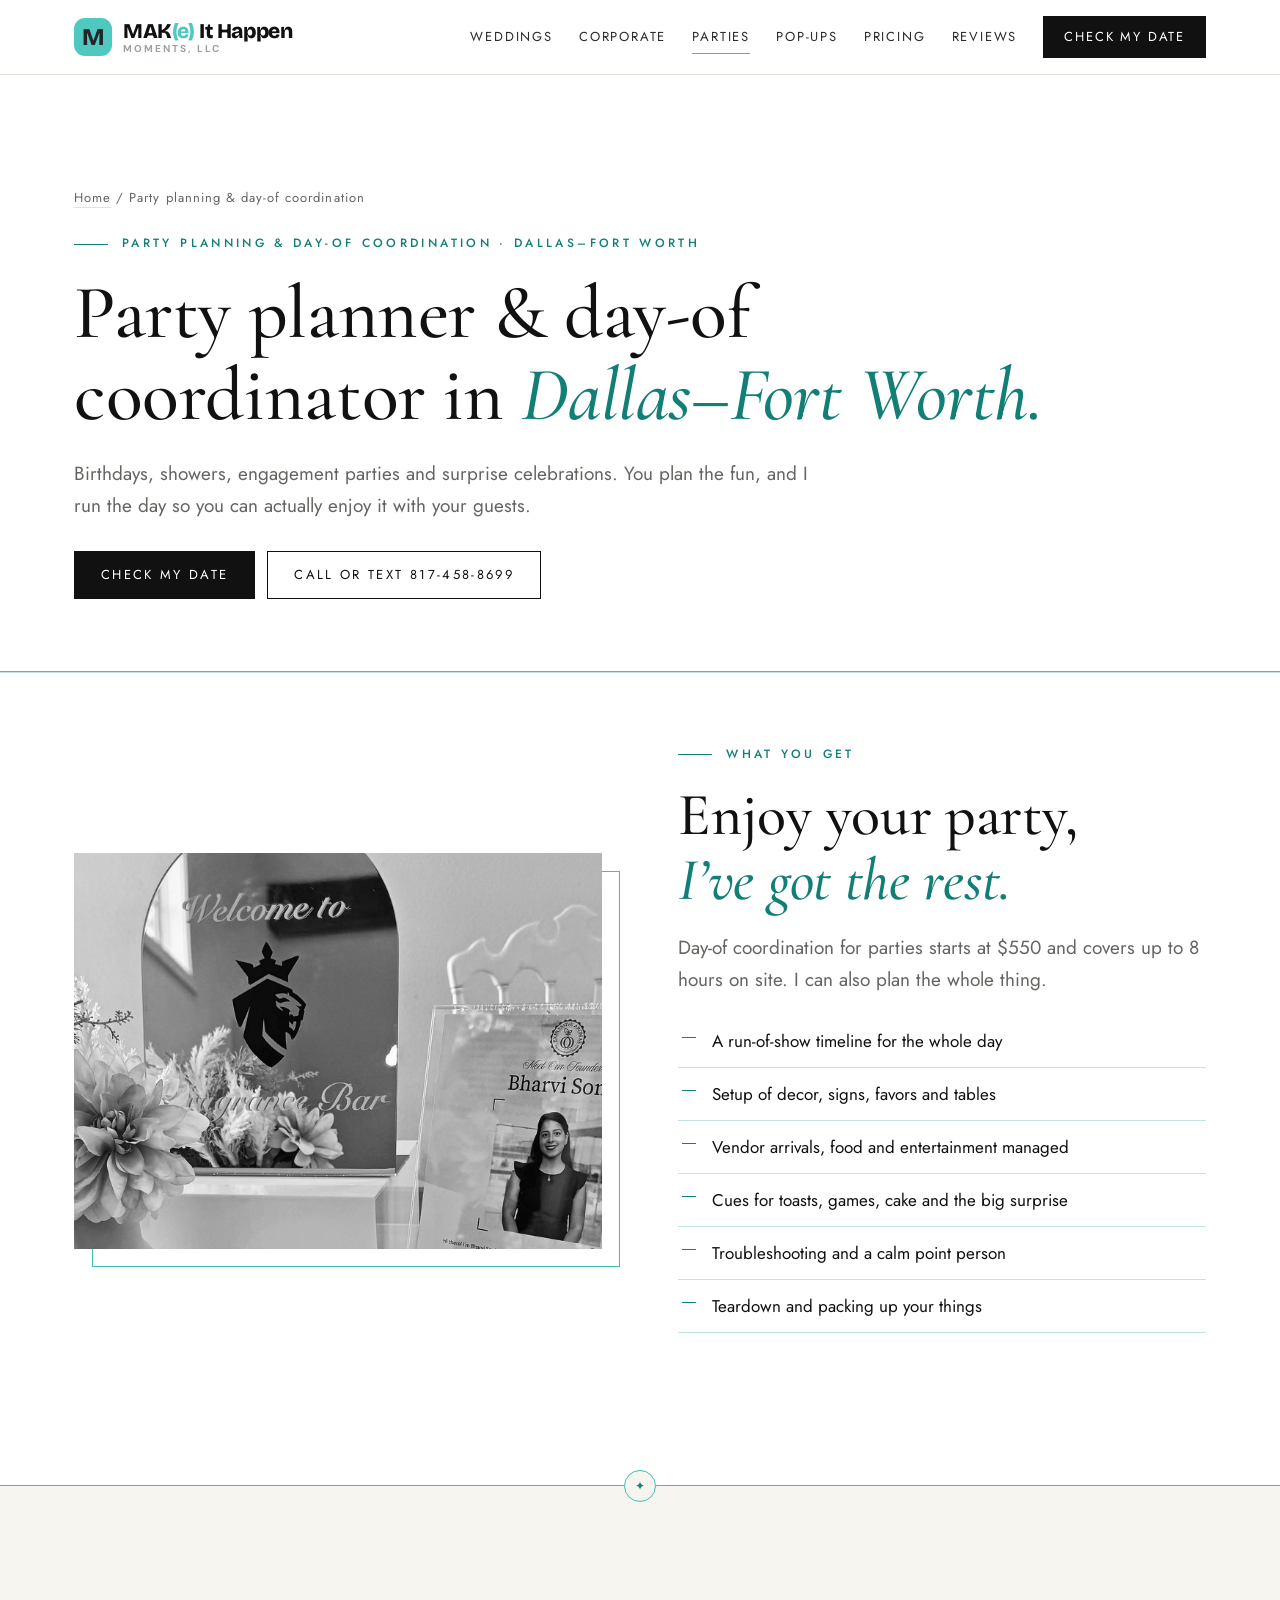
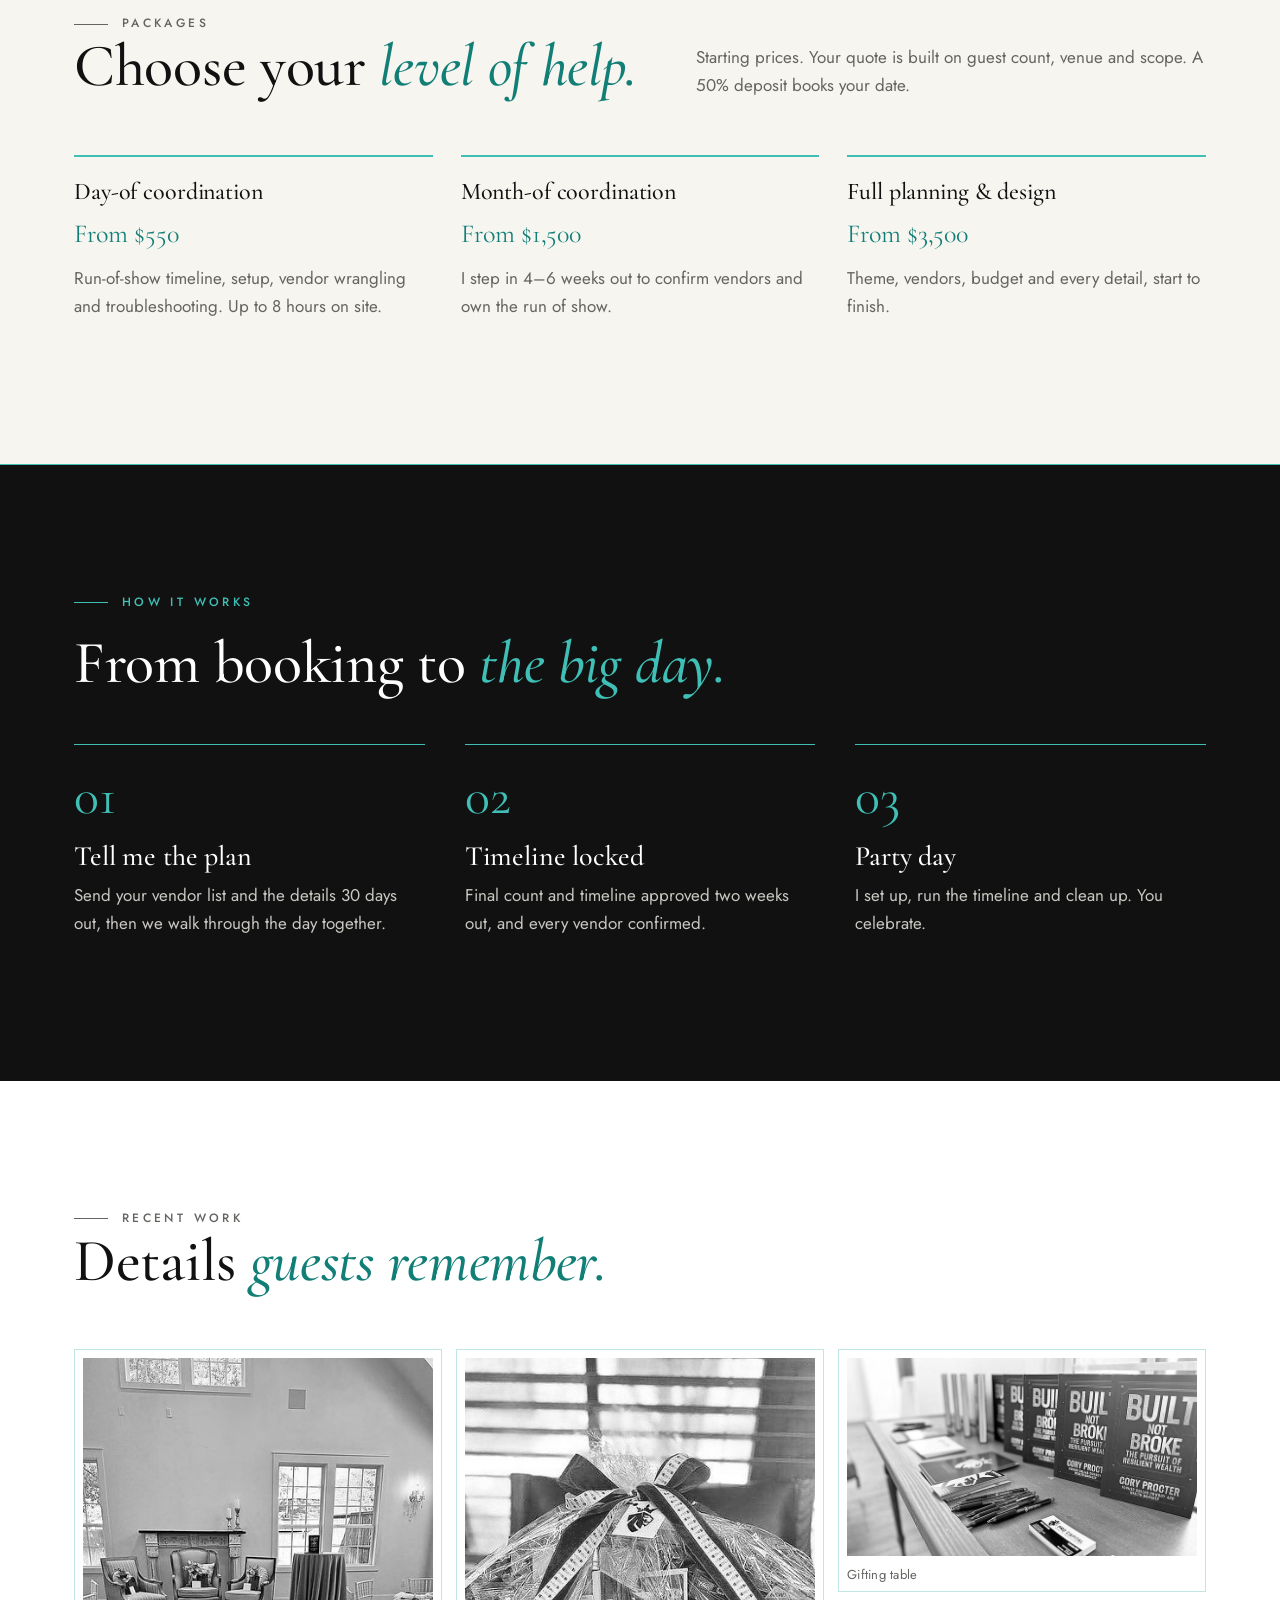
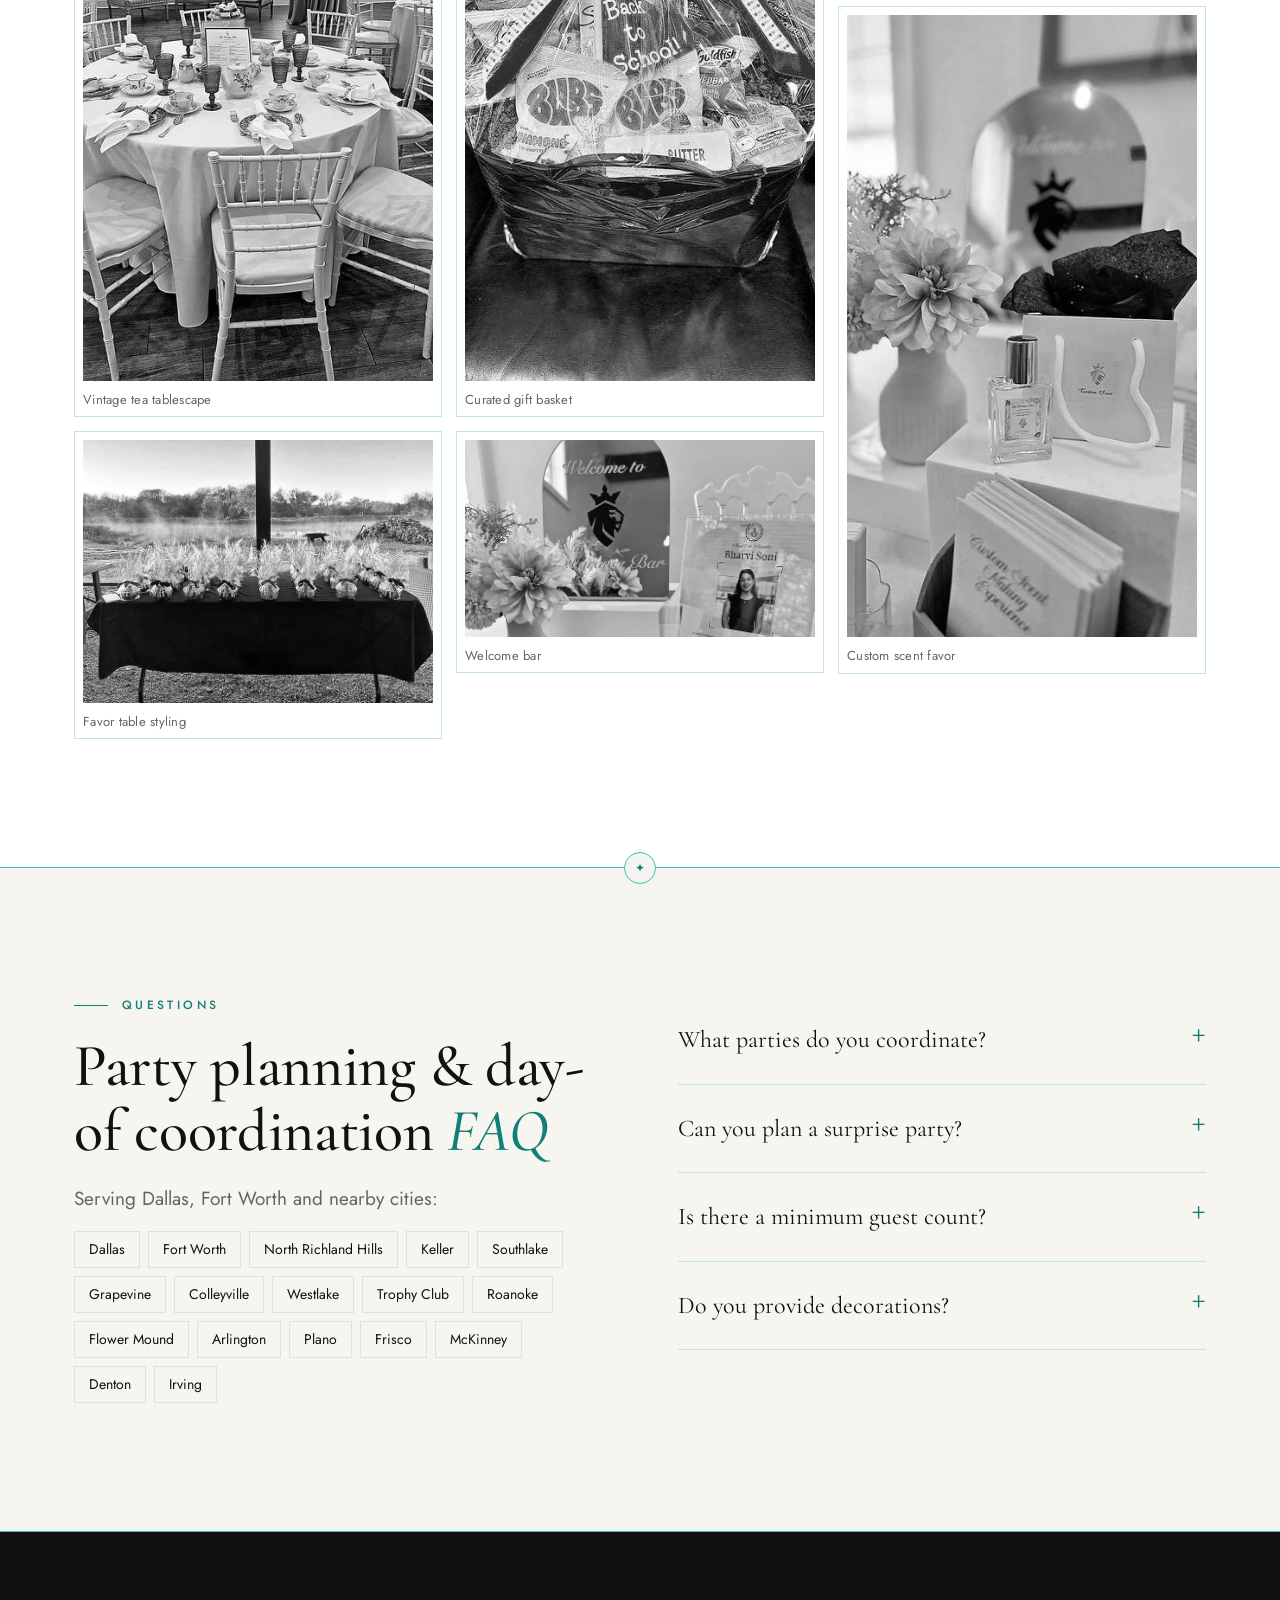
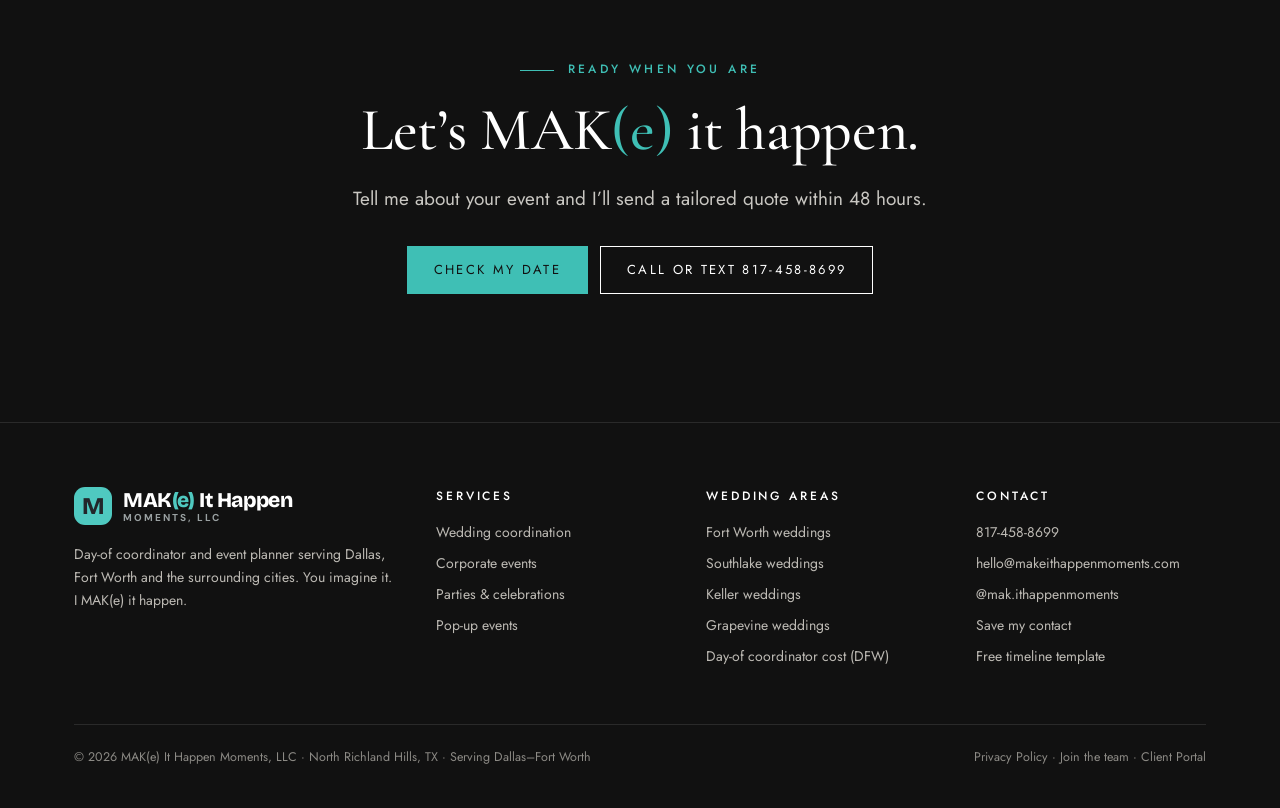
<file: parties.html>
<!doctype html>
<html lang="en">
<head>
<meta charset="utf-8">
<meta name="viewport" content="width=device-width, initial-scale=1">
<script>/* Old GitHub address: move visitors to makeithappenmoments.com once that domain answers. */if(location.hostname==="mkahan17.github.io"){var t=location.pathname.replace(/^\/Mak-e-It-Happen-Events-LLC/,"")+location.search+location.hash;fetch("https://makeithappenmoments.com/favicon.png",{mode:"no-cors",cache:"no-store"}).then(function(){location.replace("https://makeithappenmoments.com"+t)}).catch(function(){})}</script>
<title>Party Planner &amp; Day-of Event Coordinator in Dallas–Fort Worth | MAK(e) It Happen Moments</title>
<meta name="description" content="Party planner and day-of event coordinator in Dallas–Fort Worth for birthdays, showers, engagement parties and surprises. From $550.">
<link rel="canonical" href="https://makeithappenmoments.com/parties">
<meta property="og:type" content="website">
<meta property="og:site_name" content="MAK(e) It Happen Moments">
<meta property="og:title" content="Party Planner &amp; Day-of Event Coordinator in Dallas–Fort Worth | MAK(e) It Happen Moments">
<meta property="og:description" content="Party planner and day-of event coordinator in Dallas–Fort Worth for birthdays, showers, engagement parties and surprises. From $550.">
<meta property="og:url" content="https://makeithappenmoments.com/parties">
<meta property="og:image" content="https://makeithappenmoments.com/og-image.jpg">
<meta name="twitter:card" content="summary_large_image">
<meta name="theme-color" content="#111111">
<link rel="icon" type="image/png" href="favicon.png">
<link rel="apple-touch-icon" href="apple-touch-icon.png">
<link rel="preconnect" href="https://fonts.googleapis.com">
<link rel="preconnect" href="https://fonts.gstatic.com" crossorigin>
<link rel="stylesheet" href="https://fonts.googleapis.com/css2?family=Bricolage+Grotesque:opsz,wght@12..96,800&family=Cormorant+Garamond:ital,wght@0,500;0,600;1,500&family=DM+Sans:wght@700&family=Jost:wght@300;400;500&display=swap">
<link rel="stylesheet" href="styles.css">
<script type="application/ld+json">{"@context": "https://schema.org", "@type": ["LocalBusiness", "ProfessionalService"], "@id": "https://makeithappenmoments.com/#business", "name": "MAK(e) It Happen Moments, LLC", "alternateName": "MAK(e) It Happen Moments", "description": "Day-of coordinator and event planner in Dallas–Fort Worth for weddings, corporate events, parties and pop-up events.", "url": "https://makeithappenmoments.com/", "image": "https://makeithappenmoments.com/og-image.jpg", "logo": "https://makeithappenmoments.com/apple-touch-icon.png", "telephone": "+1-817-458-8699", "email": "hello@makeithappenmoments.com", "priceRange": "$550+", "address": {"@type": "PostalAddress", "addressLocality": "North Richland Hills", "addressRegion": "TX", "addressCountry": "US"}, "areaServed": [{"@type": "City", "name": "Dallas, TX"}, {"@type": "City", "name": "Fort Worth, TX"}, {"@type": "City", "name": "North Richland Hills, TX"}, {"@type": "City", "name": "Keller, TX"}, {"@type": "City", "name": "Southlake, TX"}, {"@type": "City", "name": "Grapevine, TX"}, {"@type": "City", "name": "Colleyville, TX"}, {"@type": "City", "name": "Westlake, TX"}, {"@type": "City", "name": "Trophy Club, TX"}, {"@type": "City", "name": "Roanoke, TX"}, {"@type": "City", "name": "Flower Mound, TX"}, {"@type": "City", "name": "Arlington, TX"}, {"@type": "City", "name": "Plano, TX"}, {"@type": "City", "name": "Frisco, TX"}, {"@type": "City", "name": "McKinney, TX"}, {"@type": "City", "name": "Denton, TX"}, {"@type": "City", "name": "Irving, TX"}], "founder": {"@type": "Person", "name": "Makenzie Kahan"}, "sameAs": ["https://instagram.com/mak.ithappenmoments"], "knowsAbout": ["Day-of coordination", "Wedding coordination", "Corporate event planning", "Party planning", "Pop-up events"]}</script><script type="application/ld+json">{"@context": "https://schema.org", "@type": "Service", "name": "Party planning & day-of coordination", "description": "Party planner and day-of event coordinator in Dallas–Fort Worth for birthdays, showers, engagement parties and surprises. From $550.", "serviceType": "Party planning & day-of coordination", "provider": {"@id": "https://makeithappenmoments.com/#business"}, "areaServed": "Dallas–Fort Worth, TX", "url": "https://makeithappenmoments.com/parties", "offers": {"@type": "Offer", "price": 550, "priceCurrency": "USD", "description": "Starting price"}}</script><script type="application/ld+json">{"@context": "https://schema.org", "@type": "BreadcrumbList", "itemListElement": [{"@type": "ListItem", "position": 1, "name": "Home", "item": "https://makeithappenmoments.com/"}, {"@type": "ListItem", "position": 2, "name": "Party planning & day-of coordination", "item": "https://makeithappenmoments.com/parties"}]}</script><script type="application/ld+json">{"@context": "https://schema.org", "@type": "FAQPage", "mainEntity": [{"@type": "Question", "name": "What parties do you coordinate?", "acceptedAnswer": {"@type": "Answer", "text": "Birthdays, milestone birthdays, baby and bridal showers, engagement parties, graduations, anniversaries and surprise parties across DFW."}}, {"@type": "Question", "name": "Can you plan a surprise party?", "acceptedAnswer": {"@type": "Answer", "text": "Yes. I handle the guest list, timing and details quietly so the guest of honor never finds out."}}, {"@type": "Question", "name": "Is there a minimum guest count?", "acceptedAnswer": {"@type": "Answer", "text": "No. Day-of coordination starts at $550 for up to 8 hours on site, whether it's 20 guests or 150."}}, {"@type": "Question", "name": "Do you provide decorations?", "acceptedAnswer": {"@type": "Answer", "text": "I set up and style your decor, and with vendor sourcing I can find and book rentals, florals and décor for you."}}]}</script>
</head>
<body>
<header class="top"><div class="wrap">
  <a class="logo" href="/" aria-label="MAK(e) It Happen Moments home"><span class="logo-m">M</span><span class="logo-txt"><b>MAK<span class="e">(e)</span> It Happen</b><small>MOMENTS, LLC</small></span></a>
  <button class="menu-btn" aria-label="Menu" aria-expanded="false" aria-controls="nav"><span></span><span></span></button>
  <nav class="nav" id="nav" aria-label="Main"><a href="/weddings">Weddings</a><a href="/corporate-events">Corporate</a><a href="/parties" aria-current=page>Parties</a><a href="/pop-up-events">Pop-ups</a><a href="/#pricing">Pricing</a><a href="/#reviews">Reviews</a><a class="btn" href="/#inquire">Check my date</a></nav>
</div></header>
<main>
<section class="sub-hero"><div class="wrap"><p class="crumbs"><a href="/">Home</a> / Party planning &amp; day-of coordination</p>
  <p class="eyebrow">Party planning &amp; day-of coordination · Dallas–Fort Worth</p><h1>Party planner &amp; day-of coordinator in <em>Dallas–Fort Worth.</em></h1><p class="lead">Birthdays, showers, engagement parties and surprise celebrations. You plan the fun, and I run the day so you can actually enjoy it with your guests.</p>
  <div class="cta-row" style="margin-top:30px"><a class="btn" href="/#inquire">Check my date</a><a class="btn ghost on-light" href="tel:+18174588699">Call or text 817-458-8699</a></div>
</div></section>
<section style="padding-top:clamp(48px,6vw,72px)"><div class="wrap split">
  <div class="frame"><img src="img/hero-05.jpg" alt="Welcome sign and floral party setup" loading="lazy" style="aspect-ratio:4/3"></div>
  <div><p class="eyebrow">What you get</p><h2>Enjoy your party, <em>I&rsquo;ve got the rest.</em></h2><p class="lead" style="margin:20px 0">Day-of coordination for parties starts at $550 and covers up to 8 hours on site. I can also plan the whole thing.</p>
  <ul class="checks"><li>A run-of-show timeline for the whole day</li><li>Setup of decor, signs, favors and tables</li><li>Vendor arrivals, food and entertainment managed</li><li>Cues for toasts, games, cake and the big surprise</li><li>Troubleshooting and a calm point person</li><li>Teardown and packing up your things</li></ul></div>
</div></section>
<section class="ivory"><div class="wrap"><div class="head"><div><p class="eyebrow">Packages</p><h2>Choose your <em>level of help.</em></h2></div>
  <p>Starting prices. Your quote is built on guest count, venue and scope. A 50% deposit books your date.</p></div><div class="cards3"><article><h3>Day-of coordination</h3><div class="amt">From $550</div><p>Run-of-show timeline, setup, vendor wrangling and troubleshooting. Up to 8 hours on site.</p></article><article><h3>Month-of coordination</h3><div class="amt">From $1,500</div><p>I step in 4–6 weeks out to confirm vendors and own the run of show.</p></article><article><h3>Full planning &amp; design</h3><div class="amt">From $3,500</div><p>Theme, vendors, budget and every detail, start to finish.</p></article></div></div></section>
<section class="dark"><div class="wrap"><p class="eyebrow">How it works</p><h2 style="margin-bottom:48px">From booking to <em>the big day.</em></h2><ol class="steps"><li><h3>Tell me the plan</h3><p>Send your vendor list and the details 30 days out, then we walk through the day together.</p></li><li><h3>Timeline locked</h3><p>Final count and timeline approved two weeks out, and every vendor confirmed.</p></li><li><h3>Party day</h3><p>I set up, run the timeline and clean up. You celebrate.</p></li></ol></div></section>
<section><div class="wrap"><div class="head"><div><p class="eyebrow">Recent work</p><h2>Details <em>guests remember.</em></h2></div></div><div class="gallery"><figure><img src="img/t/vintage-tea-tablescape.jpg" data-full="img/vintage-tea-tablescape.jpg" alt="Vintage tea tablescape" loading="lazy"><figcaption>Vintage tea tablescape</figcaption></figure><figure><img src="img/t/favor-and-gifting-table-styling.jpg" data-full="img/favor-and-gifting-table-styling.jpg" alt="Favor table styling" loading="lazy"><figcaption>Favor table styling</figcaption></figure><figure><img src="img/t/curated-back-to-school-gift-basket.jpg" data-full="img/curated-back-to-school-gift-basket.jpg" alt="Curated gift basket" loading="lazy"><figcaption>Curated gift basket</figcaption></figure><figure><img src="img/t/hero-05.jpg" data-full="img/hero-05.jpg" alt="Welcome bar" loading="lazy"><figcaption>Welcome bar</figcaption></figure><figure><img src="img/t/author-book-and-gifting-table.jpg" data-full="img/author-book-and-gifting-table.jpg" alt="Gifting table" loading="lazy"><figcaption>Gifting table</figcaption></figure><figure><img src="img/t/custom-scent-favor.jpg" data-full="img/custom-scent-favor.jpg" alt="Custom scent favor" loading="lazy"><figcaption>Custom scent favor</figcaption></figure></div></div></section>
<section class="ivory"><div class="wrap split" style="align-items:start"><div><p class="eyebrow">Questions</p><h2>Party planning &amp; day-of coordination <em>FAQ</em></h2>
  <p class="lead" style="margin-top:20px">Serving Dallas, Fort Worth and nearby cities:</p><ul class="areas"><li>Dallas</li><li>Fort Worth</li><li>North Richland Hills</li><li>Keller</li><li>Southlake</li><li>Grapevine</li><li>Colleyville</li><li>Westlake</li><li>Trophy Club</li><li>Roanoke</li><li>Flower Mound</li><li>Arlington</li><li>Plano</li><li>Frisco</li><li>McKinney</li><li>Denton</li><li>Irving</li></ul></div><div class="faq"><details><summary>What parties do you coordinate?</summary><p>Birthdays, milestone birthdays, baby and bridal showers, engagement parties, graduations, anniversaries and surprise parties across DFW.</p></details><details><summary>Can you plan a surprise party?</summary><p>Yes. I handle the guest list, timing and details quietly so the guest of honor never finds out.</p></details><details><summary>Is there a minimum guest count?</summary><p>No. Day-of coordination starts at $550 for up to 8 hours on site, whether it&#x27;s 20 guests or 150.</p></details><details><summary>Do you provide decorations?</summary><p>I set up and style your decor, and with vendor sourcing I can find and book rentals, florals and décor for you.</p></details></div></div></section>
<section class="dark"><div class="wrap" style="text-align:center">
  <p class="eyebrow" style="justify-content:center">Ready when you are</p>
  <h2>Let&rsquo;s MAK<span class="e">(e)</span> it happen.</h2><p class="lead" style="margin:20px auto 32px">Tell me about your event and I&rsquo;ll send a tailored quote within 48 hours.</p>
  <div class="cta-row" style="justify-content:center"><a class="btn tq" href="/#inquire">Check my date</a><a class="btn ghost" href="tel:+18174588699">Call or text 817-458-8699</a></div>
</div></section>
</main>
<footer class="foot"><div class="wrap">
  <div class="cols">
    <div><a class="logo" href="/" aria-label="MAK(e) It Happen Moments home"><span class="logo-m">M</span><span class="logo-txt"><b>MAK<span class="e">(e)</span> It Happen</b><small>MOMENTS, LLC</small></span></a>
      <p style="margin-top:18px;max-width:26em">Day-of coordinator and event planner serving Dallas, Fort Worth and the surrounding cities. You imagine it. I MAK(e) it happen.</p></div>
    <div><h4>Services</h4><ul>
      <li><a href="/weddings">Wedding coordination</a></li><li><a href="/corporate-events">Corporate events</a></li>
      <li><a href="/parties">Parties &amp; celebrations</a></li><li><a href="/pop-up-events">Pop-up events</a></li></ul></div>
    <div><h4>Wedding areas</h4><ul>
      <li><a href="/fort-worth-wedding-coordinator">Fort Worth weddings</a></li><li><a href="/southlake-wedding-coordinator">Southlake weddings</a></li><li><a href="/keller-wedding-coordinator">Keller weddings</a></li><li><a href="/grapevine-wedding-coordinator">Grapevine weddings</a></li><li><a href="/day-of-coordinator-cost-dfw">Day-of coordinator cost (DFW)</a></li></ul></div>
    <div><h4>Contact</h4><ul>
      <li><a href="tel:+18174588699">817-458-8699</a></li><li><a href="mailto:hello@makeithappenmoments.com">hello@makeithappenmoments.com</a></li>
      <li><a href="https://instagram.com/mak.ithappenmoments" rel="noopener">@mak.ithappenmoments</a></li><li><a href="mak.vcf">Save my contact</a></li><li><a href="/#free-timeline">Free timeline template</a></li></ul></div>
  </div>
  <div class="legal"><span>© 2026 MAK(e) It Happen Moments, LLC · North Richland Hills, TX · Serving Dallas–Fort Worth</span>
    <span><a href="privacy-policy.pdf">Privacy Policy</a> · <a href="/join">Join the team</a> · <a href="portal/">Client Portal</a></span></div>
</div></footer>
<script src="site.js" defer></script>
</body>
</html>
</file>
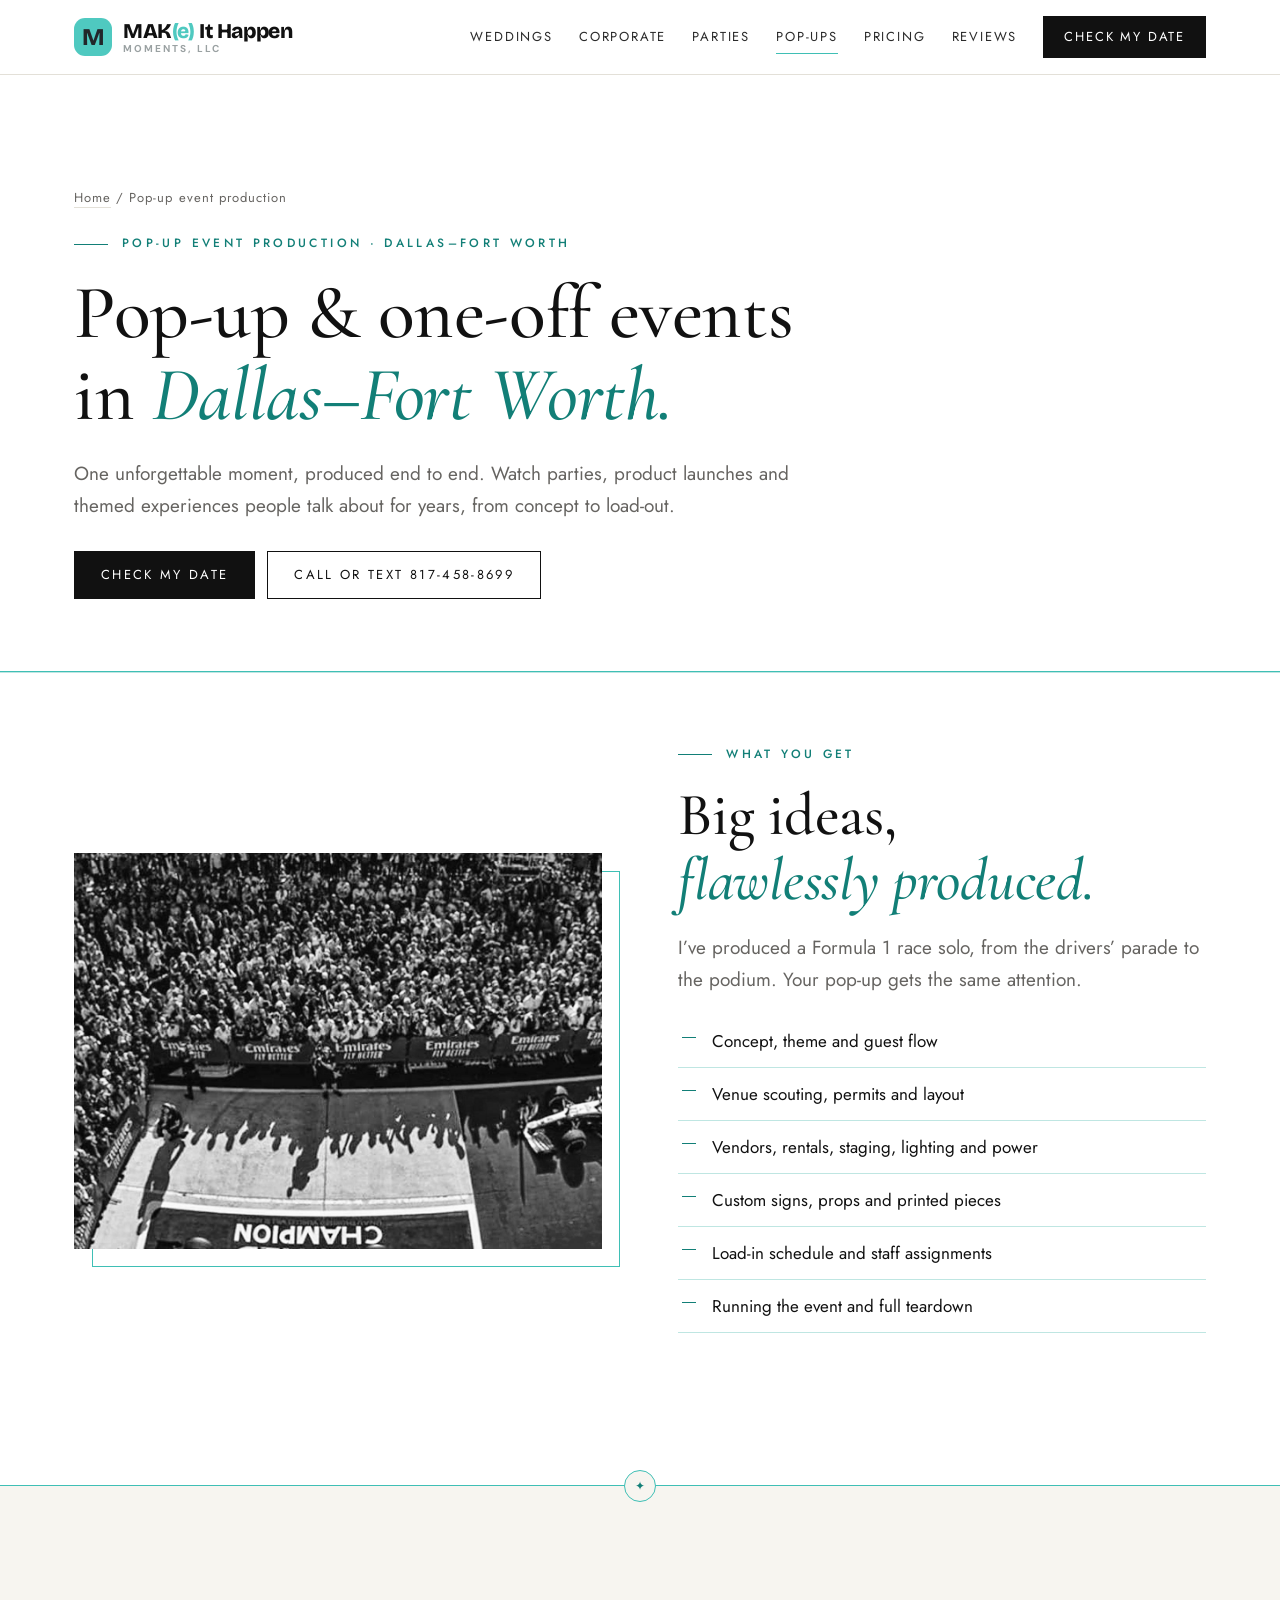
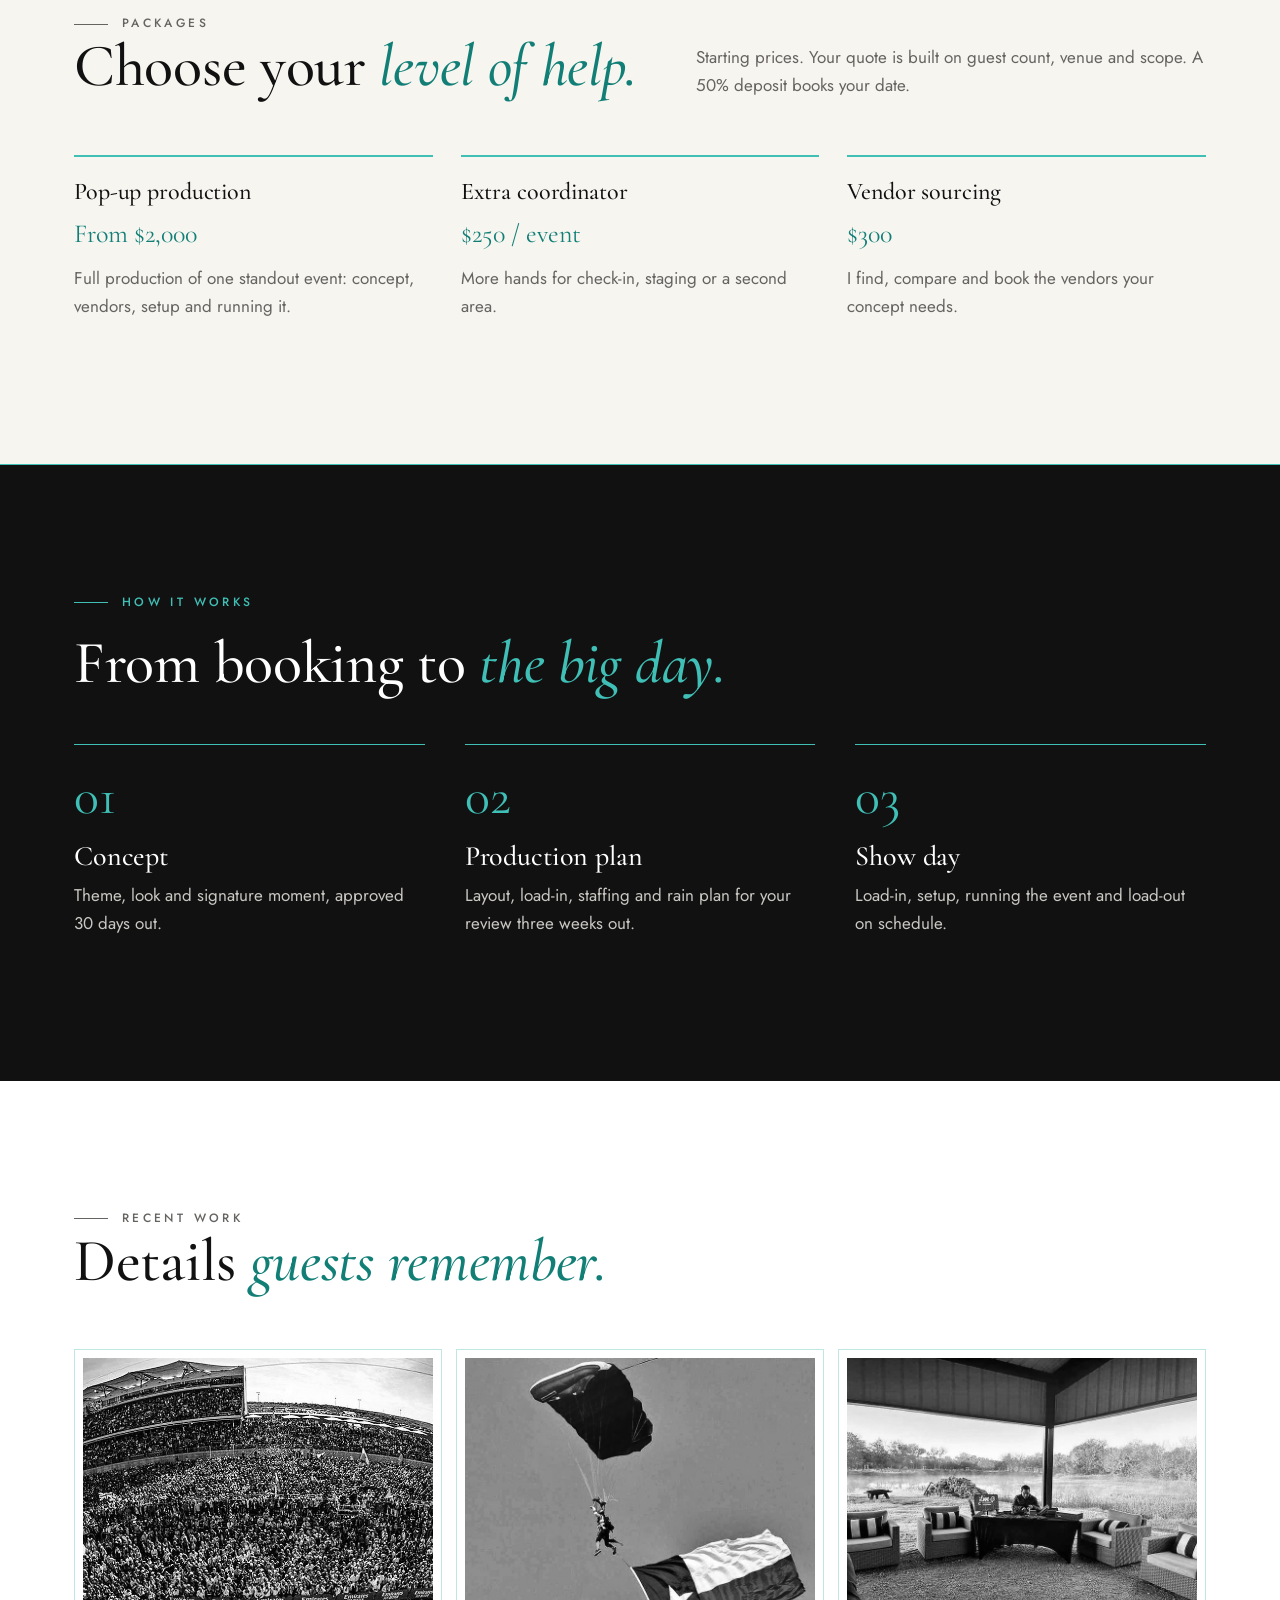
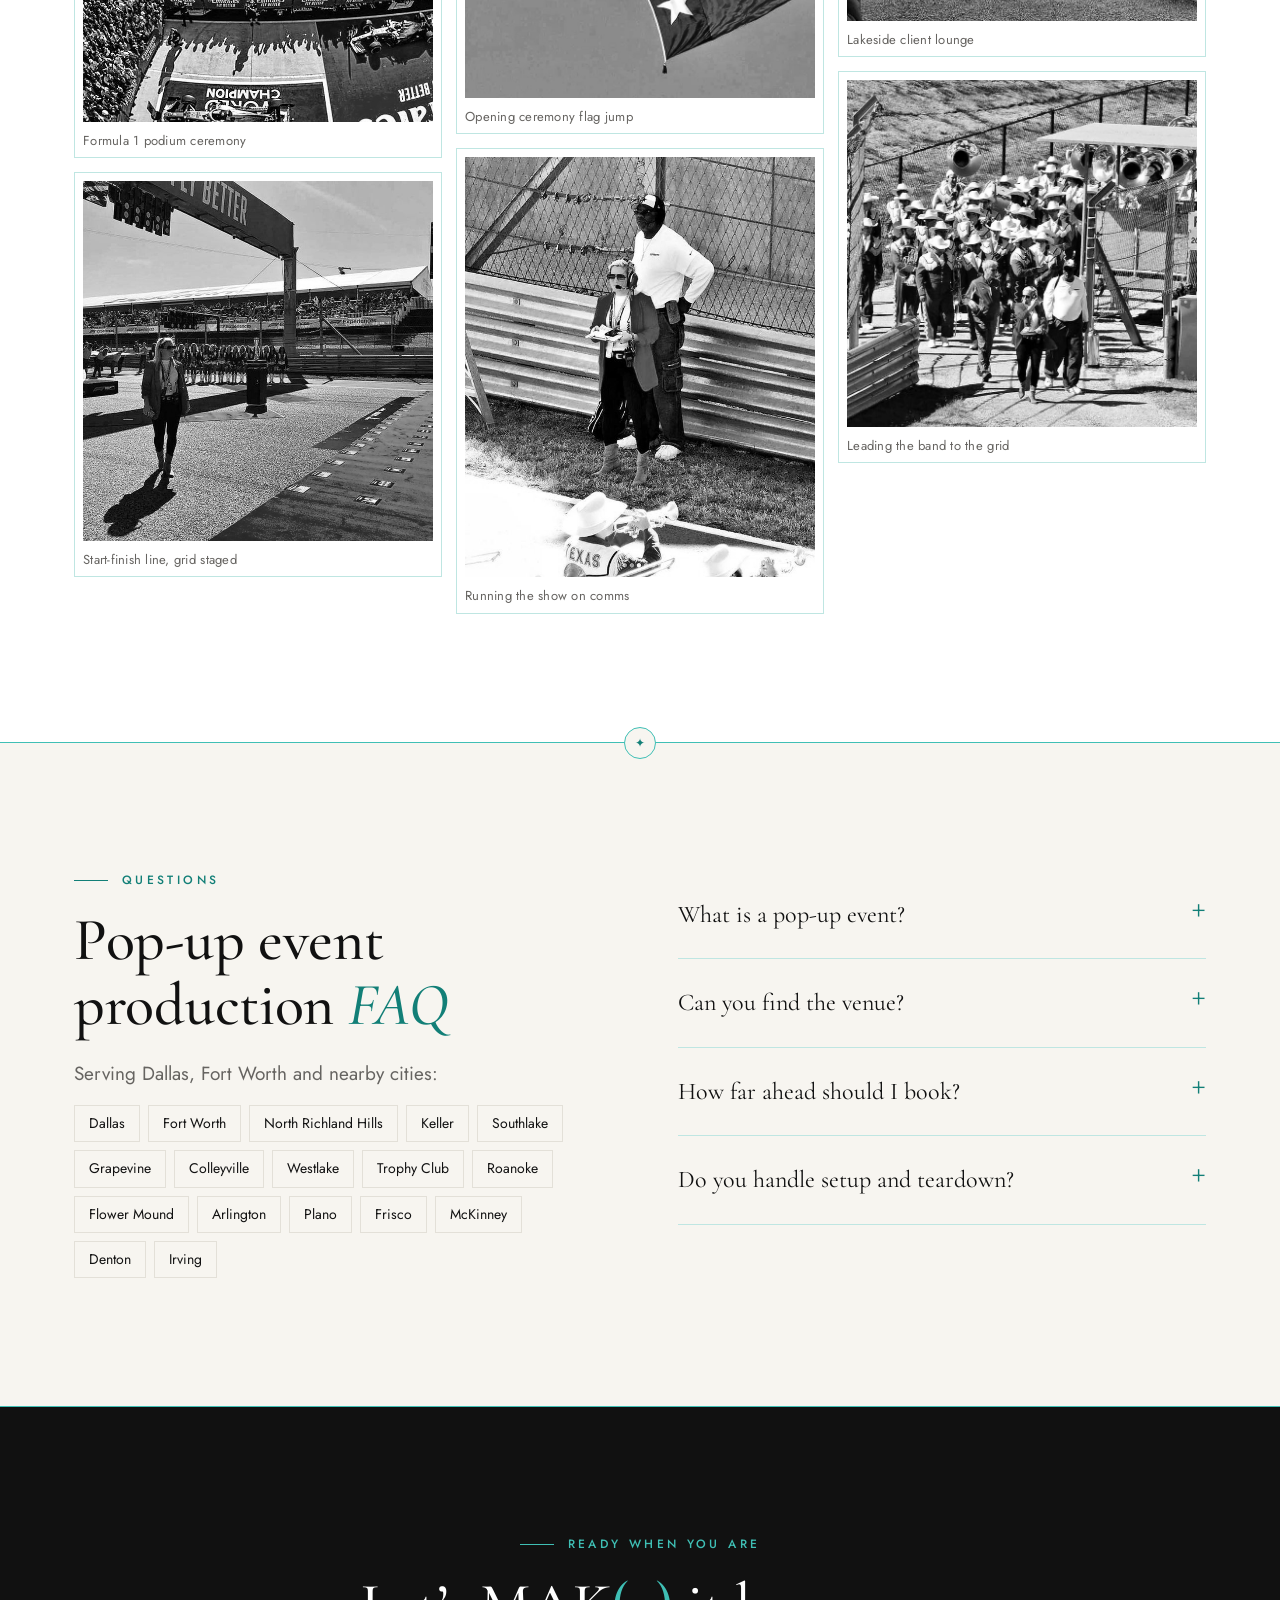
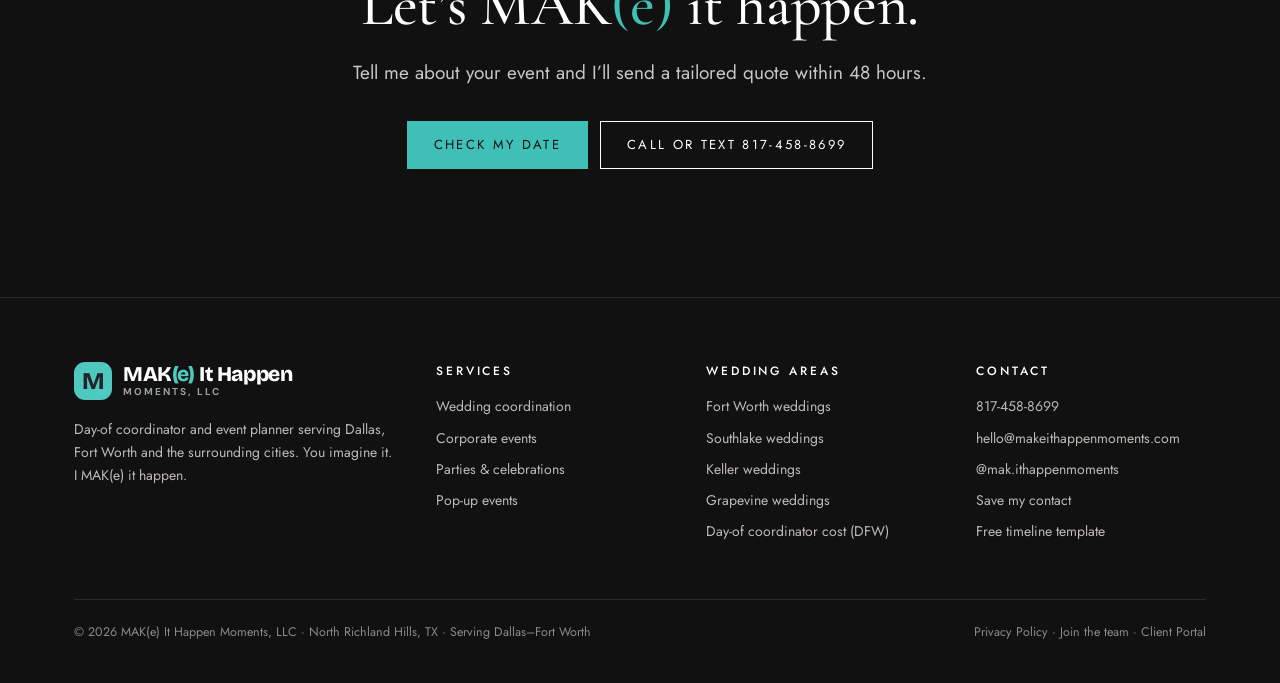
<file: pop-up-events.html>
<!doctype html>
<html lang="en">
<head>
<meta charset="utf-8">
<meta name="viewport" content="width=device-width, initial-scale=1">
<script>/* Old GitHub address: move visitors to makeithappenmoments.com once that domain answers. */if(location.hostname==="mkahan17.github.io"){var t=location.pathname.replace(/^\/Mak-e-It-Happen-Events-LLC/,"")+location.search+location.hash;fetch("https://makeithappenmoments.com/favicon.png",{mode:"no-cors",cache:"no-store"}).then(function(){location.replace("https://makeithappenmoments.com"+t)}).catch(function(){})}</script>
<title>Pop-up Event Planner &amp; Production in Dallas–Fort Worth | MAK(e) It Happen Moments</title>
<meta name="description" content="Pop-up and one-off event production in Dallas–Fort Worth: watch parties, launches and themed experiences produced end to end. From $2,000.">
<link rel="canonical" href="https://makeithappenmoments.com/pop-up-events">
<meta property="og:type" content="website">
<meta property="og:site_name" content="MAK(e) It Happen Moments">
<meta property="og:title" content="Pop-up Event Planner &amp; Production in Dallas–Fort Worth | MAK(e) It Happen Moments">
<meta property="og:description" content="Pop-up and one-off event production in Dallas–Fort Worth: watch parties, launches and themed experiences produced end to end. From $2,000.">
<meta property="og:url" content="https://makeithappenmoments.com/pop-up-events">
<meta property="og:image" content="https://makeithappenmoments.com/og-image.jpg">
<meta name="twitter:card" content="summary_large_image">
<meta name="theme-color" content="#111111">
<link rel="icon" type="image/png" href="favicon.png">
<link rel="apple-touch-icon" href="apple-touch-icon.png">
<link rel="preconnect" href="https://fonts.googleapis.com">
<link rel="preconnect" href="https://fonts.gstatic.com" crossorigin>
<link rel="stylesheet" href="https://fonts.googleapis.com/css2?family=Bricolage+Grotesque:opsz,wght@12..96,800&family=Cormorant+Garamond:ital,wght@0,500;0,600;1,500&family=DM+Sans:wght@700&family=Jost:wght@300;400;500&display=swap">
<link rel="stylesheet" href="styles.css">
<script type="application/ld+json">{"@context": "https://schema.org", "@type": ["LocalBusiness", "ProfessionalService"], "@id": "https://makeithappenmoments.com/#business", "name": "MAK(e) It Happen Moments, LLC", "alternateName": "MAK(e) It Happen Moments", "description": "Day-of coordinator and event planner in Dallas–Fort Worth for weddings, corporate events, parties and pop-up events.", "url": "https://makeithappenmoments.com/", "image": "https://makeithappenmoments.com/og-image.jpg", "logo": "https://makeithappenmoments.com/apple-touch-icon.png", "telephone": "+1-817-458-8699", "email": "hello@makeithappenmoments.com", "priceRange": "$550+", "address": {"@type": "PostalAddress", "addressLocality": "North Richland Hills", "addressRegion": "TX", "addressCountry": "US"}, "areaServed": [{"@type": "City", "name": "Dallas, TX"}, {"@type": "City", "name": "Fort Worth, TX"}, {"@type": "City", "name": "North Richland Hills, TX"}, {"@type": "City", "name": "Keller, TX"}, {"@type": "City", "name": "Southlake, TX"}, {"@type": "City", "name": "Grapevine, TX"}, {"@type": "City", "name": "Colleyville, TX"}, {"@type": "City", "name": "Westlake, TX"}, {"@type": "City", "name": "Trophy Club, TX"}, {"@type": "City", "name": "Roanoke, TX"}, {"@type": "City", "name": "Flower Mound, TX"}, {"@type": "City", "name": "Arlington, TX"}, {"@type": "City", "name": "Plano, TX"}, {"@type": "City", "name": "Frisco, TX"}, {"@type": "City", "name": "McKinney, TX"}, {"@type": "City", "name": "Denton, TX"}, {"@type": "City", "name": "Irving, TX"}], "founder": {"@type": "Person", "name": "Makenzie Kahan"}, "sameAs": ["https://instagram.com/mak.ithappenmoments"], "knowsAbout": ["Day-of coordination", "Wedding coordination", "Corporate event planning", "Party planning", "Pop-up events"]}</script><script type="application/ld+json">{"@context": "https://schema.org", "@type": "Service", "name": "Pop-up event production", "description": "Pop-up and one-off event production in Dallas–Fort Worth: watch parties, launches and themed experiences produced end to end. From $2,000.", "serviceType": "Pop-up event production", "provider": {"@id": "https://makeithappenmoments.com/#business"}, "areaServed": "Dallas–Fort Worth, TX", "url": "https://makeithappenmoments.com/pop-up-events", "offers": {"@type": "Offer", "price": 2000, "priceCurrency": "USD", "description": "Starting price"}}</script><script type="application/ld+json">{"@context": "https://schema.org", "@type": "BreadcrumbList", "itemListElement": [{"@type": "ListItem", "position": 1, "name": "Home", "item": "https://makeithappenmoments.com/"}, {"@type": "ListItem", "position": 2, "name": "Pop-up event production", "item": "https://makeithappenmoments.com/pop-up-events"}]}</script><script type="application/ld+json">{"@context": "https://schema.org", "@type": "FAQPage", "mainEntity": [{"@type": "Question", "name": "What is a pop-up event?", "acceptedAnswer": {"@type": "Answer", "text": "A one-time experience built around a single moment: a watch party, product launch, themed activation or brand experience."}}, {"@type": "Question", "name": "Can you find the venue?", "acceptedAnswer": {"@type": "Answer", "text": "Yes. I scout and hold venues, and check permits for outdoor or public spaces."}}, {"@type": "Question", "name": "How far ahead should I book?", "acceptedAnswer": {"@type": "Answer", "text": "Two to four months gives time for concept, custom pieces and permits."}}, {"@type": "Question", "name": "Do you handle setup and teardown?", "acceptedAnswer": {"@type": "Answer", "text": "Yes. Load-in, build, running the event and load-out are all included."}}]}</script>
</head>
<body>
<header class="top"><div class="wrap">
  <a class="logo" href="/" aria-label="MAK(e) It Happen Moments home"><span class="logo-m">M</span><span class="logo-txt"><b>MAK<span class="e">(e)</span> It Happen</b><small>MOMENTS, LLC</small></span></a>
  <button class="menu-btn" aria-label="Menu" aria-expanded="false" aria-controls="nav"><span></span><span></span></button>
  <nav class="nav" id="nav" aria-label="Main"><a href="/weddings">Weddings</a><a href="/corporate-events">Corporate</a><a href="/parties">Parties</a><a href="/pop-up-events" aria-current=page>Pop-ups</a><a href="/#pricing">Pricing</a><a href="/#reviews">Reviews</a><a class="btn" href="/#inquire">Check my date</a></nav>
</div></header>
<main>
<section class="sub-hero"><div class="wrap"><p class="crumbs"><a href="/">Home</a> / Pop-up event production</p>
  <p class="eyebrow">Pop-up event production · Dallas–Fort Worth</p><h1>Pop-up &amp; one-off events in <em>Dallas–Fort Worth.</em></h1><p class="lead">One unforgettable moment, produced end to end. Watch parties, product launches and themed experiences people talk about for years, from concept to load-out.</p>
  <div class="cta-row" style="margin-top:30px"><a class="btn" href="/#inquire">Check my date</a><a class="btn ghost on-light" href="tel:+18174588699">Call or text 817-458-8699</a></div>
</div></section>
<section style="padding-top:clamp(48px,6vw,72px)"><div class="wrap split">
  <div class="frame"><img src="img/hero-02.jpg" alt="Formula 1 podium ceremony with packed grandstands" loading="lazy" style="aspect-ratio:4/3"></div>
  <div><p class="eyebrow">What you get</p><h2>Big ideas, <em>flawlessly produced.</em></h2><p class="lead" style="margin:20px 0">I&rsquo;ve produced a Formula 1 race solo, from the drivers&rsquo; parade to the podium. Your pop-up gets the same attention.</p>
  <ul class="checks"><li>Concept, theme and guest flow</li><li>Venue scouting, permits and layout</li><li>Vendors, rentals, staging, lighting and power</li><li>Custom signs, props and printed pieces</li><li>Load-in schedule and staff assignments</li><li>Running the event and full teardown</li></ul></div>
</div></section>
<section class="ivory"><div class="wrap"><div class="head"><div><p class="eyebrow">Packages</p><h2>Choose your <em>level of help.</em></h2></div>
  <p>Starting prices. Your quote is built on guest count, venue and scope. A 50% deposit books your date.</p></div><div class="cards3"><article><h3>Pop-up production</h3><div class="amt">From $2,000</div><p>Full production of one standout event: concept, vendors, setup and running it.</p></article><article><h3>Extra coordinator</h3><div class="amt">$250 / event</div><p>More hands for check-in, staging or a second area.</p></article><article><h3>Vendor sourcing</h3><div class="amt">$300</div><p>I find, compare and book the vendors your concept needs.</p></article></div></div></section>
<section class="dark"><div class="wrap"><p class="eyebrow">How it works</p><h2 style="margin-bottom:48px">From booking to <em>the big day.</em></h2><ol class="steps"><li><h3>Concept</h3><p>Theme, look and signature moment, approved 30 days out.</p></li><li><h3>Production plan</h3><p>Layout, load-in, staffing and rain plan for your review three weeks out.</p></li><li><h3>Show day</h3><p>Load-in, setup, running the event and load-out on schedule.</p></li></ol></div></section>
<section><div class="wrap"><div class="head"><div><p class="eyebrow">Recent work</p><h2>Details <em>guests remember.</em></h2></div></div><div class="gallery"><figure><img src="img/t/podium-moment-packed-grandstands.jpg" data-full="img/podium-moment-packed-grandstands.jpg" alt="Formula 1 podium ceremony" loading="lazy"><figcaption>Formula 1 podium ceremony</figcaption></figure><figure><img src="img/t/start-finish-line-grid-staged-trophy-set.jpg" data-full="img/start-finish-line-grid-staged-trophy-set.jpg" alt="Start-finish line, grid staged" loading="lazy"><figcaption>Start-finish line, grid staged</figcaption></figure><figure><img src="img/t/opening-ceremony-texas-flag-jump.jpg" data-full="img/opening-ceremony-texas-flag-jump.jpg" alt="Opening ceremony flag jump" loading="lazy"><figcaption>Opening ceremony flag jump</figcaption></figure><figure><img src="img/t/running-the-show-on-comms.jpg" data-full="img/running-the-show-on-comms.jpg" alt="Running the show on comms" loading="lazy"><figcaption>Running the show on comms</figcaption></figure><figure><img src="img/t/live-cigar-roller-lounge-at-sunrise.jpg" data-full="img/live-cigar-roller-lounge-at-sunrise.jpg" alt="Lakeside client lounge" loading="lazy"><figcaption>Lakeside client lounge</figcaption></figure><figure><img src="img/t/leading-the-longhorn-band-to-the-grid.jpg" data-full="img/leading-the-longhorn-band-to-the-grid.jpg" alt="Leading the band to the grid" loading="lazy"><figcaption>Leading the band to the grid</figcaption></figure></div></div></section>
<section class="ivory"><div class="wrap split" style="align-items:start"><div><p class="eyebrow">Questions</p><h2>Pop-up event production <em>FAQ</em></h2>
  <p class="lead" style="margin-top:20px">Serving Dallas, Fort Worth and nearby cities:</p><ul class="areas"><li>Dallas</li><li>Fort Worth</li><li>North Richland Hills</li><li>Keller</li><li>Southlake</li><li>Grapevine</li><li>Colleyville</li><li>Westlake</li><li>Trophy Club</li><li>Roanoke</li><li>Flower Mound</li><li>Arlington</li><li>Plano</li><li>Frisco</li><li>McKinney</li><li>Denton</li><li>Irving</li></ul></div><div class="faq"><details><summary>What is a pop-up event?</summary><p>A one-time experience built around a single moment: a watch party, product launch, themed activation or brand experience.</p></details><details><summary>Can you find the venue?</summary><p>Yes. I scout and hold venues, and check permits for outdoor or public spaces.</p></details><details><summary>How far ahead should I book?</summary><p>Two to four months gives time for concept, custom pieces and permits.</p></details><details><summary>Do you handle setup and teardown?</summary><p>Yes. Load-in, build, running the event and load-out are all included.</p></details></div></div></section>
<section class="dark"><div class="wrap" style="text-align:center">
  <p class="eyebrow" style="justify-content:center">Ready when you are</p>
  <h2>Let&rsquo;s MAK<span class="e">(e)</span> it happen.</h2><p class="lead" style="margin:20px auto 32px">Tell me about your event and I&rsquo;ll send a tailored quote within 48 hours.</p>
  <div class="cta-row" style="justify-content:center"><a class="btn tq" href="/#inquire">Check my date</a><a class="btn ghost" href="tel:+18174588699">Call or text 817-458-8699</a></div>
</div></section>
</main>
<footer class="foot"><div class="wrap">
  <div class="cols">
    <div><a class="logo" href="/" aria-label="MAK(e) It Happen Moments home"><span class="logo-m">M</span><span class="logo-txt"><b>MAK<span class="e">(e)</span> It Happen</b><small>MOMENTS, LLC</small></span></a>
      <p style="margin-top:18px;max-width:26em">Day-of coordinator and event planner serving Dallas, Fort Worth and the surrounding cities. You imagine it. I MAK(e) it happen.</p></div>
    <div><h4>Services</h4><ul>
      <li><a href="/weddings">Wedding coordination</a></li><li><a href="/corporate-events">Corporate events</a></li>
      <li><a href="/parties">Parties &amp; celebrations</a></li><li><a href="/pop-up-events">Pop-up events</a></li></ul></div>
    <div><h4>Wedding areas</h4><ul>
      <li><a href="/fort-worth-wedding-coordinator">Fort Worth weddings</a></li><li><a href="/southlake-wedding-coordinator">Southlake weddings</a></li><li><a href="/keller-wedding-coordinator">Keller weddings</a></li><li><a href="/grapevine-wedding-coordinator">Grapevine weddings</a></li><li><a href="/day-of-coordinator-cost-dfw">Day-of coordinator cost (DFW)</a></li></ul></div>
    <div><h4>Contact</h4><ul>
      <li><a href="tel:+18174588699">817-458-8699</a></li><li><a href="mailto:hello@makeithappenmoments.com">hello@makeithappenmoments.com</a></li>
      <li><a href="https://instagram.com/mak.ithappenmoments" rel="noopener">@mak.ithappenmoments</a></li><li><a href="mak.vcf">Save my contact</a></li><li><a href="/#free-timeline">Free timeline template</a></li></ul></div>
  </div>
  <div class="legal"><span>© 2026 MAK(e) It Happen Moments, LLC · North Richland Hills, TX · Serving Dallas–Fort Worth</span>
    <span><a href="privacy-policy.pdf">Privacy Policy</a> · <a href="/join">Join the team</a> · <a href="portal/">Client Portal</a></span></div>
</div></footer>
<script src="site.js" defer></script>
</body>
</html>
</file>
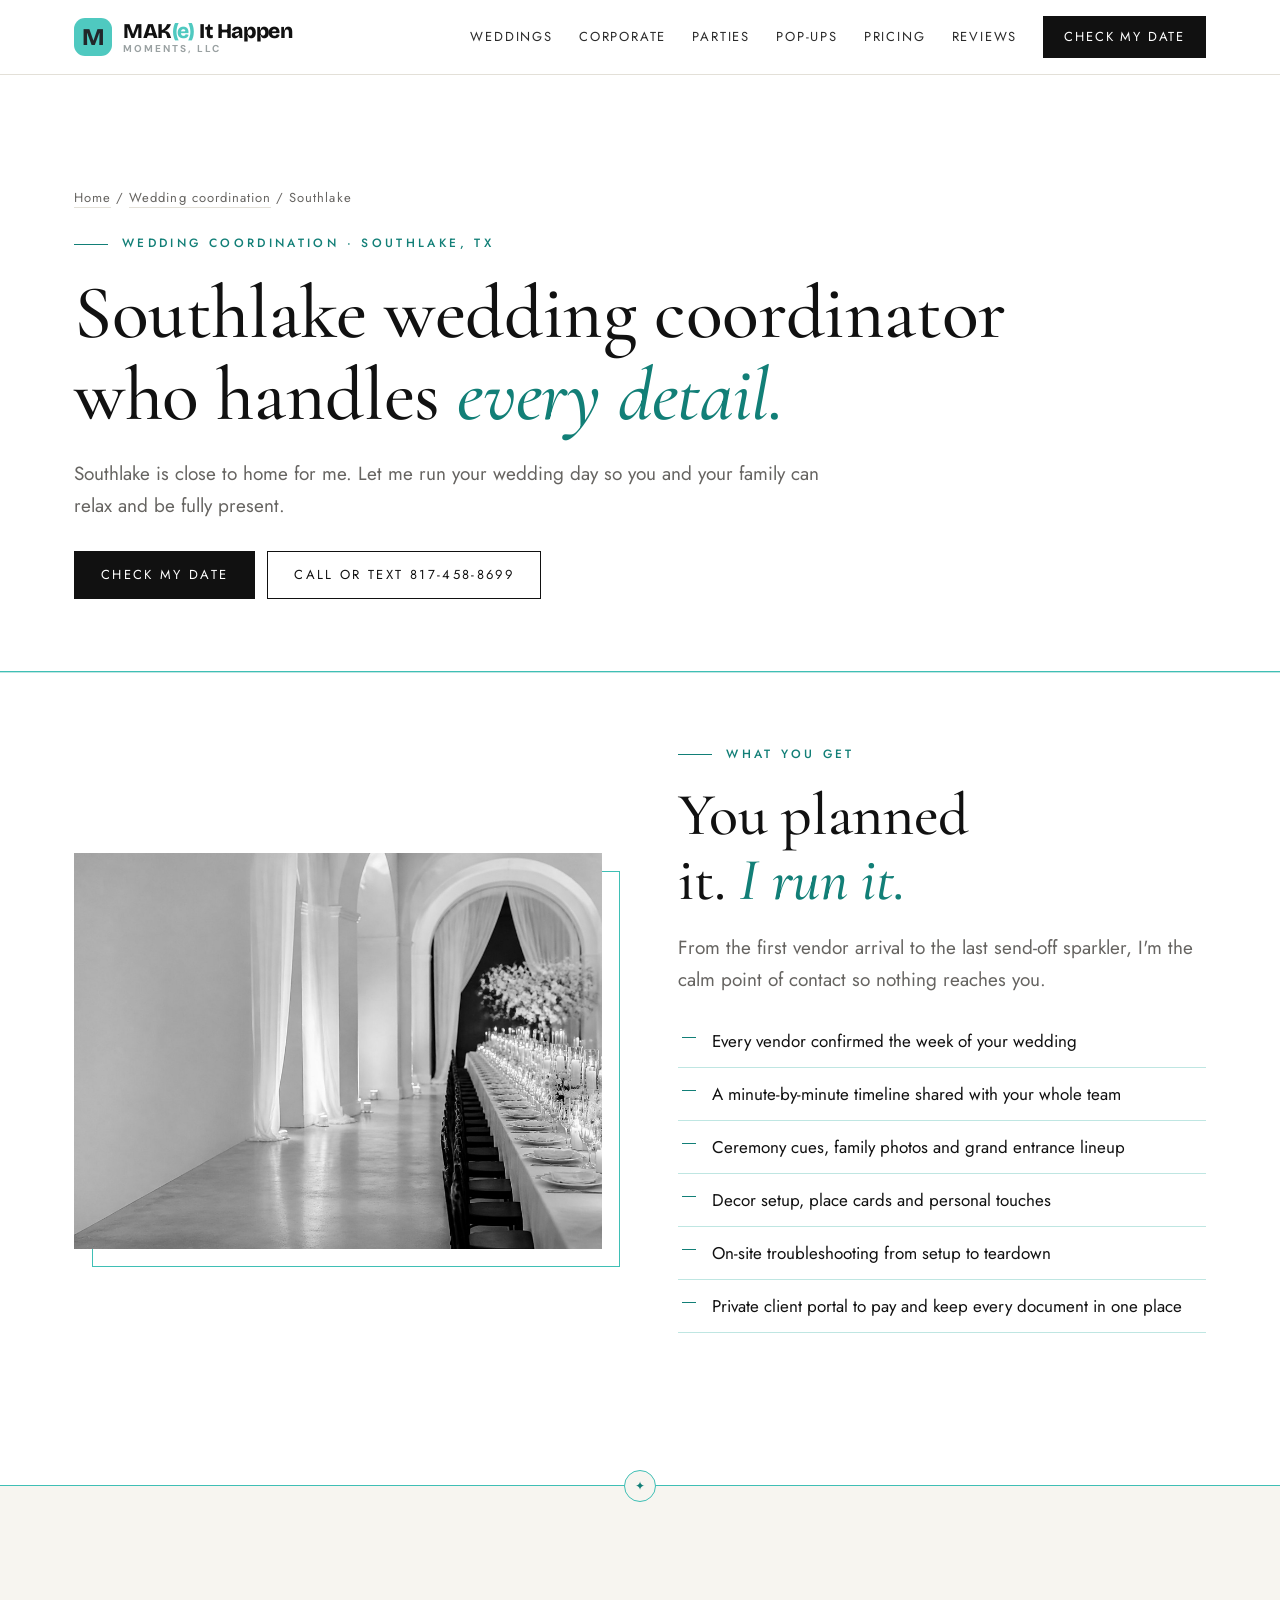
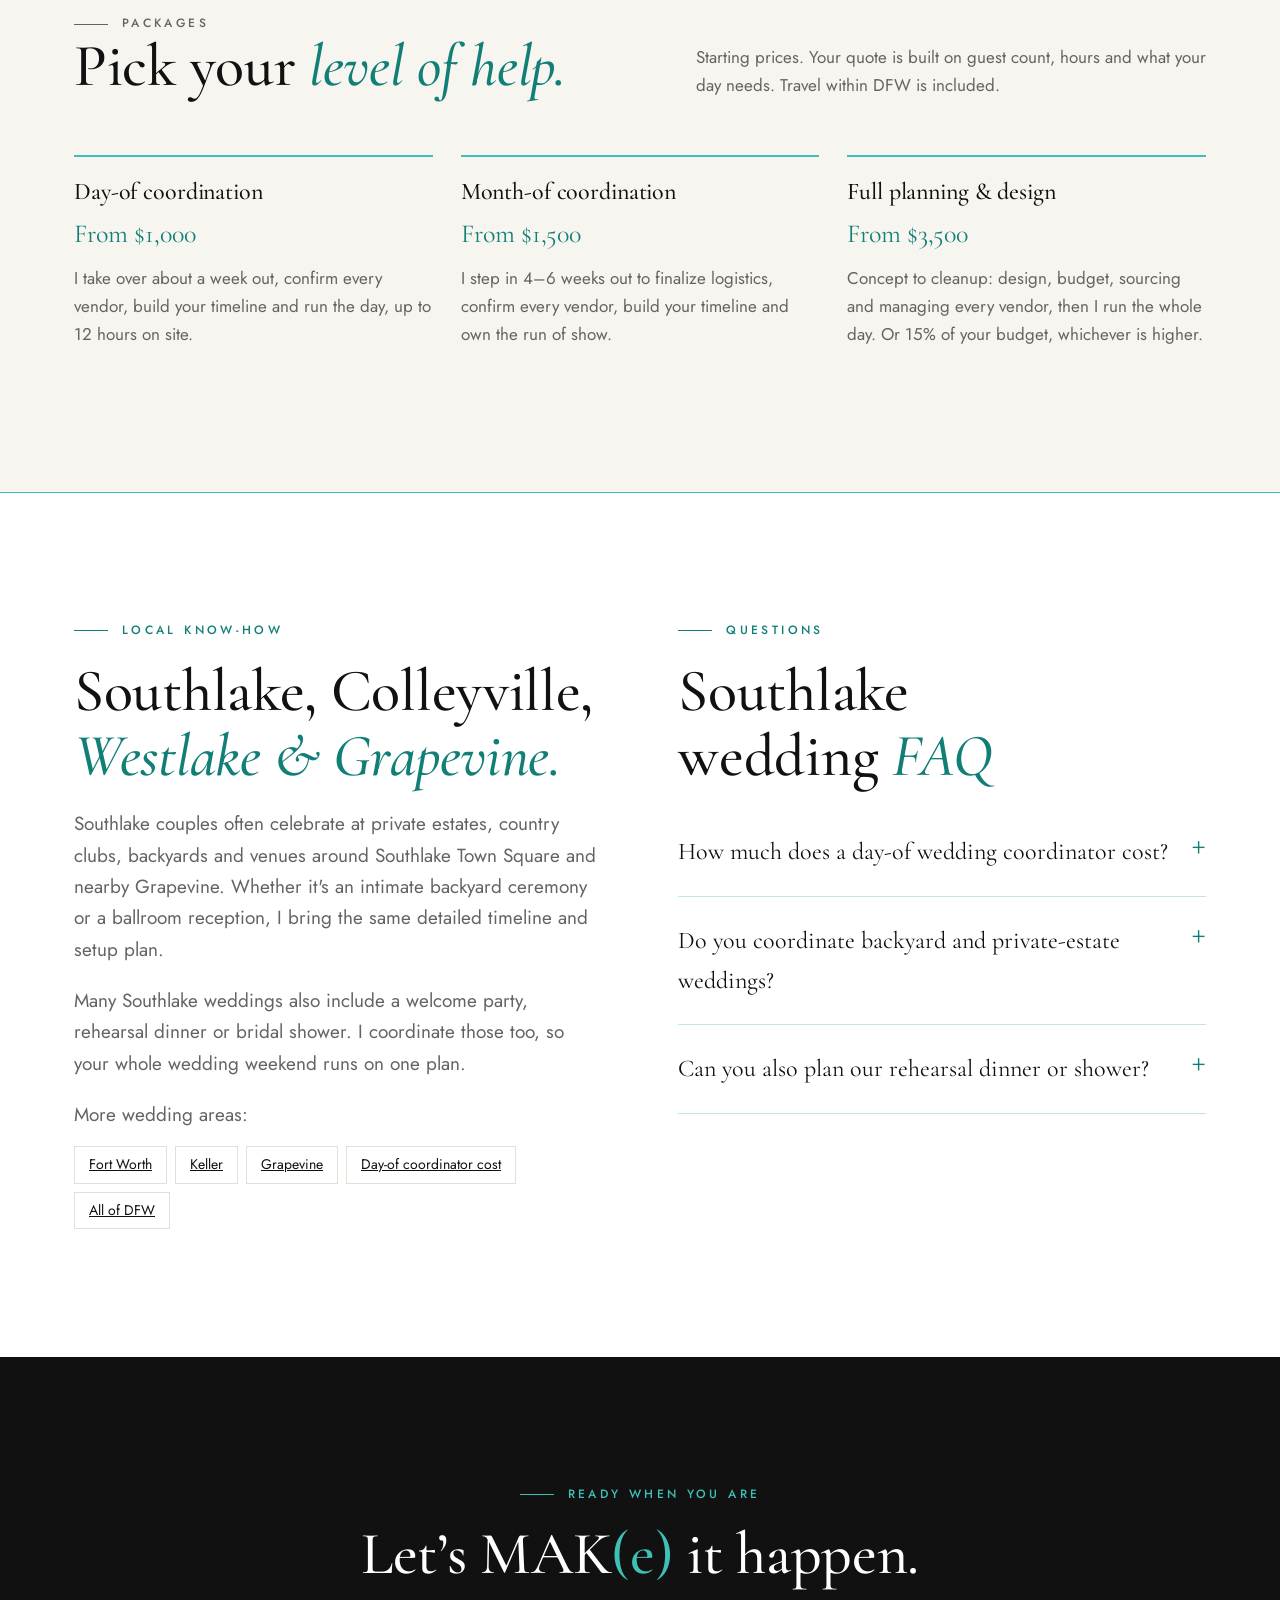
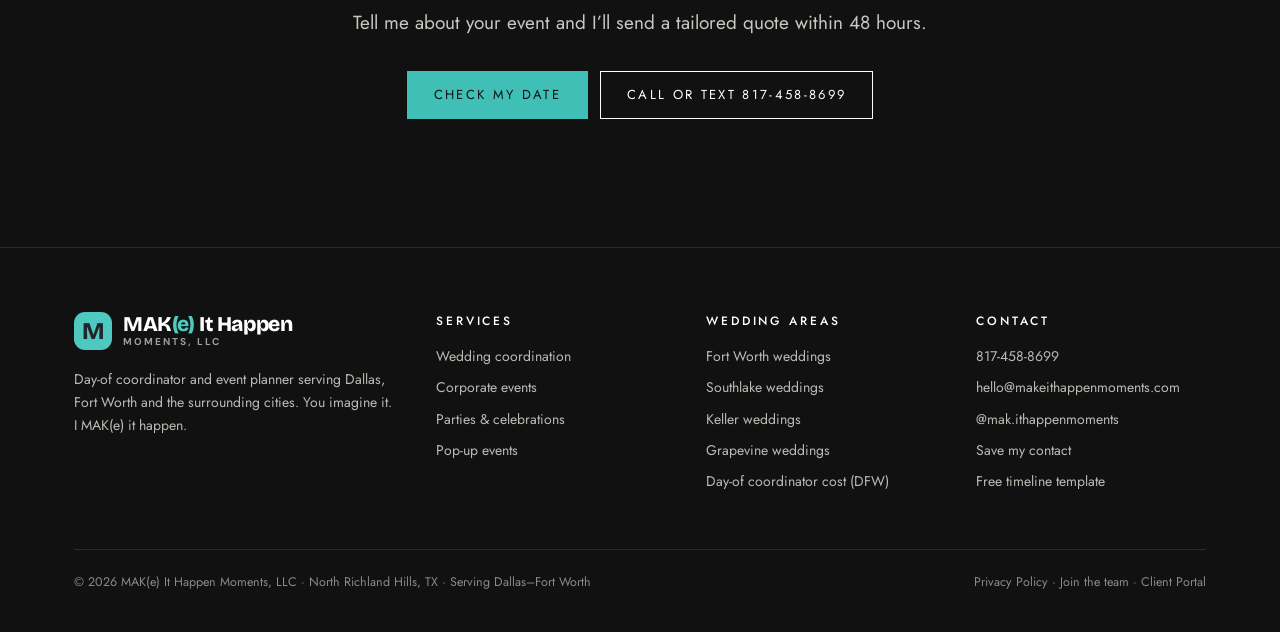
<file: southlake-wedding-coordinator.html>
<!doctype html>
<html lang="en">
<head>
<meta charset="utf-8">
<meta name="viewport" content="width=device-width, initial-scale=1">
<script>/* Old GitHub address: move visitors to makeithappenmoments.com once that domain answers. */if(location.hostname==="mkahan17.github.io"){var t=location.pathname.replace(/^\/Mak-e-It-Happen-Events-LLC/,"")+location.search+location.hash;fetch("https://makeithappenmoments.com/favicon.png",{mode:"no-cors",cache:"no-store"}).then(function(){location.replace("https://makeithappenmoments.com"+t)}).catch(function(){})}</script>
<title>Southlake Wedding Coordinator | Day-of Coordination | MAK(e) It Happen Moments</title>
<meta name="description" content="Day-of wedding coordinator serving Southlake, TX and nearby Colleyville, Westlake and Grapevine. Timeline, vendors, setup and teardown handled. From $1,000.">
<link rel="canonical" href="https://makeithappenmoments.com/southlake-wedding-coordinator">
<meta property="og:type" content="website">
<meta property="og:site_name" content="MAK(e) It Happen Moments">
<meta property="og:title" content="Southlake Wedding Coordinator | Day-of Coordination | MAK(e) It Happen Moments">
<meta property="og:description" content="Day-of wedding coordinator serving Southlake, TX and nearby Colleyville, Westlake and Grapevine. Timeline, vendors, setup and teardown handled. From $1,000.">
<meta property="og:url" content="https://makeithappenmoments.com/southlake-wedding-coordinator">
<meta property="og:image" content="https://makeithappenmoments.com/og-image.jpg">
<meta name="twitter:card" content="summary_large_image">
<meta name="theme-color" content="#111111">
<link rel="icon" type="image/png" href="favicon.png">
<link rel="apple-touch-icon" href="apple-touch-icon.png">
<link rel="preconnect" href="https://fonts.googleapis.com">
<link rel="preconnect" href="https://fonts.gstatic.com" crossorigin>
<link rel="stylesheet" href="https://fonts.googleapis.com/css2?family=Bricolage+Grotesque:opsz,wght@12..96,800&family=Cormorant+Garamond:ital,wght@0,500;0,600;1,500&family=DM+Sans:wght@700&family=Jost:wght@300;400;500&display=swap">
<link rel="stylesheet" href="styles.css">
<script type="application/ld+json">{"@context": "https://schema.org", "@type": ["LocalBusiness", "ProfessionalService"], "@id": "https://makeithappenmoments.com/#business", "name": "MAK(e) It Happen Moments, LLC", "alternateName": "MAK(e) It Happen Moments", "description": "Day-of coordinator and event planner in Dallas–Fort Worth for weddings, corporate events, parties and pop-up events.", "url": "https://makeithappenmoments.com/", "image": "https://makeithappenmoments.com/og-image.jpg", "logo": "https://makeithappenmoments.com/apple-touch-icon.png", "telephone": "+1-817-458-8699", "email": "hello@makeithappenmoments.com", "priceRange": "$550+", "address": {"@type": "PostalAddress", "addressLocality": "North Richland Hills", "addressRegion": "TX", "addressCountry": "US"}, "areaServed": [{"@type": "City", "name": "Dallas, TX"}, {"@type": "City", "name": "Fort Worth, TX"}, {"@type": "City", "name": "North Richland Hills, TX"}, {"@type": "City", "name": "Keller, TX"}, {"@type": "City", "name": "Southlake, TX"}, {"@type": "City", "name": "Grapevine, TX"}, {"@type": "City", "name": "Colleyville, TX"}, {"@type": "City", "name": "Westlake, TX"}, {"@type": "City", "name": "Trophy Club, TX"}, {"@type": "City", "name": "Roanoke, TX"}, {"@type": "City", "name": "Flower Mound, TX"}, {"@type": "City", "name": "Arlington, TX"}, {"@type": "City", "name": "Plano, TX"}, {"@type": "City", "name": "Frisco, TX"}, {"@type": "City", "name": "McKinney, TX"}, {"@type": "City", "name": "Denton, TX"}, {"@type": "City", "name": "Irving, TX"}], "founder": {"@type": "Person", "name": "Makenzie Kahan"}, "sameAs": ["https://instagram.com/mak.ithappenmoments"], "knowsAbout": ["Day-of coordination", "Wedding coordination", "Corporate event planning", "Party planning", "Pop-up events"]}</script><script type="application/ld+json">{"@context": "https://schema.org", "@type": "Service", "name": "Southlake wedding coordination", "description": "Day-of wedding coordinator serving Southlake, TX and nearby Colleyville, Westlake and Grapevine. Timeline, vendors, setup and teardown handled. From $1,000.", "serviceType": "Wedding coordination", "provider": {"@id": "https://makeithappenmoments.com/#business"}, "areaServed": "Southlake, TX", "url": "https://makeithappenmoments.com/southlake-wedding-coordinator", "offers": {"@type": "Offer", "price": 1000, "priceCurrency": "USD", "description": "Starting price"}}</script><script type="application/ld+json">{"@context": "https://schema.org", "@type": "BreadcrumbList", "itemListElement": [{"@type": "ListItem", "position": 1, "name": "Home", "item": "https://makeithappenmoments.com/"}, {"@type": "ListItem", "position": 2, "name": "Wedding coordination", "item": "https://makeithappenmoments.com/weddings"}, {"@type": "ListItem", "position": 3, "name": "Southlake", "item": "https://makeithappenmoments.com/southlake-wedding-coordinator"}]}</script><script type="application/ld+json">{"@context": "https://schema.org", "@type": "FAQPage", "mainEntity": [{"@type": "Question", "name": "How much does a day-of wedding coordinator cost?", "acceptedAnswer": {"@type": "Answer", "text": "Day-of coordination starts at $1,000 and includes up to 12 hours on site, your minute-by-minute timeline and vendor confirmations. Extra hours are $75, rehearsal management is $250 and a second coordinator is $250."}}, {"@type": "Question", "name": "Do you coordinate backyard and private-estate weddings?", "acceptedAnswer": {"@type": "Answer", "text": "Yes. Backyard weddings need extra planning for rentals, power, parking and restrooms, and I build all of that into your timeline and vendor schedule."}}, {"@type": "Question", "name": "Can you also plan our rehearsal dinner or shower?", "acceptedAnswer": {"@type": "Answer", "text": "Yes. I plan showers, engagement parties and rehearsal dinners across DFW, and rehearsal management on your wedding weekend is $250."}}]}</script>
</head>
<body>
<header class="top"><div class="wrap">
  <a class="logo" href="/" aria-label="MAK(e) It Happen Moments home"><span class="logo-m">M</span><span class="logo-txt"><b>MAK<span class="e">(e)</span> It Happen</b><small>MOMENTS, LLC</small></span></a>
  <button class="menu-btn" aria-label="Menu" aria-expanded="false" aria-controls="nav"><span></span><span></span></button>
  <nav class="nav" id="nav" aria-label="Main"><a href="/weddings">Weddings</a><a href="/corporate-events">Corporate</a><a href="/parties">Parties</a><a href="/pop-up-events">Pop-ups</a><a href="/#pricing">Pricing</a><a href="/#reviews">Reviews</a><a class="btn" href="/#inquire">Check my date</a></nav>
</div></header>
<main>
<section class="sub-hero"><div class="wrap"><p class="crumbs"><a href="/">Home</a> / <a href="/weddings">Wedding coordination</a> / Southlake</p>
  <p class="eyebrow">Wedding coordination · Southlake, TX</p><h1>Southlake wedding coordinator who handles <em>every detail.</em></h1><p class="lead">Southlake is close to home for me. Let me run your wedding day so you and your family can relax and be fully present.</p>
  <div class="cta-row" style="margin-top:30px"><a class="btn" href="/#inquire">Check my date</a><a class="btn ghost on-light" href="tel:+18174588699">Call or text 817-458-8699</a></div>
</div></section>
<section style="padding-top:clamp(48px,6vw,72px)"><div class="wrap split">
  <div class="frame"><img src="img/hero-b.jpg" alt="Candlelit reception table under white arches" loading="lazy" style="aspect-ratio:4/3"></div>
  <div><p class="eyebrow">What you get</p><h2>You planned it. <em>I run it.</em></h2><p class="lead" style="margin:20px 0">From the first vendor arrival to the last send-off sparkler, I'm the calm point of contact so nothing reaches you.</p>
  <ul class="checks"><li>Every vendor confirmed the week of your wedding</li><li>A minute-by-minute timeline shared with your whole team</li><li>Ceremony cues, family photos and grand entrance lineup</li><li>Decor setup, place cards and personal touches</li><li>On-site troubleshooting from setup to teardown</li><li>Private client portal to pay and keep every document in one place</li></ul></div>
</div></section>
<section class="ivory"><div class="wrap"><div class="head"><div><p class="eyebrow">Packages</p><h2>Pick your <em>level of help.</em></h2></div>
  <p>Starting prices. Your quote is built on guest count, hours and what your day needs. Travel within DFW is included.</p></div><div class="cards3"><article><h3>Day-of coordination</h3><div class="amt">From $1,000</div><p>I take over about a week out, confirm every vendor, build your timeline and run the day, up to 12 hours on site.</p></article><article><h3>Month-of coordination</h3><div class="amt">From $1,500</div><p>I step in 4–6 weeks out to finalize logistics, confirm every vendor, build your timeline and own the run of show.</p></article><article><h3>Full planning &amp; design</h3><div class="amt">From $3,500</div><p>Concept to cleanup: design, budget, sourcing and managing every vendor, then I run the whole day. Or 15% of your budget, whichever is higher.</p></article></div></div></section>
<section><div class="wrap split" style="align-items:start"><div><p class="eyebrow">Local know-how</p><h2>Southlake, Colleyville, <em>Westlake &amp; Grapevine.</em></h2><p class="lead" style="margin-top:20px">Southlake couples often celebrate at private estates, country clubs, backyards and venues around Southlake Town Square and nearby Grapevine. Whether it's an intimate backyard ceremony or a ballroom reception, I bring the same detailed timeline and setup plan.</p><p class="lead" style="margin-top:20px">Many Southlake weddings also include a welcome party, rehearsal dinner or bridal shower. I coordinate those too, so your whole wedding weekend runs on one plan.</p>
  <p class="lead" style="margin-top:20px">More wedding areas:</p><ul class="areas"><li><a href="/fort-worth-wedding-coordinator">Fort Worth</a></li><li><a href="/keller-wedding-coordinator">Keller</a></li><li><a href="/grapevine-wedding-coordinator">Grapevine</a></li><li><a href="/day-of-coordinator-cost-dfw">Day-of coordinator cost</a></li><li><a href="/weddings">All of DFW</a></li></ul></div>
  <div><p class="eyebrow">Questions</p><h2 style="margin-bottom:20px">Southlake wedding <em>FAQ</em></h2><div class="faq"><details><summary>How much does a day-of wedding coordinator cost?</summary><p>Day-of coordination starts at $1,000 and includes up to 12 hours on site, your minute-by-minute timeline and vendor confirmations. Extra hours are $75, rehearsal management is $250 and a second coordinator is $250.</p></details><details><summary>Do you coordinate backyard and private-estate weddings?</summary><p>Yes. Backyard weddings need extra planning for rentals, power, parking and restrooms, and I build all of that into your timeline and vendor schedule.</p></details><details><summary>Can you also plan our rehearsal dinner or shower?</summary><p>Yes. I plan showers, engagement parties and rehearsal dinners across DFW, and rehearsal management on your wedding weekend is $250.</p></details></div></div></div></section>
<section class="dark"><div class="wrap" style="text-align:center">
  <p class="eyebrow" style="justify-content:center">Ready when you are</p>
  <h2>Let&rsquo;s MAK<span class="e">(e)</span> it happen.</h2><p class="lead" style="margin:20px auto 32px">Tell me about your event and I&rsquo;ll send a tailored quote within 48 hours.</p>
  <div class="cta-row" style="justify-content:center"><a class="btn tq" href="/#inquire">Check my date</a><a class="btn ghost" href="tel:+18174588699">Call or text 817-458-8699</a></div>
</div></section>
</main>
<footer class="foot"><div class="wrap">
  <div class="cols">
    <div><a class="logo" href="/" aria-label="MAK(e) It Happen Moments home"><span class="logo-m">M</span><span class="logo-txt"><b>MAK<span class="e">(e)</span> It Happen</b><small>MOMENTS, LLC</small></span></a>
      <p style="margin-top:18px;max-width:26em">Day-of coordinator and event planner serving Dallas, Fort Worth and the surrounding cities. You imagine it. I MAK(e) it happen.</p></div>
    <div><h4>Services</h4><ul>
      <li><a href="/weddings">Wedding coordination</a></li><li><a href="/corporate-events">Corporate events</a></li>
      <li><a href="/parties">Parties &amp; celebrations</a></li><li><a href="/pop-up-events">Pop-up events</a></li></ul></div>
    <div><h4>Wedding areas</h4><ul>
      <li><a href="/fort-worth-wedding-coordinator">Fort Worth weddings</a></li><li><a href="/southlake-wedding-coordinator">Southlake weddings</a></li><li><a href="/keller-wedding-coordinator">Keller weddings</a></li><li><a href="/grapevine-wedding-coordinator">Grapevine weddings</a></li><li><a href="/day-of-coordinator-cost-dfw">Day-of coordinator cost (DFW)</a></li></ul></div>
    <div><h4>Contact</h4><ul>
      <li><a href="tel:+18174588699">817-458-8699</a></li><li><a href="mailto:hello@makeithappenmoments.com">hello@makeithappenmoments.com</a></li>
      <li><a href="https://instagram.com/mak.ithappenmoments" rel="noopener">@mak.ithappenmoments</a></li><li><a href="mak.vcf">Save my contact</a></li><li><a href="/#free-timeline">Free timeline template</a></li></ul></div>
  </div>
  <div class="legal"><span>© 2026 MAK(e) It Happen Moments, LLC · North Richland Hills, TX · Serving Dallas–Fort Worth</span>
    <span><a href="privacy-policy.pdf">Privacy Policy</a> · <a href="/join">Join the team</a> · <a href="portal/">Client Portal</a></span></div>
</div></footer>
<script src="site.js" defer></script>
</body>
</html>
</file>
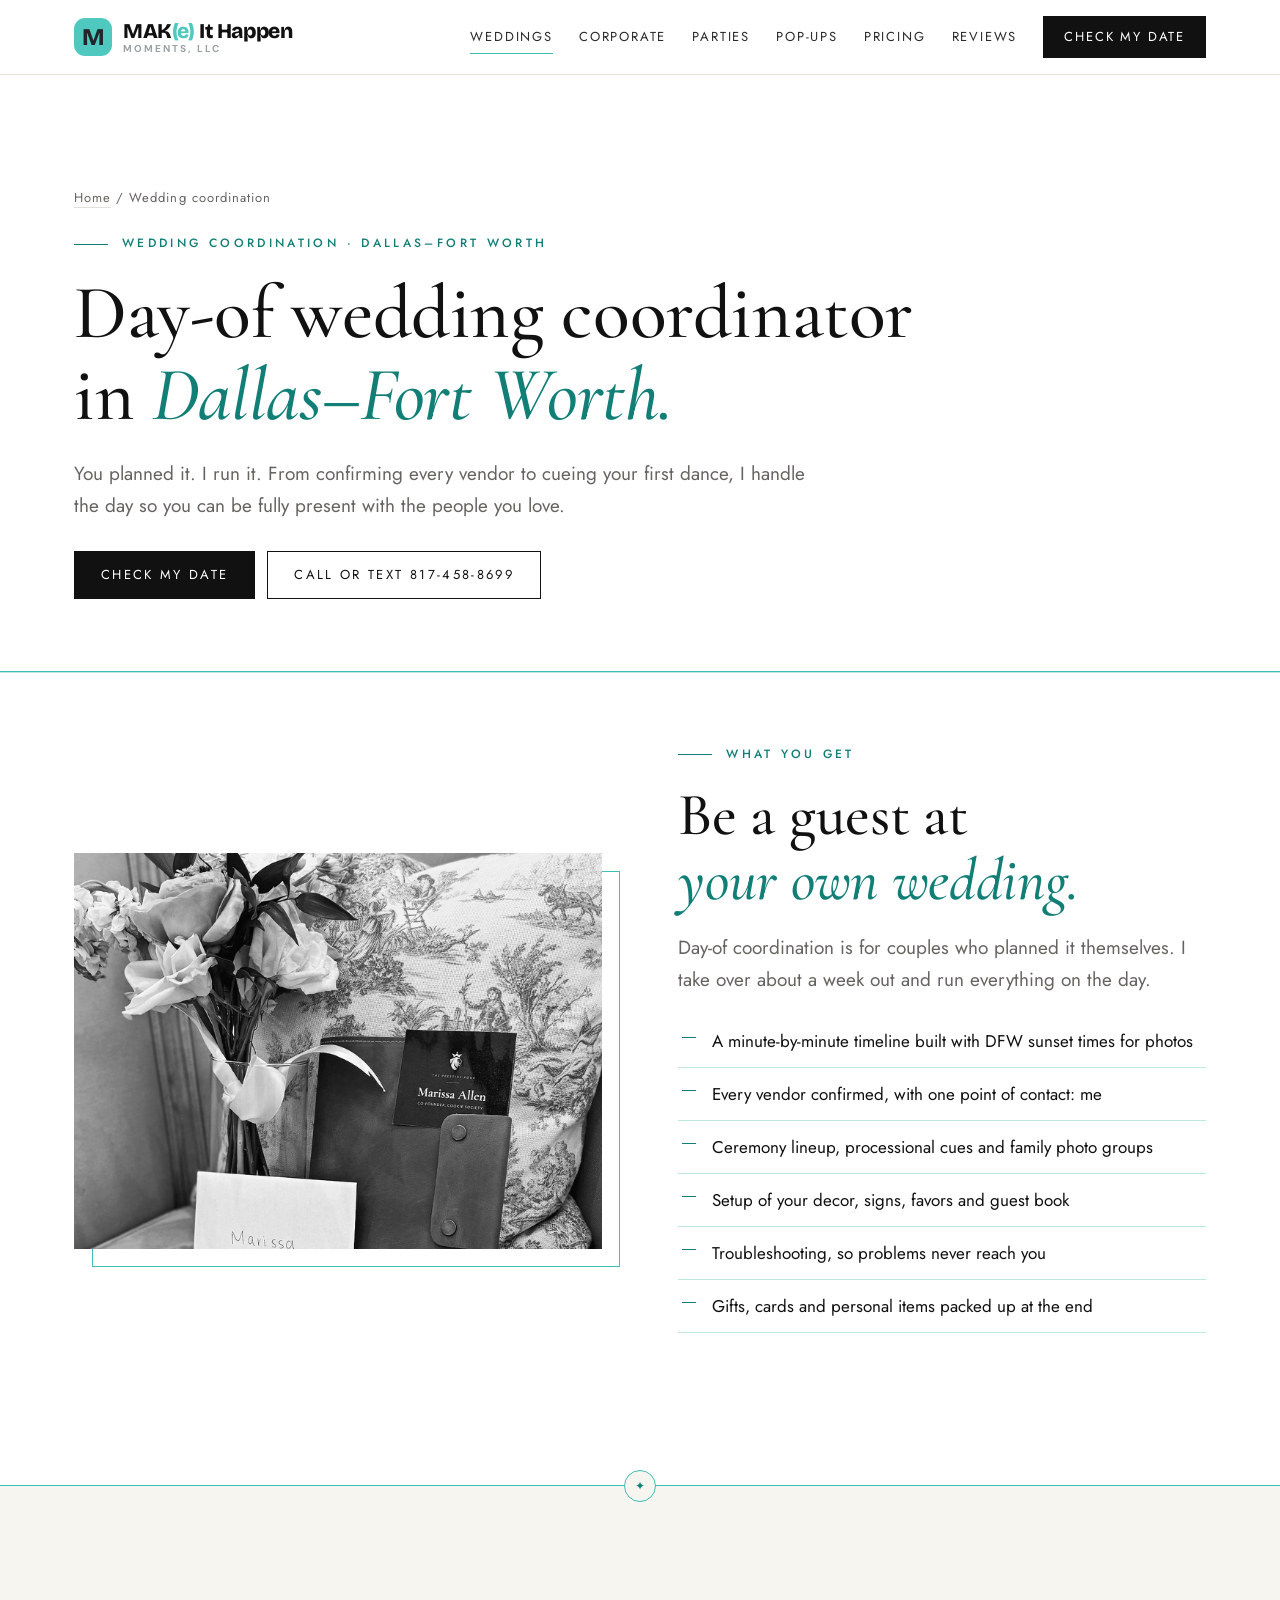
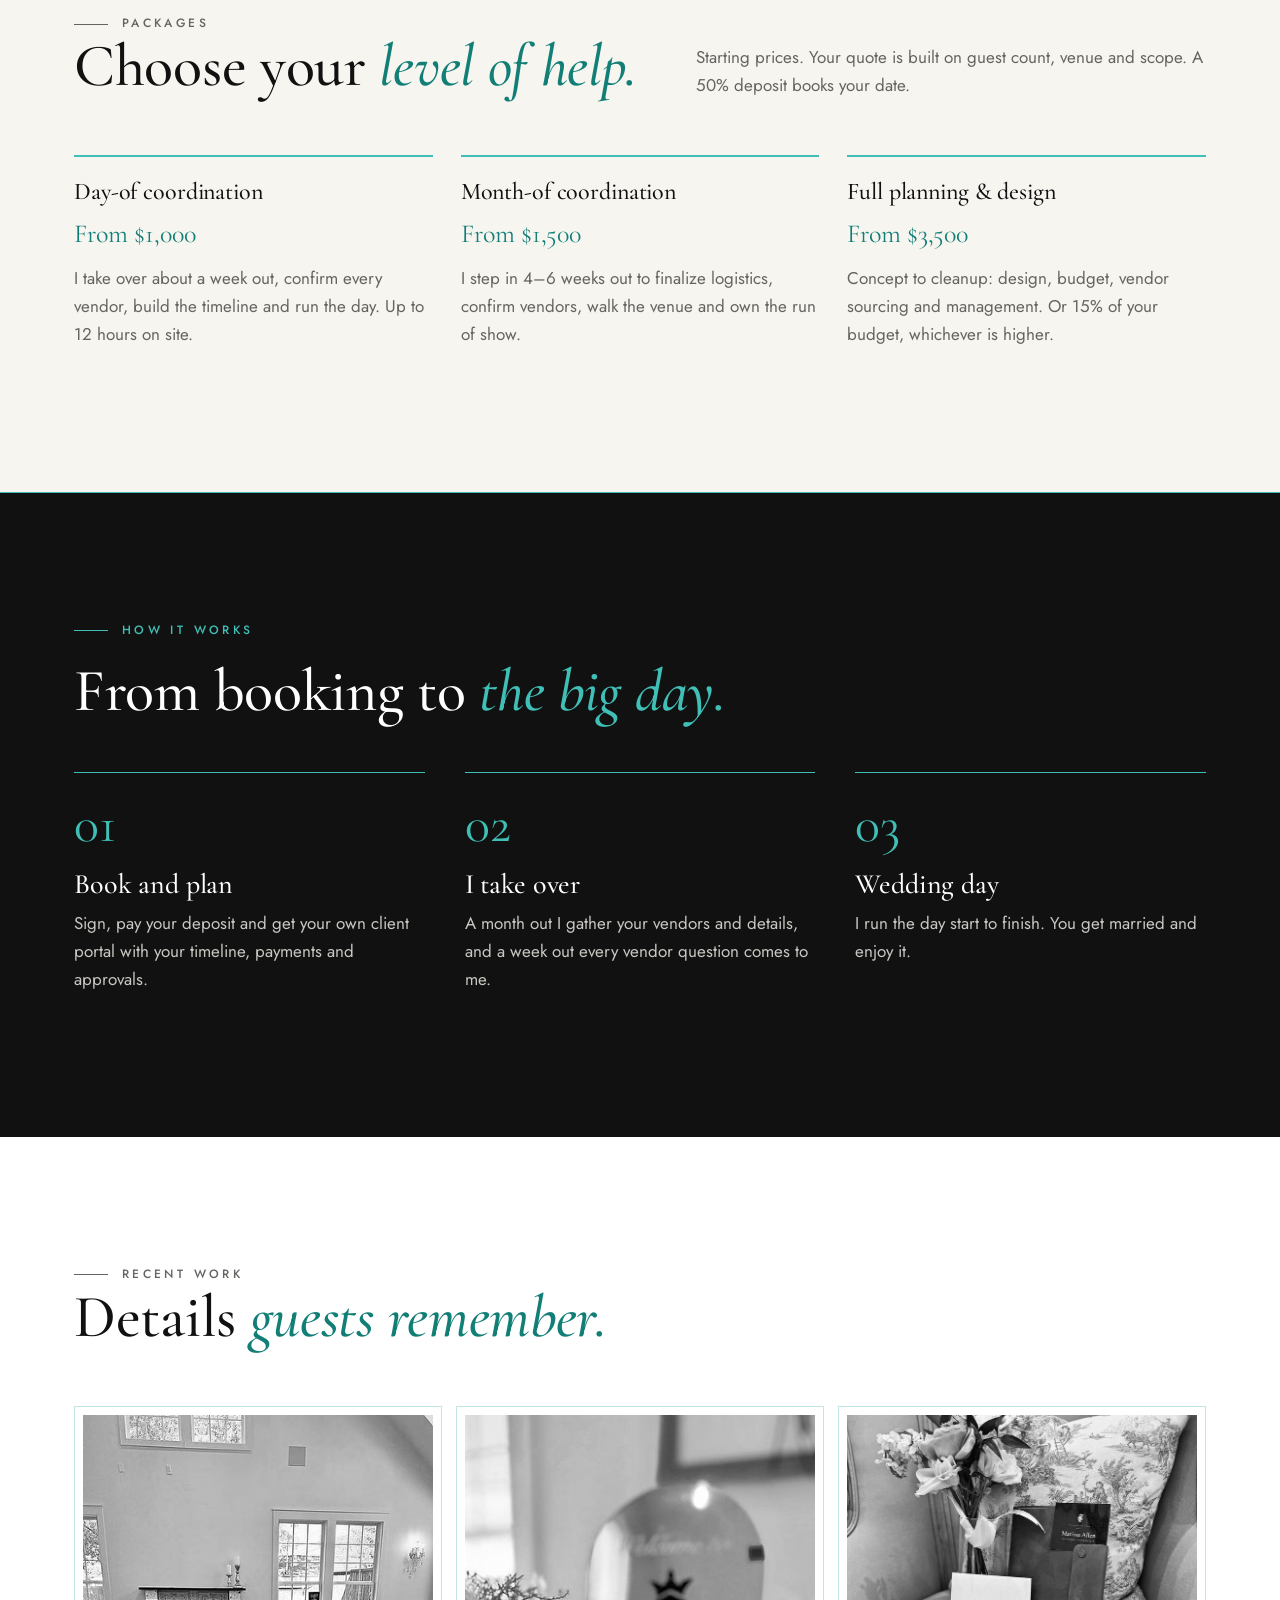
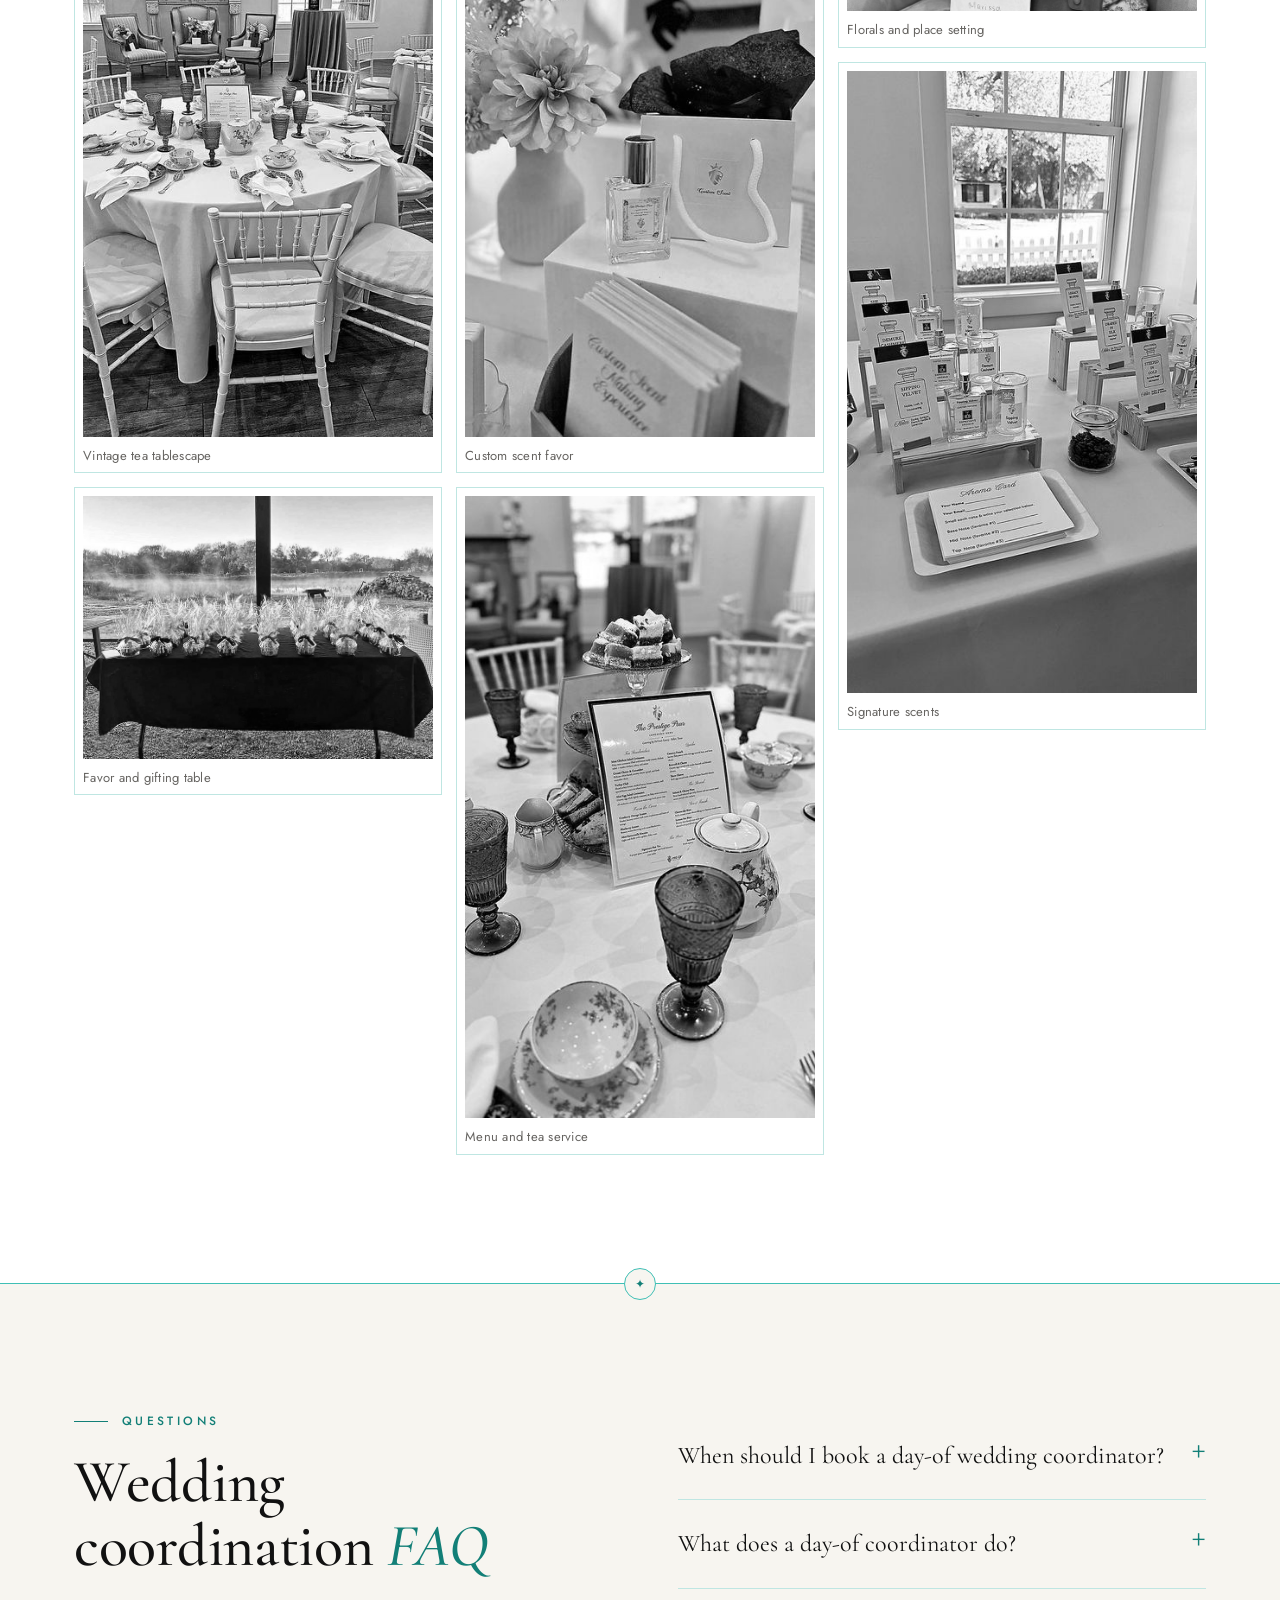
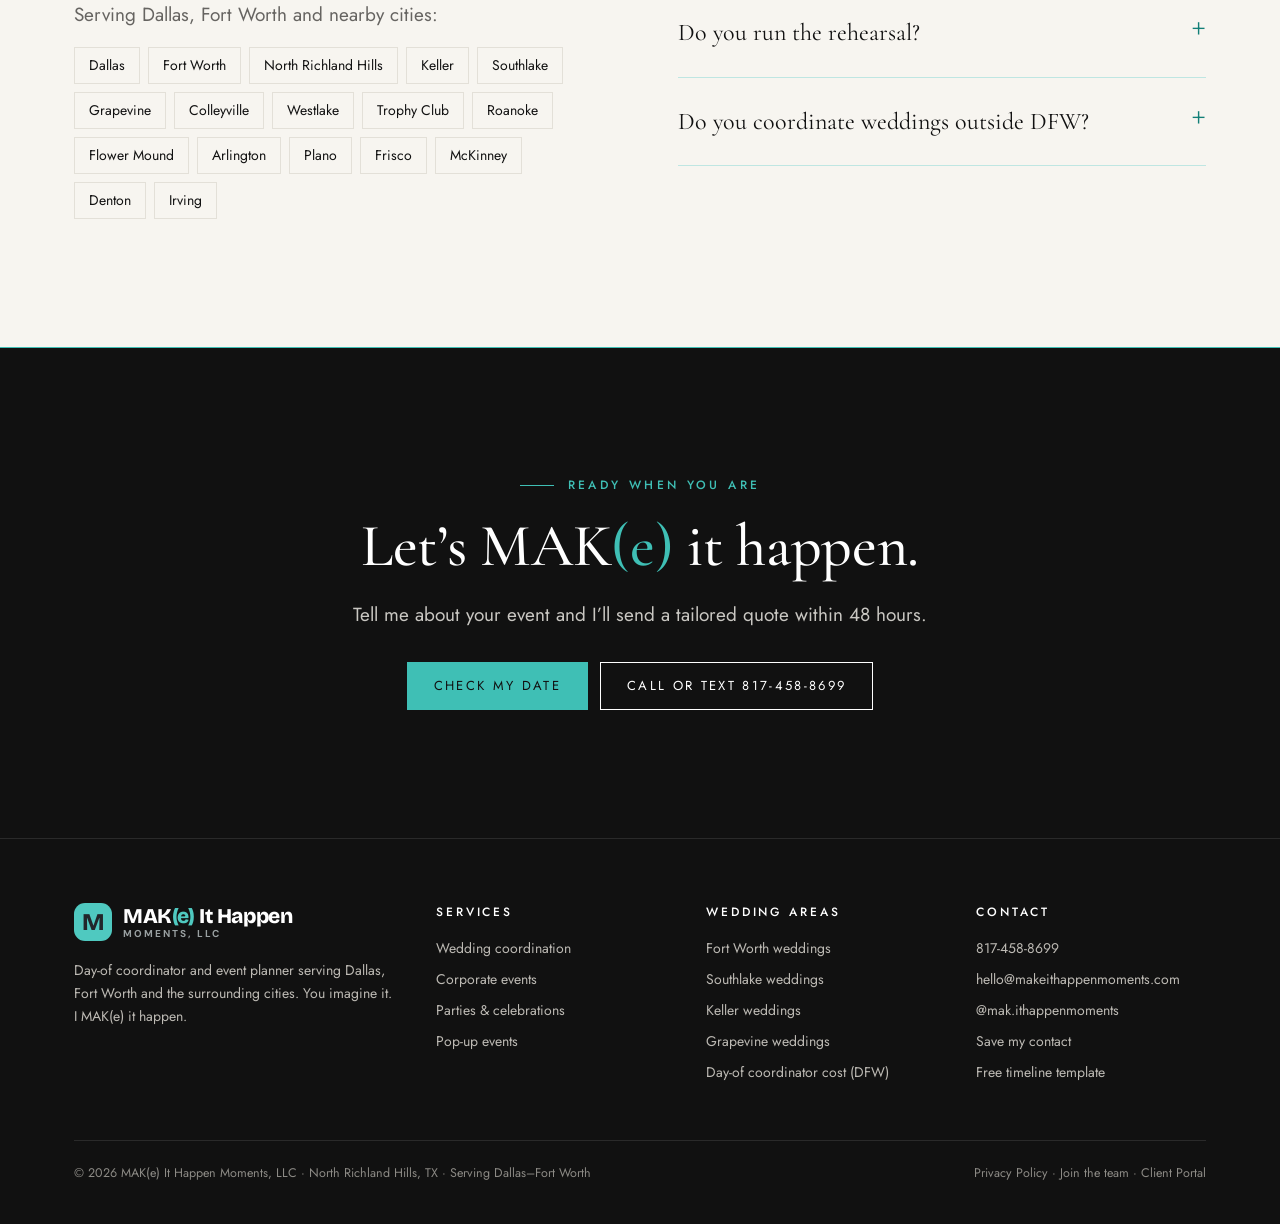
<file: weddings.html>
<!doctype html>
<html lang="en">
<head>
<meta charset="utf-8">
<meta name="viewport" content="width=device-width, initial-scale=1">
<script>/* Old GitHub address: move visitors to makeithappenmoments.com once that domain answers. */if(location.hostname==="mkahan17.github.io"){var t=location.pathname.replace(/^\/Mak-e-It-Happen-Events-LLC/,"")+location.search+location.hash;fetch("https://makeithappenmoments.com/favicon.png",{mode:"no-cors",cache:"no-store"}).then(function(){location.replace("https://makeithappenmoments.com"+t)}).catch(function(){})}</script>
<title>Day-of Wedding Coordinator in Dallas–Fort Worth | MAK(e) It Happen Moments</title>
<meta name="description" content="Day-of and month-of wedding coordinator and wedding planner in Dallas–Fort Worth. I run your wedding day so you can be fully present. From $1,000.">
<link rel="canonical" href="https://makeithappenmoments.com/weddings">
<meta property="og:type" content="website">
<meta property="og:site_name" content="MAK(e) It Happen Moments">
<meta property="og:title" content="Day-of Wedding Coordinator in Dallas–Fort Worth | MAK(e) It Happen Moments">
<meta property="og:description" content="Day-of and month-of wedding coordinator and wedding planner in Dallas–Fort Worth. I run your wedding day so you can be fully present. From $1,000.">
<meta property="og:url" content="https://makeithappenmoments.com/weddings">
<meta property="og:image" content="https://makeithappenmoments.com/og-image.jpg">
<meta name="twitter:card" content="summary_large_image">
<meta name="theme-color" content="#111111">
<link rel="icon" type="image/png" href="favicon.png">
<link rel="apple-touch-icon" href="apple-touch-icon.png">
<link rel="preconnect" href="https://fonts.googleapis.com">
<link rel="preconnect" href="https://fonts.gstatic.com" crossorigin>
<link rel="stylesheet" href="https://fonts.googleapis.com/css2?family=Bricolage+Grotesque:opsz,wght@12..96,800&family=Cormorant+Garamond:ital,wght@0,500;0,600;1,500&family=DM+Sans:wght@700&family=Jost:wght@300;400;500&display=swap">
<link rel="stylesheet" href="styles.css">
<script type="application/ld+json">{"@context": "https://schema.org", "@type": ["LocalBusiness", "ProfessionalService"], "@id": "https://makeithappenmoments.com/#business", "name": "MAK(e) It Happen Moments, LLC", "alternateName": "MAK(e) It Happen Moments", "description": "Day-of coordinator and event planner in Dallas–Fort Worth for weddings, corporate events, parties and pop-up events.", "url": "https://makeithappenmoments.com/", "image": "https://makeithappenmoments.com/og-image.jpg", "logo": "https://makeithappenmoments.com/apple-touch-icon.png", "telephone": "+1-817-458-8699", "email": "hello@makeithappenmoments.com", "priceRange": "$550+", "address": {"@type": "PostalAddress", "addressLocality": "North Richland Hills", "addressRegion": "TX", "addressCountry": "US"}, "areaServed": [{"@type": "City", "name": "Dallas, TX"}, {"@type": "City", "name": "Fort Worth, TX"}, {"@type": "City", "name": "North Richland Hills, TX"}, {"@type": "City", "name": "Keller, TX"}, {"@type": "City", "name": "Southlake, TX"}, {"@type": "City", "name": "Grapevine, TX"}, {"@type": "City", "name": "Colleyville, TX"}, {"@type": "City", "name": "Westlake, TX"}, {"@type": "City", "name": "Trophy Club, TX"}, {"@type": "City", "name": "Roanoke, TX"}, {"@type": "City", "name": "Flower Mound, TX"}, {"@type": "City", "name": "Arlington, TX"}, {"@type": "City", "name": "Plano, TX"}, {"@type": "City", "name": "Frisco, TX"}, {"@type": "City", "name": "McKinney, TX"}, {"@type": "City", "name": "Denton, TX"}, {"@type": "City", "name": "Irving, TX"}], "founder": {"@type": "Person", "name": "Makenzie Kahan"}, "sameAs": ["https://instagram.com/mak.ithappenmoments"], "knowsAbout": ["Day-of coordination", "Wedding coordination", "Corporate event planning", "Party planning", "Pop-up events"]}</script><script type="application/ld+json">{"@context": "https://schema.org", "@type": "Service", "name": "Wedding coordination", "description": "Day-of and month-of wedding coordinator and wedding planner in Dallas–Fort Worth. I run your wedding day so you can be fully present. From $1,000.", "serviceType": "Wedding coordination", "provider": {"@id": "https://makeithappenmoments.com/#business"}, "areaServed": "Dallas–Fort Worth, TX", "url": "https://makeithappenmoments.com/weddings", "offers": {"@type": "Offer", "price": 1000, "priceCurrency": "USD", "description": "Starting price"}}</script><script type="application/ld+json">{"@context": "https://schema.org", "@type": "BreadcrumbList", "itemListElement": [{"@type": "ListItem", "position": 1, "name": "Home", "item": "https://makeithappenmoments.com/"}, {"@type": "ListItem", "position": 2, "name": "Wedding coordination", "item": "https://makeithappenmoments.com/weddings"}]}</script><script type="application/ld+json">{"@context": "https://schema.org", "@type": "FAQPage", "mainEntity": [{"@type": "Question", "name": "When should I book a day-of wedding coordinator?", "acceptedAnswer": {"@type": "Answer", "text": "Book 3 to 9 months before your wedding. Popular spring and fall Saturdays in DFW fill up early. Under 30 days adds a 15% rush fee."}}, {"@type": "Question", "name": "What does a day-of coordinator do?", "acceptedAnswer": {"@type": "Answer", "text": "I build your timeline, confirm every vendor, run the ceremony lineup and reception cues, set up your decor and handle anything that goes wrong, so you don't have to."}}, {"@type": "Question", "name": "Do you run the rehearsal?", "acceptedAnswer": {"@type": "Answer", "text": "Yes, rehearsal management is a $250 add-on. I run the processional, hand out the order and collect personal items the night before."}}, {"@type": "Question", "name": "Do you coordinate weddings outside DFW?", "acceptedAnswer": {"@type": "Answer", "text": "Travel anywhere in Dallas–Fort Worth is included. Weddings more than 60 miles out add a travel fee."}}]}</script>
</head>
<body>
<header class="top"><div class="wrap">
  <a class="logo" href="/" aria-label="MAK(e) It Happen Moments home"><span class="logo-m">M</span><span class="logo-txt"><b>MAK<span class="e">(e)</span> It Happen</b><small>MOMENTS, LLC</small></span></a>
  <button class="menu-btn" aria-label="Menu" aria-expanded="false" aria-controls="nav"><span></span><span></span></button>
  <nav class="nav" id="nav" aria-label="Main"><a href="/weddings" aria-current=page>Weddings</a><a href="/corporate-events">Corporate</a><a href="/parties">Parties</a><a href="/pop-up-events">Pop-ups</a><a href="/#pricing">Pricing</a><a href="/#reviews">Reviews</a><a class="btn" href="/#inquire">Check my date</a></nav>
</div></header>
<main>
<section class="sub-hero"><div class="wrap"><p class="crumbs"><a href="/">Home</a> / Wedding coordination</p>
  <p class="eyebrow">Wedding coordination · Dallas–Fort Worth</p><h1>Day-of wedding coordinator in <em>Dallas–Fort Worth.</em></h1><p class="lead">You planned it. I run it. From confirming every vendor to cueing your first dance, I handle the day so you can be fully present with the people you love.</p>
  <div class="cta-row" style="margin-top:30px"><a class="btn" href="/#inquire">Check my date</a><a class="btn ghost on-light" href="tel:+18174588699">Call or text 817-458-8699</a></div>
</div></section>
<section style="padding-top:clamp(48px,6vw,72px)"><div class="wrap split">
  <div class="frame"><img src="img/hero-07.jpg" alt="Wedding florals and personalized place setting" loading="lazy" style="aspect-ratio:4/3"></div>
  <div><p class="eyebrow">What you get</p><h2>Be a guest at <em>your own wedding.</em></h2><p class="lead" style="margin:20px 0">Day-of coordination is for couples who planned it themselves. I take over about a week out and run everything on the day.</p>
  <ul class="checks"><li>A minute-by-minute timeline built with DFW sunset times for photos</li><li>Every vendor confirmed, with one point of contact: me</li><li>Ceremony lineup, processional cues and family photo groups</li><li>Setup of your decor, signs, favors and guest book</li><li>Troubleshooting, so problems never reach you</li><li>Gifts, cards and personal items packed up at the end</li></ul></div>
</div></section>
<section class="ivory"><div class="wrap"><div class="head"><div><p class="eyebrow">Packages</p><h2>Choose your <em>level of help.</em></h2></div>
  <p>Starting prices. Your quote is built on guest count, venue and scope. A 50% deposit books your date.</p></div><div class="cards3"><article><h3>Day-of coordination</h3><div class="amt">From $1,000</div><p>I take over about a week out, confirm every vendor, build the timeline and run the day. Up to 12 hours on site.</p></article><article><h3>Month-of coordination</h3><div class="amt">From $1,500</div><p>I step in 4–6 weeks out to finalize logistics, confirm vendors, walk the venue and own the run of show.</p></article><article><h3>Full planning &amp; design</h3><div class="amt">From $3,500</div><p>Concept to cleanup: design, budget, vendor sourcing and management. Or 15% of your budget, whichever is higher.</p></article></div></div></section>
<section class="dark"><div class="wrap"><p class="eyebrow">How it works</p><h2 style="margin-bottom:48px">From booking to <em>the big day.</em></h2><ol class="steps"><li><h3>Book and plan</h3><p>Sign, pay your deposit and get your own client portal with your timeline, payments and approvals.</p></li><li><h3>I take over</h3><p>A month out I gather your vendors and details, and a week out every vendor question comes to me.</p></li><li><h3>Wedding day</h3><p>I run the day start to finish. You get married and enjoy it.</p></li></ol></div></section>
<section><div class="wrap"><div class="head"><div><p class="eyebrow">Recent work</p><h2>Details <em>guests remember.</em></h2></div></div><div class="gallery"><figure><img src="img/t/vintage-tea-tablescape.jpg" data-full="img/vintage-tea-tablescape.jpg" alt="Vintage tea tablescape" loading="lazy"><figcaption>Vintage tea tablescape</figcaption></figure><figure><img src="img/t/favor-and-gifting-table-styling.jpg" data-full="img/favor-and-gifting-table-styling.jpg" alt="Favor and gifting table" loading="lazy"><figcaption>Favor and gifting table</figcaption></figure><figure><img src="img/t/custom-scent-favor.jpg" data-full="img/custom-scent-favor.jpg" alt="Custom scent favor" loading="lazy"><figcaption>Custom scent favor</figcaption></figure><figure><img src="img/t/luncheon-menu-and-tea-service.jpg" data-full="img/luncheon-menu-and-tea-service.jpg" alt="Menu and tea service" loading="lazy"><figcaption>Menu and tea service</figcaption></figure><figure><img src="img/t/hero-07.jpg" data-full="img/hero-07.jpg" alt="Florals and place setting" loading="lazy"><figcaption>Florals and place setting</figcaption></figure><figure><img src="img/t/signature-scents-ready-to-sample.jpg" data-full="img/signature-scents-ready-to-sample.jpg" alt="Signature scents" loading="lazy"><figcaption>Signature scents</figcaption></figure></div></div></section>
<section class="ivory"><div class="wrap split" style="align-items:start"><div><p class="eyebrow">Questions</p><h2>Wedding coordination <em>FAQ</em></h2>
  <p class="lead" style="margin-top:20px">Serving Dallas, Fort Worth and nearby cities:</p><ul class="areas"><li>Dallas</li><li>Fort Worth</li><li>North Richland Hills</li><li>Keller</li><li>Southlake</li><li>Grapevine</li><li>Colleyville</li><li>Westlake</li><li>Trophy Club</li><li>Roanoke</li><li>Flower Mound</li><li>Arlington</li><li>Plano</li><li>Frisco</li><li>McKinney</li><li>Denton</li><li>Irving</li></ul></div><div class="faq"><details><summary>When should I book a day-of wedding coordinator?</summary><p>Book 3 to 9 months before your wedding. Popular spring and fall Saturdays in DFW fill up early. Under 30 days adds a 15% rush fee.</p></details><details><summary>What does a day-of coordinator do?</summary><p>I build your timeline, confirm every vendor, run the ceremony lineup and reception cues, set up your decor and handle anything that goes wrong, so you don&#x27;t have to.</p></details><details><summary>Do you run the rehearsal?</summary><p>Yes, rehearsal management is a $250 add-on. I run the processional, hand out the order and collect personal items the night before.</p></details><details><summary>Do you coordinate weddings outside DFW?</summary><p>Travel anywhere in Dallas–Fort Worth is included. Weddings more than 60 miles out add a travel fee.</p></details></div></div></section>
<section class="dark"><div class="wrap" style="text-align:center">
  <p class="eyebrow" style="justify-content:center">Ready when you are</p>
  <h2>Let&rsquo;s MAK<span class="e">(e)</span> it happen.</h2><p class="lead" style="margin:20px auto 32px">Tell me about your event and I&rsquo;ll send a tailored quote within 48 hours.</p>
  <div class="cta-row" style="justify-content:center"><a class="btn tq" href="/#inquire">Check my date</a><a class="btn ghost" href="tel:+18174588699">Call or text 817-458-8699</a></div>
</div></section>
</main>
<footer class="foot"><div class="wrap">
  <div class="cols">
    <div><a class="logo" href="/" aria-label="MAK(e) It Happen Moments home"><span class="logo-m">M</span><span class="logo-txt"><b>MAK<span class="e">(e)</span> It Happen</b><small>MOMENTS, LLC</small></span></a>
      <p style="margin-top:18px;max-width:26em">Day-of coordinator and event planner serving Dallas, Fort Worth and the surrounding cities. You imagine it. I MAK(e) it happen.</p></div>
    <div><h4>Services</h4><ul>
      <li><a href="/weddings">Wedding coordination</a></li><li><a href="/corporate-events">Corporate events</a></li>
      <li><a href="/parties">Parties &amp; celebrations</a></li><li><a href="/pop-up-events">Pop-up events</a></li></ul></div>
    <div><h4>Wedding areas</h4><ul>
      <li><a href="/fort-worth-wedding-coordinator">Fort Worth weddings</a></li><li><a href="/southlake-wedding-coordinator">Southlake weddings</a></li><li><a href="/keller-wedding-coordinator">Keller weddings</a></li><li><a href="/grapevine-wedding-coordinator">Grapevine weddings</a></li><li><a href="/day-of-coordinator-cost-dfw">Day-of coordinator cost (DFW)</a></li></ul></div>
    <div><h4>Contact</h4><ul>
      <li><a href="tel:+18174588699">817-458-8699</a></li><li><a href="mailto:hello@makeithappenmoments.com">hello@makeithappenmoments.com</a></li>
      <li><a href="https://instagram.com/mak.ithappenmoments" rel="noopener">@mak.ithappenmoments</a></li><li><a href="mak.vcf">Save my contact</a></li><li><a href="/#free-timeline">Free timeline template</a></li></ul></div>
  </div>
  <div class="legal"><span>© 2026 MAK(e) It Happen Moments, LLC · North Richland Hills, TX · Serving Dallas–Fort Worth</span>
    <span><a href="privacy-policy.pdf">Privacy Policy</a> · <a href="/join">Join the team</a> · <a href="portal/">Client Portal</a></span></div>
</div></footer>
<script src="site.js" defer></script>
</body>
</html>
</file>
<file: styles.css>
/* MAK(e) It Happen Moments: black, white and ivory with turquoise accents. */
:root {
  --ink: #111111;
  --ink-2: #2A2A2A;
  --paper: #FFFFFF;
  --ivory: #F7F5F0;
  --line: #E3E0D8;
  --muted: #666461;
  --tq: #3FBFB5;
  --tq-deep: #127F77;
  --tq-soft: #E6F6F4;
  --serif: 'Cormorant Garamond', 'Times New Roman', serif;
  --sans: 'Jost', 'Helvetica Neue', Arial, sans-serif;
  --wrap: 1180px;
}
* { box-sizing: border-box; }
html { scroll-behavior: smooth; }
@media (prefers-reduced-motion: reduce) { html { scroll-behavior: auto; } }
body { margin: 0; background: var(--paper); color: var(--ink); font-family: var(--sans); font-size: 17px; line-height: 1.65; font-weight: 400; -webkit-font-smoothing: antialiased; }
img { max-width: 100%; display: block; }
a { color: inherit; }
:focus-visible { outline: 2px solid var(--tq); outline-offset: 3px; }
.wrap { max-width: var(--wrap); margin: 0 auto; padding: 0 24px; }
.e { color: var(--tq); }
.eyebrow { font-family: var(--sans); font-size: 12px; font-weight: 500; letter-spacing: .28em; text-transform: uppercase; color: var(--tq-deep); margin: 0 0 18px; display: flex; align-items: center; gap: 14px; }
.eyebrow::before { content: ""; width: 34px; height: 1px; background: currentColor; }
.dark .eyebrow { color: var(--tq); }
h1, h2, h3 { font-family: var(--serif); font-weight: 500; line-height: 1.08; letter-spacing: -.005em; margin: 0; text-wrap: balance; }
h1 { font-size: clamp(44px, 7vw, 88px); }
h2 { font-size: clamp(36px, 5vw, 60px); }
h3 { font-size: 28px; }
h1 em, h2 em { font-style: italic; color: var(--tq-deep); }
.dark h1 em, .dark h2 em { color: var(--tq); }
p { margin: 0 0 16px; }
.lead { font-size: 19px; color: var(--muted); max-width: 40em; }
.dark .lead { color: #C9C7C2; }
section { padding: clamp(72px, 10vw, 128px) 0; }
.ivory { background: var(--ivory); }
.dark { background: var(--ink); color: var(--paper); }

/* Header */
.top { position: sticky; top: 0; z-index: 30; background: rgba(255,255,255,.96); backdrop-filter: blur(8px); border-bottom: 1px solid var(--line); }
.top .wrap { display: flex; align-items: center; justify-content: space-between; height: 74px; gap: 20px; }
/* Logo: matches the business card. Teal M tile, Bricolage Grotesque wordmark, DM Sans MOMENTS, LLC. Do not restyle. */
.logo { display: flex; align-items: center; gap: 11px; text-decoration: none; color: var(--ink); }
.logo-m { width: 38px; height: 38px; border-radius: 11px; background: #4FC9C0; display: flex; align-items: center; justify-content: center; flex: none; font-family: 'Bricolage Grotesque', 'Helvetica Neue', Arial, sans-serif; font-weight: 800; font-size: 24px; color: #22262A; letter-spacing: -0.04em; line-height: 1; }
.logo-txt { display: flex; flex-direction: column; line-height: 1.05; }
.logo b { font-family: 'Bricolage Grotesque', 'Helvetica Neue', Arial, sans-serif; font-weight: 800; font-size: 21px; letter-spacing: -0.02em; white-space: nowrap; }
.logo b .e { color: #4FC9C0; }
.logo small { font-family: 'DM Sans', Arial, sans-serif; font-size: 10px; font-weight: 700; letter-spacing: 0.2em; color: #9AA1A2; margin-top: 2px; }
.nav { display: flex; align-items: center; gap: 26px; }
.nav a { text-decoration: none; font-size: 13px; letter-spacing: .14em; text-transform: uppercase; color: var(--ink-2); padding: 6px 0; border-bottom: 1px solid transparent; }
.nav a:hover, .nav a[aria-current] { border-bottom-color: var(--tq); }
.btn { display: inline-flex; align-items: center; justify-content: center; gap: 10px; min-height: 48px; padding: 0 26px; border: 1px solid var(--ink); background: var(--ink); color: var(--paper); text-decoration: none; font-family: var(--sans); font-size: 13px; letter-spacing: .18em; text-transform: uppercase; cursor: pointer; transition: background .2s, color .2s, border-color .2s; }
.btn:hover { background: var(--tq-deep); border-color: var(--tq-deep); }
.btn.ghost { background: transparent; color: inherit; border-color: currentColor; }
.btn.ghost:hover { background: var(--paper); color: var(--ink); border-color: var(--paper); }
.ivory .btn.ghost:hover, .btn.ghost.on-light:hover { background: var(--ink); color: var(--paper); border-color: var(--ink); }
.btn.tq { background: var(--tq); border-color: var(--tq); color: var(--ink); }
.btn.tq:hover { background: var(--paper); border-color: var(--paper); }
.nav .btn { color: var(--paper); border-bottom: 1px solid var(--ink); min-height: 42px; padding: 0 20px; }
.menu-btn { display: none; background: none; border: 0; padding: 10px; cursor: pointer; }
.menu-btn span { display: block; width: 24px; height: 1.5px; background: var(--ink); margin: 6px 0; }
@media (max-width: 980px) {
  .menu-btn { display: block; }
  .nav { position: fixed; inset: 74px 0 auto 0; background: var(--paper); flex-direction: column; align-items: stretch; gap: 0; padding: 8px 24px 24px; border-bottom: 1px solid var(--line); display: none; }
  .nav.open { display: flex; }
  .nav a { padding: 14px 0; border-bottom: 1px solid var(--line); }
  .nav .btn { margin-top: 16px; }
}

/* Hero */
.hero { position: relative; min-height: min(88vh, 860px); display: flex; align-items: flex-end; color: var(--paper); padding: 0; }
.hero img { position: absolute; inset: 0; width: 100%; height: 100%; object-fit: cover; }
.hero::after { content: ""; position: absolute; inset: 0; background: linear-gradient(90deg, rgba(0,0,0,.78) 0%, rgba(0,0,0,.55) 55%, rgba(0,0,0,.25) 100%), linear-gradient(180deg, rgba(0,0,0,0) 40%, rgba(0,0,0,.6) 100%); }
.hero .wrap { position: relative; z-index: 1; padding-top: 140px; padding-bottom: clamp(56px, 8vw, 96px); width: 100%; }
.hero h1 { max-width: 13em; }
.hero h1 em { color: var(--tq); }
.hero .lead { color: #E9E7E2; margin: 22px 0 32px; }
.hero .eyebrow { color: #FFFFFF; }
.hero .eyebrow::before { background: var(--tq); }
.cta-row { display: flex; flex-wrap: wrap; gap: 12px; }
.sub-hero { padding: clamp(64px, 9vw, 112px) 0 clamp(48px, 6vw, 72px); border-bottom: 1px solid var(--line); }
.sub-hero h1 { font-size: clamp(42px, 6vw, 76px); max-width: 14em; }
.sub-hero .lead { margin-top: 22px; }
.crumbs { font-size: 13px; letter-spacing: .08em; color: var(--muted); margin-bottom: 26px; }
.crumbs a { text-decoration: none; border-bottom: 1px solid var(--line); }

/* Ribbon */
.ribbon { background: var(--ink); color: var(--paper); padding: 18px 0; overflow: hidden; }
.ribbon ul { list-style: none; margin: 0; padding: 0; display: flex; flex-wrap: wrap; justify-content: center; gap: 10px 36px; font-family: var(--serif); font-style: italic; font-size: 22px; }
.ribbon li + li::before { content: "\2726"; color: var(--tq); font-style: normal; font-size: 13px; margin-right: 36px; vertical-align: 3px; }

/* Grids */
.split { display: grid; grid-template-columns: 1fr 1fr; gap: clamp(36px, 6vw, 88px); align-items: center; }
.split.rev > :first-child { order: 2; }
@media (max-width: 860px) { .split { grid-template-columns: 1fr; } .split.rev > :first-child { order: 0; } }
.head { display: flex; flex-wrap: wrap; justify-content: space-between; align-items: flex-end; gap: 20px; margin-bottom: clamp(36px, 5vw, 56px); }
.head p { max-width: 30em; color: var(--muted); margin: 0; }
.services { display: grid; grid-template-columns: repeat(2, minmax(0, 1fr)); border-top: 1px solid var(--line); }
.svc { padding: 36px 32px 36px 0; border-bottom: 1px solid var(--line); text-decoration: none; display: grid; grid-template-columns: 64px 1fr; gap: 8px 18px; transition: background .2s; }
.svc:nth-child(odd) { border-right: 1px solid var(--line); }
.svc:nth-child(even) { padding-left: 32px; }
.svc .n { font-family: var(--serif); font-size: 22px; color: var(--tq-deep); }
.svc h3 { grid-column: 2; }
.svc p { grid-column: 2; color: var(--muted); margin: 6px 0 10px; }
.svc .more { grid-column: 2; font-size: 12px; letter-spacing: .2em; text-transform: uppercase; color: var(--ink); }
.svc .more::after { content: " \2192"; color: var(--tq-deep); }
.svc:hover h3 { color: var(--tq-deep); }
@media (max-width: 760px) { .services { grid-template-columns: 1fr; } .svc:nth-child(n) { padding: 28px 0; border-right: 0; } .svc { grid-template-columns: 44px 1fr; } }

/* Photos */
.gallery { columns: 3 280px; column-gap: 14px; }
.gallery figure { margin: 0 0 14px; break-inside: avoid; position: relative; }
.gallery img { width: 100%; height: auto; filter: grayscale(18%); transition: filter .3s; }
.gallery figure:hover img { filter: none; }
.gallery figcaption { font-size: 13px; color: var(--muted); padding: 8px 0 4px; letter-spacing: .02em; }
.frame { position: relative; }
.frame img { width: 100%; aspect-ratio: 4 / 5; object-fit: cover; }
.frame::before { content: ""; position: absolute; inset: 18px -18px -18px 18px; border: 1px solid var(--tq); z-index: -1; }
.frame { isolation: isolate; }

/* Pricing */
.price-list { border-top: 1px solid var(--ink); }
.price-row { display: grid; grid-template-columns: minmax(0, 1.2fr) auto minmax(0, 2fr); gap: 12px 32px; padding: 26px 0; border-bottom: 1px solid var(--line); align-items: baseline; }
.price-row h3 { font-size: 26px; }
.price-row .amt { font-family: var(--serif); font-size: 30px; color: var(--tq-deep); white-space: nowrap; }
.price-row .amt small { display: block; font-family: var(--sans); font-size: 12px; color: var(--muted); }
.price-row p { margin: 0; color: var(--muted); }
@media (max-width: 760px) { .price-row { grid-template-columns: 1fr auto; } .price-row p { grid-column: 1 / -1; } }
.addons { display: grid; grid-template-columns: repeat(auto-fit, minmax(240px, 1fr)); gap: 0 40px; margin-top: 40px; }
.addons div { display: flex; justify-content: space-between; gap: 16px; padding: 12px 0; border-bottom: 1px solid var(--line); font-size: 15px; }
.addons b { font-weight: 500; color: var(--tq-deep); white-space: nowrap; }
.note { font-size: 14px; color: var(--muted); margin-top: 24px; }

/* Steps */
.steps { display: grid; grid-template-columns: repeat(3, minmax(0, 1fr)); gap: 40px; counter-reset: s; }
.steps li { list-style: none; border-top: 1px solid rgba(255,255,255,.25); padding-top: 26px; }
.steps li::before { counter-increment: s; content: "0" counter(s); display: block; font-family: var(--serif); font-size: 52px; line-height: 1; color: var(--tq); margin-bottom: 18px; }
.steps h3 { margin-bottom: 10px; }
.steps p { color: #C9C7C2; }
.steps { padding: 0; margin: 0; }
@media (max-width: 860px) { .steps { grid-template-columns: 1fr; } }

/* Reviews */
.reviews { display: grid; grid-template-columns: repeat(auto-fit, minmax(300px, 1fr)); gap: 28px; }
.review { background: var(--paper); padding: 34px 32px; border-top: 2px solid var(--tq); margin: 0; }
.stars { color: var(--tq-deep); letter-spacing: .2em; font-size: 15px; margin-bottom: 14px; }
.review blockquote { margin: 0 0 18px; font-family: var(--serif); font-size: 21px; line-height: 1.45; }
.review figcaption { font-size: 12px; letter-spacing: .18em; text-transform: uppercase; color: var(--muted); }

/* FAQ */
.faq details { border-bottom: 1px solid var(--line); }
.faq summary { cursor: pointer; list-style: none; display: flex; justify-content: space-between; gap: 20px; padding: 24px 0; font-family: var(--serif); font-size: 24px; }
.faq summary::-webkit-details-marker { display: none; }
.faq summary::after { content: "+"; color: var(--tq-deep); font-family: var(--sans); font-weight: 300; font-size: 26px; line-height: 1; }
.faq details[open] summary::after { content: "\2212"; }
.faq details p { color: var(--muted); max-width: 46em; padding-bottom: 20px; margin: 0; }

/* Lists on service pages */
.checks { list-style: none; padding: 0; margin: 0 0 24px; }
.checks li { padding: 12px 0 12px 34px; border-bottom: 1px solid var(--line); position: relative; }
.checks li::before { content: ""; position: absolute; left: 4px; top: 22px; width: 14px; height: 1px; background: var(--tq-deep); }
.cards3 { display: grid; grid-template-columns: repeat(3, minmax(0, 1fr)); gap: 28px; }
.cards3 article { border-top: 1px solid var(--ink); padding-top: 22px; }
.cards3 h3 { font-size: 24px; margin-bottom: 8px; }
.cards3 .amt { font-family: var(--serif); font-size: 26px; color: var(--tq-deep); margin-bottom: 8px; }
.cards3 p { color: var(--muted); }
@media (max-width: 860px) { .cards3 { grid-template-columns: 1fr; } }
.areas { display: flex; flex-wrap: wrap; gap: 8px; margin: 0; padding: 0; list-style: none; }
.areas li { border: 1px solid var(--line); padding: 6px 14px; font-size: 14px; }

/* Form */
.form { display: grid; grid-template-columns: 1fr 1fr; gap: 18px 20px; }
.form .full { grid-column: 1 / -1; }
.form label { display: flex; flex-direction: column; gap: 6px; font-size: 12px; letter-spacing: .16em; text-transform: uppercase; color: #C9C7C2; }
.form input, .form select, .form textarea { font: inherit; font-size: 16px; letter-spacing: normal; text-transform: none; color: var(--paper); background: transparent; border: 0; border-bottom: 1px solid rgba(255,255,255,.35); padding: 10px 0; border-radius: 0; }
.form select option { color: var(--ink); }
.form input:focus, .form select:focus, .form textarea:focus { outline: none; border-bottom-color: var(--tq); }
.form [aria-invalid="true"] { border-bottom-color: #FF8A8A; }
.form .consent { flex-direction: row; align-items: flex-start; gap: 10px; text-transform: none; letter-spacing: normal; font-size: 14px; }
.form .consent input { width: 18px; height: 18px; margin-top: 3px; accent-color: var(--tq); }
.form .consent a { color: var(--tq); }
.status { min-height: 1.6em; color: var(--tq); margin-top: 14px; }
@media (max-width: 700px) { .form { grid-template-columns: 1fr; } }
.contact-list { list-style: none; padding: 0; margin: 28px 0 0; }
.contact-list li { padding: 14px 0; border-bottom: 1px solid rgba(255,255,255,.18); display: flex; justify-content: space-between; gap: 16px; flex-wrap: wrap; }
.contact-list span { font-size: 12px; letter-spacing: .2em; text-transform: uppercase; color: #9A9893; }
.contact-list a { text-decoration: none; border-bottom: 1px solid var(--tq); }
.hp { position: absolute; left: -9999px; }

/* Footer */
.foot { background: var(--ink); color: #BDBAB4; padding: 64px 0 40px; border-top: 1px solid #2A2A2A; font-size: 14px; }
.foot .cols { display: grid; grid-template-columns: 1.4fr 1fr 1fr; gap: 40px; }
.foot h4 { font-family: var(--sans); font-weight: 500; font-size: 12px; letter-spacing: .24em; text-transform: uppercase; color: var(--paper); margin: 0 0 14px; }
.foot ul { list-style: none; padding: 0; margin: 0; }
.foot li { margin: 8px 0; }
.foot a { text-decoration: none; }
.foot a:hover { color: var(--tq); }
.foot .logo { color: var(--paper); }
.foot .legal { margin-top: 48px; padding-top: 22px; border-top: 1px solid #2A2A2A; font-size: 12.5px; color: #8C8A85; display: flex; flex-wrap: wrap; justify-content: space-between; gap: 10px; }
@media (max-width: 760px) { .foot .cols { grid-template-columns: 1fr; } }

@media (max-width: 700px) { .ribbon ul { gap: 6px 22px; font-size: 19px; } .ribbon li + li::before { content: none; } }

/* Separation: turquoise hairlines and a small diamond where sections change color. */
:root { --tq-line: #BFE6E2; }
.ivory { position: relative; border-top: 1px solid var(--tq); border-bottom: 1px solid var(--tq); }
.ivory::before { content: "\2726"; position: absolute; top: 0; left: 50%; transform: translate(-50%, -50%); background: var(--paper); color: var(--tq-deep); font-size: 14px; line-height: 1; padding: 6px 14px; }
.ivory + section:not(.dark)::before, section:not(.ivory):not(.dark):not(.hero) + section:not(.ivory):not(.dark) { border-top: 1px solid var(--tq-line); }
.services, .svc, .svc:nth-child(odd) { border-color: var(--tq-line); }
.services { border-top: 1px solid var(--tq); }
.price-list { border-top-color: var(--tq); }
.price-row, .addons div, .faq details, .checks li { border-bottom-color: var(--tq-line); }
.review { border: 1px solid var(--tq-line); border-top: 3px solid var(--tq); }
.cards3 article { border-top: 2px solid var(--tq); }
.steps li { border-top-color: var(--tq); }
.sub-hero { border-bottom: 1px solid var(--tq); }
.grid6 { display: grid; grid-template-columns: repeat(3, minmax(0, 1fr)); gap: 22px; }
.grid6 figure { margin: 0; background: var(--paper); border: 1px solid var(--tq-line); padding: 10px 10px 4px; transition: border-color .2s; }
.grid6 figure:hover { border-color: var(--tq); }
.grid6 img { width: 100%; aspect-ratio: 4 / 5; object-fit: cover; }
.grid6 figcaption { font-size: 13px; color: var(--muted); padding: 10px 2px 6px; }
.gallery figure { background: var(--paper); border: 1px solid var(--tq-line); padding: 8px 8px 2px; }
@media (max-width: 860px) { .grid6 { grid-template-columns: repeat(2, minmax(0, 1fr)); gap: 14px; } }
.ivory::before { background: var(--ivory); border: 1px solid var(--tq); border-radius: 50%; width: 30px; height: 30px; padding: 0; display: flex; align-items: center; justify-content: center; font-size: 12px; }
.reviews { display: block; columns: 3 300px; column-gap: 28px; }
.review { break-inside: avoid; margin-bottom: 28px; }

/* Black-and-white thumbnails; photos open in full color. */
.grid6 img, .gallery img, .frame img { filter: grayscale(100%); transition: filter .35s; }

.grid6 figure, .gallery figure { cursor: zoom-in; }
.lightbox { position: fixed; inset: 0; z-index: 100; background: rgba(10,10,10,.94); display: flex; align-items: center; justify-content: center; padding: max(56px, env(safe-area-inset-top, 0px)) max(16px, env(safe-area-inset-right, 0px)) max(56px, env(safe-area-inset-bottom, 0px)) max(16px, env(safe-area-inset-left, 0px)); }
.lightbox[hidden] { display: none; }
.lightbox figure { margin: 0; max-width: min(1100px, 100%); text-align: center; }
.lightbox img { max-width: 100%; max-height: 80vh; margin: 0 auto; filter: none; }
.lightbox figcaption { color: #E7E5E0; font-family: var(--serif); font-style: italic; font-size: 19px; padding-top: 14px; }
.lightbox button { position: absolute; background: none; border: 1px solid rgba(255,255,255,.4); color: #fff; width: 48px; height: 48px; font-size: 22px; cursor: pointer; }
.lightbox button:hover { border-color: var(--tq); color: var(--tq); }
.lb-close { top: max(14px, env(safe-area-inset-top, 0px)); right: max(16px, env(safe-area-inset-right, 0px)); }
.lb-prev { left: max(16px, env(safe-area-inset-left, 0px)); top: 50%; transform: translateY(-50%); }
.lb-next { right: max(16px, env(safe-area-inset-right, 0px)); top: 50%; transform: translateY(-50%); }
@media (max-width: 700px) { .lb-prev, .lb-next { top: auto; bottom: max(10px, env(safe-area-inset-bottom, 0px)); transform: none; } }

/* Light version of the form for the free template */
.form.light label { color: var(--muted); }
.form.light input, .form.light select, .form.light textarea { color: var(--ink); border-bottom-color: #BDBAB4; }
.form.light .consent a { color: var(--tq-deep); }
.form.light + .status, .form.light .status { color: var(--tq-deep); }

/* Dropdown panels: pricing, free template and inquiry form open on tap. */
section.slim { padding: clamp(36px, 5vw, 56px) 0; }
.drop { border-top: 1px solid var(--tq); border-bottom: 1px solid var(--tq); }
.drop > summary { list-style: none; cursor: pointer; display: flex; align-items: center; justify-content: space-between; gap: 18px; flex-wrap: wrap; padding: 22px 0; }
.drop > summary::-webkit-details-marker { display: none; }
.drop > summary > span:first-child { display: flex; flex-direction: column; }
.drop-title { font-family: var(--serif); font-size: clamp(24px, 3vw, 34px); line-height: 1.15; }
.drop-title em { font-style: italic; color: var(--tq-deep); }
.drop-btn { display: inline-flex; align-items: center; gap: 10px; min-height: 44px; padding: 0 22px; border: 1px solid var(--ink); font-size: 12px; letter-spacing: .18em; text-transform: uppercase; white-space: nowrap; transition: background .2s, color .2s; }
.drop-btn::after { content: "+"; font-size: 18px; line-height: 1; color: var(--tq-deep); }
.drop[open] .drop-btn::after { content: "\2212"; }
.drop > summary:hover .drop-btn { background: var(--ink); color: var(--paper); }
.drop > summary:focus-visible { outline: 2px solid var(--tq); outline-offset: 4px; }
.drop-body { padding: 8px 0 30px; }
.dark-drop { border-color: rgba(63,191,181,.6); }
.dark-drop .drop-title { color: var(--paper); }
.dark-drop .drop-btn { border-color: var(--tq); background: var(--tq); color: var(--ink); }
.dark-drop .drop-btn::after { color: var(--ink); }
.dark-drop > summary:hover .drop-btn { background: var(--paper); border-color: var(--paper); color: var(--ink); }
.ivory .drop > summary:hover .drop-btn { background: var(--ink); color: var(--paper); }
.drop > summary > .drop-title:first-child { display: block; }

/* Make every dropdown look tappable: a framed bar, a filled button and a chevron. */
.drop { border: 1px solid var(--tq); background: var(--paper); }
.ivory .drop { background: var(--paper); }
.drop > summary { padding: 22px 24px; }
.drop > summary:hover { background: var(--tq-soft); }
.drop-btn { background: var(--ink); color: var(--paper); border-color: var(--ink); }
.drop-btn::after { content: ""; width: 8px; height: 8px; border-right: 2px solid var(--tq); border-bottom: 2px solid var(--tq); transform: rotate(45deg) translateY(-3px); transition: transform .2s; }
.drop[open] .drop-btn::after { content: ""; transform: rotate(-135deg) translateY(-3px); }
.drop-hint { display: block; font-size: 13px; color: var(--muted); margin-top: 4px; font-family: var(--sans); }
.drop-body { padding: 8px 24px 30px; border-top: 1px solid var(--tq-line); }
.dark-drop { background: #1B1B1B; border-color: var(--tq); }
.dark-drop > summary:hover { background: #242424; }
.dark-drop .drop-btn { background: var(--tq); color: var(--ink); border-color: var(--tq); }
.dark-drop .drop-btn::after { border-color: var(--ink); }
.dark-drop .drop-hint { color: #A9A7A2; }
.dark-drop .drop-body { border-top-color: rgba(63,191,181,.35); }
@media (prefers-reduced-motion: reduce) { .drop-btn::after { transition: none; } }

/* Hero photo: centered on the candlelit table. */
.hero img { object-position: 88% 50%; }
@media (min-width: 900px) { .hero img { transform: scale(1.04); transform-origin: 100% 50%; } }
.hero::after { background: linear-gradient(90deg, rgba(0,0,0,.72) 0%, rgba(0,0,0,.45) 50%, rgba(0,0,0,.18) 100%), linear-gradient(180deg, rgba(0,0,0,0) 45%, rgba(0,0,0,.55) 100%); }
.hero { overflow: hidden; }

/* Footer: four columns (adds Wedding areas). */
.foot .cols { grid-template-columns: 1.4fr 1fr 1fr 1fr; }
@media (max-width: 960px) { .foot .cols { grid-template-columns: 1fr 1fr; } }
@media (max-width: 560px) { .foot .cols { grid-template-columns: 1fr; } }
</file>
